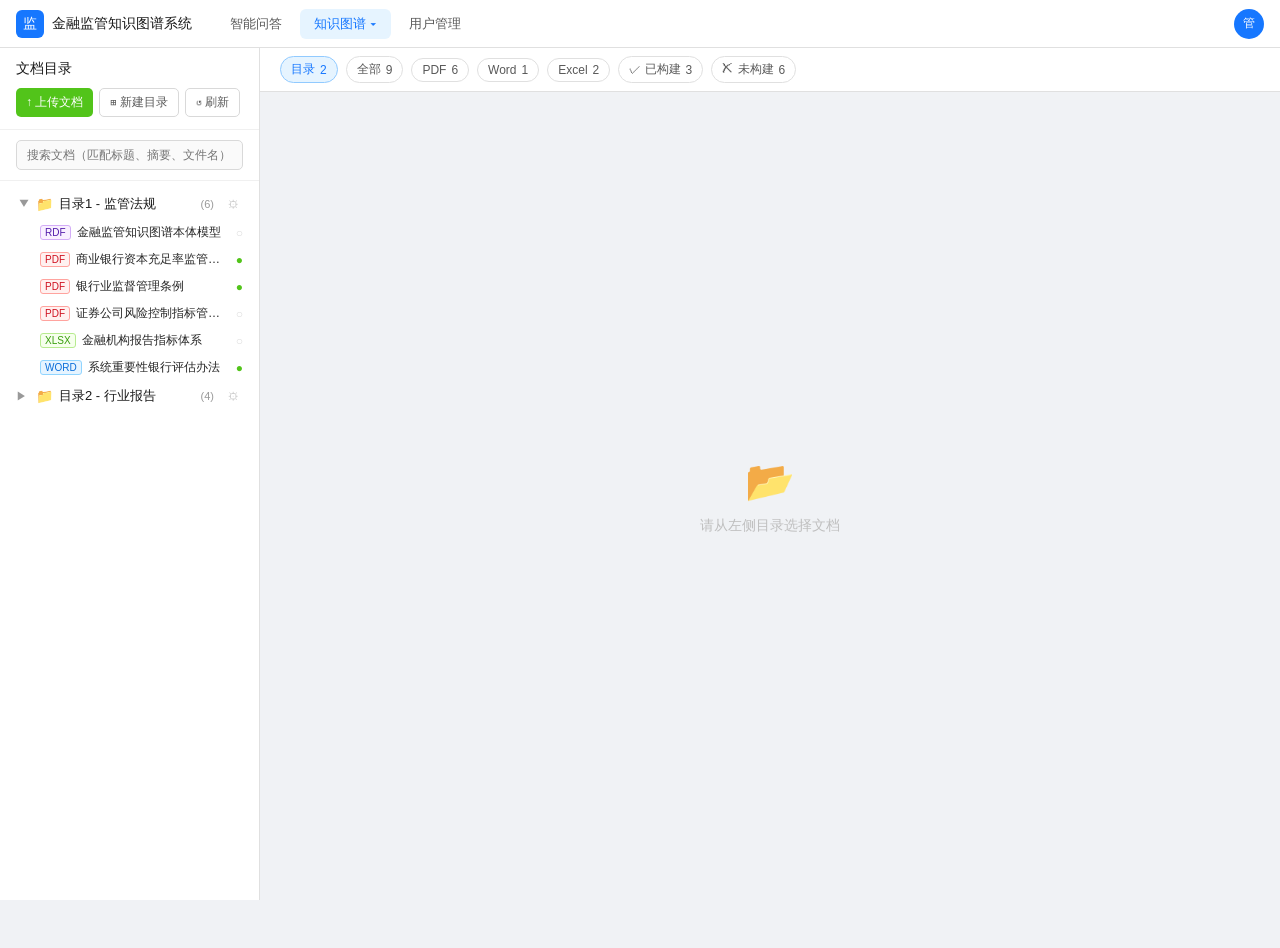
<file: kg-system/index.html>
<!DOCTYPE html>
<html lang="zh-CN">
<head>
<meta charset="UTF-8">
<meta name="viewport" content="width=device-width, initial-scale=1.0">
<title>金融监管知识图谱系统</title>
<style>
*{margin:0;padding:0;box-sizing:border-box}
body{font-family:-apple-system,BlinkMacSystemFont,'Segoe UI','PingFang SC','Microsoft YaHei',sans-serif;font-size:13px;color:#1a1a1a;background:#f0f2f5;height:100vh;overflow:hidden}
/* Top Nav */
.topnav{display:flex;align-items:center;height:48px;background:#fff;border-bottom:0.5px solid #e0e0e0;padding:0 16px;gap:4px;position:fixed;top:0;left:0;right:0;z-index:100}
.topnav .logo{display:flex;align-items:center;gap:8px;margin-right:20px}
.topnav .logo-icon{width:28px;height:28px;background:#1677ff;border-radius:6px;display:flex;align-items:center;justify-content:center;color:#fff;font-size:14px;font-weight:500}
.topnav .logo-text{font-size:14px;font-weight:500;color:#1a1a1a}
.nav-item{padding:6px 14px;border-radius:6px;cursor:pointer;font-size:13px;color:#595959;white-space:nowrap;transition:background 0.15s}
.nav-item:hover{background:#f5f5f5;color:#1a1a1a}
.nav-item.active{color:#1677ff;background:#e6f4ff}
.nav-item.active.kg{color:#1677ff}
.nav-item{position:relative}
.kg-submenu{position:absolute;top:100%;left:0;background:#fff;border:0.5px solid #e0e0e0;border-radius:6px;box-shadow:0 4px 12px rgba(0,0,0,0.1);padding:4px 0;min-width:140px;display:none;z-index:200;margin-top:4px}
.kg-submenu.show{display:block}
.kg-submenu-item{padding:8px 16px;font-size:13px;color:#595959;cursor:pointer;white-space:nowrap;transition:all 0.15s}
.kg-submenu-item:hover{background:#f0f6ff;color:#1677ff}
.nav-sep{flex:1}
.user-avatar{width:30px;height:30px;border-radius:50%;background:#1677ff;color:#fff;display:flex;align-items:center;justify-content:center;font-size:12px;font-weight:500;cursor:pointer}
/* Layout */
.main-layout{display:flex;height:calc(100vh - 48px);margin-top:48px}
/* Sidebar */
.sidebar{width:260px;background:#fff;border-right:0.5px solid #e0e0e0;display:flex;flex-direction:column;flex-shrink:0}
.sidebar-header{padding:12px 16px;border-bottom:0.5px solid #f0f0f0}
.sidebar-title{font-size:14px;font-weight:500;color:#1a1a1a;margin-bottom:10px}
.sidebar-actions{display:flex;gap:6px}
.btn{display:inline-flex;align-items:center;gap:4px;padding:5px 10px;border-radius:5px;font-size:12px;cursor:pointer;border:none;white-space:nowrap;transition:all 0.15s}
.btn-primary{background:#1677ff;color:#fff}
.btn-primary:hover{background:#0d6efd}
.btn-outline{background:#fff;color:#595959;border:0.5px solid #d9d9d9}
.btn-outline:hover{background:#fafafa;color:#1a1a1a}
.btn-success{background:#52c41a;color:#fff}
.btn-success:hover{background:#49b318}
.btn-danger{background:#ff4d4f;color:#fff}
.btn-danger:hover{background:#e84446}
.btn-warning{background:#fa8c16;color:#fff}
.search-box{padding:10px 16px;border-bottom:0.5px solid #f0f0f0}
.search-input{width:100%;height:30px;border:0.5px solid #d9d9d9;border-radius:5px;padding:0 10px;font-size:12px;color:#595959;outline:none;background:#fafafa}
.search-input:focus{border-color:#1677ff;background:#fff}
.tree-area{flex:1;overflow-y:auto;padding:8px 0}
.tree-dir{cursor:pointer}
.tree-dir-header{display:flex;align-items:center;gap:6px;padding:6px 16px;cursor:pointer;transition:background 0.12s}
.tree-dir-header:hover{background:#f5f5f5}
.tree-arrow{width:14px;color:#999;font-size:11px;transition:transform 0.2s;display:inline-block}
.tree-arrow.open{transform:rotate(90deg)}
.dir-icon{color:#faad14;font-size:14px}
.dir-name{flex:1;font-size:13px;color:#1a1a1a}
.dir-count{font-size:11px;color:#999;padding:0 4px}
.tree-files{padding-left:8px}
.tree-file{display:flex;align-items:center;gap:6px;padding:5px 16px 5px 32px;cursor:pointer;border-radius:0;transition:background 0.12s;position:relative}
.tree-file:hover{background:#f0f6ff}
.tree-file.selected{background:#e6f4ff}
.file-type-badge{font-size:10px;padding:1px 4px;border-radius:3px;font-weight:500;flex-shrink:0}
.badge-pdf{background:#fff1f0;color:#cf1322;border:0.5px solid #ffa39e}
.badge-xlsx{background:#f6ffed;color:#389e0d;border:0.5px solid #b7eb8f}
.badge-word{background:#e6f4ff;color:#096dd9;border:0.5px solid #91d5ff}
.badge-rdf{background:#f9f0ff;color:#531dab;border:0.5px solid #d3adf7}
.file-name{flex:1;font-size:12px;color:#262626;overflow:hidden;text-overflow:ellipsis;white-space:nowrap}
.file-status{width:14px;height:14px;flex-shrink:0}
.status-built{color:#52c41a;font-size:12px}
.status-unbuilt{color:#d9d9d9;font-size:12px}
/* Content area */
.content{flex:1;display:flex;flex-direction:column;overflow:hidden;background:#f0f2f5}
/* Stats bar */
.stats-bar{background:#fff;border-bottom:0.5px solid #e0e0e0;padding:8px 20px;display:flex;align-items:center;gap:8px;flex-shrink:0}
.stat-chip{display:flex;align-items:center;gap:5px;padding:4px 10px;border-radius:16px;font-size:12px;cursor:pointer;border:0.5px solid #e0e0e0;color:#595959;background:#fff;transition:all 0.15s}
.stat-chip:hover{border-color:#1677ff;color:#1677ff}
.stat-chip.active{background:#e6f4ff;border-color:#91caff;color:#1677ff}
.stat-chip .count{font-weight:500}
/* Doc view */
.doc-view{flex:1;overflow:hidden;display:flex;flex-direction:column}
.doc-header{background:#fff;border-bottom:0.5px solid #e0e0e0;padding:12px 20px;flex-shrink:0}
.doc-title-row{display:flex;align-items:center;justify-content:space-between;margin-bottom:8px}
.doc-title{font-size:15px;font-weight:500;color:#1a1a1a}
.doc-actions{display:flex;gap:6px;align-items:center}
.doc-meta-row{display:flex;align-items:center;gap:6px;margin-bottom:8px}
.doc-tag{font-size:11px;padding:2px 7px;border-radius:3px;font-weight:500}
.doc-tag-pdf{background:#fff1f0;color:#cf1322;border:0.5px solid #ffa39e}
.doc-tag-unbuilt{background:#fff;color:#8c8c8c;border:0.5px solid #d9d9d9}
.doc-tag-built{background:#f6ffed;color:#389e0d;border:0.5px solid #b7eb8f}
.doc-info{display:flex;align-items:center;gap:16px;font-size:12px;color:#8c8c8c}
.doc-content-tabs{display:flex;gap:0;border-bottom:0.5px solid #e0e0e0;margin-top:8px}
.doc-tab{padding:6px 14px;font-size:12px;cursor:pointer;color:#8c8c8c;border-bottom:2px solid transparent;margin-bottom:-1px}
.doc-tab.active{color:#1677ff;border-bottom-color:#1677ff;font-weight:500}
.doc-body{flex:1;overflow-y:auto;background:#f8f8f8;display:flex;flex-direction:column}
.pdf-preview{padding:16px;display:flex;gap:16px}
.pdf-thumbs{display:flex;flex-direction:column;gap:8px;width:100px;flex-shrink:0}
.pdf-thumb{background:#fff;border:0.5px solid #e0e0e0;border-radius:4px;overflow:hidden;cursor:pointer;text-align:center}
.pdf-thumb.active{border-color:#1677ff}
.pdf-thumb-img{width:100%;height:72px;background:linear-gradient(135deg,#f0f2f5 0%,#e8eaed 100%);display:flex;align-items:center;justify-content:center;color:#bfbfbf;font-size:10px}
.pdf-thumb-num{font-size:10px;color:#8c8c8c;padding:2px 0}
.pdf-main{flex:1;background:#fff;border:0.5px solid #e0e0e0;border-radius:6px;padding:24px;min-height:400px}
.pdf-content-title{font-size:16px;font-weight:500;text-align:center;margin-bottom:8px;color:#1a1a1a}
.pdf-content-sub{font-size:12px;text-align:center;color:#8c8c8c;margin-bottom:4px}
.pdf-content-inst{font-size:11px;text-align:center;color:#8c8c8c;margin-bottom:16px}
.pdf-content-abs{background:#f8f8f8;border-left:3px solid #1677ff;padding:12px 14px;margin-bottom:12px;font-size:12px;line-height:1.7;color:#434343}
.pdf-content-label{font-size:11px;color:#8c8c8c;font-weight:500;margin-bottom:4px}
.pdf-content-body{font-size:12px;line-height:1.8;color:#434343}
/* Extracted content */
.extract-content{padding:16px}
.extract-header{display:flex;align-items:center;justify-content:space-between;margin-bottom:12px}
.extract-title{font-size:13px;font-weight:500;color:#1a1a1a}
.extract-count{font-size:12px;color:#8c8c8c}
.extract-body{background:#fff;border-radius:6px;border:0.5px solid #e0e0e0;padding:16px;font-size:12px;line-height:1.9;color:#434343}
.extract-body table{width:100%;border-collapse:collapse;margin-top:8px}
.extract-body td,th{border:0.5px solid #e0e0e0;padding:6px 10px;font-size:12px}
.extract-body th{background:#fafafa;font-weight:500}
/* Build modal */
.modal-overlay{position:fixed;top:0;left:0;right:0;bottom:0;background:rgba(0,0,0,0.45);z-index:1000;display:flex;align-items:center;justify-content:center}
.modal{background:#fff;border-radius:10px;width:460px;max-width:90vw;overflow:hidden}
.modal-header{padding:16px 20px;border-bottom:0.5px solid #f0f0f0;display:flex;align-items:center;justify-content:space-between}
.modal-title{font-size:14px;font-weight:500;color:#1a1a1a}
.modal-close{cursor:pointer;color:#8c8c8c;font-size:18px;line-height:1}
.modal-body{padding:20px}
.modal-footer{padding:12px 20px;border-top:0.5px solid #f0f0f0;display:flex;justify-content:flex-end;gap:8px}
.build-option{display:flex;align-items:flex-start;gap:10px;padding:12px 14px;border-radius:8px;border:0.5px solid #e0e0e0;cursor:pointer;margin-bottom:10px;transition:all 0.15s}
.build-option:hover{border-color:#1677ff;background:#f0f6ff}
.build-option.selected{border-color:#1677ff;background:#e6f4ff}
.build-option-radio{width:16px;height:16px;border-radius:50%;border:2px solid #d9d9d9;flex-shrink:0;margin-top:1px;position:relative}
.build-option.selected .build-option-radio{border-color:#1677ff}
.build-option.selected .build-option-radio::after{content:'';position:absolute;top:2px;left:2px;right:2px;bottom:2px;border-radius:50%;background:#1677ff}
.build-option-info .label{font-size:13px;font-weight:500;color:#1a1a1a;margin-bottom:2px}
.build-option-info .desc{font-size:12px;color:#8c8c8c}
/* Progress bar */
.build-progress{background:#f6ffed;border:0.5px solid #b7eb8f;border-radius:8px;padding:14px 16px;margin-bottom:12px}
.progress-title{display:flex;align-items:center;gap:8px;margin-bottom:8px}
.progress-dot{width:8px;height:8px;border-radius:50%;background:#52c41a;animation:pulse 1s infinite}
.progress-dot.warning{background:#fa8c16}
.progress-dot.success{background:#1677ff}
@keyframes pulse{0%,100%{opacity:1}50%{opacity:0.4}}
.progress-label{font-size:13px;font-weight:500;color:#1a1a1a}
.progress-link{font-size:12px;color:#1677ff;cursor:pointer;margin-left:auto}
.progress-bar-wrap{background:#e0e0e0;border-radius:4px;height:6px;margin-bottom:6px;overflow:hidden}
.progress-bar-fill{height:100%;border-radius:4px;background:#52c41a;transition:width 0.5s ease}
.progress-bar-fill.warning{background:#fa8c16}
.progress-bar-fill.success{background:#1677ff}
.progress-pct{font-size:12px;color:#52c41a;text-align:right}
.progress-step{font-size:12px;color:#8c8c8c}
/* KG Management */
.kg-page{flex:1;overflow-y:auto;padding:20px}
.kg-page-header{background:#fff;border-radius:8px;padding:16px 20px;margin-bottom:16px;border:0.5px solid #e0e0e0}
.kg-page-title{font-size:15px;font-weight:500;color:#1a1a1a;margin-bottom:4px}
.kg-page-sub{font-size:12px;color:#8c8c8c}
.kg-header-actions{display:flex;gap:8px;margin-top:12px}
/* Stats cards */
.stats-grid{display:grid;grid-template-columns:repeat(4,1fr);gap:12px;margin-bottom:16px}
.stat-card{background:#fff;border-radius:8px;padding:16px;border:0.5px solid #e0e0e0;text-align:center}
.stat-card .num{font-size:28px;font-weight:500;color:#1677ff;margin-bottom:4px}
.stat-card .lbl{font-size:12px;color:#8c8c8c}
/* Tag cloud */
.tag-section{background:#fff;border-radius:8px;padding:16px 20px;margin-bottom:16px;border:0.5px solid #e0e0e0}
.tag-section-title{font-size:13px;font-weight:500;color:#1a1a1a;margin-bottom:10px}
.tag-cloud{display:flex;flex-wrap:wrap;gap:6px}
.tag-item{display:inline-flex;align-items:center;gap:4px;font-size:12px;padding:3px 8px;border-radius:12px;cursor:pointer;transition:all 0.15s}
/* Node mgmt table */
.table-section{background:#fff;border-radius:8px;padding:0;border:0.5px solid #e0e0e0;overflow:hidden;margin-bottom:16px}
.table-header{display:flex;align-items:center;justify-content:space-between;padding:12px 16px;border-bottom:0.5px solid #f0f0f0}
.table-header-title{font-size:13px;font-weight:500;color:#1a1a1a}
.table-filters{display:flex;gap:8px;align-items:center}
.filter-select{height:28px;border:0.5px solid #d9d9d9;border-radius:5px;padding:0 8px;font-size:12px;color:#595959;outline:none;background:#fff;cursor:pointer}
table.data-table{width:100%;border-collapse:collapse}
table.data-table th{background:#fafafa;font-size:12px;font-weight:500;color:#8c8c8c;padding:8px 14px;text-align:left;border-bottom:0.5px solid #f0f0f0;white-space:nowrap}
table.data-table td{font-size:12px;color:#434343;padding:9px 14px;border-bottom:0.5px solid #f5f5f5}
table.data-table tr:last-child td{border-bottom:none}
table.data-table tr:hover td{background:#fafafe}
.node-dot{display:inline-block;width:8px;height:8px;border-radius:50%;margin-right:5px}
.op-link{color:#1677ff;cursor:pointer;font-size:12px;margin-right:8px}
.op-link:hover{text-decoration:underline}
.op-link.danger{color:#ff4d4f}
/* KG Visualization */
.vis-page{flex:1;overflow:hidden;position:relative}
.vis-toolbar{position:absolute;top:12px;left:50%;transform:translateX(-50%);display:flex;gap:6px;z-index:10;background:#fff;border-radius:20px;padding:5px 10px;border:0.5px solid #e0e0e0}
.vis-tool-btn{padding:4px 10px;border-radius:14px;font-size:12px;cursor:pointer;color:#595959;border:none;background:transparent;transition:all 0.15s}
.vis-tool-btn:hover{background:#f0f0f0;color:#1a1a1a}
.vis-tool-btn.active{background:#e6f4ff;color:#1677ff}
.vis-legend{position:absolute;right:16px;top:140px;background:#fff;border:0.5px solid #e0e0e0;border-radius:8px;padding:12px 14px;z-index:10}
.vis-legend-title{font-size:12px;font-weight:500;color:#1a1a1a;margin-bottom:8px}
.vis-legend-item{display:flex;align-items:center;gap:6px;margin-bottom:5px;font-size:11px;color:#595959;cursor:pointer}
.vis-legend-dot{width:10px;height:10px;border-radius:50%;flex-shrink:0}
.vis-rel-filter-item{display:flex;align-items:center;gap:4px;font-size:12px;color:#595959;cursor:pointer;white-space:nowrap}
.vis-rel-filter-item input[type="checkbox"]{width:14px;height:14px;cursor:pointer;accent-color:#1677ff}
.vis-rel-filter-item.disabled{color:#bfbfbf;opacity:0.6}
.vis-svg{width:100%;height:100%}
.vis-node{cursor:pointer;transition:opacity 0.2s}
.vis-node:hover .node-circle{stroke-width:2.5}
.vis-label{font-size:10px;fill:#1a1a1a;text-anchor:middle;pointer-events:none}
.vis-edge-label{font-size:9px;fill:#8c8c8c}
/* Tabs */
.sub-tabs{display:flex;padding:12px 20px 0;gap:0;background:#fff;border-bottom:0.5px solid #e0e0e0}
.sub-tab{padding:8px 16px;font-size:13px;cursor:pointer;color:#8c8c8c;border-bottom:2px solid transparent;margin-bottom:-1px;transition:all 0.15s}
.sub-tab:hover{color:#1a1a1a}
.sub-tab.active{color:#1677ff;border-bottom-color:#1677ff;font-weight:500}
/* Toast */
.toast{position:fixed;top:64px;left:50%;transform:translateX(-50%);background:#fff;border:0.5px solid #b7eb8f;border-radius:8px;padding:10px 16px;font-size:13px;color:#389e0d;z-index:2000;display:flex;align-items:center;gap:8px;box-shadow:0 4px 12px rgba(0,0,0,0.1)}
.toast.hide{display:none}
/* scrollbar */
::-webkit-scrollbar{width:5px;height:5px}
::-webkit-scrollbar-track{background:transparent}
::-webkit-scrollbar-thumb{background:#e0e0e0;border-radius:3px}
::-webkit-scrollbar-thumb:hover{background:#bfbfbf}
.hidden{display:none!important}
</style>
</head>
<body>

<!-- Top Nav -->
<nav class="topnav">
  <div class="logo">
    <div class="logo-icon">监</div>
    <div class="logo-text">金融监管知识图谱系统</div>
  </div>
  <div class="nav-item" onclick="switchNav('qa')">智能问答</div>
  <div class="nav-item active kg" id="nav-kg" onclick="toggleKgMenu(event)">
    知识图谱 ▾
    <div class="kg-submenu" id="kgSubmenu">
      <div class="kg-submenu-item" onclick="switchNav('kg-docs');event.stopPropagation()">文档管理</div>
      <div class="kg-submenu-item" onclick="switchNav('kg-manage');event.stopPropagation()">图谱管理</div>
      <div class="kg-submenu-item" onclick="switchNav('kg-vis');event.stopPropagation()">图谱可视化</div>
    </div>
  </div>
  <div class="nav-item" onclick="switchNav('user')">用户管理</div>
  <div class="nav-sep"></div>
  <div class="user-avatar">管</div>
</nav>

<!-- Main Layout -->
<div class="main-layout">

  <!-- Sidebar -->
  <div class="sidebar" id="sidebar">
    <div class="sidebar-header">
      <div class="sidebar-title">文档目录</div>
      <div class="sidebar-actions">
        <button class="btn btn-success" onclick="showUpload()">↑ 上传文档</button>
        <button class="btn btn-outline" onclick="showNewDir()">⊞ 新建目录</button>
        <button class="btn btn-outline" onclick="">↺ 刷新</button>
      </div>
    </div>
    <div class="search-box">
      <input class="search-input" placeholder="搜索文档（匹配标题、摘要、文件名）" />
    </div>
    <div class="tree-area" id="treeArea"></div>
  </div>

  <!-- Content -->
  <div class="content" id="mainContent">
    <!-- Stats Bar -->
    <div class="stats-bar" id="statsBar">
      <div class="stat-chip active" onclick="filterType('all')"><span>目录</span><span class="count" id="countDir">2</span></div>
      <div class="stat-chip" onclick="filterType('all')"><span>全部</span><span class="count" id="countAll">9</span></div>
      <div class="stat-chip" onclick="filterType('pdf')"><span>PDF</span><span class="count" id="countPdf">6</span></div>
      <div class="stat-chip" onclick="filterType('word')"><span>Word</span><span class="count" id="countWord">1</span></div>
      <div class="stat-chip" onclick="filterType('excel')"><span>Excel</span><span class="count" id="countExcel">2</span></div>
      <div class="stat-chip" onclick="filterBuilt('built')"><span>✓ 已构建</span><span class="count" id="countBuilt">3</span></div>
      <div class="stat-chip" onclick="filterBuilt('unbuilt')"><span>✗ 未构建</span><span class="count" id="countUnbuilt">6</span></div>
    </div>
    <!-- Doc View placeholder -->
    <div id="docView" class="doc-view">
      <div style="flex:1;display:flex;align-items:center;justify-content:center;color:#bfbfbf;flex-direction:column;gap:12px">
        <div style="font-size:40px">📂</div>
        <div style="font-size:14px">请从左侧目录选择文档</div>
      </div>
    </div>
    <!-- KG Management Page -->
    <div id="kgManagePage" class="hidden" style="flex:1;overflow:hidden;display:flex;flex-direction:column">
      <div class="sub-tabs" id="kgSubTabs" style="display:none">
        <div class="sub-tab active" id="tab-overview" onclick="switchKgTab('overview')">图谱概览</div>
      </div>
      <div class="kg-page" id="kgPageContent"></div>
    </div>
    <!-- KG Visualization Page -->
    <div id="kgVisPage" class="hidden" style="flex:1;overflow:hidden;position:relative;background:#f8f9fc">
      <!-- 标题栏 -->
      <div style="position:absolute;top:0;left:0;right:0;height:48px;background:#fff;border-bottom:0.5px solid #e0e0e0;display:flex;align-items:center;justify-content:space-between;padding:0 20px;z-index:15">
        <div style="font-size:15px;font-weight:500;color:#1a1a1a">金融监管知识图谱可视化</div>
        <div style="display:flex;gap:8px;align-items:center">
          <button class="btn btn-primary" style="font-size:12px;padding:5px 14px" onclick="renderVis()">↺ 刷新图谱</button>
          <button class="btn btn-outline" style="font-size:12px;padding:5px 14px" onclick="resetVisLayout()">⟲ 重置布局</button>
          <button class="btn btn-outline" style="font-size:12px;padding:5px 14px" onclick="showPage('docs');currentTab='kg';renderDocView();setTimeout(()=>renderDocKg(),80)">← 返回</button>
        </div>
      </div>
      <!-- 关系类型过滤 -->
      <div style="position:absolute;top:48px;left:0;right:0;background:#fff;border-bottom:0.5px solid #e0e0e0;padding:10px 20px;z-index:14;display:flex;align-items:flex-start;gap:10px;flex-wrap:wrap">
        <span style="font-size:12px;color:#8c8c8c;white-space:nowrap;margin-top:2px">关系类型过滤:</span>
        <div id="visRelFilter" style="display:flex;gap:8px;flex-wrap:wrap;align-items:center"></div>
      </div>
      <!-- 工具栏 -->
      <div class="vis-toolbar" style="top:96px;flex-wrap:wrap;max-width:90%;justify-content:flex-start">
        <button class="vis-tool-btn active" onclick="switchVisMode('all',this)">全图</button>
        <button class="vis-tool-btn" onclick="switchVisMode('doc',this)">按文档</button>
        <button class="vis-tool-btn" onclick="switchVisMode('type',this)">按类型</button>
        <button class="vis-tool-btn" onclick="switchVisMode('rel',this)">按关系</button>
        <button class="vis-tool-btn" onclick="if(simRef)simRef.stop()">暂停</button>
        <div style="width:1px;height:20px;background:#e0e0e0;margin:0 6px"></div>
        <!-- 布局设置 -->
        <select id="visLayoutSelect" onchange="changeVisLayout(this.value)" style="height:26px;border:0.5px solid #d9d9d9;border-radius:14px;padding:0 10px;font-size:12px;color:#595959;background:#fff;cursor:pointer;outline:none">
          <option value="force">力导向布局</option>
          <option value="circular">圆形布局</option>
          <option value="radial">辐射布局</option>
        </select>
        <!-- 显示数量 -->
        <select id="visLimitSelect" onchange="changeVisLimit(this.value)" style="height:26px;border:0.5px solid #d9d9d9;border-radius:14px;padding:0 10px;font-size:12px;color:#595959;background:#fff;cursor:pointer;outline:none">
          <option value="50">显示50条</option>
          <option value="100" selected>显示100条</option>
          <option value="200">显示200条</option>
          <option value="500">显示500条</option>
          <option value="all">显示全部</option>
        </select>
        <!-- 搜索节点 -->
        <div style="display:flex;align-items:center;gap:4px;background:#f5f5f5;border-radius:14px;padding:0 10px;height:26px">
          <span style="font-size:12px;color:#8c8c8c">🔍</span>
          <input id="visSearchInput" type="text" placeholder="搜索节点" onkeydown="if(event.key==='Enter')searchVisNode()" style="border:none;background:transparent;outline:none;font-size:12px;color:#595959;width:80px">
          <select id="visDepthSelect" onchange="searchVisNode()" style="border:none;background:transparent;outline:none;font-size:11px;color:#8c8c8c;cursor:pointer;padding:0">
            <option value="1">1级</option>
            <option value="2" selected>2级</option>
            <option value="3">3级</option>
          </select>
        </div>
        <button id="visSearchBtn" class="vis-tool-btn" onclick="searchVisNode()" style="background:#e6f4ff;color:#1677ff">查找</button>
      </div>
      <div id="kgLegend" class="vis-legend" style="top:136px"></div>
      <div id="visNodePanel" style="display:none;position:absolute;right:16px;top:136px;width:210px;background:#fff;border:0.5px solid #e0e0e0;border-radius:8px;padding:14px;z-index:20">
        <div style="font-size:12px;font-weight:500;color:#1a1a1a;margin-bottom:10px">节点详情</div>
        <div id="visNodeContent"></div>
        <button onclick="closeVisNodeInfo()" style="margin-top:10px;width:100%;border:0.5px solid #d9d9d9;background:#fff;border-radius:5px;padding:4px;font-size:12px;cursor:pointer;color:#595959">关闭</button>
      </div>
      <svg id="visSvg" class="vis-svg" style="width:100%;height:calc(100% - 96px);margin-top:96px"></svg>
    </div>

    <!-- QA Page -->
    <div id="qaPage" class="hidden" style="flex:1;overflow:hidden;display:flex;flex-direction:column">
      <div style="display:flex;flex:1;overflow:hidden">
        <!-- Left: Sessions -->
        <div style="width:240px;background:#fff;border-right:0.5px solid #e0e0e0;display:flex;flex-direction:column">
          <div style="padding:12px 16px;border-bottom:0.5px solid #f0f0f0;display:flex;align-items:center;justify-content:space-between">
            <span style="font-size:13px;font-weight:500;color:#1a1a1a">会话列表</span>
            <button onclick="qaCreateSession()" style="width:24px;height:24px;border-radius:50%;background:#1677ff;color:#fff;border:none;cursor:pointer;font-size:14px;display:flex;align-items:center;justify-content:center">+</button>
          </div>
          <div id="qaSessionList" style="flex:1;overflow-y:auto;padding:8px"></div>
        </div>
        <!-- Center: Chat -->
        <div style="flex:1;display:flex;flex-direction:column;min-width:0;background:#fff">
          <div style="padding:12px 20px;border-bottom:0.5px solid #f0f0f0;display:flex;align-items:center;justify-content:space-between">
            <span id="qaChatTitle" style="font-size:14px;font-weight:500;color:#1a1a1a">新会话</span>
            <div style="display:flex;gap:8px">
              <button onclick="qaClearSession()" class="btn btn-outline" style="font-size:12px;padding:5px 12px">🗑 清空</button>
              <button onclick="qaExportSession()" class="btn btn-primary" style="font-size:12px;padding:5px 12px">📥 导出</button>
            </div>
          </div>
          <div id="qaMessages" style="flex:1;overflow-y:auto;padding:20px">
            <div id="qaWelcome" style="display:flex;flex-direction:column;align-items:center;justify-content:center;height:100%;text-align:center">
              <div style="width:56px;height:56px;border-radius:50%;background:#e6f4ff;display:flex;align-items:center;justify-content:center;font-size:24px;margin-bottom:16px">🤖</div>
              <div style="font-size:18px;font-weight:500;color:#1a1a1a;margin-bottom:8px">欢迎使用金融监管智能问答系统</div>
              <div style="font-size:14px;color:#8c8c8c;margin-bottom:24px;max-width:400px;line-height:1.6">基于知识图谱和大语言模型，为您提供专业的金融监管知识问答服务</div>
              <div style="width:100%;max-width:500px;display:flex;flex-direction:column;gap:8px;text-align:left">
                <div onclick="qaAsk('商业银行资本充足率的要求是什么？')" style="display:flex;align-items:center;gap:10px;padding:10px 14px;background:#f8f9fc;border-radius:8px;cursor:pointer;border:0.5px solid transparent;transition:all 0.15s" onmouseover="this.style.background='#e6f4ff';this.style.borderColor='#1677ff'" onmouseout="this.style.background='#f8f9fc';this.style.borderColor='transparent'">
                  <span style="font-size:16px">🏦</span>
                  <span style="font-size:14px;color:#1a1a1a">商业银行资本充足率的要求是什么？</span>
                </div>
                <div onclick="qaAsk('流动性风险监管指标有哪些？')" style="display:flex;align-items:center;gap:10px;padding:10px 14px;background:#f8f9fc;border-radius:8px;cursor:pointer;border:0.5px solid transparent;transition:all 0.15s" onmouseover="this.style.background='#e6f4ff';this.style.borderColor='#1677ff'" onmouseout="this.style.background='#f8f9fc';this.style.borderColor='transparent'">
                  <span style="font-size:16px">📊</span>
                  <span style="font-size:14px;color:#1a1a1a">流动性风险监管指标有哪些？</span>
                </div>
                <div onclick="qaAsk('反洗钱合规要求是什么？')" style="display:flex;align-items:center;gap:10px;padding:10px 14px;background:#f8f9fc;border-radius:8px;cursor:pointer;border:0.5px solid transparent;transition:all 0.15s" onmouseover="this.style.background='#e6f4ff';this.style.borderColor='#1677ff'" onmouseout="this.style.background='#f8f9fc';this.style.borderColor='transparent'">
                  <span style="font-size:16px">🔒</span>
                  <span style="font-size:14px;color:#1a1a1a">反洗钱合规要求是什么？</span>
                </div>
                <div onclick="qaAsk('系统重要性银行的附加监管要求？')" style="display:flex;align-items:center;gap:10px;padding:10px 14px;background:#f8f9fc;border-radius:8px;cursor:pointer;border:0.5px solid transparent;transition:all 0.15s" onmouseover="this.style.background='#e6f4ff';this.style.borderColor='#1677ff'" onmouseout="this.style.background='#f8f9fc';this.style.borderColor='transparent'">
                  <span style="font-size:16px">⭐</span>
                  <span style="font-size:14px;color:#1a1a1a">系统重要性银行的附加监管要求？</span>
                </div>
              </div>
            </div>
          </div>
          <div style="padding:12px 20px;border-top:0.5px solid #f0f0f0">
            <div style="display:flex;gap:10px;align-items:flex-end">
              <textarea id="qaInput" style="flex:1;min-height:50px;max-height:100px;border:0.5px solid #d9d9d9;border-radius:8px;padding:10px 12px;font-size:13px;resize:none;outline:none;font-family:inherit;line-height:1.5" placeholder="请输入您的问题..." onkeydown="if(event.key==='Enter'&&!event.shiftKey){event.preventDefault();qaSend()}"></textarea>
              <button id="qaSendBtn" onclick="qaSend()" style="height:50px;padding:0 18px;background:#1677ff;color:#fff;border:none;border-radius:8px;font-size:13px;cursor:pointer">发送</button>
            </div>
          </div>
        </div>
        <!-- Right: Retrieval Panel (hidden initially, shown after search) -->
        <div id="qaRetrievalPanel" style="width:300px;background:#fff;border-left:0.5px solid #e0e0e0;display:none;flex-direction:column;overflow:hidden">
          <div style="padding:12px 16px;border-bottom:0.5px solid #f0f0f0;flex-shrink:0">
            <span style="font-size:13px;font-weight:500;color:#1a1a1a">🔍 检索结果</span>
          </div>
          <!-- 关键词区域 -->
          <div id="qaKeywordsSection" style="padding:12px 16px;border-bottom:0.5px solid #f0f0f0;flex-shrink:0">
            <div style="font-size:11px;color:#8c8c8c;margin-bottom:8px">关键词</div>
            <div id="qaKeywordsList" style="display:flex;flex-wrap:wrap;gap:5px"></div>
          </div>
          <!-- 实体区域 -->
          <div id="qaEntitiesSection" style="padding:12px 16px;border-bottom:0.5px solid #f0f0f0;flex-shrink:0">
            <div style="font-size:11px;color:#8c8c8c;margin-bottom:8px">相关实体</div>
            <div id="qaEntitiesList" style="display:flex;flex-wrap:wrap;gap:5px"></div>
          </div>
          <!-- 图谱可视化区域 -->
          <div style="flex:1;overflow:hidden;position:relative;background:#f8f9fc;display:flex;flex-direction:column;min-height:160px">
            <div style="padding:8px 12px;font-size:11px;color:#8c8c8c;border-bottom:0.5px solid #f0f0f0;flex-shrink:0">知识图谱</div>
            <svg id="qaKgVizSvg" style="flex:1;width:100%;min-height:120px"></svg>
            <div id="qaKgFullscreenBtn" style="display:none;position:absolute;top:32px;right:8px;width:28px;height:28px;border-radius:5px;background:rgba(255,255,255,0.95);border:0.5px solid #e0e0e0;display:flex;align-items:center;justify-content:center;cursor:pointer;font-size:14px;color:#666" onclick="qaOpenFullscreen()">⛶</div>
          </div>
          <!-- 图谱上下文区域 -->
          <div id="qaKgContext" style="display:none;border-top:0.5px solid #f0f0f0;max-height:140px;overflow-y:auto;padding:12px;flex-shrink:0">
            <div style="font-size:11px;font-weight:500;color:#1a1a1a;margin-bottom:8px">📋 图谱上下文</div>
            <div id="qaKgContextList"></div>
          </div>
        </div>
      </div>
    </div>
  </div>
</div>

<!-- Incremental Build Modal -->
<div class="modal-overlay hidden" id="incrementalBuildModal">
  <div class="modal" style="width:500px">
    <div class="modal-header">
      <div class="modal-title">增量构建图谱</div>
      <div class="modal-close" onclick="document.getElementById('incrementalBuildModal').classList.add('hidden')">×</div>
    </div>
    <div class="modal-body">
      <div style="display:flex;align-items:flex-start;gap:14px;background:#f6ffed;border:0.5px solid #b7eb8f;border-radius:8px;padding:14px;margin-bottom:18px">
        <div style="font-size:22px;flex-shrink:0;margin-top:-2px">💡</div>
        <div style="font-size:12px;color:#389e0d;line-height:1.8">
          <strong style="font-size:13px">增量构建说明</strong><br>
          仅对<span style="color:#1a1a1a;font-weight:600">新增或未构建</span>的文档进行图谱构建，已构建的文档将跳过，不会重复处理。
        </div>
      </div>
      <div style="margin-bottom:16px">
        <div style="font-size:12px;color:#8c8c8c;margin-bottom:8px">构建范围</div>
        <div style="display:flex;gap:8px;flex-wrap:wrap" id="incrementalDocList"></div>
      </div>
      <div style="display:flex;align-items:center;justify-content:space-between;padding:10px 14px;background:#f8f9fc;border-radius:6px;font-size:12px;color:#595959">
        <span>待构建文档</span>
        <span id="incrDocCount" style="font-weight:600;color:#1677ff;font-size:14px">0 个</span>
      </div>
    </div>
    <div class="modal-footer">
      <button class="btn btn-outline" onclick="document.getElementById('incrementalBuildModal').classList.add('hidden')">取消</button>
      <button class="btn btn-success" onclick="doIncrementalBuild()">⚡ 开始增量构建</button>
    </div>
  </div>
</div>

<!-- Full Rebuild Modal -->
<div class="modal-overlay hidden" id="fullRebuildModal">
  <div class="modal" style="width:500px">
    <div class="modal-header">
      <div class="modal-title">全量重建图谱</div>
      <div class="modal-close" onclick="document.getElementById('fullRebuildModal').classList.add('hidden')">×</div>
    </div>
    <div class="modal-body">
      <div style="display:flex;align-items:flex-start;gap:14px;background:#fff1f0;border:0.5px solid #ffa39e;border-radius:8px;padding:14px;margin-bottom:18px">
        <div style="font-size:22px;flex-shrink:0;margin-top:-2px">⚠️</div>
        <div style="font-size:12px;color:#cf1322;line-height:1.8">
          <strong style="font-size:13px">全量重建警告</strong><br>
          此操作将<span style="font-weight:600">清空现有图谱数据</span>，然后对<strong>所有文档</strong>重新构建。适合图谱结构需要整体更新时使用。
        </div>
      </div>
      <div style="margin-bottom:14px">
        <div style="font-size:12px;color:#8c8c8c;margin-bottom:8px">当前图谱状态</div>
        <div style="display:grid;grid-template-columns:1fr 1fr;gap:10px">
          <div style="padding:10px 14px;background:#f8f9fc;border-radius:6px;text-align:center">
            <div id="fullRebuildNodeCount" style="font-size:22px;font-weight:700;color:#1677ff">10</div>
            <div style="font-size:11px;color:#8c8c8c">当前节点数</div>
          </div>
          <div style="padding:10px 14px;background:#f8f9fc;border-radius:6px;text-align:center">
            <div id="fullRebuildEdgeCount" style="font-size:22px;font-weight:700;color:#722ed1">10</div>
            <div style="font-size:11px;color:#8c8c8c">当前关系数</div>
          </div>
        </div>
      </div>
      <div style="display:flex;align-items:center;justify-content:space-between;padding:10px 14px;background:#f8f9fc;border-radius:6px;font-size:12px;color:#595959">
        <span>待重建文档</span>
        <span style="font-weight:600;color:#1677ff;font-size:14px" id="fullRebuildDocCount">0 个</span>
      </div>
    </div>
    <div class="modal-footer">
      <button class="btn btn-outline" onclick="document.getElementById('fullRebuildModal').classList.add('hidden')">取消</button>
      <button class="btn btn-primary" onclick="doFullRebuild()">⚡ 开始全量重建</button>
    </div>
  </div>
</div>

<!-- Clear KG Modal -->
<div class="modal-overlay hidden" id="clearKgModal">
  <div class="modal" style="width:420px">
    <div class="modal-header">
      <div class="modal-title">清空知识图谱</div>
      <div class="modal-close" onclick="document.getElementById('clearKgModal').classList.add('hidden')">×</div>
    </div>
    <div class="modal-body">
      <div style="display:flex;align-items:flex-start;gap:14px;background:#fff1f0;border:0.5px solid #ffa39e;border-radius:8px;padding:14px;margin-bottom:16px">
        <div style="font-size:22px;flex-shrink:0;margin-top:-2px">⛔</div>
        <div style="font-size:12px;color:#cf1322;line-height:1.8">
          <strong>危险操作确认</strong><br>
          此操作将永久删除知识图谱中的<strong>所有节点和关系数据</strong>，文档本身不会被删除，但所有图谱构建状态将被重置。
        </div>
      </div>
      <div style="margin-bottom:12px">
        <div style="font-size:12px;color:#8c8c8c;margin-bottom:8px">将清空的数据</div>
        <div style="display:grid;grid-template-columns:1fr 1fr 1fr;gap:8px">
          <div style="padding:8px;background:#f8f9fc;border-radius:6px;text-align:center">
            <div style="font-size:18px;font-weight:700;color:#1677ff" id="clearNodeCount">10</div>
            <div style="font-size:11px;color:#8c8c8c">节点</div>
          </div>
          <div style="padding:8px;background:#f8f9fc;border-radius:6px;text-align:center">
            <div style="font-size:18px;font-weight:700;color:#722ed1" id="clearEdgeCount">10</div>
            <div style="font-size:11px;color:#8c8c8c">关系</div>
          </div>
          <div style="padding:8px;background:#f8f9fc;border-radius:6px;text-align:center">
            <div style="font-size:18px;font-weight:700;color:#cf1322" id="clearDocCount">0</div>
            <div style="font-size:11px;color:#8c8c8c">重置文档</div>
          </div>
        </div>
      </div>
      <div style="padding:10px 14px;background:#fafafa;border-radius:6px;font-size:12px;color:#8c8c8c;text-align:center">
        此操作不可撤销，请确认您了解操作后果
      </div>
    </div>
    <div class="modal-footer">
      <button class="btn btn-outline" onclick="document.getElementById('clearKgModal').classList.add('hidden')">取消</button>
      <button class="btn btn-danger" onclick="doClearKg()">⛔ 确认清空</button>
    </div>
  </div>
</div>

<!-- Build Modal -->
<div class="modal-overlay hidden" id="buildModal">
  <div class="modal">
    <div class="modal-header">
      <div class="modal-title">构建知识图谱</div>
      <div class="modal-close" onclick="closeBuildModal()">×</div>
    </div>
    <div class="modal-body">
      <div style="font-size:12px;color:#8c8c8c;margin-bottom:12px">选择构建范围：</div>
      <div class="build-option selected" id="build-single" onclick="selectBuildOpt('single')">
        <div class="build-option-radio" id="radio-single"></div>
        <div class="build-option-info">
          <div class="label">构建当前文档</div>
          <div class="desc" id="buildDocName">仅对当前选中文档构建知识图谱</div>
        </div>
      </div>
      <div class="build-option" id="build-dir" onclick="selectBuildOpt('dir')">
        <div class="build-option-radio" id="radio-dir"></div>
        <div class="build-option-info">
          <div class="label">按目录构建</div>
          <div class="desc">对当前目录下所有文档批量构建知识图谱</div>
        </div>
      </div>
      <div class="build-option" id="build-all" onclick="selectBuildOpt('all')">
        <div class="build-option-radio" id="radio-all"></div>
        <div class="build-option-info">
          <div class="label">全量构建</div>
          <div class="desc">对所有未构建文档进行全量构建</div>
        </div>
      </div>
    </div>
    <div class="modal-footer">
      <button class="btn btn-outline" onclick="closeBuildModal()">取消</button>
      <button class="btn btn-primary" onclick="startBuild()">开始构建</button>
    </div>
  </div>
</div>

<!-- Edit Doc Modal -->
<div class="modal-overlay hidden" id="editDocModal">
  <div class="modal" style="width:480px">
    <div class="modal-header">
      <div class="modal-title">编辑文档信息</div>
      <div class="modal-close" onclick="document.getElementById('editDocModal').classList.add('hidden')">×</div>
    </div>
    <div class="modal-body">
      <div style="margin-bottom:14px">
        <div style="font-size:12px;color:#8c8c8c;margin-bottom:6px">文档名称</div>
        <input id="editDocName" style="width:100%;height:34px;border:0.5px solid #d9d9d9;border-radius:5px;padding:0 10px;font-size:13px;outline:none;transition:border-color 0.2s" onfocus="this.style.borderColor='#1677ff'" onblur="this.style.borderColor='#d9d9d9'" placeholder="请输入文档名称" />
      </div>
      <div style="margin-bottom:14px">
        <div style="font-size:12px;color:#8c8c8c;margin-bottom:6px">文档摘要</div>
        <textarea id="editDocAbstract" style="width:100%;height:90px;border:0.5px solid #d9d9d9;border-radius:5px;padding:8px 10px;font-size:12px;outline:none;resize:none;line-height:1.7;transition:border-color 0.2s;font-family:inherit" onfocus="this.style.borderColor='#1677ff'" onblur="this.style.borderColor='#d9d9d9'" placeholder="请输入文档摘要（可选）"></textarea>
      </div>
      <div style="display:flex;gap:12px">
        <div style="flex:1">
          <div style="font-size:12px;color:#8c8c8c;margin-bottom:6px">文件类型</div>
          <input id="editDocType" style="width:100%;height:34px;border:0.5px solid #f0f0f0;border-radius:5px;padding:0 10px;font-size:13px;outline:none;background:#f5f5f5;color:#8c8c8c" readonly />
        </div>
        <div style="flex:1">
          <div style="font-size:12px;color:#8c8c8c;margin-bottom:6px">上传者</div>
          <input id="editDocUploader" style="width:100%;height:34px;border:0.5px solid #d9d9d9;border-radius:5px;padding:0 10px;font-size:13px;outline:none;transition:border-color 0.2s" onfocus="this.style.borderColor='#1677ff'" onblur="this.style.borderColor='#d9d9d9'" placeholder="上传者" />
        </div>
      </div>
    </div>
    <div class="modal-footer">
      <button class="btn btn-outline" onclick="document.getElementById('editDocModal').classList.add('hidden')">取消</button>
      <button class="btn btn-primary" onclick="saveEditDoc()">保存</button>
    </div>
  </div>
</div>

<!-- Fullscreen Doc Modal -->
<div class="modal-overlay hidden" id="fullscreenDocModal" style="background:rgba(0,0,0,0.85);z-index:2000">
  <div style="width:85vw;max-width:1000px;height:85vh;background:#fff;border-radius:10px;display:flex;flex-direction:column;overflow:hidden;position:relative">
    <div style="display:flex;align-items:center;justify-content:space-between;padding:14px 20px;border-bottom:0.5px solid #e0e0e0;flex-shrink:0;background:#fff">
      <div style="display:flex;align-items:center;gap:10px">
        <span id="fullscreenDocIcon" style="font-size:20px">📄</span>
        <span id="fullscreenDocTitle" style="font-size:15px;font-weight:500;color:#1a1a1a"></span>
      </div>
      <div style="display:flex;align-items:center;gap:8px">
        <button class="btn btn-outline" style="font-size:12px" onclick="downloadCurrentDoc()">↓ 下载</button>
        <span style="cursor:pointer;color:#8c8c8c;font-size:22px;line-height:1" onclick="document.getElementById('fullscreenDocModal').classList.add('hidden')">×</span>
      </div>
    </div>
    <div id="fullscreenDocBody" style="flex:1;overflow-y:auto;padding:32px 48px;font-size:14px;line-height:1.9;color:#434343"></div>
  </div>
</div>

<!-- Upload Modal -->
<div class="modal-overlay hidden" id="uploadModal">
  <div class="modal">
    <div class="modal-header">
      <div class="modal-title">上传文档</div>
      <div class="modal-close" onclick="document.getElementById('uploadModal').classList.add('hidden')">×</div>
    </div>
    <div class="modal-body">
      <div style="border:1.5px dashed #d9d9d9;border-radius:8px;padding:32px;text-align:center;color:#8c8c8c;cursor:pointer;transition:all 0.15s" onmouseover="this.style.borderColor='#1677ff'" onmouseout="this.style.borderColor='#d9d9d9'">
        <div style="font-size:32px;margin-bottom:8px">📄</div>
        <div style="font-size:13px;color:#1a1a1a;margin-bottom:4px">点击或拖拽文件到此区域上传</div>
        <div style="font-size:12px">支持 RDF、PDF、Word、Excel、TXT 格式，单文件不超过 50MB</div>
      </div>
      <div style="margin-top:12px">
        <div style="font-size:12px;color:#8c8c8c;margin-bottom:6px">上传目录：</div>
        <select class="filter-select" style="width:100%;height:32px" id="uploadDirSelect">
          <option value="1">目录1 - 监管法规</option>
          <option value="2">目录2 - 行业报告</option>
        </select>
      </div>
    </div>
    <div class="modal-footer">
      <button class="btn btn-outline" onclick="document.getElementById('uploadModal').classList.add('hidden')">取消</button>
      <button class="btn btn-primary" onclick="document.getElementById('uploadModal').classList.add('hidden');showToast('文档上传成功')">确认上传</button>
    </div>
  </div>
</div>

<!-- NewDir Modal -->
<div class="modal-overlay hidden" id="newDirModal">
  <div class="modal" style="width:380px">
    <div class="modal-header">
      <div class="modal-title">新建目录</div>
      <div class="modal-close" onclick="document.getElementById('newDirModal').classList.add('hidden')">×</div>
    </div>
    <div class="modal-body">
      <div style="font-size:12px;color:#8c8c8c;margin-bottom:6px">目录名称</div>
      <input style="width:100%;height:32px;border:0.5px solid #d9d9d9;border-radius:5px;padding:0 10px;font-size:13px;outline:none" placeholder="请输入目录名称" id="newDirInput" />
    </div>
    <div class="modal-footer">
      <button class="btn btn-outline" onclick="document.getElementById('newDirModal').classList.add('hidden')">取消</button>
      <button class="btn btn-primary" onclick="createDir()">确认</button>
    </div>
  </div>
</div>

<!-- RenameDir Modal -->
<div class="modal-overlay hidden" id="renameDirModal">
  <div class="modal" style="width:380px">
    <div class="modal-header">
      <div class="modal-title">重命名目录</div>
      <div class="modal-close" onclick="document.getElementById('renameDirModal').classList.add('hidden')">×</div>
    </div>
    <div class="modal-body">
      <input type="hidden" id="renameDirId" />
      <div style="font-size:12px;color:#8c8c8c;margin-bottom:6px">目录名称</div>
      <input style="width:100%;height:32px;border:0.5px solid #d9d9d9;border-radius:5px;padding:0 10px;font-size:13px;outline:none" placeholder="请输入目录名称" id="renameDirInput" />
    </div>
    <div class="modal-footer">
      <button class="btn btn-outline" onclick="document.getElementById('renameDirModal').classList.add('hidden')">取消</button>
      <button class="btn btn-primary" onclick="doRenameDir()">确认</button>
    </div>
  </div>
</div>

<!-- Edit Node Modal -->
<div class="modal-overlay hidden" id="editNodeModal">
  <div class="modal" style="width:420px">
    <div class="modal-header">
      <div class="modal-title">编辑节点</div>
      <div class="modal-close" onclick="document.getElementById('editNodeModal').classList.add('hidden')">×</div>
    </div>
    <div class="modal-body">
      <input type="hidden" id="editNodeId" />
      <div style="margin-bottom:14px">
        <div style="font-size:12px;color:#8c8c8c;margin-bottom:6px">节点名称</div>
        <input id="editNodeName" style="width:100%;height:32px;border:0.5px solid #d9d9d9;border-radius:5px;padding:0 10px;font-size:13px;outline:none;background:#f5f5f5;color:#8c8c8c" readonly />
      </div>
      <div style="margin-bottom:14px">
        <div style="font-size:12px;color:#8c8c8c;margin-bottom:6px">节点类型</div>
        <input id="editNodeType" style="width:100%;height:32px;border:0.5px solid #d9d9d9;border-radius:5px;padding:0 10px;font-size:13px;outline:none;background:#f5f5f5;color:#8c8c8c" readonly />
      </div>
      <div style="margin-bottom:14px">
        <div style="font-size:12px;color:#8c8c8c;margin-bottom:6px">节点描述</div>
        <textarea id="editNodeDesc" style="width:100%;height:80px;border:0.5px solid #d9d9d9;border-radius:5px;padding:8px 10px;font-size:13px;outline:none;resize:none" placeholder="请输入节点描述"></textarea>
      </div>
    </div>
    <div class="modal-footer">
      <button class="btn btn-outline" onclick="document.getElementById('editNodeModal').classList.add('hidden')">取消</button>
      <button class="btn btn-primary" onclick="doEditNode()">保存</button>
    </div>
  </div>
</div>

<!-- Add Triple Modal -->
<div class="modal-overlay hidden" id="addTripleModal">
  <div class="modal" style="width:460px">
    <div class="modal-header">
      <div class="modal-title">新增三元组</div>
      <div class="modal-close" onclick="document.getElementById('addTripleModal').classList.add('hidden')">×</div>
    </div>
    <div class="modal-body">
      <div style="margin-bottom:14px">
        <div style="font-size:12px;color:#8c8c8c;margin-bottom:6px">头实体名称</div>
        <input id="addTripleHeadName" style="width:100%;height:32px;border:0.5px solid #d9d9d9;border-radius:5px;padding:0 10px;font-size:13px;outline:none" placeholder="请输入头实体名称" />
      </div>
      <div style="margin-bottom:14px">
        <div style="font-size:12px;color:#8c8c8c;margin-bottom:6px">头实体类型</div>
        <select id="addTripleHeadType" style="width:100%;height:32px;border:0.5px solid #d9d9d9;border-radius:5px;padding:0 8px;font-size:13px;outline:none;background:#fff;cursor:pointer">
          <option value="">选择类型</option>
          ${Object.keys(nodeColors).map(t=>`<option value="${t}">${t}</option>`).join('')}
        </select>
      </div>
      <div style="margin-bottom:14px">
        <div style="font-size:12px;color:#8c8c8c;margin-bottom:6px">关系类型</div>
        <select id="addTripleRel" style="width:100%;height:32px;border:0.5px solid #d9d9d9;border-radius:5px;padding:0 8px;font-size:13px;outline:none;background:#fff;cursor:pointer">
          <option value="">选择关系</option>
          <option>监管</option><option>颁布</option><option>遵循</option><option>制定</option><option>评估</option>
          <option>包含</option><option>申请</option><option>产生</option><option>面临</option><option>影响</option>
          <option>需满足</option><option>计算方式</option><option>指标</option><option>关联</option>
        </select>
      </div>
      <div style="margin-bottom:14px">
        <div style="font-size:12px;color:#8c8c8c;margin-bottom:6px">尾实体名称</div>
        <input id="addTripleTailName" style="width:100%;height:32px;border:0.5px solid #d9d9d9;border-radius:5px;padding:0 10px;font-size:13px;outline:none" placeholder="请输入尾实体名称" />
      </div>
      <div style="margin-bottom:14px">
        <div style="font-size:12px;color:#8c8c8c;margin-bottom:6px">尾实体类型</div>
        <select id="addTripleTailType" style="width:100%;height:32px;border:0.5px solid #d9d9d9;border-radius:5px;padding:0 8px;font-size:13px;outline:none;background:#fff;cursor:pointer">
          <option value="">选择类型</option>
          ${Object.keys(nodeColors).map(t=>`<option value="${t}">${t}</option>`).join('')}
        </select>
      </div>
    </div>
    <div class="modal-footer">
      <button class="btn btn-outline" onclick="document.getElementById('addTripleModal').classList.add('hidden')">取消</button>
      <button class="btn btn-primary" onclick="doAddTriple()">保存</button>
    </div>
  </div>
</div>

<!-- Edit Triple Modal -->
<div class="modal-overlay hidden" id="editTripleModal">
  <div class="modal" style="width:460px">
    <div class="modal-header">
      <div class="modal-title">编辑三元组</div>
      <div class="modal-close" onclick="document.getElementById('editTripleModal').classList.add('hidden')">×</div>
    </div>
    <div class="modal-body">
      <input type="hidden" id="editTripleIdx" />
      <div style="margin-bottom:14px">
        <div style="font-size:12px;color:#8c8c8c;margin-bottom:6px">头实体名称</div>
        <input id="editTripleHeadName" style="width:100%;height:32px;border:0.5px solid #d9d9d9;border-radius:5px;padding:0 10px;font-size:13px;outline:none" placeholder="请输入头实体名称" />
      </div>
      <div style="margin-bottom:14px">
        <div style="font-size:12px;color:#8c8c8c;margin-bottom:6px">头实体类型</div>
        <select id="editTripleHeadType" style="width:100%;height:32px;border:0.5px solid #d9d9d9;border-radius:5px;padding:0 8px;font-size:13px;outline:none;background:#fff;cursor:pointer">
          <option value="">选择类型</option>
          ${Object.keys(nodeColors).map(t=>`<option value="${t}">${t}</option>`).join('')}
        </select>
      </div>
      <div style="margin-bottom:14px">
        <div style="font-size:12px;color:#8c8c8c;margin-bottom:6px">关系类型</div>
        <select id="editTripleRel" style="width:100%;height:32px;border:0.5px solid #d9d9d9;border-radius:5px;padding:0 8px;font-size:13px;outline:none;background:#fff;cursor:pointer">
          <option value="">选择关系</option>
          <option>监管</option><option>颁布</option><option>遵循</option><option>制定</option><option>评估</option>
          <option>包含</option><option>申请</option><option>产生</option><option>面临</option><option>影响</option>
          <option>需满足</option><option>计算方式</option><option>指标</option><option>关联</option>
        </select>
      </div>
      <div style="margin-bottom:14px">
        <div style="font-size:12px;color:#8c8c8c;margin-bottom:6px">尾实体名称</div>
        <input id="editTripleTailName" style="width:100%;height:32px;border:0.5px solid #d9d9d9;border-radius:5px;padding:0 10px;font-size:13px;outline:none" placeholder="请输入尾实体名称" />
      </div>
      <div style="margin-bottom:14px">
        <div style="font-size:12px;color:#8c8c8c;margin-bottom:6px">尾实体类型</div>
        <select id="editTripleTailType" style="width:100%;height:32px;border:0.5px solid #d9d9d9;border-radius:5px;padding:0 8px;font-size:13px;outline:none;background:#fff;cursor:pointer">
          <option value="">选择类型</option>
          ${Object.keys(nodeColors).map(t=>`<option value="${t}">${t}</option>`).join('')}
        </select>
      </div>
    </div>
    <div class="modal-footer">
      <button class="btn btn-outline" onclick="document.getElementById('editTripleModal').classList.add('hidden')">取消</button>
      <button class="btn btn-primary" onclick="doEditTriple()">保存</button>
    </div>
  </div>
</div>

<!-- Toast -->
<div class="toast hide" id="toast">
  <span style="color:#52c41a">✓</span>
  <span id="toastMsg"></span>
</div>

<script>
// ---- Data ----
const nodeColors = {
  '监管机构':'#1677ff','法规文件':'#f5222d','金融机构':'#52c41a','监管指标':'#fa8c16',
  '风险类别':'#722ed1','处罚事项':'#eb2f96','报告要求':'#13c2c2','合规要求':'#fadb14',
  '监管政策':'#2f54eb','市场主体':'#fa541c'
};

const docs = [
  {id:10,dir:1,name:'金融监管知识图谱本体模型',type:'rdf',built:false,size:'356 KB',chars:4280,uploader:'admin',date:'2026-05-14 16:30',
   abstract:'本RDF文件定义了金融监管领域的本体模型，包含监管机构、金融机构、法规文件、监管指标等核心实体类型及其关系属性。'},
  {id:1,dir:1,name:'商业银行资本充足率监管规定',type:'pdf',built:true,size:'2.34 MB',chars:12580,uploader:'admin',date:'2026-05-10 09:30',
   abstract:'本规定依据《商业银行法》及相关法规，对商业银行资本充足率计算方法、最低要求、监控报告等作出详细规定，旨在强化资本约束，防范系统性金融风险。'},
  {id:2,dir:1,name:'银行业监督管理条例',type:'pdf',built:true,size:'1.87 MB',chars:9430,uploader:'admin',date:'2026-05-10 09:45',
   abstract:'本条例规范银行业金融机构的设立、变更、终止及业务范围，明确银行业监督管理机构的职责权限，强化审慎监管要求。'},
  {id:3,dir:1,name:'证券公司风险控制指标管理办法',type:'pdf',built:false,size:'1.56 MB',chars:8920,uploader:'admin',date:'2026-05-11 14:20',
   abstract:'本办法规定证券公司应当持续符合净资本、净资产与负债等各项风险控制指标要求，建立健全风险控制指标监控体系。'},
  {id:4,dir:1,name:'金融机构报告指标体系',type:'xlsx',built:false,size:'186 KB',chars:3240,uploader:'admin',date:'2026-05-11 14:35',
   abstract:''},
  {id:5,dir:1,name:'系统重要性银行评估办法',type:'word',built:true,size:'892 KB',chars:6780,uploader:'admin',date:'2026-05-12 08:00',
   abstract:'本办法对系统重要性银行的评估方法、附加监管要求及恢复处置计划进行了规定，以强化对系统重要性银行的审慎监管。'},
  {id:6,dir:2,name:'反洗钱监管要求与客户尽职调查',type:'pdf',built:false,size:'1.23 MB',chars:7650,uploader:'admin',date:'2026-05-12 09:10',
   abstract:'本文件梳理金融机构反洗钱义务、客户尽职调查程序、可疑交易报告要求，及违规处罚依据。'},
  {id:7,dir:2,name:'保险公司偿付能力监管规则',type:'pdf',built:false,size:'2.01 MB',chars:11200,uploader:'admin',date:'2026-05-12 09:25',
   abstract:''},
  {id:8,dir:2,name:'金融控股公司监督管理试行办法',type:'pdf',built:false,size:'1.44 MB',chars:8930,uploader:'admin',date:'2026-05-12 09:40',
   abstract:''},
  {id:9,dir:2,name:'监管数据汇总2026Q1',type:'xlsx',built:false,size:'412 KB',chars:5610,uploader:'admin',date:'2026-05-12 10:00',
   abstract:''}
];

const dirs = [
  {id:1,name:'目录1 - 监管法规',open:true},
  {id:2,name:'目录2 - 行业报告',open:false}
];

let currentDoc = null;
let currentTab = 'original';
let buildOpt = 'single';
let kgTab = 'overview';
let kgSubTab = 'nodes'; // 节点管理列表 | 三元组管理 二级tab
let currentPage = 'docs'; // docs | kgManage | kgVis

// ---- Render Tree ----
function renderTree(){
  const area = document.getElementById('treeArea');
  area.innerHTML = '';
  dirs.forEach(dir => {
    const dirDocs = docs.filter(d=>d.dir===dir.id);
    const dirEl = document.createElement('div');
    dirEl.className='tree-dir';
    dirEl.innerHTML=`
      <div class="tree-dir-header" onclick="toggleDir(${dir.id})">
        <span class="tree-arrow ${dir.open?'open':''}" id="arr-${dir.id}">▶</span>
        <span class="dir-icon">📁</span>
        <span class="dir-name" id="dir-name-${dir.id}">${dir.name}</span>
        <span class="dir-count">(${dirDocs.length})</span>
        <span class="dir-actions" style="display:none;gap:4px;align-items:center" id="dir-actions-${dir.id}">
          <span style="font-size:11px;color:#1677ff;cursor:pointer;padding:2px 4px;border-radius:3px" onclick="event.stopPropagation();showUploadToDir(${dir.id})" title="上传文档">↑</span>
          <span style="font-size:11px;color:#fa8c16;cursor:pointer;padding:2px 4px;border-radius:3px" onclick="event.stopPropagation();showRenameDir(${dir.id})" title="重命名">✎</span>
          <span style="font-size:11px;color:#ff4d4f;cursor:pointer;padding:2px 4px;border-radius:3px" onclick="event.stopPropagation();deleteDir(${dir.id})" title="删除目录">🗑</span>
        </span>
        <span style="font-size:11px;color:#bfbfbf;cursor:pointer;padding:0 4px" onclick="event.stopPropagation();showBuildDir(${dir.id})">⚙</span>
      </div>
      <div class="tree-files" id="dir-files-${dir.id}" style="${dir.open?'':'display:none'}">
        ${dirDocs.map(d=>`
          <div class="tree-file ${currentDoc&&currentDoc.id===d.id?'selected':''}" id="file-${d.id}" onclick="selectDoc(${d.id})">
            <span class="file-type-badge badge-${d.type==='pdf'?'pdf':d.type==='xlsx'?'xlsx':d.type==='rdf'?'rdf':'word'}">${d.type.toUpperCase()}</span>
            <span class="file-name">${d.name}</span>
            <span class="${d.built?'status-built':'status-unbuilt'}" title="${d.built?'已构建图谱':'未构建图谱'}">${d.built?'●':'○'}</span>
          </div>`).join('')}
      </div>`;
    // hover show actions
    const header=dirEl.querySelector('.tree-dir-header');
    const actions=dirEl.querySelector('.dir-actions');
    header.addEventListener('mouseenter',()=>{if(actions)actions.style.display='flex';});
    header.addEventListener('mouseleave',()=>{if(actions)actions.style.display='none';});
    area.appendChild(dirEl);
  });
}

function toggleDir(id){
  const dir=dirs.find(d=>d.id===id);
  dir.open=!dir.open;
  document.getElementById('dir-files-'+id).style.display=dir.open?'':'none';
  document.getElementById('arr-'+id).className='tree-arrow'+(dir.open?' open':'');
}

// ---- Select Doc ----
function selectDoc(id){
  currentDoc=docs.find(d=>d.id===id);
  currentTab='original';
  showPage('docs');
  renderDocView();
  renderTree();
}

function renderDocView(){
  const v=document.getElementById('docView');
  if(!currentDoc){v.innerHTML='<div style="flex:1;display:flex;align-items:center;justify-content:center;color:#bfbfbf;flex-direction:column;gap:12px"><div style="font-size:40px">📂</div><div style="font-size:14px">请从左侧目录选择文档</div></div>';return;}
  const d=currentDoc;
  const typeClass=d.type==='pdf'?'doc-tag-pdf':d.type==='xlsx'?'doc-tag-pdf':'doc-tag-pdf';
  const builtTag=d.built?'<span class="doc-tag doc-tag-built">已构建图谱</span>':'<span class="doc-tag doc-tag-unbuilt">未构建图谱</span>';
  v.innerHTML=`
    <div class="doc-header">
      <div class="doc-title-row">
        <div class="doc-title">${d.name}</div>
        <div class="doc-actions">
          <button class="btn btn-success" onclick="openBuildModal()" style="font-size:12px">⚡ 构建知识图谱</button>
          <button class="btn btn-outline" style="font-size:12px" onclick="openEditDocModal()">✎ 编辑</button>
          <button class="btn btn-outline" style="font-size:12px" onclick="downloadCurrentDoc()">↓ 下载</button>
          <button class="btn btn-outline" style="font-size:12px" onclick="openFullscreenDoc()">⛶ 全屏</button>
          <button class="btn btn-danger" style="font-size:12px" onclick="deleteDoc()">删除</button>
          <span style="cursor:pointer;color:#8c8c8c;font-size:18px;margin-left:4px" onclick="currentDoc=null;renderDocView();renderTree()">×</span>
        </div>
      </div>
      <div class="doc-meta-row">
        <span class="doc-tag" style="background:${d.type==='pdf'?'#fff1f0':d.type==='xlsx'?'#f6ffed':d.type==='rdf'?'#f9f0ff':'#e6f4ff'};color:${d.type==='pdf'?'#cf1322':d.type==='xlsx'?'#389e0d':d.type==='rdf'?'#531dab':'#096dd9'};border:0.5px solid ${d.type==='pdf'?'#ffa39e':d.type==='xlsx'?'#b7eb8f':d.type==='rdf'?'#d3adf7':'#91d5ff'}">${d.type.toUpperCase()}</span>
        ${builtTag}
      </div>
      <div class="doc-info">
        <span>文件名：${d.name}.${d.type}</span>
        <span>文件大小：${d.size}</span>
        <span>上传者：${d.uploader}</span>
        <span>上传时间：${d.date}</span>
        <span>提取字数：${d.chars.toLocaleString()} 字</span>
      </div>
      <div class="doc-content-tabs">
        <div class="doc-tab ${currentTab==='original'?'active':''}" onclick="switchDocTab('original')">原文档</div>
        <div class="doc-tab ${currentTab==='extract'?'active':''}" onclick="switchDocTab('extract')">提取内容</div>
        ${d.built?`<div class="doc-tab ${currentTab==='kg'?'active':''}" onclick="switchDocTab('kg')">知识图谱</div>`:''}
      </div>
    </div>
    <div class="doc-body" id="docBody" style="${currentTab==='kg'?'overflow:hidden;flex:1':'overflow-y:auto'}">${renderDocBody()}</div>`;
}

function switchDocTab(tab){
  currentTab=tab;
  renderDocView();
  if(tab==='kg') setTimeout(()=>renderDocKg(),80);
}

function renderDocBody(){
  const d=currentDoc;
  if(currentTab==='original'){
    if(d.type==='xlsx'){
      return `<div style="flex:1;display:flex;align-items:center;justify-content:center;flex-direction:column;gap:12px;padding:60px;color:#8c8c8c">
        <div style="width:56px;height:56px;border-radius:50%;background:#f0f0f0;display:flex;align-items:center;justify-content:center;font-size:24px">ℹ</div>
        <div style="font-size:14px;font-weight:500;color:#1a1a1a">不支持的文件类型</div>
        <div style="font-size:12px;text-align:center">该文件类型暂不支持在线预览。<br>您可以下载文档后查看。</div>
        <button class="btn btn-primary" style="margin-top:8px">↓ 下载文档</button>
      </div>`;
    }
    return `<div class="pdf-preview">
      <div class="pdf-thumbs">
        ${[1,2,3,4,5].map(n=>`<div class="pdf-thumb ${n===1?'active':''}"><div class="pdf-thumb-img">第${n}页</div><div class="pdf-thumb-num">${n}</div></div>`).join('')}
      </div>
      <div class="pdf-main">
        <div class="pdf-content-title">${d.name}</div>
        ${d.abstract?`
        <div style="margin-bottom:16px">
          <div class="pdf-content-label">文档摘要</div>
          <div class="pdf-content-abs">${d.abstract}</div>
        </div>`:''}
        <div class="pdf-content-label">正文节选</div>
        <div class="pdf-content-body">
          本文件依据相关监管法规，对金融机构的合规要求、风险管控措施、信息披露义务进行了系统性规定。
          <br><br>
          第一章 总则<br>
          第一条 为规范金融机构经营行为，防范金融风险，维护金融稳定，依据《中华人民共和国银行业监督管理法》、《中华人民共和国商业银行法》等法律法规，制定本规定。<br>
          <br>
          第二条 本规定适用于在中华人民共和国境内设立的商业银行、政策性银行及其在境内外的分支机构。
        </div>
      </div>
    </div>`;
  }
  if(currentTab==='extract'){
    if(d.type==='xlsx'){
      return `<div class="extract-content">
        <div class="extract-header">
          <div class="extract-title">文档内容</div>
          <div class="extract-count">共 ${d.chars.toLocaleString()} 字</div>
        </div>
        <div class="extract-body">
          <p>=== Sheet: Sheet1 ===</p>
          <p style="margin-top:8px">金融机构监管指标体系 | 指标类别 | 计算公式 | 监管要求 | 备注</p>
          <p>-----------------------------------</p>
          <table>
            <tr><th>指标名称</th><th>指标类别</th><th>计算公式</th><th>监管要求</th><th>适用机构</th></tr>
            <tr><td>资本充足率</td><td>资本类</td><td>资本净额/风险加权资产</td><td>≥10.5%</td><td>商业银行</td></tr>
            <tr><td>核心一级资本充足率</td><td>资本类</td><td>核心一级资本/风险加权资产</td><td>≥7.5%</td><td>商业银行</td></tr>
            <tr><td>流动性覆盖率</td><td>流动性</td><td>优质流动性资产/未来30天净现金流出</td><td>≥100%</td><td>商业银行</td></tr>
            <tr><td>净稳定资金比例</td><td>流动性</td><td>可用稳定资金/所需稳定资金</td><td>≥100%</td><td>商业银行</td></tr>
            <tr><td>不良贷款率</td><td>资产质量</td><td>不良贷款余额/贷款余额</td><td>≤5%</td><td>商业银行</td></tr>
            <tr><td>净资产负债率</td><td>风险控制</td><td>净资产/负债</td><td>≥20%</td><td>证券公司</td></tr>
          </table>
        </div>
      </div>`;
    }
    return `<div class="extract-content">
      <div class="extract-header">
        <div class="extract-title">文档内容</div>
        <div class="extract-count">共 ${d.chars.toLocaleString()} 字</div>
      </div>
      <div class="extract-body">
        <p><strong>${d.name}</strong></p>
        <p style="margin-top:8px;color:#8c8c8c">提取时间：${d.date} &nbsp;|&nbsp; 提取字数：${d.chars.toLocaleString()} 字</p>
        ${d.abstract?`<p style="margin-top:12px;background:#f8f8f8;padding:10px;border-radius:6px;line-height:1.8">${d.abstract}</p>`:''}
        <p style="margin-top:12px;line-height:1.9">
          第一章 总则<br>
          第一条 为规范金融监管工作，保护金融消费者合法权益，防范和化解金融风险，维护金融稳定，根据相关法律法规，制定本规定。<br><br>
          第二条 本规定所称监管指标，是指用于衡量金融机构稳健经营状况、流动性风险、信用风险、操作风险等各类风险的定量标准。金融监管机构依据本规定对金融机构实施持续性监测与评估。<br><br>
          第三条 金融机构应当按照本规定要求，建立健全内部风险控制体系，确保各项监管指标持续达标，并按规定向监管部门报告。
        </p>
      </div>
    </div>`;
  }
  if(currentTab==='kg'){
    return `<div style="height:100%;display:flex;flex-direction:column;overflow:hidden">
      <div style="display:flex;align-items:center;justify-content:space-between;padding:10px 16px;border-bottom:0.5px solid #f0f0f0;flex-shrink:0;background:#fff">
        <div style="font-size:13px;font-weight:500;color:#1a1a1a">知识图谱 — ${d.name}</div>
        <div style="display:flex;gap:6px;align-items:center">
          <span style="font-size:12px;color:#8c8c8c">节点：<b id="kgNodeCount">-</b>&nbsp; 关系：<b id="kgEdgeCount">-</b></span>
          <button class="btn btn-outline" style="font-size:12px" onclick="showPage('kgVis');renderVis()">⛶ 全屏查看</button>
        </div>
      </div>
      <div style="flex:1;position:relative;overflow:hidden;background:#f8f9fc" id="kgContainer">
        <svg id="docKgSvg" style="width:100%;height:100%;cursor:grab"></svg>
        <div id="nodeInfoPanel" style="display:none;position:absolute;right:12px;top:12px;width:200px;background:#fff;border:0.5px solid #e0e0e0;border-radius:8px;padding:14px;z-index:20">
          <div style="font-size:12px;font-weight:500;color:#1a1a1a;margin-bottom:10px">节点详情</div>
          <div id="nodeInfoContent"></div>
          <button onclick="closeNodeInfo()" style="margin-top:10px;width:100%;border:0.5px solid #d9d9d9;background:#fff;border-radius:5px;padding:4px;font-size:12px;cursor:pointer;color:#595959">关闭</button>
        </div>
      </div>
    </div>`;
  }
  return '';
}

// ---- KG 增/全量/清空构建 ----
function openIncrementalBuild(){
  const unbuilt = docs.filter(d => !d.built);
  document.getElementById('incrDocCount').textContent = unbuilt.length + ' 个';
  const list = document.getElementById('incrementalDocList');
  if(unbuilt.length === 0){
    list.innerHTML = '<div style="font-size:12px;color:#8c8c8c;padding:8px 0">所有文档已构建完成，无需增量构建。</div>';
  } else {
    list.innerHTML = unbuilt.map(d => {
      const color = {pdf:'#cf1322',xlsx:'#389e0d',word:'#096dd9',rdf:'#531dab'}[d.type] || '#1677ff';
      return `<span style="padding:4px 10px;background:#f8f9fc;border:0.5px solid #e8e8e8;border-radius:14px;font-size:12px;color:#434343">${d.name}</span>`;
    }).join('');
  }
  document.getElementById('incrementalBuildModal').classList.remove('hidden');
}
function doIncrementalBuild(){
  const unbuilt = docs.filter(d => !d.built);
  document.getElementById('incrementalBuildModal').classList.add('hidden');
  showBuildProgress('incremental', unbuilt.length);
}
function openFullRebuild(){
  document.getElementById('fullRebuildNodeCount').textContent = nodeData.length;
  document.getElementById('fullRebuildEdgeCount').textContent = tripleData.length;
  document.getElementById('fullRebuildDocCount').textContent = docs.length + ' 个';
  document.getElementById('fullRebuildModal').classList.remove('hidden');
}
function doFullRebuild(){
  document.getElementById('fullRebuildModal').classList.add('hidden');
  showBuildProgress('full', docs.length);
}
function openClearKg(){
  document.getElementById('clearNodeCount').textContent = nodeData.length;
  document.getElementById('clearEdgeCount').textContent = tripleData.length;
  const unbuiltCount = docs.filter(d => d.built).length;
  document.getElementById('clearDocCount').textContent = unbuiltCount;
  document.getElementById('clearKgModal').classList.remove('hidden');
}
function doClearKg(){
  nodeData.splice(0, nodeData.length);
  tripleData.splice(0, tripleData.length);
  docs.forEach(d => d.built = false);
  document.getElementById('clearKgModal').classList.add('hidden');
  renderTree();
  renderKgManage();
  renderVis();
  showToast('知识图谱已清空，所有文档构建状态已重置');
}

// ---- Build Modal ----
function openBuildModal(){
  if(currentDoc){
    document.getElementById('buildDocName').textContent='当前文档：'+currentDoc.name;
  }
  document.getElementById('buildModal').classList.remove('hidden');
}
function closeBuildModal(){document.getElementById('buildModal').classList.add('hidden')}
function selectBuildOpt(opt){
  buildOpt=opt;
  ['single','dir','all'].forEach(o=>{
    document.getElementById('build-'+o).className='build-option'+(o===opt?' selected':'');
  });
}
function startBuild(){
  let count = 0;
  let label = '';
  if(buildOpt==='single'){
    count = 1;
    label = currentDoc ? currentDoc.name : '当前文档';
  } else if(buildOpt==='dir'){
    const dirId = currentDoc ? currentDoc.dir : 1;
    count = docs.filter(d=>d.dir===dirId&&!d.built).length;
    label = `目录${dirId}未构建文档`;
  } else {
    count = docs.filter(d=>!d.built).length;
    label = '所有未构建文档';
  }
  if(count===0){ showToast('没有需要构建的文档'); closeBuildModal(); return; }
  closeBuildModal();
  showBuildProgress('single', count, label);
}

// ---- Build Progress ----
function showBuildProgress(mode, count, label){
  let modeLabel = {incremental:'增量构建',full:'全量重建',single:'文档构建'}[mode] || '构建';
  let stepLabels = {
    incremental:[
      {pct:10,label:'扫描新增文档...'},
      {pct:25,label:'提取实体与关系...'},
      {pct:50,label:'增量写入图数据库...'},
      {pct:75,label:'更新索引与统计...'},
      {pct:90,label:'校验数据完整性...'},
      {pct:100,label:'增量构建完成！'}
    ],
    full:[
      {pct:10,label:'清空现有图谱...'},
      {pct:20,label:'加载所有文档...'},
      {pct:35,label:'批量提取实体...'},
      {pct:55,label:'批量抽取三元组...'},
      {pct:75,label:'写入图数据库...'},
      {pct:88,label:'创建索引与约束...'},
      {pct:95,label:'验证数据一致性...'},
      {pct:100,label:'全量重建完成！'}
    ],
    single:[
      {pct:15,label:'分析文档结构...'},
      {pct:30,label:'识别金融实体...'},
      {pct:50,label:'抽取三元组关系...'},
      {pct:70,label:'构建本体映射...'},
      {pct:85,label:'创建约束和索引...'},
      {pct:95,label:'写入图数据库...'},
      {pct:100,label:'构建完成！'}
    ]
  };
  const steps = stepLabels[mode] || stepLabels.single;
  const bar=document.getElementById('statsBar');
  bar.innerHTML=`<div class="build-progress" style="flex:1">
    <div class="progress-title">
      <div class="progress-dot ${mode==='full'?'warning':mode==='incremental'?'success':''}"></div>
      <div class="progress-label">${modeLabel}中（${count}个文档）</div>
      <div class="progress-link" onclick="hideBuildProgress()">收起</div>
    </div>
    <div class="progress-bar-wrap"><div class="progress-bar-fill ${mode==='full'?'warning':mode==='incremental'?'success':''}" id="progFill" style="width:0%"></div></div>
    <div style="display:flex;justify-content:space-between">
      <div class="progress-step" id="progStep">准备开始...</div>
      <div class="progress-pct" id="progPct">0%</div>
    </div>
  </div>`;

  let i=0;
  const iv=setInterval(()=>{
    if(i>=steps.length){
      clearInterval(iv);
      // 完成后更新状态
      if(mode==='incremental'||mode==='single'){
        const toMark = mode==='single' ? (currentDoc?[currentDoc]:docs.filter(d=>!d.built).slice(0,count)) : docs.filter(d=>!d.built);
        toMark.forEach(d=>d.built=true);
        // 追加模拟图谱数据
        appendMockKgData(toMark.length);
      } else       if(mode==='full'){
        nodeData.splice(0, nodeData.length);
        tripleData.splice(0, tripleData.length);
        docs.forEach(d=>d.built=true);
        appendMockKgData(docs.length, true);
      }
      renderTree();
      renderKgManage();
      renderVis();
      setTimeout(()=>{
        restoreStatsBar();
        if(currentDoc)currentDoc.built=true;
        renderDocView();
        const tip = mode==='full' ? `全量重建完成！共处理 ${count} 个文档，生成 ${nodeData.length} 个节点、${tripleData.length} 个关系` :
                     mode==='incremental' ? `增量构建完成！处理 ${count} 个文档，新增 45 个节点` :
                     `构建完成！提取 45 个三元组，创建 22 个节点、23 个关系`;
        showToast(tip);
      },400);
      return;
    }
    const s=steps[i++];
    document.getElementById('progFill').style.width=s.pct+'%';
    document.getElementById('progPct').textContent=s.pct+'%';
    document.getElementById('progStep').textContent=s.label;
  },900);
}
function appendMockKgData(docCount, isFull){
  const prefix = isFull ? '' : '';
  const startId = nodeData.length + 1;
  const newNodes = [
    {name:'信用风险',type:'风险类别'},
    {name:'操作风险',type:'风险类别'},
    {name:'市场风险',type:'风险类别'},
    {name:'杠杆率',type:'监管指标'},
    {name:'拨备覆盖率',type:'监管指标'},
    {name:'关联交易',type:'合规要求'},
    {name:'信息披露',type:'合规要求'},
    {name:'现场检查',type:'监管要求'},
    {name:'非现场监管',type:'监管要求'},
    {name:'行政处罚',type:'处罚事项'},
    {name:'整改要求',type:'合规要求'},
    {name:'资本规划',type:'合规要求'}
  ];
  const newTriples = [
    {s:'商业银行',p:'面临',o:'信用风险'},
    {s:'商业银行',p:'面临',o:'操作风险'},
    {s:'商业银行',p:'面临',o:'市场风险'},
    {s:'资本充足率',p:'监管要求',o:'≥10.5%'},
    {s:'杠杆率',p:'监管要求',o:'≥4%'},
    {s:'拨备覆盖率',p:'监管要求',o:'≥150%'},
    {s:'中国银保监会',p:'实施',o:'现场检查'},
    {s:'中国银保监会',p:'实施',o:'非现场监管'},
    {s:'中国银保监会',p:'发出',o:'行政处罚'},
    {s:'金融机构',p:'需遵守',o:'信息披露'}
  ];
  const typeMap = {
    '信用风险':'风险类别','操作风险':'风险类别','市场风险':'风险类别',
    '杠杆率':'监管指标','拨备覆盖率':'监管指标',
    '关联交易':'合规要求','信息披露':'合规要求','整改要求':'合规要求','资本规划':'合规要求',
    '现场检查':'监管要求','非现场监管':'监管要求',
    '行政处罚':'处罚事项'
  };
  const nodeColor = {
    '监管机构':'#1677ff','法规文件':'#f5222d','金融机构':'#52c41a',
    '监管指标':'#fa8c16','风险类别':'#722ed1','合规要求':'#fadb14',
    '处罚事项':'#eb2f96','监管要求':'#13c2c2'
  };
  newNodes.slice(0, Math.min(docCount + 3, newNodes.length)).forEach((n, idx) => {
    nodeData.push({id: startId + idx, name: n.name, type: n.type, rels: 2, triples: 3, source: '批量构建'});
  });
  newTriples.slice(0, Math.min(docCount + 2, newTriples.length)).forEach(t => {
    tripleData.push({s:t.s, sType:typeMap[t.s]||'金融机构', p:t.p, o:t.o, oType:typeMap[t.o]||'合规要求', conf:0.93, source:'批量构建'});
  });
}
function hideBuildProgress(){restoreStatsBar()}
function restoreStatsBar(){
  const builtCount = docs.filter(d=>d.built).length;
  const unbuiltCount = docs.length - builtCount;
  document.getElementById('statsBar').innerHTML=`
    <div class="stat-chip active"><span>目录</span><span class="count">2</span></div>
    <div class="stat-chip"><span>全部</span><span class="count">${docs.length}</span></div>
    <div class="stat-chip"><span>PDF</span><span class="count">${docs.filter(d=>d.type==='pdf').length}</span></div>
    <div class="stat-chip"><span>RDF</span><span class="count">${docs.filter(d=>d.type==='rdf').length}</span></div>
    <div class="stat-chip"><span>Word</span><span class="count">${docs.filter(d=>d.type==='word').length}</span></div>
    <div class="stat-chip"><span>Excel</span><span class="count">${docs.filter(d=>d.type==='xlsx').length}</span></div>
    <div class="stat-chip"><span>✓ 已构建</span><span class="count" id="countBuilt">${builtCount}</span></div>
    <div class="stat-chip"><span>✗ 未构建</span><span class="count" id="countUnbuilt">${unbuiltCount}</span></div>`;
}

// ---- Page Switch ----
function showPage(page){
  if(simRef){simRef.stop();simRef=null;}
  currentPage=page;
  // 文档目录树仅在 docs 页面显示
  document.getElementById('sidebar').style.display=(page==='docs')?'flex':'none';
  // statsBar 仅在 docs 页面显示
  document.getElementById('statsBar').style.display=(page!=='docs')?'none':'flex';
  document.getElementById('docView').style.display=(page==='docs')?'flex':'none';
  const kgManage=document.getElementById('kgManagePage');
  kgManage.style.display=(page==='kgManage')?'flex':'none';
  kgManage.className=(page==='kgManage')?'':'hidden';
  const kgVisPage=document.getElementById('kgVisPage');
  kgVisPage.className=(page==='kgVis')?'':'hidden';
  kgVisPage.style.display=(page==='kgVis')?'flex':'none';
  const subTabs=document.getElementById('kgSubTabs');
  if(subTabs)subTabs.style.display=(page==='kgManage')?'flex':'none';
  // QA Page
  const qaPage=document.getElementById('qaPage');
  qaPage.className=(page==='qa')?'':'hidden';
  qaPage.style.display=(page==='qa')?'flex':'none';
  if(page==='kgManage'){kgTab='overview';switchKgTab('overview');}
  if(page==='kgVis'){if(Object.keys(visRelFilters).length===0)KG_EDGES.forEach(e=>visRelFilters[e.r]=true);setTimeout(renderVis,80);}
  if(page==='qa'){qaInit();}
}

function toggleKgMenu(ev){
  ev.stopPropagation();
  document.getElementById('kgSubmenu').classList.toggle('show');
}
document.addEventListener('click',function(){document.getElementById('kgSubmenu').classList.remove('show');});

function switchNav(p){
  document.querySelectorAll('.nav-item').forEach(n=>n.classList.remove('active'));
  if(p==='kg-docs'){
    document.getElementById('nav-kg').classList.add('active');
    showPage('docs');
  } else if(p==='kg-manage'){
    document.getElementById('nav-kg').classList.add('active');
    showPage('kgManage');
  } else if(p==='kg-vis'){
    document.getElementById('nav-kg').classList.add('active');
    showPage('kgVis');
  } else if(p==='user'){
    showPage('docs');
    showToast('功能开发中，敬请期待');
  } else if(p==='qa'){
    // 智能问答页面
    document.querySelector('.nav-item[onclick*="qa"]').classList.add('active');
    showPage('qa');
  }
}

// ---- KG Manage ----
const nodeData=[
  {id:1,name:'中国人民银行',type:'监管机构',rels:8,triples:12,source:'商业银行资本充足率监管规定'},
  {id:2,name:'资本充足率',type:'监管指标',rels:5,triples:7,source:'商业银行资本充足率监管规定'},
  {id:3,name:'商业银行',type:'金融机构',rels:11,triples:18,source:'银行业监督管理条例'},
  {id:4,name:'流动性覆盖率',type:'监管指标',rels:4,triples:6,source:'商业银行资本充足率监管规定'},
  {id:5,name:'巴塞尔协议III',type:'法规文件',rels:6,triples:9,source:'商业银行资本充足率监管规定'},
  {id:6,name:'净稳定资金比例',type:'监管指标',rels:3,triples:5,source:'金融机构报告指标体系'},
  {id:7,name:'不良贷款',type:'风险类别',rels:5,triples:8,source:'银行业监督管理条例'},
  {id:8,name:'系统重要性银行',type:'金融机构',rels:7,triples:10,source:'系统重要性银行评估办法'},
  {id:9,name:'附加资本要求',type:'合规要求',rels:4,triples:6,source:'系统重要性银行评估办法'},
  {id:10,name:'中国银保监会',type:'监管机构',rels:9,triples:14,source:'银行业监督管理条例'}
];
const tripleData=[
  {s:'中国人民银行',sType:'监管机构',p:'监管',o:'商业银行',oType:'金融机构',conf:0.97,source:'银行业监督管理条例'},
  {s:'商业银行',sType:'金融机构',p:'遵循',o:'巴塞尔协议III',oType:'法规文件',conf:0.95,source:'商业银行资本充足率监管规定'},
  {s:'资本充足率',sType:'监管指标',p:'监管要求',o:'≥10.5%',oType:'监管指标',conf:0.99,source:'商业银行资本充足率监管规定'},
  {s:'系统重要性银行',sType:'金融机构',p:'需满足',o:'附加资本要求',oType:'合规要求',conf:0.96,source:'系统重要性银行评估办法'},
  {s:'流动性覆盖率',sType:'监管指标',p:'计算方式',o:'优质流动资产/30天净现金流出',oType:'监管指标',conf:0.98,source:'金融机构报告指标体系'},
  {s:'商业银行',sType:'金融机构',p:'面临',o:'不良贷款',oType:'风险类别',conf:0.92,source:'银行业监督管理条例'},
  {s:'中国银保监会',sType:'监管机构',p:'颁布',o:'商业银行资本充足率监管规定',oType:'法规文件',conf:0.99,source:'商业银行资本充足率监管规定'},
  {s:'净稳定资金比例',sType:'监管指标',p:'监管要求',o:'≥100%',oType:'监管指标',conf:0.98,source:'金融机构报告指标体系'},
  {s:'不良贷款',sType:'风险类别',p:'指标',o:'不良贷款率≤5%',oType:'监管指标',conf:0.94,source:'银行业监督管理条例'},
  {s:'中国人民银行',sType:'监管机构',p:'制定',o:'净稳定资金比例',oType:'监管指标',conf:0.95,source:'金融机构报告指标体系'}
];

function renderKgManage(){
  const content=document.getElementById('kgPageContent');
  if(!content)return;
  if(kgTab==='overview'){
    content.innerHTML=`
      <div class="kg-page-header">
        <div style="display:flex;align-items:flex-start;justify-content:space-between">
          <div>
            <div class="kg-page-title">知识图谱管理</div>
            <div class="kg-page-sub">管理金融监管知识图谱，同步文档数据到图数据库</div>
          </div>
          <div style="display:flex;gap:8px">
            <button class="btn btn-success" onclick="openIncrementalBuild()">⊕ 增量构建图谱</button>
            <button class="btn btn-primary" onclick="openFullRebuild()">↺ 全量重建图谱</button>
            <button class="btn btn-danger" onclick="openClearKg()">⊖ 清空图谱</button>
            <button class="btn btn-outline" onclick="renderKgManage()">↺ 刷新统计</button>
          </div>
        </div>
      </div>
      <div class="stats-grid">
        <div class="stat-card"><div class="num">128</div><div class="lbl">节点总数</div></div>
        <div class="stat-card"><div class="num">247</div><div class="lbl">关系总数</div></div>
        <div class="stat-card" style="cursor:pointer"><div class="num" style="font-size:22px">10/18</div><div class="lbl">节点类型数</div></div>
        <div class="stat-card" style="cursor:pointer"><div class="num" style="font-size:22px">15/23</div><div class="lbl">关系类型数</div></div>
      </div>
      <div class="tag-section">
        <div class="tag-section-title">节点类型</div>
        <div class="tag-cloud">
          <span class="tag-item" style="background:#1677ff22;color:#1677ff;border:0.5px solid #1677ff55"><span style="display:inline-block;width:8px;height:8px;border-radius:50%;background:#1677ff;margin-right:4px"></span>监管机构 <span style="background:#1677ff;color:#fff;padding:1px 5px;border-radius:8px;font-size:10px">8</span></span>
          <span class="tag-item" style="background:#f5222d22;color:#f5222d;border:0.5px solid #f5222d55"><span style="display:inline-block;width:8px;height:8px;border-radius:50%;background:#f5222d;margin-right:4px"></span>法规文件 <span style="background:#f5222d;color:#fff;padding:1px 5px;border-radius:8px;font-size:10px">3</span></span>
          <span class="tag-item" style="background:#52c41a22;color:#52c41a;border:0.5px solid #52c41a55"><span style="display:inline-block;width:8px;height:8px;border-radius:50%;background:#52c41a;margin-right:4px"></span>金融机构 <span style="background:#52c41a;color:#fff;padding:1px 5px;border-radius:8px;font-size:10px">14</span></span>
          <span class="tag-item" style="background:#fa8c1622;color:#fa8c16;border:0.5px solid #fa8c1655"><span style="display:inline-block;width:8px;height:8px;border-radius:50%;background:#fa8c16;margin-right:4px"></span>监管指标 <span style="background:#fa8c16;color:#fff;padding:1px 5px;border-radius:8px;font-size:10px">12</span></span>
          <span class="tag-item" style="background:#722ed122;color:#722ed1;border:0.5px solid #722ed155"><span style="display:inline-block;width:8px;height:8px;border-radius:50%;background:#722ed1;margin-right:4px"></span>风险类别 <span style="background:#722ed1;color:#fff;padding:1px 5px;border-radius:8px;font-size:10px">7</span></span>
          <span class="tag-item" style="background:#eb2f9622;color:#eb2f96;border:0.5px solid #eb2f9655"><span style="display:inline-block;width:8px;height:8px;border-radius:50%;background:#eb2f96;margin-right:4px"></span>处罚事项 <span style="background:#eb2f96;color:#fff;padding:1px 5px;border-radius:8px;font-size:10px">5</span></span>
          <span class="tag-item" style="background:#13c2c222;color:#13c2c2;border:0.5px solid #13c2c255"><span style="display:inline-block;width:8px;height:8px;border-radius:50%;background:#13c2c2;margin-right:4px"></span>报告要求 <span style="background:#13c2c2;color:#fff;padding:1px 5px;border-radius:8px;font-size:10px">9</span></span>
          <span class="tag-item" style="background:#fadb1422;color:#d48806;border:0.5px solid #fadb1455"><span style="display:inline-block;width:8px;height:8px;border-radius:50%;background:#fadb14;margin-right:4px"></span>合规要求 <span style="background:#d48806;color:#fff;padding:1px 5px;border-radius:8px;font-size:10px">6</span></span>
        </div>
      </div>
      <div class="tag-section">
        <div class="tag-section-title">关系类型</div>
        <div class="tag-cloud">
          <span class="tag-item" style="background:#f0f0f0;color:#595959;border:0.5px solid #d9d9d9">监管(18)</span>
          <span class="tag-item" style="background:#f0f0f0;color:#595959;border:0.5px solid #d9d9d9">颁布(12)</span>
          <span class="tag-item" style="background:#f0f0f0;color:#595959;border:0.5px solid #d9d9d9">遵循(15)</span>
          <span class="tag-item" style="background:#f0f0f0;color:#595959;border:0.5px solid #d9d9d9">计算方式(8)</span>
          <span class="tag-item" style="background:#f0f0f0;color:#595959;border:0.5px solid #d9d9d9">适用于(11)</span>
          <span class="tag-item" style="background:#f0f0f0;color:#595959;border:0.5px solid #d9d9d9">包含(9)</span>
          <span class="tag-item" style="background:#f0f0f0;color:#595959;border:0.5px solid #d9d9d9">评估(7)</span>
          <span class="tag-item" style="background:#f0f0f0;color:#595959;border:0.5px solid #d9d9d9">报告(13)</span>
          <span class="tag-item" style="background:#f0f0f0;color:#595959;border:0.5px solid #d9d9d9">制定(10)</span>
          <span class="tag-item" style="background:#f0f0f0;color:#595959;border:0.5px solid #d9d9d9">处罚(5)</span>
          <span class="tag-item" style="background:#f0f0f0;color:#595959;border:0.5px solid #d9d9d9">关联(16)</span>
          <span class="tag-item" style="background:#f0f0f0;color:#595959;border:0.5px solid #d9d9d9">依据(9)</span>
        </div>
      </div>
      <div style="background:#fff;border-radius:8px;padding:16px 20px;margin-bottom:16px;border:0.5px solid #e0e0e0">
        <div class="sub-tabs" style="padding:0 0 12px">
          <div class="sub-tab ${kgSubTab==='nodes'?'active':''}" id="kgSubTab-nodes" onclick="switchKgSubTab('nodes')">节点列表</div>
          <div class="sub-tab ${kgSubTab==='triples'?'active':''}" id="kgSubTab-triples" onclick="switchKgSubTab('triples')">三元组列表</div>
        </div>
        <div id="kgManageContent"></div>
      </div>
    `;
    // 渲染二级tab内容
    setTimeout(renderKgManageContent, 0);
  }
}

function switchKgTab(tab){
  kgTab=tab;
  ['overview'].forEach(t=>{
    const el=document.getElementById('tab-'+t);
    if(el)el.className='sub-tab'+(t===tab?' active':'');
  });
  if(document.getElementById('kgPageContent'))renderKgManage();
}

function switchKgSubTab(tab){
  kgSubTab=tab;
  ['nodes','triples'].forEach(t=>{
    const el=document.getElementById('kgSubTab-'+t);
    if(el)el.className='sub-tab'+(t===tab?' active':'');
  });
  renderKgManageContent();
}

function renderKgManageContent(){
  const content=document.getElementById('kgManageContent');
  if(!content)return;
  if(kgSubTab==='nodes'){
    content.innerHTML=`
      <div class="table-section">
        <div class="table-header">
          <div class="table-header-title">节点列表</div>
          <div class="table-filters">
            <select class="filter-select" onchange="renderKgManage()">
              <option value="">节点类型：全部</option>
              ${Object.keys(nodeColors).map(t=>`<option value="${t}">${t}</option>`).join('')}
            </select>
            <input class="search-input" style="width:160px;height:28px" placeholder="搜索节点名称"/>
          </div>
        </div>
        <table class="data-table">
          <tr><th>节点名称</th><th>类型</th><th>关联关系数</th><th>涉及三元组</th><th>来源文档</th><th>操作</th></tr>
          ${nodeData.map(n=>`
            <tr>
              <td><span class="node-dot" style="background:${nodeColors[n.type]||'#888'}"></span>${n.name}</td>
              <td><span style="font-size:11px;padding:2px 6px;border-radius:10px;background:${nodeColors[n.type]||'#888'}22;color:${nodeColors[n.type]||'#888'}">${n.type}</span></td>
              <td>${n.rels}</td>
              <td>${n.triples}</td>
              <td style="color:#8c8c8c;max-width:200px;overflow:hidden;text-overflow:ellipsis;white-space:nowrap" title="${n.source}">${n.source}</td>
              <td><span class="op-link" onclick="showEditNodeModal(${n.id})">编辑</span><span class="op-link danger" onclick="deleteNode(${n.id})">删除</span></td>
            </tr>`).join('')}
        </table>
      </div>`;
  } else {
    content.innerHTML=`
      <div class="table-section">
        <div class="table-header">
          <div class="table-header-title">三元组列表</div>
          <div class="table-filters">
            <input class="search-input" style="width:140px;height:28px" placeholder="头实体名称" id="filterHeadName"/>
            <select class="filter-select" id="filterHeadType">
              <option value="">头实体类型</option>
              ${Object.keys(nodeColors).map(t=>`<option value="${t}">${t}</option>`).join('')}
            </select>
            <select class="filter-select" id="filterRelType">
              <option value="">关系类型</option>
              <option>监管</option><option>颁布</option><option>遵循</option><option>制定</option><option>评估</option>
              <option>包含</option><option>申请</option><option>产生</option><option>面临</option><option>影响</option>
            </select>
            <input class="search-input" style="width:140px;height:28px" placeholder="尾实体名称" id="filterTailName"/>
            <select class="filter-select" id="filterTailType">
              <option value="">尾实体类型</option>
              ${Object.keys(nodeColors).map(t=>`<option value="${t}">${t}</option>`).join('')}
            </select>
            <button class="btn btn-primary" style="font-size:12px;padding:4px 10px" onclick="filterTriples()">搜索</button>
            <button class="btn btn-outline" style="font-size:12px;padding:4px 10px" onclick="resetTripleFilter()">重置</button>
          </div>
        </div>
        <div style="display:flex;justify-content:flex-end;padding:10px 16px;border-bottom:0.5px solid #f0f0f0">
          <button class="btn btn-primary" style="font-size:12px;padding:5px 14px" onclick="showAddTripleModal()">+ 新增三元组</button>
        </div>
        <table class="data-table">
          <tr><th>头实体</th><th>头类型</th><th>关系</th><th>尾实体</th><th>尾类型</th><th>操作</th></tr>
          <tbody id="tripleTableBody">
            ${renderTripleRows(tripleData)}
          </tbody>
        </table>
      </div>`;
  }
}

// ---- Triple Manage ----

function renderTripleRows(data){
  return data.map((t,i)=>`
    <tr>
      <td>${t.s}</td>
      <td><span style="font-size:11px;padding:2px 6px;border-radius:10px;background:${nodeColors[t.sType]||'#888'}22;color:${nodeColors[t.sType]||'#888'};border:0.5px solid ${nodeColors[t.sType]||'#888'}55">${t.sType||'未知'}</span></td>
      <td><span style="background:#f0f0f0;padding:2px 7px;border-radius:10px;font-size:11px;color:#595959">${t.p}</span></td>
      <td>${t.o}</td>
      <td><span style="font-size:11px;padding:2px 6px;border-radius:10px;background:${nodeColors[t.oType]||'#888'}22;color:${nodeColors[t.oType]||'#888'};border:0.5px solid ${nodeColors[t.oType]||'#888'}55">${t.oType||'未知'}</span></td>
      <td><span class="op-link" onclick="showEditTripleModal(${i})">编辑</span><span class="op-link danger" onclick="deleteTriple(${i})">删除</span></td>
    </tr>`).join('');
}

let filteredTripleData=tripleData;

function filterTriples(){
  const hName=document.getElementById('filterHeadName').value.trim().toLowerCase();
  const hType=document.getElementById('filterHeadType').value;
  const rel=document.getElementById('filterRelType').value;
  const tName=document.getElementById('filterTailName').value.trim().toLowerCase();
  const tType=document.getElementById('filterTailType').value;
  filteredTripleData=tripleData.filter(tr=>{
    if(hName&&!tr.s.toLowerCase().includes(hName))return false;
    if(hType&&tr.sType!==hType)return false;
    if(rel&&tr.p!==rel)return false;
    if(tName&&!tr.o.toLowerCase().includes(tName))return false;
    if(tType&&tr.oType!==tType)return false;
    return true;
  });
  document.getElementById('tripleTableBody').innerHTML=renderTripleRows(filteredTripleData);
}

function resetTripleFilter(){
  document.getElementById('filterHeadName').value='';
  document.getElementById('filterHeadType').value='';
  document.getElementById('filterRelType').value='';
  document.getElementById('filterTailName').value='';
  document.getElementById('filterTailType').value='';
  filteredTripleData=tripleData;
  document.getElementById('tripleTableBody').innerHTML=renderTripleRows(filteredTripleData);
}

function showAddTripleModal(){
  document.getElementById('addTripleHeadName').value='';
  document.getElementById('addTripleHeadType').value='';
  document.getElementById('addTripleRel').value='';
  document.getElementById('addTripleTailName').value='';
  document.getElementById('addTripleTailType').value='';
  document.getElementById('addTripleModal').classList.remove('hidden');
}

function doAddTriple(){
  const s=document.getElementById('addTripleHeadName').value.trim();
  const sType=document.getElementById('addTripleHeadType').value;
  const p=document.getElementById('addTripleRel').value.trim();
  const o=document.getElementById('addTripleTailName').value.trim();
  const oType=document.getElementById('addTripleTailType').value;
  if(!s||!p||!o){showToast('请填写完整信息');return;}
  tripleData.push({s,p,o,sType,oType,conf:0.95,source:'手动添加'});
  filteredTripleData=tripleData;
  document.getElementById('addTripleModal').classList.add('hidden');
  showToast('三元组添加成功');
  renderKgManage();
}

function showEditTripleModal(idx){
  const t=filteredTripleData[idx];
  if(!t)return;
  document.getElementById('editTripleIdx').value=idx;
  document.getElementById('editTripleHeadName').value=t.s;
  document.getElementById('editTripleHeadType').value=t.sType||'';
  document.getElementById('editTripleRel').value=t.p;
  document.getElementById('editTripleTailName').value=t.o;
  document.getElementById('editTripleTailType').value=t.oType||'';
  document.getElementById('editTripleModal').classList.remove('hidden');
}

function doEditTriple(){
  const idx=parseInt(document.getElementById('editTripleIdx').value);
  const t=filteredTripleData[idx];
  if(!t)return;
  const realIdx=tripleData.findIndex(x=>x.s===t.s&&x.p===t.p&&x.o===t.o);
  if(realIdx>-1){
    tripleData[realIdx].s=document.getElementById('editTripleHeadName').value.trim();
    tripleData[realIdx].sType=document.getElementById('editTripleHeadType').value;
    tripleData[realIdx].p=document.getElementById('editTripleRel').value.trim();
    tripleData[realIdx].o=document.getElementById('editTripleTailName').value.trim();
    tripleData[realIdx].oType=document.getElementById('editTripleTailType').value;
  }
  filteredTripleData=tripleData;
  document.getElementById('editTripleModal').classList.add('hidden');
  showToast('三元组编辑成功');
  renderKgManage();
}

function deleteTriple(idx){
  const t=filteredTripleData[idx];
  if(t&&confirm('确定要删除该三元组吗？')){
    const realIdx=tripleData.findIndex(x=>x.s===t.s&&x.p===t.p&&x.o===t.o);
    if(realIdx>-1)tripleData.splice(realIdx,1);
    filteredTripleData=tripleData;
    showToast('三元组已删除');
    renderKgManage();
  }
}

// ---- Node Edit Modal ----
function showEditNodeModal(nodeId){
  const n=nodeData.find(x=>x.id===nodeId);
  if(!n)return;
  document.getElementById('editNodeId').value=nodeId;
  document.getElementById('editNodeName').value=n.name;
  document.getElementById('editNodeType').value=n.type;
  document.getElementById('editNodeDesc').value=n.desc||'';
  document.getElementById('editNodeModal').classList.remove('hidden');
}
function doEditNode(){
  const id=parseInt(document.getElementById('editNodeId').value);
  const desc=document.getElementById('editNodeDesc').value.trim();
  const n=nodeData.find(x=>x.id===id);
  if(n){n.desc=desc;showToast('节点编辑成功');renderKgManage();}
  document.getElementById('editNodeModal').classList.add('hidden');
}
function deleteNode(nodeId){
  const n=nodeData.find(x=>x.id===nodeId);
  if(n&&confirm('确定要删除节点"'+n.name+'"吗？')){
    const idx=nodeData.findIndex(x=>x.id===nodeId);
    if(idx>-1)nodeData.splice(idx,1);
    renderKgManage();
    showToast('节点已删除');
  }
}

// ---- KG Graph Data ----
const KG_NODES = [
  {id:'客户',type:'客户主体'},
  {id:'个人客户',type:'客户主体'},{id:'对公客户',type:'客户主体'},
  {id:'核心个人',type:'客户主体'},{id:'核心对公',type:'客户主体'},
  {id:'机构',type:'客户主体'},{id:'法人',type:'客户主体'},
  {id:'贷款',type:'金融产品'},{id:'个人贷款',type:'金融产品'},
  {id:'对公贷款',type:'金融产品'},{id:'小额贷款',type:'金融产品'},
  {id:'存款',type:'金融产品'},{id:'同业存款',type:'金融产品'},
  {id:'同业借贷',type:'金融产品'},{id:'票据融资',type:'金融产品'},
  {id:'利息',type:'财务指标'},{id:'利差',type:'财务指标'},
  {id:'坏账',type:'风险指标'},{id:'不良贷款率',type:'风险指标'},
  {id:'资本充足率',type:'监管指标'},{id:'流动性覆盖率',type:'监管指标'},
  {id:'拨备覆盖率',type:'监管指标'},{id:'净稳定资金比例',type:'监管指标'},
  {id:'商业银行',type:'监管主体'},{id:'中国银保监会',type:'监管机构'},
  {id:'中国人民银行',type:'监管机构'},{id:'巴塞尔协议III',type:'法规文件'},
  {id:'银行业监督管理法',type:'法规文件'},{id:'反洗钱',type:'合规要求'},
  {id:'信用风险',type:'风险类别'},{id:'流动性风险',type:'风险类别'},
  {id:'操作风险',type:'风险类别'},{id:'系统性风险',type:'风险类别'},
  {id:'年报披露',type:'报告要求'},{id:'压力测试',type:'监管工具'}
];
const KG_EDGES = [
  {s:'客户',t:'个人客户',r:'包含'},{s:'客户',t:'对公客户',r:'包含'},
  {s:'个人客户',t:'核心个人',r:'包含'},{s:'对公客户',t:'核心对公',r:'包含'},
  {s:'对公客户',t:'机构',r:'包含'},{s:'对公客户',t:'法人',r:'包含'},
  {s:'贷款',t:'个人贷款',r:'包含'},{s:'贷款',t:'对公贷款',r:'包含'},
  {s:'贷款',t:'小额贷款',r:'包含'},{s:'贷款',t:'票据融资',r:'包含'},
  {s:'存款',t:'同业存款',r:'包含'},{s:'存款',t:'同业借贷',r:'关联'},
  {s:'个人客户',t:'个人贷款',r:'申请'},{s:'对公客户',t:'对公贷款',r:'申请'},
  {s:'核心个人',t:'小额贷款',r:'申请'},{s:'机构',t:'同业借贷',r:'参与'},
  {s:'法人',t:'对公贷款',r:'担保'},{s:'贷款',t:'利息',r:'产生'},
  {s:'存款',t:'利息',r:'产生'},{s:'利息',t:'利差',r:'计算'},
  {s:'贷款',t:'坏账',r:'风险'},{s:'坏账',t:'不良贷款率',r:'影响'},
  {s:'商业银行',t:'资本充足率',r:'需满足'},{s:'商业银行',t:'流动性覆盖率',r:'需满足'},
  {s:'商业银行',t:'净稳定资金比例',r:'需满足'},{s:'商业银行',t:'拨备覆盖率',r:'需满足'},
  {s:'商业银行',t:'贷款',r:'发放'},{s:'商业银行',t:'存款',r:'吸收'},
  {s:'中国银保监会',t:'商业银行',r:'监管'},{s:'中国银保监会',t:'银行业监督管理法',r:'依据'},
  {s:'中国人民银行',t:'商业银行',r:'监管'},{s:'中国人民银行',t:'净稳定资金比例',r:'制定'},
  {s:'资本充足率',t:'巴塞尔协议III',r:'参照'},{s:'商业银行',t:'信用风险',r:'面临'},
  {s:'商业银行',t:'流动性风险',r:'面临'},{s:'商业银行',t:'操作风险',r:'面临'},
  {s:'系统性风险',t:'商业银行',r:'影响'},{s:'商业银行',t:'反洗钱',r:'执行'},
  {s:'商业银行',t:'年报披露',r:'须完成'},{s:'中国银保监会',t:'压力测试',r:'要求'},
  {s:'商业银行',t:'压力测试',r:'参与'},{s:'不良贷款率',t:'坏账',r:'衡量'},
  {s:'票据融资',t:'利息',r:'产生'},{s:'同业存款',t:'利差',r:'影响'}
];

// 计算每个节点的连接数
function buildKgGraph(nodes, edges){
  const degMap={};
  nodes.forEach(n=>degMap[n.id]=0);
  edges.forEach(e=>{
    if(degMap[e.s]!==undefined)degMap[e.s]++;
    if(degMap[e.t]!==undefined)degMap[e.t]++;
  });
  return {nodes:nodes.map(n=>({...n,deg:degMap[n.id]||0})),edges};
}

const typeColorMap={
  '客户主体':'#1677ff','金融产品':'#52c41a','财务指标':'#fa8c16',
  '风险指标':'#ff4d4f','监管指标':'#722ed1','监管主体':'#13c2c2',
  '监管机构':'#2f54eb','法规文件':'#eb2f96','合规要求':'#faad14',
  '风险类别':'#f5222d','报告要求':'#08979c','监管工具':'#531dab'
};

let simRef=null;
let visRelFilters={};
let visMode='all';
let visLayout='force';
let visLimit='all';
let visSearchNode='';
let visDepth=2;
let visHighlightNodes=new Set();
let currentLayoutNodes=[];
let currentLayoutEdges=[];

function renderForceGraph(svgEl, nodes, edges, opts={}){
  const rect=svgEl.getBoundingClientRect();
  const W=rect.width||800, H=rect.height||500;
  const margin=60; // boundary margin for circular constraint
  const layoutType=opts.layout||visLayout||'force';
  if(simRef){simRef.stop();simRef=null;}
  svgEl.innerHTML='';

  const ns='http://www.w3.org/2000/svg';
  const defs=document.createElementNS(ns,'defs');
  const marker=document.createElementNS(ns,'marker');
  marker.setAttribute('id','arr');marker.setAttribute('markerWidth','8');
  marker.setAttribute('markerHeight','6');marker.setAttribute('refX','8');
  marker.setAttribute('refY','3');marker.setAttribute('orient','auto');
  const mp=document.createElementNS(ns,'path');
  mp.setAttribute('d','M0,0 L0,6 L8,3 z');mp.setAttribute('fill','#ccc');
  marker.appendChild(mp);defs.appendChild(marker);svgEl.appendChild(defs);

  // zoom group
  const g=document.createElementNS(ns,'g');g.id='zoomG';svgEl.appendChild(g);

  // Draw circular boundary background
  const bgCircle=document.createElementNS(ns,'circle');
  bgCircle.setAttribute('cx',W/2);bgCircle.setAttribute('cy',H/2);
  bgCircle.setAttribute('r',Math.min(W,H)/2-margin);
  bgCircle.setAttribute('fill','#f8f9fc');bgCircle.setAttribute('stroke','#e0e0e0');
  bgCircle.setAttribute('stroke-width','1.5');bgCircle.setAttribute('stroke-dasharray','8,4');
  bgCircle.setAttribute('opacity','0.8');
  g.insertBefore(bgCircle,g.firstChild);

  const deg={}; nodes.forEach(n=>deg[n.id]=n.deg||0);
  const maxDeg=Math.max(...Object.values(deg),1);
  const rScale=n=>{const d=deg[n.id]||0;return Math.max(opts.minR||10, Math.round(10+(d/maxDeg)*10));};

  // build adjacency for click highlight
  const adj={};
  nodes.forEach(n=>adj[n.id]={nbrs:new Set(),rels:[]});
  edges.forEach(e=>{
    if(adj[e.s])adj[e.s].nbrs.add(e.t);
    if(adj[e.t])adj[e.t].nbrs.add(e.s);
    if(adj[e.s])adj[e.s].rels.push({other:e.t,rel:e.r,dir:'out'});
    if(adj[e.t])adj[e.t].rels.push({other:e.s,rel:e.r,dir:'in'});
  });

  // shallow clone nodes/edges for simulation
  // 根据布局类型计算初始位置
  let simNodes;
  if(layoutType==='circular'){
    // 圆形布局：所有节点排列在一个大圆上
    const maxR=Math.min(W,H)/2-margin-30;
    simNodes=nodes.map((n,i)=>{
      const angle=(i/nodes.length)*Math.PI*2;
      return{...n,x:W/2+Math.cos(angle)*maxR,y:H/2+Math.sin(angle)*maxR,vx:0,vy:0};
    });
  }else if(layoutType==='radial'){
    // 辐射布局：中心放高度数节点，外圈放低度数节点
    const nodeList=nodes.map((n,i)=>({n,d:n.deg||0,i}));
    nodeList.sort((a,b)=>b.d-a.d);
    const rings=[];
    let ring=0,count=0;
    const ringCapacity=n=>Math.max(4,Math.floor(n/3));
    nodeList.forEach(item=>{
      if(count>=ringCapacity(nodes.length)&&ring<3){ring++;count=0;}
      rings.push(ring);
      count++;
    });
    simNodes=nodeList.map((item,i)=>{
      const ringNodes=nodeList.filter((x,j)=>rings[j]===rings[i]).length;
      const ringStart=nodeList.filter((x,j)=>rings[j]<rings[i]).length;
      const idx=i-ringStart;
      const angle=(idx/ringNodes)*Math.PI*2;
      const maxR=Math.min(W,H)/2-margin-30;
      const radius=maxR*(0.2+rings[i]*0.25);
      return{...item.n,x:W/2+Math.cos(angle)*radius,y:H/2+Math.sin(angle)*radius,vx:0,vy:0};
    });
  }else{
    // 力导向布局：同心的圆形分布
    const nodeList=nodes.map((n,i)=>({n,d:n.deg||0,i}));
    nodeList.sort((a,b)=>b.d-a.d);
    const rings=[];
    let ring=0,count=0;
    const ringCapacity=n=>Math.max(6,Math.floor(n/3));
    nodeList.forEach(item=>{
      if(count>=ringCapacity(nodes.length)&&ring<3){ring++;count=0;}
      rings.push(ring);
      count++;
    });
    simNodes=nodeList.map((item,i)=>{
      const ringNodes=nodeList.filter((x,j)=>rings[j]===rings[i]).length;
      const ringStart=nodeList.filter((x,j)=>rings[j]<rings[i]).length;
      const idx=i-ringStart;
      const angle=(idx/ringNodes)*Math.PI*2+Math.random()*0.5;
      const maxR=Math.min(W,H)/2-margin-20;
      const radius=maxR*(0.25+rings[i]*0.2)+Math.random()*10;
      return{...item.n,x:W/2+Math.cos(angle)*radius,y:H/2+Math.sin(angle)*radius,vx:0,vy:0};
    });
  }
  const simEdges=edges.map(e=>({...e,source:e.s,target:e.t}));
  const nodeById={};simNodes.forEach(n=>nodeById[n.id]=n);
  simEdges.forEach(e=>{e.source=nodeById[e.s];e.target=nodeById[e.t];});

  // draw edges
  const linkG=document.createElementNS(ns,'g');g.appendChild(linkG);
  const linkEls={};
  simEdges.forEach((e,i)=>{
    const line=document.createElementNS(ns,'line');
    line.setAttribute('stroke','#d9d9d9');line.setAttribute('stroke-width','1');
    line.setAttribute('marker-end','url(#arr)');
    linkG.appendChild(line);linkEls[i]=line;
  });

  // edge labels
  const lblG=document.createElementNS(ns,'g');g.appendChild(lblG);
  const lblEls={};
  simEdges.forEach((e,i)=>{
    const t=document.createElementNS(ns,'text');
    t.setAttribute('font-size','9');t.setAttribute('fill','#bfbfbf');
    t.setAttribute('text-anchor','middle');t.setAttribute('pointer-events','none');
    t.textContent=e.r;lblG.appendChild(t);lblEls[i]=t;
  });

  // draw nodes
  const nodeG=document.createElementNS(ns,'g');g.appendChild(nodeG);
  const nodeEls={};const nodeLbls={};
  simNodes.forEach(n=>{
    const c=typeColorMap[n.type]||'#888';
    const r=rScale(n);
    const grp=document.createElementNS(ns,'g');
    grp.style.cursor='pointer';
    const circle=document.createElementNS(ns,'circle');
    circle.setAttribute('r',r);circle.setAttribute('fill',c+'22');
    circle.setAttribute('stroke',c);circle.setAttribute('stroke-width','1.5');
    circle.style.transition='all 0.2s';
    const label=document.createElementNS(ns,'text');
    label.setAttribute('text-anchor','middle');label.setAttribute('font-size','10');
    label.setAttribute('fill','#333');label.setAttribute('pointer-events','none');
    label.setAttribute('dy',r+16);label.textContent=n.id;
    grp.appendChild(circle);grp.appendChild(label);
    nodeG.appendChild(grp);nodeEls[n.id]={grp,circle,r,color:c};nodeLbls[n.id]=label;

    // drag
    let dragging=false,ox,oy,nx,ny;
    grp.addEventListener('mousedown',ev=>{
      dragging=true;ox=ev.clientX;oy=ev.clientY;nx=n.x;ny=n.y;
      n.fx=n.x;n.fy=n.y;ev.stopPropagation();
    });
    document.addEventListener('mousemove',ev=>{
      if(!dragging)return;
      const dx=ev.clientX-ox,dy=ev.clientY-oy;
      n.fx=nx+dx;n.fy=ny+dy;
      if(simRef)simRef.alpha(0.3).restart();
    });
    document.addEventListener('mouseup',()=>{if(dragging){dragging=false;n.fx=null;n.fy=null;}});

    grp.addEventListener('click',ev=>{
      ev.stopPropagation();
      highlightNode(n.id,adj,nodeEls,linkEls,simEdges,opts);
    });
  });

  // pan/zoom
  let scale=1,tx=0,ty=0,panning=false,px,py;
  svgEl.addEventListener('mousedown',ev=>{panning=true;px=ev.clientX-tx;py=ev.clientY-ty;});
  svgEl.addEventListener('mousemove',ev=>{if(!panning)return;tx=ev.clientX-px;ty=ev.clientY-py;g.setAttribute('transform',`translate(${tx},${ty}) scale(${scale})`);});
  svgEl.addEventListener('mouseup',()=>panning=false);
  svgEl.addEventListener('wheel',ev=>{ev.preventDefault();scale=Math.max(0.3,Math.min(3,scale*(ev.deltaY<0?1.1:0.9)));g.setAttribute('transform',`translate(${tx},${ty}) scale(${scale})`);});

  // simple force sim (no d3) - optimized for better spreading
  let totalEnergy=Infinity,stableCount=0;
  function tick(){
    simNodes.forEach(n=>{if(n.vx===undefined)n.vx=0;if(n.vy===undefined)n.vy=0;});

    // 只有力导向布局才应用力模拟
    if(layoutType==='force'){
      // Strong repulsion with collision avoidance
      for(let i=0;i<simNodes.length;i++){
        for(let j=i+1;j<simNodes.length;j++){
          const a=simNodes[i],b=simNodes[j];
          const ra=Math.max(rScale(a),8)+a.id.length*4.5;
          const rb=Math.max(rScale(b),8)+b.id.length*4.5;
          const dx=b.x-a.x,dy=b.y-a.y;
          const dist=Math.sqrt(dx*dx+dy*dy)||1;
          const minDist=ra+rb+50;
          if(dist<minDist){
            const f=(minDist-dist)/dist*12.0; // very strong repulsion
            a.vx-=dx*f;a.vy-=dy*f;b.vx+=dx*f;b.vy+=dy*f;
          } else {
            const f=180000/(dist*dist); // stronger long-range repulsion
            a.vx-=dx/dist*f;a.vy-=dy/dist*f;b.vx+=dx/dist*f;b.vy+=dy/dist*f;
          }
        }
      }
      // attraction (spring force) - weaker to allow spreading
      simEdges.forEach(e=>{
        const s=e.source,t=e.target;
        if(!s||!t)return;
        const dx=t.x-s.x,dy=t.y-s.y;
        const dist=Math.sqrt(dx*dx+dy*dy)||1;
        const ideal=250,f=(dist-ideal)/dist*0.006;
        s.vx+=dx*f;s.vy+=dy*f;t.vx-=dx*f;t.vy-=dy*f;
      });
      // gentle center pull to keep graph centered
      simNodes.forEach(n=>{n.vx+=(W/2-n.x)*0.0008;n.vy+=(H/2-n.y)*0.0008;});
    } else {
      // 圆形和辐射布局：轻微的排斥力避免重叠，但不改变整体布局
      for(let i=0;i<simNodes.length;i++){
        for(let j=i+1;j<simNodes.length;j++){
          const a=simNodes[i],b=simNodes[j];
          const ra=Math.max(rScale(a),8)+a.id.length*4.5;
          const rb=Math.max(rScale(b),8)+b.id.length*4.5;
          const dx=b.x-a.x,dy=b.y-a.y;
          const dist=Math.sqrt(dx*dx+dy*dy)||1;
          const minDist=ra+rb+30;
          if(dist<minDist){
            const f=(minDist-dist)/dist*2.0; // 轻微排斥力
            a.vx-=dx*f;a.vy-=dy*f;b.vx+=dx*f;b.vy+=dy*f;
          }
        }
      }
    }

    // integrate
    let energy=0;
    simNodes.forEach(n=>{
      if(n.fx!=null){n.x=n.fx;n.y=n.fy;n.vx=0;n.vy=0;return;}
      n.vx*=0.88;n.vy*=0.88;
      const maxV=layoutType==='force'?10:2; // 圆形/辐射布局速度更小
      const v=Math.sqrt(n.vx*n.vx+n.vy*n.vy);
      if(v>maxV){n.vx=(n.vx/v)*maxV;n.vy=(n.vy/v)*maxV;}
      n.x+=n.vx;n.y+=n.vy;
      energy+=v;
      // Enhanced circular boundary constraint - keep nodes well inside the circle
      const centerX=W/2,centerY=H/2;
      const maxRadius=Math.min(W,H)/2-margin-15;
      const dx=n.x-centerX,dy=n.y-centerY;
      const distFromCenter=Math.sqrt(dx*dx+dy*dy)||0.01;
      // Soft boundary: push inward when approaching edge
      if(distFromCenter>maxRadius*0.85){
        const pushForce=(distFromCenter-maxRadius*0.85)*0.15;
        n.vx-=(dx/distFromCenter)*pushForce;
        n.vy-=(dy/distFromCenter)*pushForce;
      }
      // Hard boundary: clamp position if exceeding radius
      if(distFromCenter>maxRadius){
        const angle=Math.atan2(dy,dx);
        n.x=centerX+Math.cos(angle)*maxRadius;
        n.y=centerY+Math.sin(angle)*maxRadius;
        n.vx*=0.1;n.vy*=0.1;
      }
    });
    
    // check convergence
    if(Math.abs(totalEnergy-energy)<0.5)stableCount++;else stableCount=0;
    totalEnergy=energy;
    // 根据布局类型决定停止条件
    const minStable=layoutType==='force'?100:30;
    const minTicks=layoutType==='force'?200:50;
    if(stableCount>minStable&&tickCount>minTicks){simRef.stop();simRef=null;return;} // stop if stable
    // update DOM
    simEdges.forEach((e,i)=>{
      const s=e.source,t=e.target;
      if(!s||!t)return;
      const r1=nodeEls[s.id]?nodeEls[s.id].r:10;
      const r2=nodeEls[t.id]?nodeEls[t.id].r:10;
      const dx=t.x-s.x,dy=t.y-s.y,len=Math.sqrt(dx*dx+dy*dy)||1;
      const x1=s.x+dx/len*r1,y1=s.y+dy/len*r1;
      const x2=t.x-dx/len*(r2+6),y2=t.y-dy/len*(r2+6);
      linkEls[i].setAttribute('x1',x1);linkEls[i].setAttribute('y1',y1);
      linkEls[i].setAttribute('x2',x2);linkEls[i].setAttribute('y2',y2);
      lblEls[i].setAttribute('x',(x1+x2)/2);lblEls[i].setAttribute('y',(y1+y2)/2-4);
    });
    simNodes.forEach(n=>{
      const el=nodeEls[n.id];if(!el)return;
      el.circle.setAttribute('cx',n.x);el.circle.setAttribute('cy',n.y);
      nodeLbls[n.id].setAttribute('x',n.x);nodeLbls[n.id].setAttribute('y',n.y);
    });
  }

  let frame=0,tickCount=0;
  function loop(){frame=requestAnimationFrame(loop);tick();tickCount++;}
  simRef={stop:()=>cancelAnimationFrame(frame)};
  loop();
  // Auto-stop after 8 seconds to let user interact with stable layout
  setTimeout(()=>{if(simRef){simRef.stop();simRef=null;}},8000);

  // update counts
  if(opts.countNodeEl)opts.countNodeEl.textContent=nodes.length;
  if(opts.countEdgeEl)opts.countEdgeEl.textContent=edges.length;
}

function highlightNode(id, adj, nodeEls, linkEls, simEdges, opts){
  const nbrs=adj[id]?.nbrs||new Set();
  const rels=adj[id]?.rels||[];
  // dim/highlight nodes
  Object.keys(nodeEls).forEach(nid=>{
    const el=nodeEls[nid];
    if(nid===id){
      el.circle.setAttribute('stroke-width','3');el.circle.setAttribute('fill',el.color+'88');
    } else if(nbrs.has(nid)){
      el.circle.setAttribute('stroke-width','2');el.circle.setAttribute('fill',el.color+'55');el.circle.style.opacity='1';
    } else {
      el.circle.style.opacity='0.15';
    }
  });
  // highlight edges
  simEdges.forEach((e,i)=>{
    const sid=e.s,tid=e.t;
    if(sid===id||tid===id){
      linkEls[i].setAttribute('stroke','#1677ff');linkEls[i].setAttribute('stroke-width','1.8');
    } else {
      linkEls[i].style.opacity='0.08';
    }
  });
  // show info panel
  const panel=document.getElementById(opts.panelId||'nodeInfoPanel');
  const content=document.getElementById(opts.contentId||'nodeInfoContent');
  if(panel&&content){
    const n=KG_NODES.find(x=>x.id===id)||{id,type:'未知'};
    const deg=adj[id]?adj[id].rels.length:0;
    content.innerHTML=`
      <div style="margin-bottom:8px"><span style="font-size:11px;color:#8c8c8c">节点名称</span><div style="font-size:13px;font-weight:500;color:#1a1a1a;margin-top:2px">${id}</div></div>
      <div style="margin-bottom:8px"><span style="font-size:11px;color:#8c8c8c">节点类型</span><div style="margin-top:3px"><span style="font-size:11px;padding:2px 7px;border-radius:10px;background:${typeColorMap[n.type]||'#888'}22;color:${typeColorMap[n.type]||'#888'};border:0.5px solid ${typeColorMap[n.type]||'#888'}55">${n.type}</span></div></div>
      <div style="margin-bottom:10px"><span style="font-size:11px;color:#8c8c8c">连接数</span><div style="font-size:16px;font-weight:500;color:#1677ff;margin-top:2px">${deg}</div></div>
      <div><span style="font-size:11px;color:#8c8c8c">相关关系</span>
        <div style="margin-top:4px;max-height:120px;overflow-y:auto">
          ${rels.map(r=>`<div style="font-size:11px;color:#595959;padding:3px 0;border-bottom:0.5px solid #f5f5f5;display:flex;align-items:center;gap:4px">
            ${r.dir==='out'?`<span style="color:#1a1a1a">${id}</span><span style="color:#8c8c8c">→${r.rel}→</span><span style="color:#1677ff">${r.other}</span>`
            :`<span style="color:#1677ff">${r.other}</span><span style="color:#8c8c8c">→${r.rel}→</span><span style="color:#1a1a1a">${id}</span>`}
          </div>`).join('')}
        </div>
      </div>`;
    panel.style.display='block';
  }
}

function closeNodeInfo(){
  const p=document.getElementById('nodeInfoPanel');if(p)p.style.display='none';
  // reset opacity
  document.querySelectorAll('#docKgSvg circle,[id^=visSvg] circle').forEach(c=>{c.style.opacity='';c.setAttribute('stroke-width','1.8');});
  document.querySelectorAll('#docKgSvg line,[id^=visSvg] line').forEach(l=>{l.style.opacity='';l.setAttribute('stroke','#d9d9d9');l.setAttribute('stroke-width','1');});
}

// ---- Doc KG Render ----
function renderDocKg(){
  const svgEl=document.getElementById('docKgSvg');
  if(!svgEl)return;
  const graph=buildKgGraph(KG_NODES, KG_EDGES);
  document.getElementById('kgNodeCount').textContent=graph.nodes.length;
  document.getElementById('kgEdgeCount').textContent=graph.edges.length;
  renderForceGraph(svgEl, graph.nodes, graph.edges, {
    panelId:'nodeInfoPanel', contentId:'nodeInfoContent', minR:9
  });
  renderDocKgLegend();
}

function renderDocKgLegend(){
  // inject a legend overlay inside kgContainer if not exists
  let leg=document.getElementById('docKgLegend');
  if(!leg){
    leg=document.createElement('div');
    leg.id='docKgLegend';
    leg.style.cssText='position:absolute;left:12px;top:12px;background:#fff;border:0.5px solid #e0e0e0;border-radius:8px;padding:10px 12px;z-index:20;max-height:300px;overflow-y:auto';
    document.getElementById('kgContainer').appendChild(leg);
  }
  leg.innerHTML='<div style="font-size:11px;font-weight:500;color:#1a1a1a;margin-bottom:6px">节点类型</div>'+
    Object.entries(typeColorMap).map(([t,c])=>`<div style="display:flex;align-items:center;gap:5px;margin-bottom:3px;font-size:10px;color:#595959;cursor:pointer" onclick="filterByType('${t}')">
      <div style="width:8px;height:8px;border-radius:50%;background:${c};flex-shrink:0"></div>${t}
    </div>`).join('');
}

function filterByType(type){
  showToast('筛选节点类型：'+type);
}

// ---- Full Visualization ----
function getRelTypes(){
  const types=new Set();
  KG_EDGES.forEach(e=>types.add(e.r));
  return Array.from(types);
}

function renderVisRelFilters(){
  const container=document.getElementById('visRelFilter');
  if(!container)return;
  const relTypes=getRelTypes();
  container.innerHTML=relTypes.map(r=>{
    const count=KG_EDGES.filter(e=>e.r===r).length;
    const checked=visRelFilters[r]!==false?'checked':'';
    return `<label class="vis-rel-filter-item ${checked?'':'disabled'}">
      <input type="checkbox" ${checked} onchange="toggleVisRelFilter('${r}',this.checked)">
      <span>${r}(${count})</span>
    </label>`;
  }).join('');
}

function toggleVisRelFilter(rel,checked){
  visRelFilters[rel]=checked;
  renderVisRelFilters();
  renderVis();
}

function switchVisMode(mode,btn){
  visMode=mode;
  document.querySelectorAll('.vis-toolbar .vis-tool-btn').forEach(b=>b.classList.remove('active'));
  if(btn)btn.classList.add('active');
  renderVis();
}

function resetVisLayout(){
  visLayout='force';
  visLimit='all';
  visSearchNode='';
  visDepth=2;
  visHighlightNodes=new Set();
  document.getElementById('visLayoutSelect').value='force';
  document.getElementById('visLimitSelect').value='all';
  document.getElementById('visSearchInput').value='';
  document.getElementById('visDepthSelect').value='2';
  renderVis();
  showToast('布局已重置');
}

// 切换布局
function changeVisLayout(layout){
  visLayout=layout;
  renderVis();
}

// 切换显示数量限制
function changeVisLimit(limit){
  visLimit=limit;
  renderVis();
}

// 根据搜索深度获取子图
function getSubgraphByDepth(startNodeId, maxDepth){
  const resultNodes=new Set([startNodeId]);
  const resultEdges=[];
  const visitedEdges=new Set();
  let currentLevel=new Set([startNodeId]);

  for(let depth=1;depth<=maxDepth;depth++){
    const nextLevel=new Set();
    KG_EDGES.forEach(e=>{
      if(visitedEdges.has(e))return;
      // 检查当前层级的节点是否与这条边相关
      let matched=false;
      let matchedDepth=0;
      if(currentLevel.has(e.s)&&!resultNodes.has(e.t)){
        matched=true;
        matchedDepth=depth;
        nextLevel.add(e.t);
      }
      if(currentLevel.has(e.t)&&!resultNodes.has(e.s)){
        matched=true;
        matchedDepth=depth;
        nextLevel.add(e.s);
      }
      if(matched){
        resultNodes.add(e.s);
        resultNodes.add(e.t);
        resultEdges.push({...e,depth:matchedDepth});
        visitedEdges.add(e);
      }
    });
    currentLevel=nextLevel;
    if(currentLevel.size===0)break;
  }

  const nodes=KG_NODES.filter(n=>resultNodes.has(n.id));
  return {nodes,edges:resultEdges};
}

// 搜索节点
function searchVisNode(){
  const keyword=document.getElementById('visSearchInput').value.trim();
  visSearchNode=keyword;
  visDepth=parseInt(document.getElementById('visDepthSelect').value)||2;

  if(!keyword){
    visHighlightNodes=new Set();
    renderVis();
    return;
  }

  // 模糊匹配节点
  const matchedNodes=KG_NODES.filter(n=>n.id.includes(keyword)||(n.name&&n.name.includes(keyword)));
  if(matchedNodes.length===0){
    showToast('未找到匹配的节点');
    return;
  }

  // 获取所有要显示的节点和边
  const allResultNodes=new Set();
  const allResultEdges=[];
  const visitedEdges=new Set();

  matchedNodes.forEach(startNode=>{
    const subgraph=getSubgraphByDepth(startNode.id, visDepth);
    subgraph.nodes.forEach(n=>allResultNodes.add(n.id));
    subgraph.edges.forEach(e=>{
      const key=e.s+'-'+e.t+'-'+e.r;
      if(!visitedEdges.has(key)){
        allResultEdges.push(e);
        visitedEdges.add(key);
      }
    });
  });

  visHighlightNodes=new Set([...allResultNodes]);
  currentLayoutNodes=KG_NODES.filter(n=>allResultNodes.has(n.id));
  currentLayoutEdges=allResultEdges;

  renderVis();
  showToast(`找到 ${matchedNodes.length} 个匹配节点，显示 ${allResultNodes.size} 个节点，${allResultEdges.length} 条关系`);
}

function renderVis(){
  const svgEl=document.getElementById('visSvg');
  if(!svgEl)return;

  // filter edges by relation type
  let filteredEdges=KG_EDGES.filter(e=>visRelFilters[e.r]!==false);

  // 如果有搜索关键词，使用搜索结果
  let filteredNodes;
  if(visSearchNode){
    filteredNodes=currentLayoutNodes;
    filteredEdges=currentLayoutEdges.filter(e=>visRelFilters[e.r]!==false);
  }else{
    // filter nodes that have at least one edge
    const connectedNodeIds=new Set();
    filteredEdges.forEach(e=>{connectedNodeIds.add(e.s);connectedNodeIds.add(e.t);});
    filteredNodes=KG_NODES.filter(n=>connectedNodeIds.has(n.id));
  }

  // 应用数量限制
  if(visLimit!=='all'&&filteredEdges.length>parseInt(visLimit)){
    filteredEdges=filteredEdges.slice(0,parseInt(visLimit));
    const limitedNodeIds=new Set();
    filteredEdges.forEach(e=>{limitedNodeIds.add(e.s);limitedNodeIds.add(e.t);});
    filteredNodes=filteredNodes.filter(n=>limitedNodeIds.has(n.id));
  }

  const graph=buildKgGraph(filteredNodes, filteredEdges);
  renderForceGraph(svgEl, graph.nodes, graph.edges, {
    panelId:'visNodePanel', contentId:'visNodeContent', minR:10, layout:visLayout
  });
  // Legend
  const legend=document.getElementById('kgLegend');
  if(legend){
    legend.innerHTML=`<div class="vis-legend-title">节点类型</div>`+
      Object.entries(typeColorMap).map(([t,c])=>`<div class="vis-legend-item"><div class="vis-legend-dot" style="background:${c}"></div>${t}</div>`).join('');
  }
  // render relation filters
  renderVisRelFilters();
}

function closeVisNodeInfo(){
  const p=document.getElementById('visNodePanel');if(p)p.style.display='none';
  document.querySelectorAll('#visSvg circle').forEach(c=>{c.style.opacity='';c.setAttribute('stroke-width','1.8');});
  document.querySelectorAll('#visSvg line').forEach(l=>{l.style.opacity='';l.setAttribute('stroke','#d9d9d9');l.setAttribute('stroke-width','1');});
}
function showToast(msg){
  const t=document.getElementById('toast');
  document.getElementById('toastMsg').textContent=msg;
  t.className='toast';
  setTimeout(()=>t.className='toast hide',4000);
}
function showUpload(){document.getElementById('uploadModal').classList.remove('hidden')}
function showNewDir(){document.getElementById('newDirModal').classList.remove('hidden')}
function createDir(){
  const name=document.getElementById('newDirInput').value.trim();
  if(name){
    dirs.push({id:dirs.length+1,name:'目录'+(dirs.length+1)+' - '+name,open:true});
    renderTree();
    showToast('目录"'+name+'"创建成功');
  }
  document.getElementById('newDirModal').classList.add('hidden');
}
function deleteDoc(){
  if(confirm('确定要删除文档"'+currentDoc.name+'"吗？')){
    const idx=docs.findIndex(d=>d.id===currentDoc.id);
    if(idx>-1)docs.splice(idx,1);
    currentDoc=null;
    renderTree();
    renderDocView();
    showToast('文档已删除');
  }
}

// ---- 编辑文档 ----
function openEditDocModal(){
  if(!currentDoc) return;
  const d = currentDoc;
  document.getElementById('editDocName').value = d.name;
  document.getElementById('editDocAbstract').value = d.abstract || '';
  document.getElementById('editDocType').value = d.type.toUpperCase();
  document.getElementById('editDocUploader').value = d.uploader;
  document.getElementById('editDocModal').classList.remove('hidden');
}
function saveEditDoc(){
  if(!currentDoc) return;
  const name = document.getElementById('editDocName').value.trim();
  if(!name){ showToast('文档名称不能为空'); return; }
  currentDoc.name = name;
  currentDoc.abstract = document.getElementById('editDocAbstract').value.trim();
  currentDoc.uploader = document.getElementById('editDocUploader').value.trim() || currentDoc.uploader;
  document.getElementById('editDocModal').classList.add('hidden');
  renderTree();
  renderDocView();
  showToast('文档信息已保存');
}

// ---- 下载文档 ----
function downloadCurrentDoc(){
  if(!currentDoc) return;
  // 生成一个模拟文本内容并触发下载
  const content = currentDoc.abstract
    ? `文档名称：${currentDoc.name}\n文件类型：${currentDoc.type.toUpperCase()}\n上传者：${currentDoc.uploader}\n上传时间：${currentDoc.date}\n\n摘要：\n${currentDoc.abstract}`
    : `文档名称：${currentDoc.name}\n文件类型：${currentDoc.type.toUpperCase()}\n上传者：${currentDoc.uploader}\n上传时间：${currentDoc.date}`;
  const blob = new Blob([content], { type: 'text/plain;charset=utf-8' });
  const url = URL.createObjectURL(blob);
  const a = document.createElement('a');
  a.href = url;
  a.download = `${currentDoc.name}.${currentDoc.type}`;
  document.body.appendChild(a);
  a.click();
  document.body.removeChild(a);
  URL.revokeObjectURL(url);
  showToast('文件下载中…');
}

// ---- 全屏预览 ----
function openFullscreenDoc(){
  if(!currentDoc) return;
  const d = currentDoc;
  const iconMap = { pdf:'📄', xlsx:'📊', word:'📝', rdf:'🔗' };
  document.getElementById('fullscreenDocIcon').textContent = iconMap[d.type] || '📄';
  document.getElementById('fullscreenDocTitle').textContent = d.name + '.' + d.type;

  let bodyHtml = '';
  if(d.type === 'xlsx'){
    bodyHtml = `<div style="text-align:center;padding:60px 0;color:#8c8c8c">
      <div style="font-size:48px;margin-bottom:16px">📊</div>
      <div style="font-size:16px;font-weight:500;color:#1a1a1a;margin-bottom:8px">${d.name}</div>
      <div style="font-size:13px">Excel 文件暂不支持在线预览，请点击右上角"下载"后查看。</div>
    </div>`;
  } else if(d.type === 'rdf'){
    bodyHtml = `<div style="font-family:monospace;font-size:13px;background:#f8f9fc;border-radius:8px;padding:24px;line-height:2;color:#434343">
      <div style="color:#8c8c8c;margin-bottom:16px;font-family:sans-serif;font-size:12px">— RDF/XML 本体文件预览 —</div>
      <span style="color:#096dd9">&lt;?xml</span> <span style="color:#389e0d">version</span>="1.0" encoding="UTF-8"<span style="color:#096dd9">?&gt;</span><br>
      <span style="color:#096dd9">&lt;rdf:RDF</span><br>
      &nbsp;&nbsp;<span style="color:#389e0d">xmlns:rdf</span>="http://www.w3.org/1999/02/22-rdf-syntax-ns#"<br>
      &nbsp;&nbsp;<span style="color:#389e0d">xmlns:owl</span>="http://www.w3.org/2002/07/owl#"<br>
      &nbsp;&nbsp;<span style="color:#389e0d">xmlns:rdfs</span>="http://www.w3.org/2000/01/rdf-schema#"<br>
      &nbsp;&nbsp;<span style="color:#389e0d">xmlns:fs</span>="http://kg.finance-reg.cn/ontology#"<span style="color:#096dd9">&gt;</span><br><br>
      &nbsp;&nbsp;<span style="color:#cf1322">&lt;!-- 核心实体类 --&gt;</span><br>
      &nbsp;&nbsp;<span style="color:#096dd9">&lt;owl:Class</span> <span style="color:#389e0d">rdf:about</span>="fs:RegulatoryBody"<span style="color:#096dd9">&gt;</span><br>
      &nbsp;&nbsp;&nbsp;&nbsp;<span style="color:#096dd9">&lt;rdfs:label</span> xml:lang="zh"<span style="color:#096dd9">&gt;</span>监管机构<span style="color:#096dd9">&lt;/rdfs:label&gt;</span><br>
      &nbsp;&nbsp;<span style="color:#096dd9">&lt;/owl:Class&gt;</span><br><br>
      &nbsp;&nbsp;<span style="color:#096dd9">&lt;owl:Class</span> <span style="color:#389e0d">rdf:about</span>="fs:FinancialInstitution"<span style="color:#096dd9">&gt;</span><br>
      &nbsp;&nbsp;&nbsp;&nbsp;<span style="color:#096dd9">&lt;rdfs:label</span> xml:lang="zh"<span style="color:#096dd9">&gt;</span>金融机构<span style="color:#096dd9">&lt;/rdfs:label&gt;</span><br>
      &nbsp;&nbsp;<span style="color:#096dd9">&lt;/owl:Class&gt;</span><br><br>
      &nbsp;&nbsp;<span style="color:#096dd9">&lt;owl:ObjectProperty</span> <span style="color:#389e0d">rdf:about</span>="fs:supervises"<span style="color:#096dd9">&gt;</span><br>
      &nbsp;&nbsp;&nbsp;&nbsp;<span style="color:#096dd9">&lt;rdfs:label</span> xml:lang="zh"<span style="color:#096dd9">&gt;</span>监管<span style="color:#096dd9">&lt;/rdfs:label&gt;</span><br>
      &nbsp;&nbsp;&nbsp;&nbsp;<span style="color:#096dd9">&lt;rdfs:domain</span> <span style="color:#389e0d">rdf:resource</span>="fs:RegulatoryBody"<span style="color:#096dd9">/&gt;</span><br>
      &nbsp;&nbsp;&nbsp;&nbsp;<span style="color:#096dd9">&lt;rdfs:range</span> <span style="color:#389e0d">rdf:resource</span>="fs:FinancialInstitution"<span style="color:#096dd9">/&gt;</span><br>
      &nbsp;&nbsp;<span style="color:#096dd9">&lt;/owl:ObjectProperty&gt;</span><br>
      <span style="color:#096dd9">&lt;/rdf:RDF&gt;</span>
    </div>`;
  } else {
    bodyHtml = `
      <h2 style="font-size:20px;font-weight:600;text-align:center;margin-bottom:6px;color:#1a1a1a">${d.name}</h2>
      <div style="text-align:center;color:#8c8c8c;font-size:12px;margin-bottom:24px">上传者：${d.uploader} &nbsp;·&nbsp; ${d.date} &nbsp;·&nbsp; ${d.size}</div>
      ${d.abstract ? `<div style="background:#f8f9fc;border-left:3px solid #1677ff;padding:14px 18px;border-radius:0 6px 6px 0;margin-bottom:24px;font-size:13px;line-height:1.8;color:#434343"><strong style="color:#1677ff">摘要：</strong>${d.abstract}</div>` : ''}
      <div style="font-size:14px;line-height:2;color:#434343">
        <strong>第一章 总则</strong><br>
        第一条 为规范金融机构经营行为，防范金融风险，维护金融稳定，依据《中华人民共和国银行业监督管理法》、《中华人民共和国商业银行法》等法律法规，制定本规定。<br><br>
        第二条 本规定适用于在中华人民共和国境内设立的商业银行、政策性银行及其在境内外的分支机构。<br><br>
        第三条 金融机构应当按照本规定要求，建立健全内部风险控制体系，确保各项监管指标持续达标，并按规定向监管部门报告。<br><br>
        <strong>第二章 监管指标</strong><br>
        第四条 金融机构应当持续满足资本充足率、流动性覆盖率、净稳定资金比例等核心监管指标要求，具体标准按照监管机构发布的相关规定执行。<br><br>
        第五条 金融机构应当建立监管指标日常监测机制，对接近或触及监管红线的指标及时采取纠偏措施，并向监管机构报告。
      </div>`;
  }
  document.getElementById('fullscreenDocBody').innerHTML = bodyHtml;
  document.getElementById('fullscreenDocModal').classList.remove('hidden');
}
function showBuildDir(dirId){
  const dir=dirs.find(d=>d.id===dirId);
  if(dir){
    document.getElementById('buildDocName').textContent='目录：'+dir.name;
    document.getElementById('buildModal').classList.remove('hidden');
    selectBuildOpt('dir');
  }
}
function showUploadToDir(dirId){
  document.getElementById('uploadDirSelect').value=dirId;
  document.getElementById('uploadModal').classList.remove('hidden');
}
function showRenameDir(dirId){
  const dir=dirs.find(d=>d.id===dirId);
  if(dir){
    document.getElementById('renameDirId').value=dirId;
    document.getElementById('renameDirInput').value=dir.name;
    document.getElementById('renameDirModal').classList.remove('hidden');
  }
}
function doRenameDir(){
  const id=parseInt(document.getElementById('renameDirId').value);
  const name=document.getElementById('renameDirInput').value.trim();
  if(name){
    const dir=dirs.find(d=>d.id===id);
    if(dir){dir.name=name;renderTree();showToast('目录重命名成功');}
  }
  document.getElementById('renameDirModal').classList.add('hidden');
}
function deleteDir(dirId){
  const dir=dirs.find(d=>d.id===dirId);
  if(dir&&confirm('确定要删除目录"'+dir.name+'"吗？目录下的文档也将被删除。')){
    docs.splice(0,docs.length,...docs.filter(d=>d.dir!==dirId));
    const idx=dirs.findIndex(d=>d.id===dirId);
    if(idx>-1)dirs.splice(idx,1);
    if(currentDoc&&currentDoc.dir===dirId){currentDoc=null;renderDocView();}
    renderTree();
    showToast('目录已删除');
  }
}
function filterType(t){showToast('筛选功能：'+t)}
function filterBuilt(t){showToast('筛选：'+t)}

// ---- Init ----
renderTree();
renderDocView();
showPage('docs');

// ==================== QA - 智能问答 ====================
// QA 知识库数据
const qaKnowledge = {
  '资本充足率': {
    answer: `根据《商业银行资本管理办法》，商业银行资本充足率监管要求如下：

1. **核心一级资本充足率** ≥ 7.5%
2. **一级资本充足率** ≥ 8.5%
3. **资本充足率** ≥ 10.5%

其中，系统重要性银行还需满足附加资本要求：
- 全球系统重要性银行：附加资本 1%-3.5%
- 国内系统重要性银行：附加资本 1%

资本充足率的计算公式为：
资本充足率 = 总资本 / 风险加权资产 × 100%`,
    keywords: ['资本充足率', '核心一级资本', '风险加权资产', '系统重要性银行'],
    entities: ['商业银行', '资本充足率', '核心一级资本', '一级资本', '风险加权资产', '银保监会', '系统重要性银行'],
    context: [
      {s: '商业银行', r: '需满足', t: '资本充足率'},
      {s: '资本管理办法', r: '制定', t: '资本充足率'},
      {s: '资本充足率', r: '包含', t: '核心一级资本'},
      {s: '资本充足率', r: '包含', t: '一级资本'},
      {s: '系统重要性银行', r: '需满足', t: '附加资本要求'},
      {s: '银保监会', r: '监管', t: '商业银行'}
    ]
  },
  '流动性': {
    answer: `流动性风险监管指标主要包括：

1. **流动性覆盖率（LCR）** ≥ 100%
   - 计算公式：优质流动性资产储备 / 未来30日净现金流出

2. **净稳定资金比例（NSFR）** ≥ 100%
   - 计算公式：可用的稳定资金 / 业务所需的稳定资金

3. **流动性比例** ≥ 25%
   - 计算公式：流动性资产余额 / 流动性负债余额

这些指标旨在确保商业银行具有充足的优质流动性资产。`,
    keywords: ['流动性覆盖率', '净稳定资金比例', '流动性比例', '优质流动性资产'],
    entities: ['商业银行', '流动性覆盖率', '净稳定资金比例', '流动性比例', '优质流动性资产'],
    context: [
      {s: '商业银行', r: '需满足', t: '流动性覆盖率'},
      {s: '商业银行', r: '需满足', t: '净稳定资金比例'},
      {s: '流动性覆盖率', r: '计算方式', t: '优质流动性资产'}
    ]
  },
  '反洗钱': {
    answer: `金融机构反洗钱合规要求包括：

1. **客户身份识别（KYC）**
   - 建立客户身份识别制度
   - 核对并登记客户身份信息

2. **大额和可疑交易报告**
   - 大额交易报告：单笔或当日累计人民币5万元以上
   - 可疑交易报告：发现或有合理理由怀疑涉及洗钱

3. **客户尽职调查（CDD）**
   - 持续识别和重新识别客户身份
   - 评估客户洗钱风险等级`,
    keywords: ['反洗钱', 'KYC', '可疑交易报告', '客户尽职调查'],
    entities: ['金融机构', '反洗钱', '客户身份识别', '可疑交易报告', '客户尽职调查'],
    context: [
      {s: '金融机构', r: '需满足', t: '反洗钱'},
      {s: '反洗钱', r: '包含', t: '客户身份识别'},
      {s: '反洗钱', r: '包含', t: '可疑交易报告'}
    ]
  },
  '系统重要性银行': {
    answer: `系统重要性银行是指其经营中断或失败可能对金融体系和经济活动造成严重影响的银行。

**附加监管要求：**

1. **附加资本要求**
   - 全球系统重要性银行：1%-3.5%（分五档）
   - 国内系统重要性银行：1%

2. **恢复和处置计划**
   - 制定恢复计划：确保在财务困难时能够恢复正常运营
   - 制定处置计划：确保在无法恢复时能够有序处置

3. **总损失吸收能力（TLAC）**
   - 全球系统重要性银行需满足TLAC要求`,
    keywords: ['系统重要性银行', '附加资本', '恢复处置计划', 'TLAC'],
    entities: ['系统重要性银行', '附加资本要求', '恢复计划', '处置计划', '总损失吸收能力'],
    context: [
      {s: '系统重要性银行', r: '需满足', t: '附加资本要求'},
      {s: '系统重要性银行', r: '需满足', t: '恢复计划'},
      {s: '系统重要性银行', r: '需满足', t: '处置计划'}
    ]
  }
};

// QA 状态
let qaSessions = JSON.parse(localStorage.getItem('qa_sessions') || '[]');
let qaCurrentSessionId = null;

function qaInit() {
  if (qaSessions.length === 0) {
    qaCreateSession();
  } else {
    qaCurrentSessionId = qaSessions[0].id;
    qaRenderSessionList();
    qaLoadSession(qaCurrentSessionId);
  }
}

function qaCreateSession() {
  const id = Date.now().toString();
  const session = {
    id,
    name: '会话-' + Math.floor(Math.random() * 10000),
    time: new Date().toLocaleString('zh-CN'),
    messages: []
  };
  qaSessions.unshift(session);
  qaCurrentSessionId = id;
  localStorage.setItem('qa_sessions', JSON.stringify(qaSessions));
  qaRenderSessionList();
  qaClearMessages();
  document.getElementById('qaChatTitle').textContent = session.name;
}

function qaLoadSession(id) {
  qaCurrentSessionId = id;
  const session = qaSessions.find(s => s.id === id);
  if (!session) return;
  document.getElementById('qaChatTitle').textContent = session.name;
  qaRenderSessionList();
  
  // 检查是否有检索结果需要显示
  const lastWithRetrieval = session.messages.filter(m => m.retrieval).pop();
  
  if (session.messages.length === 0) {
    qaShowWelcome();
    // 隐藏检索面板
    document.getElementById('qaRetrievalPanel').style.display = 'none';
  } else {
    const msgsEl = document.getElementById('qaMessages');
    msgsEl.innerHTML = '';
    session.messages.forEach(msg => {
      qaAppendMessage(msg.content, msg.type, msg.retrieval, false);
    });
    // 如果有检索数据，显示右侧面板
    if (lastWithRetrieval && lastWithRetrieval.retrieval) {
      qaUpdateRetrievalPanel(lastWithRetrieval.retrieval);
    } else {
      document.getElementById('qaRetrievalPanel').style.display = 'none';
    }
  }
}

function qaRenderSessionList() {
  const list = document.getElementById('qaSessionList');
  list.innerHTML = qaSessions.map(s => `
    <div onclick="qaLoadSession('${s.id}')" style="display:flex;align-items:center;gap:10px;padding:10px 12px;border-radius:8px;cursor:pointer;margin-bottom:4px;transition:background 0.15s;${s.id === qaCurrentSessionId ? 'background:#e6f4ff' : ''}" onmouseover="if('${s.id}'!==qaCurrentSessionId)this.style.background='#f5f5f5'" onmouseout="if('${s.id}'!==qaCurrentSessionId)this.style.background=''">
      <div style="width:28px;height:28px;border-radius:6px;background:${s.id === qaCurrentSessionId ? '#1677ff' : '#f0f2f5'};color:${s.id === qaCurrentSessionId ? '#fff' : '#595959'};display:flex;align-items:center;justify-content:center;font-size:12px">💬</div>
      <div style="flex:1;min-width:0">
        <div style="font-size:12px;color:#1a1a1a;font-weight:500;overflow:hidden;text-overflow:ellipsis;white-space:nowrap">${s.name}</div>
        <div style="font-size:10px;color:#999;margin-top:2px">${s.time}</div>
      </div>
      <div style="display:flex;gap:2px;opacity:0.6">
        <span onclick="event.stopPropagation();qaRenameSession('${s.id}')" style="padding:4px;cursor:pointer;font-size:11px;color:#999" title="重命名">✎</span>
        <span onclick="event.stopPropagation();qaDeleteSession('${s.id}')" style="padding:4px;cursor:pointer;font-size:11px;color:#999" title="删除">🗑</span>
      </div>
    </div>
  `).join('');
}

function qaRenameSession(id) {
  const session = qaSessions.find(s => s.id === id);
  if (!session) return;
  const newName = prompt('请输入新名称:', session.name);
  if (newName && newName.trim()) {
    session.name = newName.trim();
    localStorage.setItem('qa_sessions', JSON.stringify(qaSessions));
    qaRenderSessionList();
    if (id === qaCurrentSessionId) {
      document.getElementById('qaChatTitle').textContent = session.name;
    }
  }
}

function qaDeleteSession(id) {
  if (!confirm('确定要删除这个会话吗？')) return;
  qaSessions = qaSessions.filter(s => s.id !== id);
  localStorage.setItem('qa_sessions', JSON.stringify(qaSessions));
  if (qaSessions.length === 0) {
    qaCreateSession();
  } else {
    qaLoadSession(qaSessions[0].id);
  }
}

function qaClearSession() {
  const session = qaSessions.find(s => s.id === qaCurrentSessionId);
  if (session) {
    session.messages = [];
    localStorage.setItem('qa_sessions', JSON.stringify(qaSessions));
    qaShowWelcome();
    showToast('会话已清空');
  }
}

function qaExportSession() {
  const session = qaSessions.find(s => s.id === qaCurrentSessionId);
  if (!session || session.messages.length === 0) {
    showToast('当前会话没有内容可导出');
    return;
  }
  const data = JSON.stringify(session, null, 2);
  const blob = new Blob([data], {type: 'application/json'});
  const url = URL.createObjectURL(blob);
  const a = document.createElement('a');
  a.href = url;
  a.download = session.name + '.json';
  a.click();
  URL.revokeObjectURL(url);
  showToast('会话已导出');
}

function qaShowWelcome() {
  document.getElementById('qaMessages').innerHTML = `
    <div id="qaWelcome" style="display:flex;flex-direction:column;align-items:center;justify-content:center;height:100%;text-align:center">
      <div style="width:56px;height:56px;border-radius:50%;background:#e6f4ff;display:flex;align-items:center;justify-content:center;font-size:24px;margin-bottom:16px">🤖</div>
      <div style="font-size:18px;font-weight:500;color:#1a1a1a;margin-bottom:8px">欢迎使用金融监管智能问答系统</div>
      <div style="font-size:14px;color:#8c8c8c;margin-bottom:24px;max-width:400px;line-height:1.6">基于知识图谱和大语言模型，为您提供专业的金融监管知识问答服务</div>
      <div style="width:100%;max-width:500px;display:flex;flex-direction:column;gap:8px;text-align:left">
        <div onclick="qaAsk('商业银行资本充足率的要求是什么？')" style="display:flex;align-items:center;gap:10px;padding:10px 14px;background:#f8f9fc;border-radius:8px;cursor:pointer;border:0.5px solid transparent;transition:all 0.15s" onmouseover="this.style.background='#e6f4ff';this.style.borderColor='#1677ff'" onmouseout="this.style.background='#f8f9fc';this.style.borderColor='transparent'">
          <span style="font-size:16px">🏦</span><span style="font-size:14px;color:#1a1a1a">商业银行资本充足率的要求是什么？</span>
        </div>
        <div onclick="qaAsk('流动性风险监管指标有哪些？')" style="display:flex;align-items:center;gap:10px;padding:10px 14px;background:#f8f9fc;border-radius:8px;cursor:pointer;border:0.5px solid transparent;transition:all 0.15s" onmouseover="this.style.background='#e6f4ff';this.style.borderColor='#1677ff'" onmouseout="this.style.background='#f8f9fc';this.style.borderColor='transparent'">
          <span style="font-size:16px">📊</span><span style="font-size:14px;color:#1a1a1a">流动性风险监管指标有哪些？</span>
        </div>
        <div onclick="qaAsk('反洗钱合规要求是什么？')" style="display:flex;align-items:center;gap:10px;padding:10px 14px;background:#f8f9fc;border-radius:8px;cursor:pointer;border:0.5px solid transparent;transition:all 0.15s" onmouseover="this.style.background='#e6f4ff';this.style.borderColor='#1677ff'" onmouseout="this.style.background='#f8f9fc';this.style.borderColor='transparent'">
          <span style="font-size:16px">🔒</span><span style="font-size:14px;color:#1a1a1a">反洗钱合规要求是什么？</span>
        </div>
        <div onclick="qaAsk('系统重要性银行的附加监管要求？')" style="display:flex;align-items:center;gap:10px;padding:10px 14px;background:#f8f9fc;border-radius:8px;cursor:pointer;border:0.5px solid transparent;transition:all 0.15s" onmouseover="this.style.background='#e6f4ff';this.style.borderColor='#1677ff'" onmouseout="this.style.background='#f8f9fc';this.style.borderColor='transparent'">
          <span style="font-size:16px">⭐</span><span style="font-size:14px;color:#1a1a1a">系统重要性银行的附加监管要求？</span>
        </div>
      </div>
    </div>`;
}

function qaClearMessages() {
  qaShowWelcome();
  // 隐藏检索面板
  document.getElementById('qaRetrievalPanel').style.display = 'none';
}

function qaSend() {
  const input = document.getElementById('qaInput');
  const question = input.value.trim();
  if (!question) return;
  qaAsk(question);
  input.value = '';
}

function qaAsk(question) {
  const msgsEl = document.getElementById('qaMessages');
  const welcome = document.getElementById('qaWelcome');
  if (welcome) welcome.remove();

  qaAppendMessage(question, 'user', null, true);

  const loadingId = 'qa-loading-' + Date.now();
  qaAppendMessage('正在检索知识图谱...', 'ai', null, true, loadingId);

  setTimeout(() => {
    const loadingEl = document.getElementById(loadingId);
    if (loadingEl) loadingEl.remove();
    const result = qaFindAnswer(question);
    qaAppendMessage(result.answer, 'ai', result, true);
    qaUpdateRetrievalPanel(result);
  }, 1200);
}

function qaFindAnswer(question) {
  const lowerQ = question.toLowerCase();
  for (const [key, value] of Object.entries(qaKnowledge)) {
    if (lowerQ.includes(key)) return value;
  }
  return {
    answer: `我正在分析您的问题"${question}"。根据知识图谱中的相关信息，建议您使用更具体的关键词，如"资本充足率"、"流动性风险"等。`,
    keywords: ['金融监管', '知识图谱'],
    entities: ['商业银行', '银保监会'],
    context: [{s: '商业银行', r: '监管', t: '银保监会'}]
  };
}

function qaAppendMessage(content, type, retrieval = null, save = true, id = null) {
  const msgsEl = document.getElementById('qaMessages');
  const welcome = document.getElementById('qaWelcome');
  if (welcome) welcome.remove();

  const msgEl = document.createElement('div');
  msgEl.style.cssText = 'display:flex;gap:10px;margin-bottom:16px;animation:fadeIn 0.3s ease';
  if (type === 'user') msgEl.style.flexDirection = 'row-reverse';
  if (id) msgEl.id = id;

  let html = '';
  if (type === 'ai' && retrieval) {
    html = `<div style="width:32px;height:32px;border-radius:50%;background:#e6f4ff;color:#1677ff;display:flex;align-items:center;justify-content:center;font-size:12px;flex-shrink:0">AI</div>
      <div style="max-width:70%">
        <div style="background:#f8f9fc;border:0.5px solid #e8e8e8;border-radius:0 10px 10px 10px;padding:10px 14px;font-size:13px;line-height:1.7">${content.replace(/\n/g, '<br>').replace(/\*\*(.+?)\*\*/g, '<strong>$1</strong>')}</div>
        <div style="margin-top:10px;background:#fff;border:0.5px solid #e0e0e0;border-radius:8px;padding:10px">
          <div style="font-size:11px;color:#1677ff;font-weight:500;margin-bottom:8px">🔍 检索到相关知识</div>
          <div style="margin-bottom:6px"><span style="font-size:11px;color:#999">关键词：</span><span style="display:inline-flex;gap:4px;flex-wrap:wrap">${retrieval.keywords.map(k => `<span style="padding:2px 6px;background:#fff7e6;color:#d48806;border:0.5px solid #ffd591;border-radius:10px;font-size:10px">${k}</span>`).join('')}</span></div>
          <div><span style="font-size:11px;color:#999">实体：</span><span style="display:inline-flex;gap:4px;flex-wrap:wrap">${retrieval.entities.map(e => `<span style="padding:2px 6px;background:#f6ffed;color:#389e0d;border:0.5px solid #b7eb8f;border-radius:10px;font-size:10px">${e}</span>`).join('')}</span></div>
        </div>
      </div>`;
  } else {
    html = `<div style="width:32px;height:32px;border-radius:50%;background:${type === 'ai' ? '#e6f4ff' : '#1677ff'};color:${type === 'ai' ? '#1677ff' : '#fff'};display:flex;align-items:center;justify-content:center;font-size:12px;flex-shrink:0">${type === 'ai' ? 'AI' : '我'}</div>
      <div style="max-width:70%"><div style="background:${type === 'ai' ? '#f8f9fc' : '#1677ff'};border:0.5px solid ${type === 'ai' ? '#e8e8e8' : '#1677ff'};border-radius:${type === 'ai' ? '0 10px 10px 10px' : '10px 0 10px 10px'};padding:10px 14px;font-size:13px;line-height:1.7;color:${type === 'ai' ? '#1a1a1a' : '#fff'}">${content}</div></div>`;
  }

  msgEl.innerHTML = html;
  msgsEl.appendChild(msgEl);
  msgsEl.scrollTop = msgsEl.scrollHeight;

  if (save && qaCurrentSessionId) {
    const session = qaSessions.find(s => s.id === qaCurrentSessionId);
    if (session) {
      session.messages.push({type, content, retrieval, time: new Date().toISOString()});
      localStorage.setItem('qa_sessions', JSON.stringify(qaSessions));
    }
  }
}

function qaUpdateRetrievalPanel(retrieval) {
  // 显示检索面板
  const panel = document.getElementById('qaRetrievalPanel');
  panel.style.display = 'flex';
  
  // 显示关键词
  const keywordsSection = document.getElementById('qaKeywordsSection');
  const keywordsList = document.getElementById('qaKeywordsList');
  if (retrieval.keywords && retrieval.keywords.length > 0) {
    keywordsSection.style.display = 'block';
    keywordsList.innerHTML = retrieval.keywords.map(k => `<span style="padding:3px 8px;background:#fff7e6;color:#d48806;border:0.5px solid #ffd591;border-radius:12px;font-size:11px">${k}</span>`).join('');
  } else {
    keywordsSection.style.display = 'none';
  }
  
  // 显示实体
  const entitiesSection = document.getElementById('qaEntitiesSection');
  const entitiesList = document.getElementById('qaEntitiesList');
  if (retrieval.entities && retrieval.entities.length > 0) {
    entitiesSection.style.display = 'block';
    entitiesList.innerHTML = retrieval.entities.map(e => `<span style="padding:3px 8px;background:#f6ffed;color:#389e0d;border:0.5px solid #b7eb8f;border-radius:12px;font-size:11px">${e}</span>`).join('');
  } else {
    entitiesSection.style.display = 'none';
  }
  
  document.getElementById('qaKgFullscreenBtn').style.display = 'flex';
  document.getElementById('qaKgContext').style.display = 'block';

  qaDrawKGViz(retrieval.entities || [], retrieval.context || []);

  const contextList = document.getElementById('qaKgContextList');
  if (retrieval.context && retrieval.context.length > 0) {
    contextList.innerHTML = retrieval.context.map(ctx => `<div style="padding:5px 0;border-bottom:0.5px solid #f5f5f5;font-size:11px;color:#595959;line-height:1.5"><span style="color:#1677ff;font-weight:500">${ctx.s}</span><span style="color:#999"> —${ctx.r}→ </span><span style="color:#1677ff;font-weight:500">${ctx.t}</span></div>`).join('');
  }
}

// 知识图谱动画状态
let kgAnimationId = null;
let kgNodeMap = new Map();
let kgEdges = [];
let kgContainerWidth = 280;
let kgContainerHeight = 140;

function qaDrawKGViz(entities, context) {
  const svg = document.getElementById('qaKgVizSvg');
  const container = svg.parentElement;
  kgContainerWidth = container.clientWidth || 280;
  kgContainerHeight = container.clientHeight || 140;
  svg.setAttribute('viewBox', `0 0 ${kgContainerWidth} ${kgContainerHeight}`);

  const colors = {
    '监管机构': '#1677ff', 
    '法规文件': '#f5222d', 
    '金融机构': '#52c41a', 
    '监管指标': '#fa8c16', 
    '风险类别': '#722ed1', 
    '合规要求': '#fadb14',
    '处罚事项': '#eb2f96',
    '报告要求': '#13c2c2'
  };

  // 收集所有唯一节点
  const allNodes = new Set();
  entities.forEach(e => allNodes.add(e));
  context.forEach(ctx => {
    allNodes.add(ctx.s);
    allNodes.add(ctx.t);
  });

  // 自动推断节点类型
  const nodeTypes = {};
  allNodes.forEach(name => {
    if (name.includes('银行') || name.includes('机构') || name.includes('监会')) {
      nodeTypes[name] = '监管机构';
    } else if (name.includes('率') || name.includes('指标') || name.includes('比例')) {
      nodeTypes[name] = '监管指标';
    } else if (name.includes('法') || name.includes('条例') || name.includes('规定') || name.includes('协议')) {
      nodeTypes[name] = '法规文件';
    } else if (name.includes('风险') || name.includes('风险')) {
      nodeTypes[name] = '风险类别';
    } else if (name.includes('要求') || name.includes('合规') || name.includes('义务')) {
      nodeTypes[name] = '合规要求';
    } else {
      nodeTypes[name] = '金融机构';
    }
  });

  // 初始化节点位置（环形分布）
  kgNodeMap.clear();
  const nodeCount = allNodes.size;
  const padding = 20;
  const centerX = kgContainerWidth / 2;
  const centerY = kgContainerHeight / 2;
  let index = 0;
  allNodes.forEach(name => {
    const angle = (index / nodeCount) * Math.PI * 2 - Math.PI / 2;
    const radius = Math.min(kgContainerWidth, kgContainerHeight) / 2 - padding - 15;
    kgNodeMap.set(name, {
      id: name,
      type: nodeTypes[name] || '金融机构',
      x: centerX + Math.cos(angle) * radius,
      y: centerY + Math.sin(angle) * radius,
      vx: (Math.random() - 0.5) * 2,
      vy: (Math.random() - 0.5) * 2,
      targetX: 0,
      targetY: 0,
      settled: false
    });
    index++;
  });

  // 保存边关系
  kgEdges = context.map(ctx => ({
    s: ctx.s,
    t: ctx.t,
    r: ctx.r
  }));

  // 停止之前的动画
  if (kgAnimationId) {
    cancelAnimationFrame(kgAnimationId);
    kgAnimationId = null;
  }

  // 开始动画循环
  let iteration = 0;
  const maxIterations = 200; // 逐渐稳定

  function animate() {
    const nodes = Array.from(kgNodeMap.values());
    
    // 力导向模拟
    // 1. 节点间排斥力
    for (let i = 0; i < nodes.length; i++) {
      for (let j = i + 1; j < nodes.length; j++) {
        const a = nodes[i], b = nodes[j];
        const dx = b.x - a.x, dy = b.y - a.y;
        const dist = Math.sqrt(dx * dx + dy * dy) || 1;
        const minDist = 45;
        if (dist < minDist) {
          const f = (minDist - dist) / dist * 0.8;
          a.vx -= dx * f;
          a.vy -= dy * f;
          b.vx += dx * f;
          b.vy += dy * f;
        }
      }
    }

    // 2. 边的吸引力
    kgEdges.forEach(edge => {
      const s = kgNodeMap.get(edge.s), t = kgNodeMap.get(edge.t);
      if (s && t) {
        const dx = t.x - s.x, dy = t.y - s.y;
        const dist = Math.sqrt(dx * dx + dy * dy) || 1;
        const ideal = 60, f = (dist - ideal) / dist * 0.06;
        s.vx += dx * f;
        s.vy += dy * f;
        t.vx -= dx * f;
        t.vy -= dy * f;
      }
    });

    // 3. 中心引力 + 更新位置
    let totalMovement = 0;
    kgNodeMap.forEach(node => {
      // 逐渐减少中心引力，让节点自然分布
      const centerForce = iteration < 100 ? 0.008 : 0.003;
      node.vx += (centerX - node.x) * centerForce;
      node.vy += (centerY - node.y) * centerForce;
      
      // 阻尼
      const damping = iteration < 50 ? 0.85 : 0.92;
      node.vx *= damping;
      node.vy *= damping;
      
      node.x += node.vx;
      node.y += node.vy;
      
      // 边界约束
      node.x = Math.max(padding, Math.min(kgContainerWidth - padding, node.x));
      node.y = Math.max(padding, Math.min(kgContainerHeight - padding, node.y));
      
      totalMovement += Math.abs(node.vx) + Math.abs(node.vy);
    });

    // 渲染
    renderKGViz(svg, colors);

    // 判断是否稳定或达到最大迭代
    iteration++;
    if (totalMovement > 0.5 && iteration < maxIterations) {
      kgAnimationId = requestAnimationFrame(animate);
    }
  }

  // 启动动画
  kgAnimationId = requestAnimationFrame(animate);
}

function renderKGViz(svg, colors) {
  let svgHtml = '';
  
  // 绘制边（带动画效果）
  kgEdges.forEach(edge => {
    const s = kgNodeMap.get(edge.s), t = kgNodeMap.get(edge.t);
    if (s && t) {
      const midX = (s.x + t.x) / 2;
      const midY = (s.y + t.y) / 2;
      svgHtml += `<line x1="${s.x.toFixed(1)}" y1="${s.y.toFixed(1)}" x2="${t.x.toFixed(1)}" y2="${t.y.toFixed(1)}" stroke="#d0d0d0" stroke-width="1" stroke-dasharray="3,2" opacity="0.7"/>`;
      svgHtml += `<text x="${midX.toFixed(1)}" y="${(midY - 4).toFixed(1)}" text-anchor="middle" font-size="8" fill="#999">${edge.r}</text>`;
    }
  });

  // 绘制节点
  kgNodeMap.forEach(node => {
    const color = colors[node.type] || '#1677ff';
    const r = 10;
    // 节点主体
    svgHtml += `<circle cx="${node.x.toFixed(1)}" cy="${node.y.toFixed(1)}" r="${r}" fill="${color}" fill-opacity="0.25" stroke="${color}" stroke-width="1.5"/>`;
    // 节点光晕效果
    svgHtml += `<circle cx="${node.x.toFixed(1)}" cy="${node.y.toFixed(1)}" r="${r + 2}" fill="none" stroke="${color}" stroke-width="0.5" stroke-opacity="0.3"/>`;
    // 文字
    const label = node.id.length > 5 ? node.id.slice(0, 5) + '..' : node.id;
    svgHtml += `<text x="${node.x.toFixed(1)}" y="${(node.y + 3).toFixed(1)}" text-anchor="middle" font-size="9" fill="#333" font-weight="500">${label}</text>`;
  });
  
  svg.innerHTML = svgHtml;
}

function qaOpenFullscreen() {
  alert('全屏功能：可在此处打开模态框显示完整图谱');
}
</script>
</body>
</html>
</file>
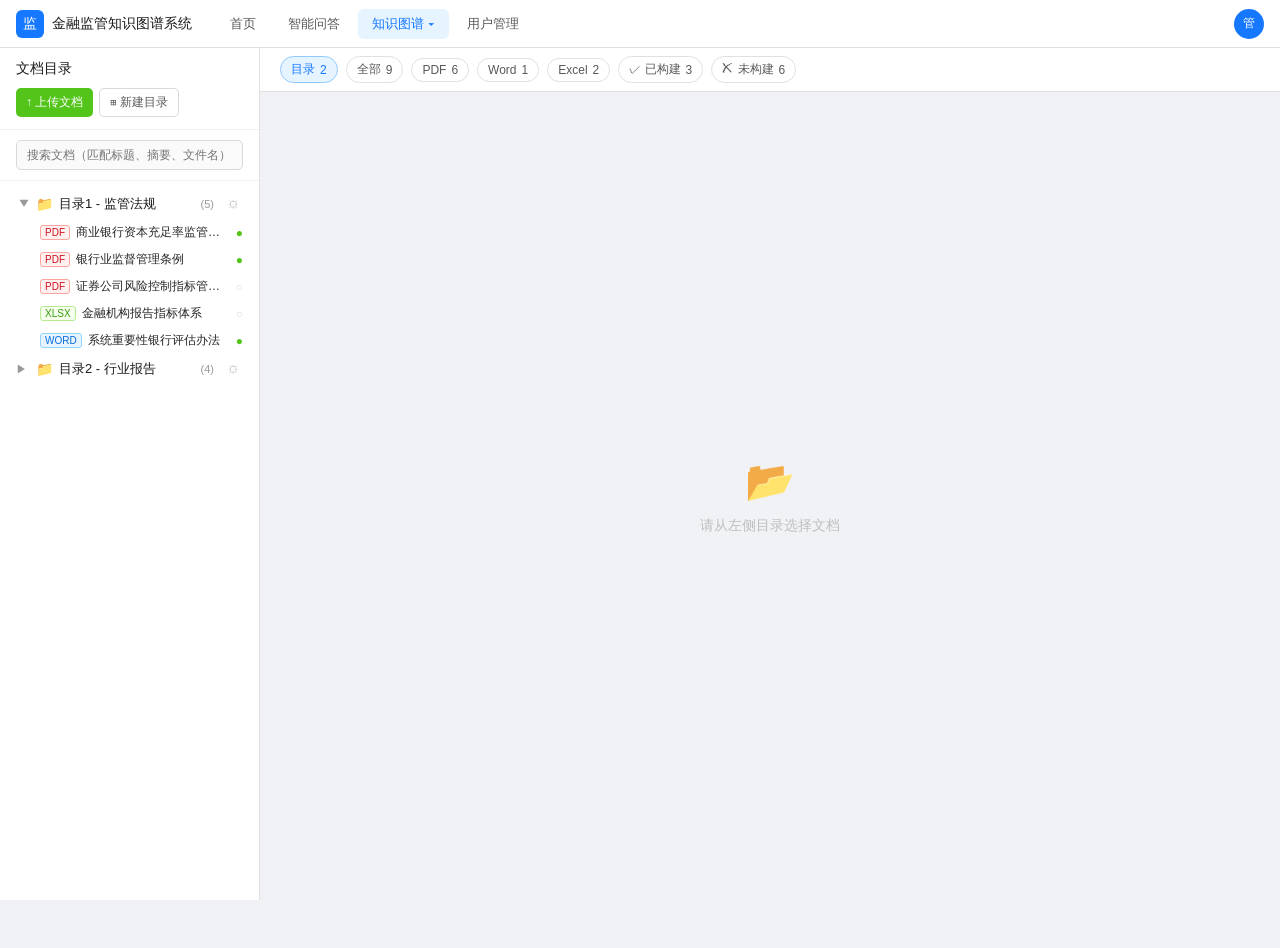
<file: kg-system/docs.html>
<!DOCTYPE html>
<html lang="zh-CN">
<head>
<meta charset="UTF-8">
<meta name="viewport" content="width=device-width, initial-scale=1.0">
<title>文档管理 - 金融监管知识图谱系统</title>
<link rel="stylesheet" href="css/styles.css">
</head>
<body>

<!-- Top Nav -->
<nav class="topnav">
  <div class="logo">
    <div class="logo-icon">监</div>
    <div class="logo-text">金融监管知识图谱系统</div>
  </div>
  <div class="nav-item" onclick="navigateTo('index')">首页</div>
  <div class="nav-item" onclick="navigateTo('qa')">智能问答</div>
  <div class="nav-item active kg" id="nav-kg" onclick="toggleKgMenu(event)">
    知识图谱 ▾
    <div class="kg-submenu" id="kgSubmenu">
      <div class="kg-submenu-item" onclick="navigateTo('docs');event.stopPropagation()">文档管理</div>
      <div class="kg-submenu-item" onclick="navigateTo('kg-manage');event.stopPropagation()">图谱管理</div>
      <div class="kg-submenu-item" onclick="navigateTo('kg-vis');event.stopPropagation()">图谱可视化</div>
    </div>
  </div>
  <div class="nav-item" onclick="navigateTo('users')">用户管理</div>
  <div class="nav-sep"></div>
  <div class="user-avatar">管</div>
</nav>

<!-- Main Layout -->
<div class="main-layout">

  <!-- Sidebar -->
  <div class="sidebar" id="sidebar">
    <div class="sidebar-header">
      <div class="sidebar-title">文档目录</div>
      <div class="sidebar-actions">
        <button class="btn btn-success" onclick="showUpload()">↑ 上传文档</button>
        <button class="btn btn-outline" onclick="showNewDir()">⊞ 新建目录</button>
      </div>
    </div>
    <div class="search-box">
      <input class="search-input" id="docSearchInput" placeholder="搜索文档（匹配标题、摘要、文件名）" oninput="searchDocs()" />
    </div>
    <div class="tree-area" id="treeArea"></div>
  </div>

  <!-- Content -->
  <div class="content" id="mainContent">
    <!-- Stats Bar -->
    <div class="stats-bar" id="statsBar">
      <div class="stat-chip active" onclick="filterType('all')"><span>目录</span><span class="count" id="countDir">2</span></div>
      <div class="stat-chip" onclick="filterType('all')"><span>全部</span><span class="count" id="countAll">9</span></div>
      <div class="stat-chip" onclick="filterType('pdf')"><span>PDF</span><span class="count" id="countPdf">6</span></div>
      <div class="stat-chip" onclick="filterType('word')"><span>Word</span><span class="count" id="countWord">1</span></div>
      <div class="stat-chip" onclick="filterType('excel')"><span>Excel</span><span class="count" id="countExcel">2</span></div>
      <div class="stat-chip" onclick="filterBuilt('built')"><span>✓ 已构建</span><span class="count" id="countBuilt">3</span></div>
      <div class="stat-chip" onclick="filterBuilt('unbuilt')"><span>✗ 未构建</span><span class="count" id="countUnbuilt">6</span></div>
    </div>
    <!-- Doc View -->
    <div id="docView" class="doc-view">
      <div style="flex:1;display:flex;align-items:center;justify-content:center;color:#bfbfbf;flex-direction:column;gap:12px">
        <div style="font-size:40px">📂</div>
        <div style="font-size:14px">请从左侧目录选择文档</div>
      </div>
    </div>
  </div>
</div>

<!-- Build Modal -->
<div class="modal-overlay hidden" id="buildModal">
  <div class="modal">
    <div class="modal-header">
      <div class="modal-title">构建知识图谱</div>
      <div class="modal-close" onclick="closeBuildModal()">×</div>
    </div>
    <div class="modal-body">
      <div style="font-size:12px;color:#8c8c8c;margin-bottom:12px">选择构建范围：</div>
      <div class="build-option selected" id="build-single" onclick="selectBuildOpt('single')">
        <div class="build-option-radio" id="radio-single"></div>
        <div class="build-option-info">
          <div class="label">构建当前文档</div>
          <div class="desc" id="buildDocName">仅对当前选中文档构建知识图谱</div>
        </div>
      </div>
      <div class="build-option" id="build-dir" onclick="selectBuildOpt('dir')">
        <div class="build-option-radio" id="radio-dir"></div>
        <div class="build-option-info">
          <div class="label">按目录构建</div>
          <div class="desc">对当前目录下所有文档批量构建知识图谱</div>
        </div>
      </div>
      <div class="build-option" id="build-all" onclick="selectBuildOpt('all')">
        <div class="build-option-radio" id="radio-all"></div>
        <div class="build-option-info">
          <div class="label">全量构建</div>
          <div class="desc">对所有未构建文档进行全量构建</div>
        </div>
      </div>
    </div>
    <div class="modal-footer">
      <button class="btn btn-outline" onclick="closeBuildModal()">取消</button>
      <button class="btn btn-primary" onclick="startBuild()">开始构建</button>
    </div>
  </div>
</div>

<!-- Upload Modal -->
<div class="modal-overlay hidden" id="uploadModal">
  <div class="modal">
    <div class="modal-header">
      <div class="modal-title">上传文档</div>
      <div class="modal-close" onclick="document.getElementById('uploadModal').classList.add('hidden')">×</div>
    </div>
    <div class="modal-body">
      <div class="upload-area">
        <div style="font-size:32px;margin-bottom:8px">📄</div>
        <div style="font-size:13px;color:#1a1a1a;margin-bottom:4px">点击或拖拽文件到此区域上传</div>
        <div style="font-size:12px">支持 PDF、Word、Excel、TXT 格式，单文件不超过 50MB</div>
      </div>
      <div style="margin-top:12px">
        <div style="font-size:12px;color:#8c8c8c;margin-bottom:6px">上传目录：</div>
        <select class="form-select" id="uploadDirSelect">
          <option value="1">目录1 - 监管法规</option>
          <option value="2">目录2 - 行业报告</option>
        </select>
      </div>
    </div>
    <div class="modal-footer">
      <button class="btn btn-outline" onclick="document.getElementById('uploadModal').classList.add('hidden')">取消</button>
      <button class="btn btn-primary" onclick="document.getElementById('uploadModal').classList.add('hidden');showToast('文档上传成功')">确认上传</button>
    </div>
  </div>
</div>

<!-- NewDir Modal -->
<div class="modal-overlay hidden" id="newDirModal">
  <div class="modal" style="width:380px">
    <div class="modal-header">
      <div class="modal-title">新建目录</div>
      <div class="modal-close" onclick="document.getElementById('newDirModal').classList.add('hidden')">×</div>
    </div>
    <div class="modal-body">
      <div style="font-size:12px;color:#8c8c8c;margin-bottom:6px">目录名称</div>
      <input class="form-input" placeholder="请输入目录名称" id="newDirInput" />
    </div>
    <div class="modal-footer">
      <button class="btn btn-outline" onclick="document.getElementById('newDirModal').classList.add('hidden')">取消</button>
      <button class="btn btn-primary" onclick="createDir()">确认</button>
    </div>
  </div>
</div>

<!-- Toast -->
<div class="toast hide" id="toast">
  <span style="color:#52c41a">✓</span>
  <span id="toastMsg"></span>
</div>

<script src="js/data.js"></script>
<script src="js/utils.js"></script>
<script>
// 状态变量
let currentDoc = null;
let currentTab = 'original';
let buildOpt = 'single';
let localDirs = JSON.parse(JSON.stringify(dirs));
let localDocs = JSON.parse(JSON.stringify(docs));

// 渲染树形结构
function renderTree() {
  const area = document.getElementById('treeArea');
  area.innerHTML = '';
  localDirs.forEach(dir => {
    const dirDocs = localDocs.filter(d => d.dir === dir.id);
    const dirEl = document.createElement('div');
    dirEl.className = 'tree-dir';
    dirEl.innerHTML = `
      <div class="tree-dir-header" onclick="toggleDir(${dir.id})">
        <span class="tree-arrow ${dir.open ? 'open' : ''}" id="arr-${dir.id}">▶</span>
        <span class="dir-icon">📁</span>
        <span class="dir-name" id="dir-name-${dir.id}">${dir.name}</span>
        <span class="dir-count">(${dirDocs.length})</span>
        <span class="dir-actions" style="display:none;gap:4px;align-items:center" id="dir-actions-${dir.id}">
          <span style="font-size:11px;color:#1677ff;cursor:pointer;padding:2px 4px;border-radius:3px" onclick="event.stopPropagation();showUploadToDir(${dir.id})" title="上传文档">↑</span>
          <span style="font-size:11px;color:#fa8c16;cursor:pointer;padding:2px 4px;border-radius:3px" onclick="event.stopPropagation();showRenameDir(${dir.id})" title="重命名">✎</span>
          <span style="font-size:11px;color:#ff4d4f;cursor:pointer;padding:2px 4px;border-radius:3px" onclick="event.stopPropagation();deleteDir(${dir.id})" title="删除目录">🗑</span>
        </span>
        <span style="font-size:11px;color:#bfbfbf;cursor:pointer;padding:0 4px" onclick="event.stopPropagation();showBuildDir(${dir.id})">⚙</span>
      </div>
      <div class="tree-files" id="dir-files-${dir.id}" style="${dir.open ? '' : 'display:none'}">
        ${dirDocs.map(d => `
          <div class="tree-file ${currentDoc && currentDoc.id === d.id ? 'selected' : ''}" id="file-${d.id}" onclick="selectDoc(${d.id})">
            <span class="file-type-badge badge-${d.type === 'pdf' ? 'pdf' : d.type === 'xlsx' ? 'xlsx' : 'word'}">${d.type.toUpperCase()}</span>
            <span class="file-name">${d.name}</span>
            <span class="${d.built ? 'status-built' : 'status-unbuilt'}" title="${d.built ? '已构建图谱' : '未构建图谱'}">${d.built ? '●' : '○'}</span>
          </div>`).join('')}
      </div>`;
    const header = dirEl.querySelector('.tree-dir-header');
    const actions = dirEl.querySelector('.dir-actions');
    header.addEventListener('mouseenter', () => { if (actions) actions.style.display = 'flex'; });
    header.addEventListener('mouseleave', () => { if (actions) actions.style.display = 'none'; });
    area.appendChild(dirEl);
  });
}

function toggleDir(id) {
  const dir = localDirs.find(d => d.id === id);
  dir.open = !dir.open;
  document.getElementById('dir-files-' + id).style.display = dir.open ? '' : 'none';
  document.getElementById('arr-' + id).className = 'tree-arrow' + (dir.open ? ' open' : '');
}

function selectDoc(id) {
  currentDoc = localDocs.find(d => d.id === id);
  currentTab = 'original';
  renderDocView();
  renderTree();
}

function renderDocView() {
  const v = document.getElementById('docView');
  if (!currentDoc) {
    v.innerHTML = '<div class="empty-state"><div class="empty-state-icon">📂</div><div class="empty-state-text">请从左侧目录选择文档</div></div>';
    return;
  }
  const d = currentDoc;
  const builtTag = d.built ? '<span class="doc-tag doc-tag-built">已构建图谱</span>' : '<span class="doc-tag doc-tag-unbuilt">未构建图谱</span>';
  v.innerHTML = `
    <div class="doc-header">
      <div class="doc-title-row">
        <div class="doc-title">${d.name}</div>
        <div class="doc-actions">
          <button class="btn btn-success" onclick="openBuildModal()" style="font-size:12px">⚡ 构建知识图谱</button>
          <button class="btn btn-outline" style="font-size:12px">↓ 下载</button>
          <button class="btn btn-danger" style="font-size:12px" onclick="deleteDoc()">删除</button>
          <span style="cursor:pointer;color:#8c8c8c;font-size:18px;margin-left:4px" onclick="currentDoc=null;renderDocView();renderTree()">×</span>
        </div>
      </div>
      <div class="doc-meta-row">
        <span class="doc-tag doc-tag-pdf">${d.type.toUpperCase()}</span>
        ${builtTag}
      </div>
      <div class="doc-info">
        <span>文件名：${d.name}.${d.type}</span>
        <span>文件大小：${d.size}</span>
        <span>上传者：${d.uploader}</span>
        <span>上传时间：${d.date}</span>
        <span>提取字数：${d.chars.toLocaleString()} 字</span>
      </div>
      <div class="doc-content-tabs">
        <div class="doc-tab ${currentTab === 'original' ? 'active' : ''}" onclick="switchDocTab('original')">原文档</div>
        <div class="doc-tab ${currentTab === 'extract' ? 'active' : ''}" onclick="switchDocTab('extract')">提取内容</div>
        ${d.built ? `<div class="doc-tab ${currentTab === 'kg' ? 'active' : ''}" onclick="switchDocTab('kg')">知识图谱</div>` : ''}
      </div>
    </div>
    <div class="doc-body" id="docBody" style="${currentTab === 'kg' ? 'overflow:hidden;flex:1' : 'overflow-y:auto'}">${renderDocBody()}</div>`;
}

function switchDocTab(tab) {
  currentTab = tab;
  renderDocView();
}

function renderDocBody() {
  const d = currentDoc;
  if (currentTab === 'original') {
    if (d.type === 'xlsx') {
      return `<div class="empty-state" style="padding:60px"><div class="empty-state-icon">ℹ</div><div class="empty-state-text">该文件类型暂不支持在线预览，请下载后查看</div><button class="btn btn-primary" style="margin-top:16px">↓ 下载文档</button></div>`;
    }
    return `<div class="pdf-preview">
      <div class="pdf-thumbs">
        ${[1, 2, 3, 4, 5].map(n => `<div class="pdf-thumb ${n === 1 ? 'active' : ''}"><div class="pdf-thumb-img">第${n}页</div><div class="pdf-thumb-num">${n}</div></div>`).join('')}
      </div>
      <div class="pdf-main">
        <div class="pdf-content-title">${d.name}</div>
        ${d.abstract ? `<div style="margin-bottom:16px"><div class="pdf-content-label">文档摘要</div><div class="pdf-content-abs">${d.abstract}</div></div>` : ''}
        <div class="pdf-content-label">正文节选</div>
        <div class="pdf-content-body">
          本文件依据相关监管法规，对金融机构的合规要求、风险管控措施、信息披露义务进行了系统性规定。
          <br><br>
          第一章 总则<br>
          第一条 为规范金融机构经营行为，防范金融风险，维护金融稳定，依据《中华人民共和国银行业监督管理法》、《中华人民共和国商业银行法》等法律法规，制定本规定。<br>
          <br>
          第二条 本规定适用于在中华人民共和国境内设立的商业银行、政策性银行及其在境内外的分支机构。
        </div>
      </div>
    </div>`;
  }
  if (currentTab === 'extract') {
    if (d.type === 'xlsx') {
      return `<div class="extract-content">
        <div class="extract-header"><div class="extract-title">文档内容</div><div class="extract-count">共 ${d.chars.toLocaleString()} 字</div></div>
        <div class="extract-body">
          <p>=== Sheet: Sheet1 ===</p>
          <p style="margin-top:8px">金融机构监管指标体系 | 指标类别 | 计算公式 | 监管要求 | 备注</p>
          <table>
            <tr><th>指标名称</th><th>指标类别</th><th>计算公式</th><th>监管要求</th><th>适用机构</th></tr>
            <tr><td>资本充足率</td><td>资本类</td><td>资本净额/风险加权资产</td><td>≥10.5%</td><td>商业银行</td></tr>
            <tr><td>流动性覆盖率</td><td>流动性</td><td>优质流动性资产/未来30天净现金流出</td><td>≥100%</td><td>商业银行</td></tr>
            <tr><td>不良贷款率</td><td>资产质量</td><td>不良贷款余额/贷款余额</td><td>≤5%</td><td>商业银行</td></tr>
          </table>
        </div>
      </div>`;
    }
    return `<div class="extract-content">
      <div class="extract-header"><div class="extract-title">文档内容</div><div class="extract-count">共 ${d.chars.toLocaleString()} 字</div></div>
      <div class="extract-body">
        <p><strong>${d.name}</strong></p>
        <p style="margin-top:8px;color:#8c8c8c">提取时间：${d.date} | 提取字数：${d.chars.toLocaleString()} 字</p>
        ${d.abstract ? `<p style="margin-top:12px;background:#f8f8f8;padding:10px;border-radius:6px;line-height:1.8">${d.abstract}</p>` : ''}
        <p style="margin-top:12px;line-height:1.9">
          第一章 总则<br>
          第一条 为规范金融监管工作，保护金融消费者合法权益，防范和化解金融风险，维护金融稳定，根据相关法律法规，制定本规定。<br><br>
          第二条 本规定所称监管指标，是指用于衡量金融机构稳健经营状况、流动性风险、信用风险、操作风险等各类风险的定量标准。金融监管机构依据本规定对金融机构实施持续性监测与评估。
        </p>
      </div>
    </div>`;
  }
  if (currentTab === 'kg') {
    return `<div style="height:100%;display:flex;align-items:center;justify-content:center;flex-direction:column;gap:12px;color:#8c8c8c">
      <div style="font-size:48px">🕸️</div>
      <div style="font-size:14px">该文档的知识图谱</div>
      <button class="btn btn-primary" onclick="window.open('kg-vis.html?doc=${d.id}', '_blank')" style="margin-top:8px">🔍 查看完整图谱</button>
    </div>`;
  }
  return '';
}

// 模态框函数
function showUpload() { document.getElementById('uploadModal').classList.remove('hidden'); }
function showNewDir() { document.getElementById('newDirModal').classList.remove('hidden'); }
function showUploadToDir(dirId) { document.getElementById('uploadDirSelect').value = dirId; showUpload(); }
function showBuildDir(dirId) { document.getElementById('buildDocName').textContent = '目录：' + localDirs.find(d => d.id === dirId).name; document.getElementById('buildModal').classList.remove('hidden'); selectBuildOpt('dir'); }
function closeBuildModal() { document.getElementById('buildModal').classList.add('hidden'); }
function selectBuildOpt(opt) { buildOpt = opt; document.querySelectorAll('.build-option').forEach(el => el.classList.remove('selected')); document.getElementById('build-' + opt).classList.add('selected'); }
function startBuild() {
  showToast('知识图谱构建任务已启动');
  closeBuildModal();
  // 模拟构建完成
  setTimeout(() => {
    if (currentDoc) {
      currentDoc.built = true;
      localDocs = localDocs.map(d => d.id === currentDoc.id ? currentDoc : d);
      renderTree();
      renderDocView();
      showToast('知识图谱构建完成');
    }
  }, 2000);
}

function createDir() {
  const name = document.getElementById('newDirInput').value.trim();
  if (name) {
    const newId = Math.max(...localDirs.map(d => d.id)) + 1;
    localDirs.push({ id: newId, name: '目录' + newId + ' - ' + name, open: true });
    renderTree();
    showToast('目录"' + name + '"创建成功');
  }
  document.getElementById('newDirModal').classList.add('hidden');
}

function deleteDir(dirId) {
  const dir = localDirs.find(d => d.id === dirId);
  if (dir && confirm('确定要删除目录"' + dir.name + '"吗？')) {
    localDocs = localDocs.filter(d => d.dir !== dirId);
    localDirs = localDirs.filter(d => d.id !== dirId);
    if (currentDoc && currentDoc.dir === dirId) { currentDoc = null; renderDocView(); }
    renderTree();
    showToast('目录已删除');
  }
}

function deleteDoc() {
  if (currentDoc && confirm('确定要删除文档"' + currentDoc.name + '"吗？')) {
    localDocs = localDocs.filter(d => d.id !== currentDoc.id);
    currentDoc = null;
    renderTree();
    renderDocView();
    showToast('文档已删除');
  }
}

function searchDocs() {
  const keyword = document.getElementById('docSearchInput').value.trim().toLowerCase();
  // 简单过滤显示
  showToast('搜索功能：' + (keyword || '显示全部'));
}

function filterType(t) { showToast('筛选功能：' + t); }
function filterBuilt(t) { showToast('筛选：' + t); }

// 初始化
renderTree();
renderDocView();
</script>
</body>
</html>
</file>
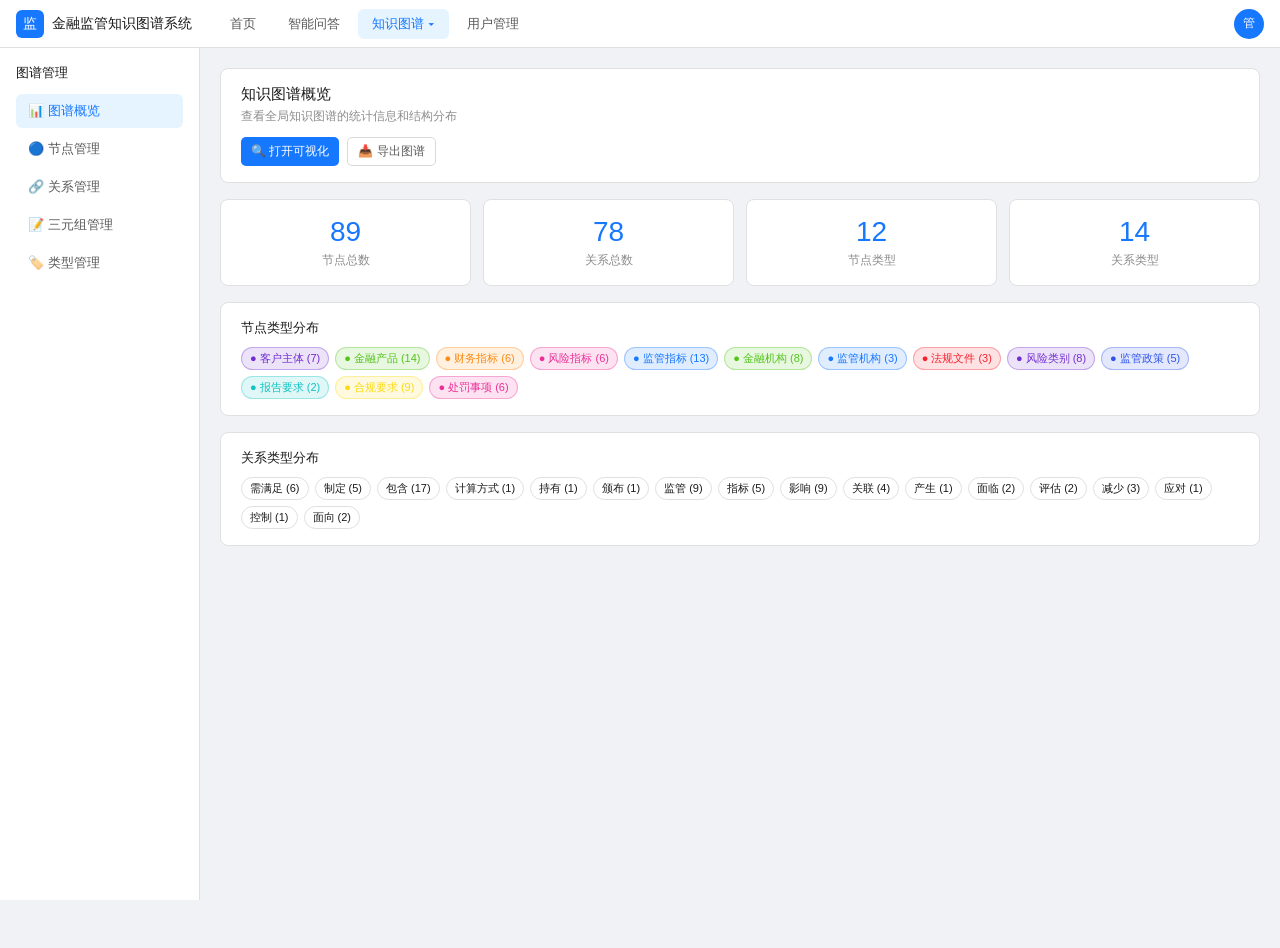
<file: kg-system/kg-manage.html>
<!DOCTYPE html>
<html lang="zh-CN">
<head>
<meta charset="UTF-8">
<meta name="viewport" content="width=device-width, initial-scale=1.0">
<title>图谱管理 - 金融监管知识图谱系统</title>
<link rel="stylesheet" href="css/styles.css">
<style>
  .kg-manage-layout {display:flex;height:100%}
  .kg-manage-sidebar {width:200px;background:#fff;border-right:0.5px solid #e0e0e0;padding:16px;flex-shrink:0}
  .kg-manage-sidebar-title {font-size:13px;font-weight:500;color:#1a1a1a;margin-bottom:12px}
  .kg-manage-menu-item {padding:8px 12px;border-radius:6px;font-size:13px;color:#595959;cursor:pointer;margin-bottom:4px;transition:all 0.15s}
  .kg-manage-menu-item:hover {background:#f5f5f5;color:#1a1a1a}
  .kg-manage-menu-item.active {background:#e6f4ff;color:#1677ff;font-weight:500}
  .kg-manage-content {flex:1;overflow-y:auto;padding:20px}
  .tag-chip {display:inline-flex;align-items:center;gap:4px;padding:3px 8px;border-radius:12px;font-size:11px;cursor:pointer;transition:all 0.15s;border:0.5px solid #e0e0e0}
  .tag-chip:hover {border-color:#1677ff}
  .tag-chip.active {background:#e6f4ff;border-color:#91caff}
</style>
</head>
<body>

<!-- Top Nav -->
<nav class="topnav">
  <div class="logo">
    <div class="logo-icon">监</div>
    <div class="logo-text">金融监管知识图谱系统</div>
  </div>
  <div class="nav-item" onclick="navigateTo('index')">首页</div>
  <div class="nav-item" onclick="navigateTo('qa')">智能问答</div>
  <div class="nav-item active kg" id="nav-kg" onclick="toggleKgMenu(event)">
    知识图谱 ▾
    <div class="kg-submenu" id="kgSubmenu">
      <div class="kg-submenu-item" onclick="navigateTo('docs');event.stopPropagation()">文档管理</div>
      <div class="kg-submenu-item" onclick="navigateTo('kg-manage');event.stopPropagation()">图谱管理</div>
      <div class="kg-submenu-item" onclick="navigateTo('kg-vis');event.stopPropagation()">图谱可视化</div>
    </div>
  </div>
  <div class="nav-item" onclick="navigateTo('users')">用户管理</div>
  <div class="nav-sep"></div>
  <div class="user-avatar">管</div>
</nav>

<!-- Main Layout -->
<div class="main-layout">
  <div class="kg-manage-layout">
    <!-- Sidebar -->
    <div class="kg-manage-sidebar">
      <div class="kg-manage-sidebar-title">图谱管理</div>
      <div class="kg-manage-menu-item active" onclick="switchManageTab('overview', this)">📊 图谱概览</div>
      <div class="kg-manage-menu-item" onclick="switchManageTab('nodes', this)">🔵 节点管理</div>
      <div class="kg-manage-menu-item" onclick="switchManageTab('relations', this)">🔗 关系管理</div>
      <div class="kg-manage-menu-item" onclick="switchManageTab('triples', this)">📝 三元组管理</div>
      <div class="kg-manage-menu-item" onclick="switchManageTab('types', this)">🏷️ 类型管理</div>
    </div>

    <!-- Content -->
    <div class="kg-manage-content" id="manageContent">
      <!-- Overview -->
      <div id="tab-overview">
        <div class="kg-page-header">
          <div class="kg-page-title">知识图谱概览</div>
          <div class="kg-page-sub">查看全局知识图谱的统计信息和结构分布</div>
          <div class="kg-header-actions">
            <button class="btn btn-primary" onclick="window.open('kg-vis.html', '_blank')">🔍 打开可视化</button>
            <button class="btn btn-outline">📥 导出图谱</button>
          </div>
        </div>

        <div class="stats-grid">
          <div class="stat-card"><div class="num" id="statNodes">89</div><div class="lbl">节点总数</div></div>
          <div class="stat-card"><div class="num" id="statEdges">78</div><div class="lbl">关系总数</div></div>
          <div class="stat-card"><div class="num">12</div><div class="lbl">节点类型</div></div>
          <div class="stat-card"><div class="num">14</div><div class="lbl">关系类型</div></div>
        </div>

        <div class="tag-section">
          <div class="tag-section-title">节点类型分布</div>
          <div class="tag-cloud" id="nodeTypeCloud"></div>
        </div>

        <div class="tag-section">
          <div class="tag-section-title">关系类型分布</div>
          <div class="tag-cloud" id="relTypeCloud"></div>
        </div>
      </div>

      <!-- Nodes -->
      <div id="tab-nodes" class="hidden">
        <div class="kg-page-header">
          <div class="kg-page-title">节点管理</div>
          <div class="kg-page-sub">查看、编辑和管理所有知识图谱节点</div>
          <div class="kg-header-actions">
            <button class="btn btn-primary" onclick="showAddNodeModal()">+ 新增节点</button>
            <button class="btn btn-outline">📥 批量导入</button>
            <button class="btn btn-outline">📤 批量导出</button>
          </div>
        </div>

        <div class="table-section">
          <div class="table-header">
            <div class="table-header-title">节点列表</div>
            <div class="table-filters">
              <input class="search-input" style="width:160px;height:28px" placeholder="搜索节点名称" id="nodeSearchInput" />
              <select class="filter-select" id="nodeTypeFilter">
                <option value="">全部类型</option>
              </select>
              <button class="btn btn-outline" style="padding:4px 8px;font-size:11px" onclick="searchNodes()">搜索</button>
            </div>
          </div>
          <table class="data-table">
            <thead><tr><th>节点名称</th><th>节点类型</th><th>关联关系数</th><th>来源文档</th><th>操作</th></tr></thead>
            <tbody id="nodeTableBody"></tbody>
          </table>
        </div>
      </div>

      <!-- Relations -->
      <div id="tab-relations" class="hidden">
        <div class="kg-page-header">
          <div class="kg-page-title">关系管理</div>
          <div class="kg-page-sub">查看和管理所有知识图谱关系</div>
          <div class="kg-header-actions">
            <button class="btn btn-primary" onclick="showAddTripleModal()">+ 新增关系</button>
          </div>
        </div>

        <div class="tag-section">
          <div class="tag-section-title">关系类型统计</div>
          <div id="relStatsCloud"></div>
        </div>

        <div class="table-section">
          <div class="table-header">
            <div class="table-header-title">关系列表</div>
            <div class="table-filters">
              <select class="filter-select" id="relTypeFilter">
                <option value="">全部类型</option>
              </select>
            </div>
          </div>
          <table class="data-table">
            <thead><tr><th>关系类型</th><th>关系数量</th><th>示例</th><th>操作</th></tr></thead>
            <tbody id="relTableBody"></tbody>
          </table>
        </div>
      </div>

      <!-- Triples -->
      <div id="tab-triples" class="hidden">
        <div class="kg-page-header">
          <div class="kg-page-title">三元组管理</div>
          <div class="kg-page-sub">以头实体-关系-尾实体形式管理知识图谱</div>
          <div class="kg-header-actions">
            <button class="btn btn-primary" onclick="showAddTripleModal()">+ 新增三元组</button>
          </div>
        </div>

        <div class="table-section">
          <div class="table-header">
            <div class="table-header-title">三元组列表</div>
            <div class="table-filters">
              <input class="search-input" style="width:120px;height:28px" placeholder="头实体" id="filterHeadName" />
              <select class="filter-select" style="width:100px" id="filterRelType"><option value="">关系</option></select>
              <input class="search-input" style="width:120px;height:28px" placeholder="尾实体" id="filterTailName" />
              <button class="btn btn-outline" style="padding:4px 8px;font-size:11px" onclick="filterTriples()">筛选</button>
              <button class="btn btn-outline" style="padding:4px 8px;font-size:11px" onclick="resetTripleFilter()">重置</button>
            </div>
          </div>
          <table class="data-table">
            <thead><tr><th>头实体</th><th>头类型</th><th>关系</th><th>尾实体</th><th>尾类型</th><th>操作</th></tr></thead>
            <tbody id="tripleTableBody"></tbody>
          </table>
        </div>
      </div>

      <!-- Types -->
      <div id="tab-types" class="hidden">
        <div class="kg-page-header">
          <div class="kg-page-title">类型管理</div>
          <div class="kg-page-sub">管理系统中的节点类型和关系类型</div>
        </div>

        <div style="display:grid;grid-template-columns:1fr 1fr;gap:16px">
          <div class="table-section">
            <div class="table-header">
              <div class="table-header-title">节点类型</div>
              <button class="btn btn-primary" style="padding:4px 8px;font-size:11px">+ 添加</button>
            </div>
            <table class="data-table">
              <thead><tr><th>类型名称</th><th>颜色</th><th>节点数</th><th>操作</th></tr></thead>
              <tbody id="nodeTypeTableBody"></tbody>
            </table>
          </div>

          <div class="table-section">
            <div class="table-header">
              <div class="table-header-title">关系类型</div>
              <button class="btn btn-primary" style="padding:4px 8px;font-size:11px">+ 添加</button>
            </div>
            <table class="data-table">
              <thead><tr><th>关系名称</th><th>关系数</th><th>示例</th><th>操作</th></tr></thead>
              <tbody id="relTypeTableBody"></tbody>
            </table>
          </div>
        </div>
      </div>
    </div>
  </div>
</div>

<!-- Add Triple Modal -->
<div class="modal-overlay hidden" id="addTripleModal">
  <div class="modal">
    <div class="modal-header">
      <div class="modal-title">新增三元组</div>
      <div class="modal-close" onclick="document.getElementById('addTripleModal').classList.add('hidden')">×</div>
    </div>
    <div class="modal-body">
      <div class="form-group">
        <div class="form-label">头实体名称</div>
        <input class="form-input" id="addTripleHeadName" placeholder="请输入头实体名称" />
      </div>
      <div class="form-group">
        <div class="form-label">头实体类型</div>
        <select class="form-select" id="addTripleHeadType">
          <option value="">选择类型</option>
        </select>
      </div>
      <div class="form-group">
        <div class="form-label">关系类型</div>
        <select class="form-select" id="addTripleRel">
          <option value="">选择关系</option>
        </select>
      </div>
      <div class="form-group">
        <div class="form-label">尾实体名称</div>
        <input class="form-input" id="addTripleTailName" placeholder="请输入尾实体名称" />
      </div>
      <div class="form-group">
        <div class="form-label">尾实体类型</div>
        <select class="form-select" id="addTripleTailType">
          <option value="">选择类型</option>
        </select>
      </div>
    </div>
    <div class="modal-footer">
      <button class="btn btn-outline" onclick="document.getElementById('addTripleModal').classList.add('hidden')">取消</button>
      <button class="btn btn-primary" onclick="doAddTriple()">保存</button>
    </div>
  </div>
</div>

<!-- Toast -->
<div class="toast hide" id="toast">
  <span style="color:#52c41a">✓</span>
  <span id="toastMsg"></span>
</div>

<script src="js/data.js"></script>
<script src="js/utils.js"></script>
<script>
let manageTab = 'overview';

// 计算统计数据
const nodeTypeCounts = {};
const relTypeCounts = {};
const nodeRelationCounts = {};

KG_NODES.forEach(n => { nodeTypeCounts[n.type] = (nodeTypeCounts[n.type] || 0) + 1; });
KG_EDGES.forEach(e => { relTypeCounts[e.r] = (relTypeCounts[e.r] || 0) + 1; });
KG_EDGES.forEach(e => {
  nodeRelationCounts[e.s] = (nodeRelationCounts[e.s] || 0) + 1;
  nodeRelationCounts[e.t] = (nodeRelationCounts[e.t] || 0) + 1;
});

// 初始化类型下拉框
function initTypeSelects() {
  const nodeTypeOptions = Object.keys(nodeColors).map(t => `<option value="${t}">${t}</option>`).join('');
  document.querySelectorAll('[id$="HeadType"], [id$="TailType"], #nodeTypeFilter').forEach(el => {
    if (el.tagName === 'SELECT') el.innerHTML = '<option value="">全部类型</option>' + nodeTypeOptions;
  });

  const relOptions = relationTypes.map(r => `<option value="${r}">${r}</option>`).join('');
  document.querySelectorAll('[id$="Rel"], #filterRelType, #relTypeFilter').forEach(el => {
    if (el.tagName === 'SELECT') el.innerHTML = '<option value="">全部类型</option>' + relOptions;
  });
}

function switchManageTab(tab, el) {
  manageTab = tab;
  document.querySelectorAll('.kg-manage-menu-item').forEach(i => i.classList.remove('active'));
  if (el) el.classList.add('active');
  document.querySelectorAll('[id^="tab-"]').forEach(t => t.classList.add('hidden'));
  document.getElementById('tab-' + tab).classList.remove('hidden');

  if (tab === 'nodes') renderNodeTable();
  if (tab === 'relations') renderRelTable();
  if (tab === 'triples') renderTripleTable();
  if (tab === 'types') renderTypeTables();
  if (tab === 'overview') renderOverview();
}

function renderOverview() {
  // 节点类型云
  document.getElementById('nodeTypeCloud').innerHTML = Object.entries(nodeTypeCounts).map(([type, count]) =>
    `<span class="tag-chip" style="background:${nodeColors[type]}22;border-color:${nodeColors[type]}55;color:${nodeColors[type]}">● ${type} (${count})</span>`
  ).join('');

  // 关系类型云
  const relColors = ['#1677ff', '#52c41a', '#fa8c16', '#722ed1', '#eb2f96', '#13c2c2', '#fadb14'];
  document.getElementById('relTypeCloud').innerHTML = Object.entries(relTypeCounts).map(([rel, count], i) =>
    `<span class="tag-chip">${rel} (${count})</span>`
  ).join('');
}

function renderNodeTable() {
  const search = document.getElementById('nodeSearchInput')?.value || '';
  const typeFilter = document.getElementById('nodeTypeFilter')?.value || '';
  const filtered = KG_NODES.filter(n => {
    if (search && !n.id.includes(search)) return false;
    if (typeFilter && n.type !== typeFilter) return false;
    return true;
  });

  document.getElementById('nodeTableBody').innerHTML = filtered.map(n => `
    <tr>
      <td><span class="node-dot" style="background:${nodeColors[n.type] || '#888'}"></span>${n.id}</td>
      <td><span style="font-size:11px;padding:2px 6px;border-radius:10px;background:${nodeColors[n.type] || '#888'}22;color:${nodeColors[n.type] || '#888'};border:0.5px solid ${nodeColors[n.type] || '#888'}55">${n.type}</span></td>
      <td>${nodeRelationCounts[n.id] || 0}</td>
      <td>-</td>
      <td><span class="op-link">编辑</span><span class="op-link danger">删除</span></td>
    </tr>
  `).join('');
}

function renderRelTable() {
  document.getElementById('relTableBody').innerHTML = Object.entries(relTypeCounts).map(([rel, count]) => {
    const example = KG_EDGES.find(e => e.r === rel);
    return `<tr>
      <td><span style="background:#f0f0f0;padding:2px 7px;border-radius:10px;font-size:11px">${rel}</span></td>
      <td>${count}</td>
      <td style="font-size:12px;color:#8c8c8c">${example ? example.s + ' → ' + example.t : '-'}</td>
      <td><span class="op-link">查看</span></td>
    </tr>`;
  }).join('');
}

function renderTripleTable() {
  document.getElementById('tripleTableBody').innerHTML = KG_EDGES.slice(0, 50).map((e, i) => `
    <tr>
      <td>${e.s}</td>
      <td><span style="font-size:11px;padding:2px 6px;border-radius:10px;background:${nodeColors[e.sType] || '#888'}22;color:${nodeColors[e.sType] || '#888'}">${e.sType || '未知'}</span></td>
      <td><span style="background:#f0f0f0;padding:2px 7px;border-radius:10px;font-size:11px">${e.r}</span></td>
      <td>${e.t}</td>
      <td><span style="font-size:11px;padding:2px 6px;border-radius:10px;background:${nodeColors[e.tType] || '#888'}22;color:${nodeColors[e.tType] || '#888'}">${e.tType || '未知'}</span></td>
      <td><span class="op-link">编辑</span><span class="op-link danger">删除</span></td>
    </tr>
  `).join('');
}

function renderTypeTables() {
  // 节点类型表
  document.getElementById('nodeTypeTableBody').innerHTML = Object.entries(nodeTypeCounts).map(([type, count]) => `
    <tr>
      <td><span class="node-dot" style="background:${nodeColors[type]}"></span>${type}</td>
      <td><span style="display:inline-block;width:60px;height:20px;background:${nodeColors[type]};border-radius:4px"></span></td>
      <td>${count}</td>
      <td><span class="op-link">编辑</span></td>
    </tr>
  `).join('');

  // 关系类型表
  document.getElementById('relTypeTableBody').innerHTML = Object.entries(relTypeCounts).map(([rel, count]) => {
    const example = KG_EDGES.find(e => e.r === rel);
    return `<tr>
      <td>${rel}</td>
      <td>${count}</td>
      <td style="font-size:12px;color:#8c8c8c">${example ? example.s + ' → ' + example.t : '-'}</td>
      <td><span class="op-link">编辑</span></td>
    </tr>`;
  }).join('');
}

function showAddTripleModal() {
  initTypeSelects();
  document.getElementById('addTripleModal').classList.remove('hidden');
}

function doAddTriple() {
  const s = document.getElementById('addTripleHeadName').value.trim();
  const o = document.getElementById('addTripleTailName').value.trim();
  const r = document.getElementById('addTripleRel').value;
  if (!s || !o || !r) { showToast('请填写完整信息'); return; }
  document.getElementById('addTripleModal').classList.add('hidden');
  showToast('三元组添加成功');
  renderTripleTable();
}

function filterTriples() { renderTripleTable(); }
function resetTripleFilter() {
  ['filterHeadName', 'filterTailName', 'filterRelType'].forEach(id => { if (document.getElementById(id)) document.getElementById(id).value = ''; });
  renderTripleTable();
}
function searchNodes() { renderNodeTable(); }

// 初始化
initTypeSelects();
renderOverview();
</script>
</body>
</html>
</file>
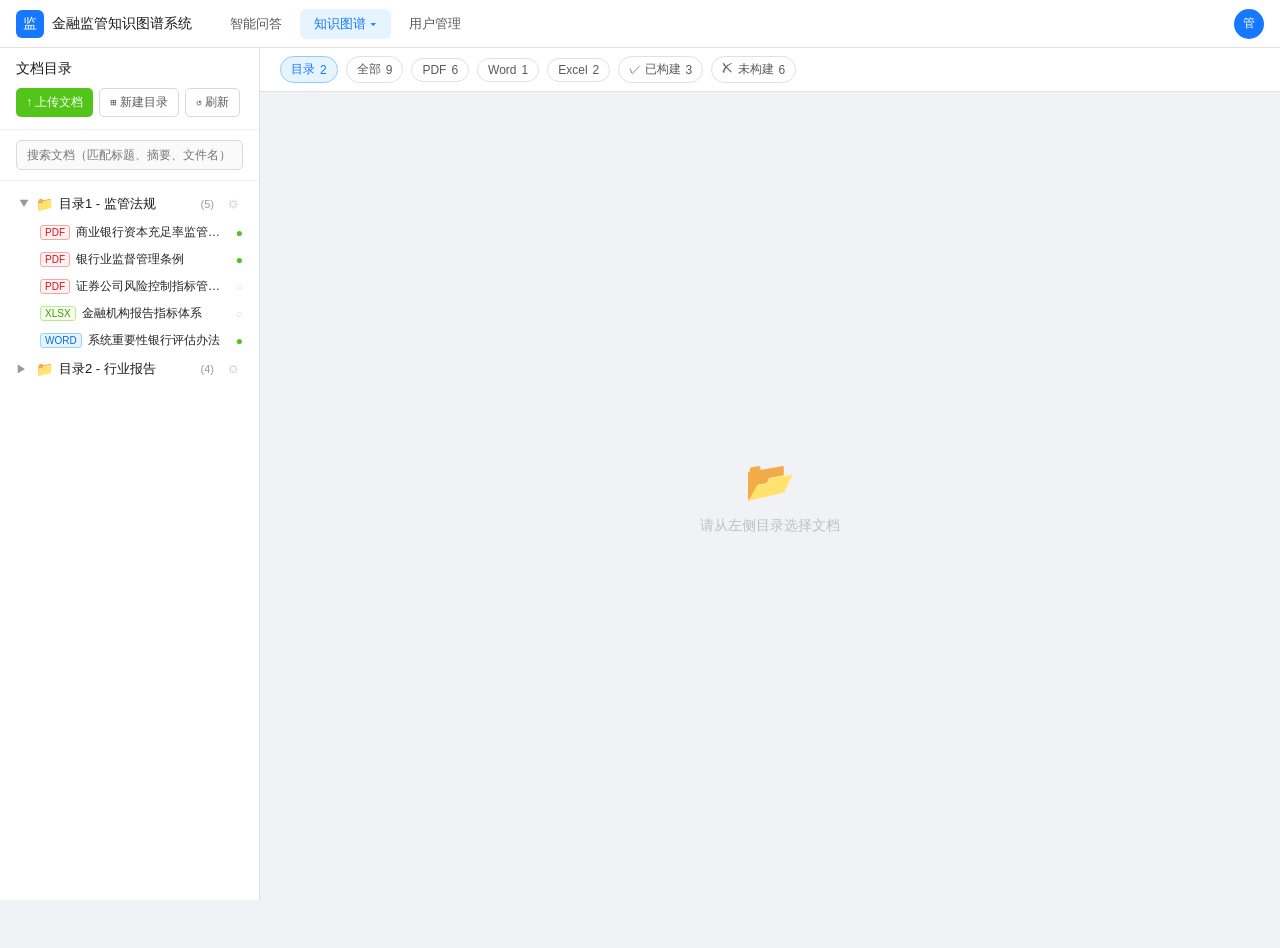
<file: kg-system/kg-system-backup.html>
<!DOCTYPE html>
<html lang="zh-CN">
<head>
<meta charset="UTF-8">
<meta name="viewport" content="width=device-width, initial-scale=1.0">
<title>金融监管知识图谱系统</title>
<style>
*{margin:0;padding:0;box-sizing:border-box}
body{font-family:-apple-system,BlinkMacSystemFont,'Segoe UI','PingFang SC','Microsoft YaHei',sans-serif;font-size:13px;color:#1a1a1a;background:#f0f2f5;height:100vh;overflow:hidden}
/* Top Nav */
.topnav{display:flex;align-items:center;height:48px;background:#fff;border-bottom:0.5px solid #e0e0e0;padding:0 16px;gap:4px;position:fixed;top:0;left:0;right:0;z-index:100}
.topnav .logo{display:flex;align-items:center;gap:8px;margin-right:20px}
.topnav .logo-icon{width:28px;height:28px;background:#1677ff;border-radius:6px;display:flex;align-items:center;justify-content:center;color:#fff;font-size:14px;font-weight:500}
.topnav .logo-text{font-size:14px;font-weight:500;color:#1a1a1a}
.nav-item{padding:6px 14px;border-radius:6px;cursor:pointer;font-size:13px;color:#595959;white-space:nowrap;transition:background 0.15s}
.nav-item:hover{background:#f5f5f5;color:#1a1a1a}
.nav-item.active{color:#1677ff;background:#e6f4ff}
.nav-item.active.kg{color:#1677ff}
.nav-item{position:relative}
.kg-submenu{position:absolute;top:100%;left:0;background:#fff;border:0.5px solid #e0e0e0;border-radius:6px;box-shadow:0 4px 12px rgba(0,0,0,0.1);padding:4px 0;min-width:140px;display:none;z-index:200;margin-top:4px}
.kg-submenu.show{display:block}
.kg-submenu-item{padding:8px 16px;font-size:13px;color:#595959;cursor:pointer;white-space:nowrap;transition:all 0.15s}
.kg-submenu-item:hover{background:#f0f6ff;color:#1677ff}
.nav-sep{flex:1}
.user-avatar{width:30px;height:30px;border-radius:50%;background:#1677ff;color:#fff;display:flex;align-items:center;justify-content:center;font-size:12px;font-weight:500;cursor:pointer}
/* Layout */
.main-layout{display:flex;height:calc(100vh - 48px);margin-top:48px}
/* Sidebar */
.sidebar{width:260px;background:#fff;border-right:0.5px solid #e0e0e0;display:flex;flex-direction:column;flex-shrink:0}
.sidebar-header{padding:12px 16px;border-bottom:0.5px solid #f0f0f0}
.sidebar-title{font-size:14px;font-weight:500;color:#1a1a1a;margin-bottom:10px}
.sidebar-actions{display:flex;gap:6px}
.btn{display:inline-flex;align-items:center;gap:4px;padding:5px 10px;border-radius:5px;font-size:12px;cursor:pointer;border:none;white-space:nowrap;transition:all 0.15s}
.btn-primary{background:#1677ff;color:#fff}
.btn-primary:hover{background:#0d6efd}
.btn-outline{background:#fff;color:#595959;border:0.5px solid #d9d9d9}
.btn-outline:hover{background:#fafafa;color:#1a1a1a}
.btn-success{background:#52c41a;color:#fff}
.btn-success:hover{background:#49b318}
.btn-danger{background:#ff4d4f;color:#fff}
.btn-danger:hover{background:#e84446}
.btn-warning{background:#fa8c16;color:#fff}
.search-box{padding:10px 16px;border-bottom:0.5px solid #f0f0f0}
.search-input{width:100%;height:30px;border:0.5px solid #d9d9d9;border-radius:5px;padding:0 10px;font-size:12px;color:#595959;outline:none;background:#fafafa}
.search-input:focus{border-color:#1677ff;background:#fff}
.tree-area{flex:1;overflow-y:auto;padding:8px 0}
.tree-dir{cursor:pointer}
.tree-dir-header{display:flex;align-items:center;gap:6px;padding:6px 16px;cursor:pointer;transition:background 0.12s}
.tree-dir-header:hover{background:#f5f5f5}
.tree-arrow{width:14px;color:#999;font-size:11px;transition:transform 0.2s;display:inline-block}
.tree-arrow.open{transform:rotate(90deg)}
.dir-icon{color:#faad14;font-size:14px}
.dir-name{flex:1;font-size:13px;color:#1a1a1a}
.dir-count{font-size:11px;color:#999;padding:0 4px}
.tree-files{padding-left:8px}
.tree-file{display:flex;align-items:center;gap:6px;padding:5px 16px 5px 32px;cursor:pointer;border-radius:0;transition:background 0.12s;position:relative}
.tree-file:hover{background:#f0f6ff}
.tree-file.selected{background:#e6f4ff}
.file-type-badge{font-size:10px;padding:1px 4px;border-radius:3px;font-weight:500;flex-shrink:0}
.badge-pdf{background:#fff1f0;color:#cf1322;border:0.5px solid #ffa39e}
.badge-xlsx{background:#f6ffed;color:#389e0d;border:0.5px solid #b7eb8f}
.badge-word{background:#e6f4ff;color:#096dd9;border:0.5px solid #91d5ff}
.file-name{flex:1;font-size:12px;color:#262626;overflow:hidden;text-overflow:ellipsis;white-space:nowrap}
.file-status{width:14px;height:14px;flex-shrink:0}
.status-built{color:#52c41a;font-size:12px}
.status-unbuilt{color:#d9d9d9;font-size:12px}
/* Content area */
.content{flex:1;display:flex;flex-direction:column;overflow:hidden;background:#f0f2f5}
/* Stats bar */
.stats-bar{background:#fff;border-bottom:0.5px solid #e0e0e0;padding:8px 20px;display:flex;align-items:center;gap:8px;flex-shrink:0}
.stat-chip{display:flex;align-items:center;gap:5px;padding:4px 10px;border-radius:16px;font-size:12px;cursor:pointer;border:0.5px solid #e0e0e0;color:#595959;background:#fff;transition:all 0.15s}
.stat-chip:hover{border-color:#1677ff;color:#1677ff}
.stat-chip.active{background:#e6f4ff;border-color:#91caff;color:#1677ff}
.stat-chip .count{font-weight:500}
/* Doc view */
.doc-view{flex:1;overflow:hidden;display:flex;flex-direction:column}
.doc-header{background:#fff;border-bottom:0.5px solid #e0e0e0;padding:12px 20px;flex-shrink:0}
.doc-title-row{display:flex;align-items:center;justify-content:space-between;margin-bottom:8px}
.doc-title{font-size:15px;font-weight:500;color:#1a1a1a}
.doc-actions{display:flex;gap:6px;align-items:center}
.doc-meta-row{display:flex;align-items:center;gap:6px;margin-bottom:8px}
.doc-tag{font-size:11px;padding:2px 7px;border-radius:3px;font-weight:500}
.doc-tag-pdf{background:#fff1f0;color:#cf1322;border:0.5px solid #ffa39e}
.doc-tag-unbuilt{background:#fff;color:#8c8c8c;border:0.5px solid #d9d9d9}
.doc-tag-built{background:#f6ffed;color:#389e0d;border:0.5px solid #b7eb8f}
.doc-info{display:flex;align-items:center;gap:16px;font-size:12px;color:#8c8c8c}
.doc-content-tabs{display:flex;gap:0;border-bottom:0.5px solid #e0e0e0;margin-top:8px}
.doc-tab{padding:6px 14px;font-size:12px;cursor:pointer;color:#8c8c8c;border-bottom:2px solid transparent;margin-bottom:-1px}
.doc-tab.active{color:#1677ff;border-bottom-color:#1677ff;font-weight:500}
.doc-body{flex:1;overflow-y:auto;background:#f8f8f8;display:flex;flex-direction:column}
.pdf-preview{padding:16px;display:flex;gap:16px}
.pdf-thumbs{display:flex;flex-direction:column;gap:8px;width:100px;flex-shrink:0}
.pdf-thumb{background:#fff;border:0.5px solid #e0e0e0;border-radius:4px;overflow:hidden;cursor:pointer;text-align:center}
.pdf-thumb.active{border-color:#1677ff}
.pdf-thumb-img{width:100%;height:72px;background:linear-gradient(135deg,#f0f2f5 0%,#e8eaed 100%);display:flex;align-items:center;justify-content:center;color:#bfbfbf;font-size:10px}
.pdf-thumb-num{font-size:10px;color:#8c8c8c;padding:2px 0}
.pdf-main{flex:1;background:#fff;border:0.5px solid #e0e0e0;border-radius:6px;padding:24px;min-height:400px}
.pdf-content-title{font-size:16px;font-weight:500;text-align:center;margin-bottom:8px;color:#1a1a1a}
.pdf-content-sub{font-size:12px;text-align:center;color:#8c8c8c;margin-bottom:4px}
.pdf-content-inst{font-size:11px;text-align:center;color:#8c8c8c;margin-bottom:16px}
.pdf-content-abs{background:#f8f8f8;border-left:3px solid #1677ff;padding:12px 14px;margin-bottom:12px;font-size:12px;line-height:1.7;color:#434343}
.pdf-content-label{font-size:11px;color:#8c8c8c;font-weight:500;margin-bottom:4px}
.pdf-content-body{font-size:12px;line-height:1.8;color:#434343}
/* Extracted content */
.extract-content{padding:16px}
.extract-header{display:flex;align-items:center;justify-content:space-between;margin-bottom:12px}
.extract-title{font-size:13px;font-weight:500;color:#1a1a1a}
.extract-count{font-size:12px;color:#8c8c8c}
.extract-body{background:#fff;border-radius:6px;border:0.5px solid #e0e0e0;padding:16px;font-size:12px;line-height:1.9;color:#434343}
.extract-body table{width:100%;border-collapse:collapse;margin-top:8px}
.extract-body td,th{border:0.5px solid #e0e0e0;padding:6px 10px;font-size:12px}
.extract-body th{background:#fafafa;font-weight:500}
/* Build modal */
.modal-overlay{position:fixed;top:0;left:0;right:0;bottom:0;background:rgba(0,0,0,0.45);z-index:1000;display:flex;align-items:center;justify-content:center}
.modal{background:#fff;border-radius:10px;width:460px;max-width:90vw;overflow:hidden}
.modal-header{padding:16px 20px;border-bottom:0.5px solid #f0f0f0;display:flex;align-items:center;justify-content:space-between}
.modal-title{font-size:14px;font-weight:500;color:#1a1a1a}
.modal-close{cursor:pointer;color:#8c8c8c;font-size:18px;line-height:1}
.modal-body{padding:20px}
.modal-footer{padding:12px 20px;border-top:0.5px solid #f0f0f0;display:flex;justify-content:flex-end;gap:8px}
.build-option{display:flex;align-items:flex-start;gap:10px;padding:12px 14px;border-radius:8px;border:0.5px solid #e0e0e0;cursor:pointer;margin-bottom:10px;transition:all 0.15s}
.build-option:hover{border-color:#1677ff;background:#f0f6ff}
.build-option.selected{border-color:#1677ff;background:#e6f4ff}
.build-option-radio{width:16px;height:16px;border-radius:50%;border:2px solid #d9d9d9;flex-shrink:0;margin-top:1px;position:relative}
.build-option.selected .build-option-radio{border-color:#1677ff}
.build-option.selected .build-option-radio::after{content:'';position:absolute;top:2px;left:2px;right:2px;bottom:2px;border-radius:50%;background:#1677ff}
.build-option-info .label{font-size:13px;font-weight:500;color:#1a1a1a;margin-bottom:2px}
.build-option-info .desc{font-size:12px;color:#8c8c8c}
/* Progress bar */
.build-progress{background:#f6ffed;border:0.5px solid #b7eb8f;border-radius:8px;padding:14px 16px;margin-bottom:12px}
.progress-title{display:flex;align-items:center;gap:8px;margin-bottom:8px}
.progress-dot{width:8px;height:8px;border-radius:50%;background:#52c41a;animation:pulse 1s infinite}
@keyframes pulse{0%,100%{opacity:1}50%{opacity:0.4}}
.progress-label{font-size:13px;font-weight:500;color:#1a1a1a}
.progress-link{font-size:12px;color:#1677ff;cursor:pointer;margin-left:auto}
.progress-bar-wrap{background:#e0e0e0;border-radius:4px;height:6px;margin-bottom:6px;overflow:hidden}
.progress-bar-fill{height:100%;border-radius:4px;background:#52c41a;transition:width 0.5s ease}
.progress-pct{font-size:12px;color:#52c41a;text-align:right}
.progress-step{font-size:12px;color:#8c8c8c}
/* KG Management */
.kg-page{flex:1;overflow-y:auto;padding:20px}
.kg-page-header{background:#fff;border-radius:8px;padding:16px 20px;margin-bottom:16px;border:0.5px solid #e0e0e0}
.kg-page-title{font-size:15px;font-weight:500;color:#1a1a1a;margin-bottom:4px}
.kg-page-sub{font-size:12px;color:#8c8c8c}
.kg-header-actions{display:flex;gap:8px;margin-top:12px}
/* Stats cards */
.stats-grid{display:grid;grid-template-columns:repeat(4,1fr);gap:12px;margin-bottom:16px}
.stat-card{background:#fff;border-radius:8px;padding:16px;border:0.5px solid #e0e0e0;text-align:center}
.stat-card .num{font-size:28px;font-weight:500;color:#1677ff;margin-bottom:4px}
.stat-card .lbl{font-size:12px;color:#8c8c8c}
/* Tag cloud */
.tag-section{background:#fff;border-radius:8px;padding:16px 20px;margin-bottom:16px;border:0.5px solid #e0e0e0}
.tag-section-title{font-size:13px;font-weight:500;color:#1a1a1a;margin-bottom:10px}
.tag-cloud{display:flex;flex-wrap:wrap;gap:6px}
.tag-item{display:inline-flex;align-items:center;gap:4px;font-size:12px;padding:3px 8px;border-radius:12px;cursor:pointer;transition:all 0.15s}
/* Node mgmt table */
.table-section{background:#fff;border-radius:8px;padding:0;border:0.5px solid #e0e0e0;overflow:hidden;margin-bottom:16px}
.table-header{display:flex;align-items:center;justify-content:space-between;padding:12px 16px;border-bottom:0.5px solid #f0f0f0}
.table-header-title{font-size:13px;font-weight:500;color:#1a1a1a}
.table-filters{display:flex;gap:8px;align-items:center}
.filter-select{height:28px;border:0.5px solid #d9d9d9;border-radius:5px;padding:0 8px;font-size:12px;color:#595959;outline:none;background:#fff;cursor:pointer}
table.data-table{width:100%;border-collapse:collapse}
table.data-table th{background:#fafafa;font-size:12px;font-weight:500;color:#8c8c8c;padding:8px 14px;text-align:left;border-bottom:0.5px solid #f0f0f0;white-space:nowrap}
table.data-table td{font-size:12px;color:#434343;padding:9px 14px;border-bottom:0.5px solid #f5f5f5}
table.data-table tr:last-child td{border-bottom:none}
table.data-table tr:hover td{background:#fafafe}
.node-dot{display:inline-block;width:8px;height:8px;border-radius:50%;margin-right:5px}
.op-link{color:#1677ff;cursor:pointer;font-size:12px;margin-right:8px}
.op-link:hover{text-decoration:underline}
.op-link.danger{color:#ff4d4f}
/* KG Visualization */
.vis-page{flex:1;overflow:hidden;position:relative}
.vis-toolbar{position:absolute;top:12px;left:50%;transform:translateX(-50%);display:flex;gap:6px;z-index:10;background:#fff;border-radius:20px;padding:5px 10px;border:0.5px solid #e0e0e0}
.vis-tool-btn{padding:4px 10px;border-radius:14px;font-size:12px;cursor:pointer;color:#595959;border:none;background:transparent;transition:all 0.15s}
.vis-tool-btn:hover{background:#f0f0f0;color:#1a1a1a}
.vis-tool-btn.active{background:#e6f4ff;color:#1677ff}
.vis-legend{position:absolute;right:16px;top:140px;background:#fff;border:0.5px solid #e0e0e0;border-radius:8px;padding:12px 14px;z-index:10}
.vis-legend-title{font-size:12px;font-weight:500;color:#1a1a1a;margin-bottom:8px}
.vis-legend-item{display:flex;align-items:center;gap:6px;margin-bottom:5px;font-size:11px;color:#595959;cursor:pointer}
.vis-legend-dot{width:10px;height:10px;border-radius:50%;flex-shrink:0}
.vis-rel-filter-item{display:flex;align-items:center;gap:4px;font-size:12px;color:#595959;cursor:pointer;white-space:nowrap}
.vis-rel-filter-item input[type="checkbox"]{width:14px;height:14px;cursor:pointer;accent-color:#1677ff}
.vis-rel-filter-item.disabled{color:#bfbfbf;opacity:0.6}
.vis-svg{width:100%;height:100%}
.vis-node{cursor:pointer;transition:opacity 0.2s}
.vis-node:hover .node-circle{stroke-width:2.5}
.vis-label{font-size:10px;fill:#1a1a1a;text-anchor:middle;pointer-events:none}
.vis-edge-label{font-size:9px;fill:#8c8c8c}
/* Tabs */
.sub-tabs{display:flex;padding:12px 20px 0;gap:0;background:#fff;border-bottom:0.5px solid #e0e0e0}
.sub-tab{padding:8px 16px;font-size:13px;cursor:pointer;color:#8c8c8c;border-bottom:2px solid transparent;margin-bottom:-1px;transition:all 0.15s}
.sub-tab:hover{color:#1a1a1a}
.sub-tab.active{color:#1677ff;border-bottom-color:#1677ff;font-weight:500}
/* Toast */
.toast{position:fixed;top:64px;left:50%;transform:translateX(-50%);background:#fff;border:0.5px solid #b7eb8f;border-radius:8px;padding:10px 16px;font-size:13px;color:#389e0d;z-index:2000;display:flex;align-items:center;gap:8px;box-shadow:0 4px 12px rgba(0,0,0,0.1)}
.toast.hide{display:none}
/* scrollbar */
::-webkit-scrollbar{width:5px;height:5px}
::-webkit-scrollbar-track{background:transparent}
::-webkit-scrollbar-thumb{background:#e0e0e0;border-radius:3px}
::-webkit-scrollbar-thumb:hover{background:#bfbfbf}
.hidden{display:none!important}
</style>
</head>
<body>

<!-- Top Nav -->
<nav class="topnav">
  <div class="logo">
    <div class="logo-icon">监</div>
    <div class="logo-text">金融监管知识图谱系统</div>
  </div>
  <div class="nav-item" onclick="switchNav('qa')">智能问答</div>
  <div class="nav-item active kg" id="nav-kg" onclick="toggleKgMenu(event)">
    知识图谱 ▾
    <div class="kg-submenu" id="kgSubmenu">
      <div class="kg-submenu-item" onclick="switchNav('kg-docs');event.stopPropagation()">文档管理</div>
      <div class="kg-submenu-item" onclick="switchNav('kg-manage');event.stopPropagation()">图谱管理</div>
      <div class="kg-submenu-item" onclick="switchNav('kg-vis');event.stopPropagation()">图谱可视化</div>
    </div>
  </div>
  <div class="nav-item" onclick="switchNav('user')">用户管理</div>
  <div class="nav-sep"></div>
  <div class="user-avatar">管</div>
</nav>

<!-- Main Layout -->
<div class="main-layout">

  <!-- Sidebar -->
  <div class="sidebar" id="sidebar">
    <div class="sidebar-header">
      <div class="sidebar-title">文档目录</div>
      <div class="sidebar-actions">
        <button class="btn btn-success" onclick="showUpload()">↑ 上传文档</button>
        <button class="btn btn-outline" onclick="showNewDir()">⊞ 新建目录</button>
        <button class="btn btn-outline" onclick="">↺ 刷新</button>
      </div>
    </div>
    <div class="search-box">
      <input class="search-input" placeholder="搜索文档（匹配标题、摘要、文件名）" />
    </div>
    <div class="tree-area" id="treeArea"></div>
  </div>

  <!-- Content -->
  <div class="content" id="mainContent">
    <!-- Stats Bar -->
    <div class="stats-bar" id="statsBar">
      <div class="stat-chip active" onclick="filterType('all')"><span>目录</span><span class="count" id="countDir">2</span></div>
      <div class="stat-chip" onclick="filterType('all')"><span>全部</span><span class="count" id="countAll">9</span></div>
      <div class="stat-chip" onclick="filterType('pdf')"><span>PDF</span><span class="count" id="countPdf">6</span></div>
      <div class="stat-chip" onclick="filterType('word')"><span>Word</span><span class="count" id="countWord">1</span></div>
      <div class="stat-chip" onclick="filterType('excel')"><span>Excel</span><span class="count" id="countExcel">2</span></div>
      <div class="stat-chip" onclick="filterBuilt('built')"><span>✓ 已构建</span><span class="count" id="countBuilt">3</span></div>
      <div class="stat-chip" onclick="filterBuilt('unbuilt')"><span>✗ 未构建</span><span class="count" id="countUnbuilt">6</span></div>
    </div>
    <!-- Doc View placeholder -->
    <div id="docView" class="doc-view">
      <div style="flex:1;display:flex;align-items:center;justify-content:center;color:#bfbfbf;flex-direction:column;gap:12px">
        <div style="font-size:40px">📂</div>
        <div style="font-size:14px">请从左侧目录选择文档</div>
      </div>
    </div>
    <!-- KG Management Page -->
    <div id="kgManagePage" class="hidden" style="flex:1;overflow:hidden;display:flex;flex-direction:column">
      <div class="sub-tabs" id="kgSubTabs" style="display:none">
        <div class="sub-tab active" id="tab-overview" onclick="switchKgTab('overview')">图谱概览</div>
      </div>
      <div class="kg-page" id="kgPageContent"></div>
    </div>
    <!-- KG Visualization Page -->
    <div id="kgVisPage" class="hidden" style="flex:1;overflow:hidden;position:relative;background:#f8f9fc">
      <!-- 标题栏 -->
      <div style="position:absolute;top:0;left:0;right:0;height:48px;background:#fff;border-bottom:0.5px solid #e0e0e0;display:flex;align-items:center;justify-content:space-between;padding:0 20px;z-index:15">
        <div style="font-size:15px;font-weight:500;color:#1a1a1a">金融监管知识图谱可视化</div>
        <div style="display:flex;gap:8px;align-items:center">
          <button class="btn btn-primary" style="font-size:12px;padding:5px 14px" onclick="renderVis()">↺ 刷新图谱</button>
          <button class="btn btn-outline" style="font-size:12px;padding:5px 14px" onclick="resetVisLayout()">⟲ 重置布局</button>
          <button class="btn btn-outline" style="font-size:12px;padding:5px 14px" onclick="showPage('docs');currentTab='kg';renderDocView();setTimeout(()=>renderDocKg(),80)">← 返回</button>
        </div>
      </div>
      <!-- 关系类型过滤 -->
      <div style="position:absolute;top:48px;left:0;right:0;background:#fff;border-bottom:0.5px solid #e0e0e0;padding:10px 20px;z-index:14;display:flex;align-items:flex-start;gap:10px;flex-wrap:wrap">
        <span style="font-size:12px;color:#8c8c8c;white-space:nowrap;margin-top:2px">关系类型过滤:</span>
        <div id="visRelFilter" style="display:flex;gap:8px;flex-wrap:wrap;align-items:center"></div>
      </div>
      <!-- 工具栏 -->
      <div class="vis-toolbar" style="top:96px;flex-wrap:wrap;max-width:90%;justify-content:flex-start">
        <button class="vis-tool-btn active" onclick="switchVisMode('all',this)">全图</button>
        <button class="vis-tool-btn" onclick="switchVisMode('doc',this)">按文档</button>
        <button class="vis-tool-btn" onclick="switchVisMode('type',this)">按类型</button>
        <button class="vis-tool-btn" onclick="switchVisMode('rel',this)">按关系</button>
        <button class="vis-tool-btn" onclick="if(simRef)simRef.stop()">暂停</button>
        <div style="width:1px;height:20px;background:#e0e0e0;margin:0 6px"></div>
        <!-- 布局设置 -->
        <select id="visLayoutSelect" onchange="changeVisLayout(this.value)" style="height:26px;border:0.5px solid #d9d9d9;border-radius:14px;padding:0 10px;font-size:12px;color:#595959;background:#fff;cursor:pointer;outline:none">
          <option value="force">力导向布局</option>
          <option value="circular">圆形布局</option>
          <option value="radial">辐射布局</option>
        </select>
        <!-- 显示数量 -->
        <select id="visLimitSelect" onchange="changeVisLimit(this.value)" style="height:26px;border:0.5px solid #d9d9d9;border-radius:14px;padding:0 10px;font-size:12px;color:#595959;background:#fff;cursor:pointer;outline:none">
          <option value="50">显示50条</option>
          <option value="100" selected>显示100条</option>
          <option value="200">显示200条</option>
          <option value="500">显示500条</option>
          <option value="all">显示全部</option>
        </select>
        <!-- 搜索节点 -->
        <div style="display:flex;align-items:center;gap:4px;background:#f5f5f5;border-radius:14px;padding:0 10px;height:26px">
          <span style="font-size:12px;color:#8c8c8c">🔍</span>
          <input id="visSearchInput" type="text" placeholder="搜索节点" onkeydown="if(event.key==='Enter')searchVisNode()" style="border:none;background:transparent;outline:none;font-size:12px;color:#595959;width:80px">
          <select id="visDepthSelect" onchange="searchVisNode()" style="border:none;background:transparent;outline:none;font-size:11px;color:#8c8c8c;cursor:pointer;padding:0">
            <option value="1">1级</option>
            <option value="2" selected>2级</option>
            <option value="3">3级</option>
          </select>
        </div>
        <button id="visSearchBtn" class="vis-tool-btn" onclick="searchVisNode()" style="background:#e6f4ff;color:#1677ff">查找</button>
      </div>
      <div id="kgLegend" class="vis-legend" style="top:136px"></div>
      <div id="visNodePanel" style="display:none;position:absolute;right:16px;top:136px;width:210px;background:#fff;border:0.5px solid #e0e0e0;border-radius:8px;padding:14px;z-index:20">
        <div style="font-size:12px;font-weight:500;color:#1a1a1a;margin-bottom:10px">节点详情</div>
        <div id="visNodeContent"></div>
        <button onclick="closeVisNodeInfo()" style="margin-top:10px;width:100%;border:0.5px solid #d9d9d9;background:#fff;border-radius:5px;padding:4px;font-size:12px;cursor:pointer;color:#595959">关闭</button>
      </div>
      <svg id="visSvg" class="vis-svg" style="width:100%;height:calc(100% - 96px);margin-top:96px"></svg>
    </div>
  </div>
</div>

<!-- Build Modal -->
<div class="modal-overlay hidden" id="buildModal">
  <div class="modal">
    <div class="modal-header">
      <div class="modal-title">构建知识图谱</div>
      <div class="modal-close" onclick="closeBuildModal()">×</div>
    </div>
    <div class="modal-body">
      <div style="font-size:12px;color:#8c8c8c;margin-bottom:12px">选择构建范围：</div>
      <div class="build-option selected" id="build-single" onclick="selectBuildOpt('single')">
        <div class="build-option-radio" id="radio-single"></div>
        <div class="build-option-info">
          <div class="label">构建当前文档</div>
          <div class="desc" id="buildDocName">仅对当前选中文档构建知识图谱</div>
        </div>
      </div>
      <div class="build-option" id="build-dir" onclick="selectBuildOpt('dir')">
        <div class="build-option-radio" id="radio-dir"></div>
        <div class="build-option-info">
          <div class="label">按目录构建</div>
          <div class="desc">对当前目录下所有文档批量构建知识图谱</div>
        </div>
      </div>
      <div class="build-option" id="build-all" onclick="selectBuildOpt('all')">
        <div class="build-option-radio" id="radio-all"></div>
        <div class="build-option-info">
          <div class="label">全量构建</div>
          <div class="desc">对所有未构建文档进行全量构建</div>
        </div>
      </div>
    </div>
    <div class="modal-footer">
      <button class="btn btn-outline" onclick="closeBuildModal()">取消</button>
      <button class="btn btn-primary" onclick="startBuild()">开始构建</button>
    </div>
  </div>
</div>

<!-- Upload Modal -->
<div class="modal-overlay hidden" id="uploadModal">
  <div class="modal">
    <div class="modal-header">
      <div class="modal-title">上传文档</div>
      <div class="modal-close" onclick="document.getElementById('uploadModal').classList.add('hidden')">×</div>
    </div>
    <div class="modal-body">
      <div style="border:1.5px dashed #d9d9d9;border-radius:8px;padding:32px;text-align:center;color:#8c8c8c;cursor:pointer;transition:all 0.15s" onmouseover="this.style.borderColor='#1677ff'" onmouseout="this.style.borderColor='#d9d9d9'">
        <div style="font-size:32px;margin-bottom:8px">📄</div>
        <div style="font-size:13px;color:#1a1a1a;margin-bottom:4px">点击或拖拽文件到此区域上传</div>
        <div style="font-size:12px">支持 PDF、Word、Excel、TXT 格式，单文件不超过 50MB</div>
      </div>
      <div style="margin-top:12px">
        <div style="font-size:12px;color:#8c8c8c;margin-bottom:6px">上传目录：</div>
        <select class="filter-select" style="width:100%;height:32px" id="uploadDirSelect">
          <option value="1">目录1 - 监管法规</option>
          <option value="2">目录2 - 行业报告</option>
        </select>
      </div>
    </div>
    <div class="modal-footer">
      <button class="btn btn-outline" onclick="document.getElementById('uploadModal').classList.add('hidden')">取消</button>
      <button class="btn btn-primary" onclick="document.getElementById('uploadModal').classList.add('hidden');showToast('文档上传成功')">确认上传</button>
    </div>
  </div>
</div>

<!-- NewDir Modal -->
<div class="modal-overlay hidden" id="newDirModal">
  <div class="modal" style="width:380px">
    <div class="modal-header">
      <div class="modal-title">新建目录</div>
      <div class="modal-close" onclick="document.getElementById('newDirModal').classList.add('hidden')">×</div>
    </div>
    <div class="modal-body">
      <div style="font-size:12px;color:#8c8c8c;margin-bottom:6px">目录名称</div>
      <input style="width:100%;height:32px;border:0.5px solid #d9d9d9;border-radius:5px;padding:0 10px;font-size:13px;outline:none" placeholder="请输入目录名称" id="newDirInput" />
    </div>
    <div class="modal-footer">
      <button class="btn btn-outline" onclick="document.getElementById('newDirModal').classList.add('hidden')">取消</button>
      <button class="btn btn-primary" onclick="createDir()">确认</button>
    </div>
  </div>
</div>

<!-- RenameDir Modal -->
<div class="modal-overlay hidden" id="renameDirModal">
  <div class="modal" style="width:380px">
    <div class="modal-header">
      <div class="modal-title">重命名目录</div>
      <div class="modal-close" onclick="document.getElementById('renameDirModal').classList.add('hidden')">×</div>
    </div>
    <div class="modal-body">
      <input type="hidden" id="renameDirId" />
      <div style="font-size:12px;color:#8c8c8c;margin-bottom:6px">目录名称</div>
      <input style="width:100%;height:32px;border:0.5px solid #d9d9d9;border-radius:5px;padding:0 10px;font-size:13px;outline:none" placeholder="请输入目录名称" id="renameDirInput" />
    </div>
    <div class="modal-footer">
      <button class="btn btn-outline" onclick="document.getElementById('renameDirModal').classList.add('hidden')">取消</button>
      <button class="btn btn-primary" onclick="doRenameDir()">确认</button>
    </div>
  </div>
</div>

<!-- Edit Node Modal -->
<div class="modal-overlay hidden" id="editNodeModal">
  <div class="modal" style="width:420px">
    <div class="modal-header">
      <div class="modal-title">编辑节点</div>
      <div class="modal-close" onclick="document.getElementById('editNodeModal').classList.add('hidden')">×</div>
    </div>
    <div class="modal-body">
      <input type="hidden" id="editNodeId" />
      <div style="margin-bottom:14px">
        <div style="font-size:12px;color:#8c8c8c;margin-bottom:6px">节点名称</div>
        <input id="editNodeName" style="width:100%;height:32px;border:0.5px solid #d9d9d9;border-radius:5px;padding:0 10px;font-size:13px;outline:none;background:#f5f5f5;color:#8c8c8c" readonly />
      </div>
      <div style="margin-bottom:14px">
        <div style="font-size:12px;color:#8c8c8c;margin-bottom:6px">节点类型</div>
        <input id="editNodeType" style="width:100%;height:32px;border:0.5px solid #d9d9d9;border-radius:5px;padding:0 10px;font-size:13px;outline:none;background:#f5f5f5;color:#8c8c8c" readonly />
      </div>
      <div style="margin-bottom:14px">
        <div style="font-size:12px;color:#8c8c8c;margin-bottom:6px">节点描述</div>
        <textarea id="editNodeDesc" style="width:100%;height:80px;border:0.5px solid #d9d9d9;border-radius:5px;padding:8px 10px;font-size:13px;outline:none;resize:none" placeholder="请输入节点描述"></textarea>
      </div>
    </div>
    <div class="modal-footer">
      <button class="btn btn-outline" onclick="document.getElementById('editNodeModal').classList.add('hidden')">取消</button>
      <button class="btn btn-primary" onclick="doEditNode()">保存</button>
    </div>
  </div>
</div>

<!-- Add Triple Modal -->
<div class="modal-overlay hidden" id="addTripleModal">
  <div class="modal" style="width:460px">
    <div class="modal-header">
      <div class="modal-title">新增三元组</div>
      <div class="modal-close" onclick="document.getElementById('addTripleModal').classList.add('hidden')">×</div>
    </div>
    <div class="modal-body">
      <div style="margin-bottom:14px">
        <div style="font-size:12px;color:#8c8c8c;margin-bottom:6px">头实体名称</div>
        <input id="addTripleHeadName" style="width:100%;height:32px;border:0.5px solid #d9d9d9;border-radius:5px;padding:0 10px;font-size:13px;outline:none" placeholder="请输入头实体名称" />
      </div>
      <div style="margin-bottom:14px">
        <div style="font-size:12px;color:#8c8c8c;margin-bottom:6px">头实体类型</div>
        <select id="addTripleHeadType" style="width:100%;height:32px;border:0.5px solid #d9d9d9;border-radius:5px;padding:0 8px;font-size:13px;outline:none;background:#fff;cursor:pointer">
          <option value="">选择类型</option>
          ${Object.keys(nodeColors).map(t=>`<option value="${t}">${t}</option>`).join('')}
        </select>
      </div>
      <div style="margin-bottom:14px">
        <div style="font-size:12px;color:#8c8c8c;margin-bottom:6px">关系类型</div>
        <select id="addTripleRel" style="width:100%;height:32px;border:0.5px solid #d9d9d9;border-radius:5px;padding:0 8px;font-size:13px;outline:none;background:#fff;cursor:pointer">
          <option value="">选择关系</option>
          <option>监管</option><option>颁布</option><option>遵循</option><option>制定</option><option>评估</option>
          <option>包含</option><option>申请</option><option>产生</option><option>面临</option><option>影响</option>
          <option>需满足</option><option>计算方式</option><option>指标</option><option>关联</option>
        </select>
      </div>
      <div style="margin-bottom:14px">
        <div style="font-size:12px;color:#8c8c8c;margin-bottom:6px">尾实体名称</div>
        <input id="addTripleTailName" style="width:100%;height:32px;border:0.5px solid #d9d9d9;border-radius:5px;padding:0 10px;font-size:13px;outline:none" placeholder="请输入尾实体名称" />
      </div>
      <div style="margin-bottom:14px">
        <div style="font-size:12px;color:#8c8c8c;margin-bottom:6px">尾实体类型</div>
        <select id="addTripleTailType" style="width:100%;height:32px;border:0.5px solid #d9d9d9;border-radius:5px;padding:0 8px;font-size:13px;outline:none;background:#fff;cursor:pointer">
          <option value="">选择类型</option>
          ${Object.keys(nodeColors).map(t=>`<option value="${t}">${t}</option>`).join('')}
        </select>
      </div>
    </div>
    <div class="modal-footer">
      <button class="btn btn-outline" onclick="document.getElementById('addTripleModal').classList.add('hidden')">取消</button>
      <button class="btn btn-primary" onclick="doAddTriple()">保存</button>
    </div>
  </div>
</div>

<!-- Edit Triple Modal -->
<div class="modal-overlay hidden" id="editTripleModal">
  <div class="modal" style="width:460px">
    <div class="modal-header">
      <div class="modal-title">编辑三元组</div>
      <div class="modal-close" onclick="document.getElementById('editTripleModal').classList.add('hidden')">×</div>
    </div>
    <div class="modal-body">
      <input type="hidden" id="editTripleIdx" />
      <div style="margin-bottom:14px">
        <div style="font-size:12px;color:#8c8c8c;margin-bottom:6px">头实体名称</div>
        <input id="editTripleHeadName" style="width:100%;height:32px;border:0.5px solid #d9d9d9;border-radius:5px;padding:0 10px;font-size:13px;outline:none" placeholder="请输入头实体名称" />
      </div>
      <div style="margin-bottom:14px">
        <div style="font-size:12px;color:#8c8c8c;margin-bottom:6px">头实体类型</div>
        <select id="editTripleHeadType" style="width:100%;height:32px;border:0.5px solid #d9d9d9;border-radius:5px;padding:0 8px;font-size:13px;outline:none;background:#fff;cursor:pointer">
          <option value="">选择类型</option>
          ${Object.keys(nodeColors).map(t=>`<option value="${t}">${t}</option>`).join('')}
        </select>
      </div>
      <div style="margin-bottom:14px">
        <div style="font-size:12px;color:#8c8c8c;margin-bottom:6px">关系类型</div>
        <select id="editTripleRel" style="width:100%;height:32px;border:0.5px solid #d9d9d9;border-radius:5px;padding:0 8px;font-size:13px;outline:none;background:#fff;cursor:pointer">
          <option value="">选择关系</option>
          <option>监管</option><option>颁布</option><option>遵循</option><option>制定</option><option>评估</option>
          <option>包含</option><option>申请</option><option>产生</option><option>面临</option><option>影响</option>
          <option>需满足</option><option>计算方式</option><option>指标</option><option>关联</option>
        </select>
      </div>
      <div style="margin-bottom:14px">
        <div style="font-size:12px;color:#8c8c8c;margin-bottom:6px">尾实体名称</div>
        <input id="editTripleTailName" style="width:100%;height:32px;border:0.5px solid #d9d9d9;border-radius:5px;padding:0 10px;font-size:13px;outline:none" placeholder="请输入尾实体名称" />
      </div>
      <div style="margin-bottom:14px">
        <div style="font-size:12px;color:#8c8c8c;margin-bottom:6px">尾实体类型</div>
        <select id="editTripleTailType" style="width:100%;height:32px;border:0.5px solid #d9d9d9;border-radius:5px;padding:0 8px;font-size:13px;outline:none;background:#fff;cursor:pointer">
          <option value="">选择类型</option>
          ${Object.keys(nodeColors).map(t=>`<option value="${t}">${t}</option>`).join('')}
        </select>
      </div>
    </div>
    <div class="modal-footer">
      <button class="btn btn-outline" onclick="document.getElementById('editTripleModal').classList.add('hidden')">取消</button>
      <button class="btn btn-primary" onclick="doEditTriple()">保存</button>
    </div>
  </div>
</div>

<!-- Toast -->
<div class="toast hide" id="toast">
  <span style="color:#52c41a">✓</span>
  <span id="toastMsg"></span>
</div>

<script>
// ---- Data ----
const nodeColors = {
  '监管机构':'#1677ff','法规文件':'#f5222d','金融机构':'#52c41a','监管指标':'#fa8c16',
  '风险类别':'#722ed1','处罚事项':'#eb2f96','报告要求':'#13c2c2','合规要求':'#fadb14',
  '监管政策':'#2f54eb','市场主体':'#fa541c'
};

const docs = [
  {id:1,dir:1,name:'商业银行资本充足率监管规定',type:'pdf',built:true,size:'2.34 MB',chars:12580,uploader:'admin',date:'2026-05-10 09:30',
   abstract:'本规定依据《商业银行法》及相关法规，对商业银行资本充足率计算方法、最低要求、监控报告等作出详细规定，旨在强化资本约束，防范系统性金融风险。'},
  {id:2,dir:1,name:'银行业监督管理条例',type:'pdf',built:true,size:'1.87 MB',chars:9430,uploader:'admin',date:'2026-05-10 09:45',
   abstract:'本条例规范银行业金融机构的设立、变更、终止及业务范围，明确银行业监督管理机构的职责权限，强化审慎监管要求。'},
  {id:3,dir:1,name:'证券公司风险控制指标管理办法',type:'pdf',built:false,size:'1.56 MB',chars:8920,uploader:'admin',date:'2026-05-11 14:20',
   abstract:'本办法规定证券公司应当持续符合净资本、净资产与负债等各项风险控制指标要求，建立健全风险控制指标监控体系。'},
  {id:4,dir:1,name:'金融机构报告指标体系',type:'xlsx',built:false,size:'186 KB',chars:3240,uploader:'admin',date:'2026-05-11 14:35',
   abstract:''},
  {id:5,dir:1,name:'系统重要性银行评估办法',type:'word',built:true,size:'892 KB',chars:6780,uploader:'admin',date:'2026-05-12 08:00',
   abstract:'本办法对系统重要性银行的评估方法、附加监管要求及恢复处置计划进行了规定，以强化对系统重要性银行的审慎监管。'},
  {id:6,dir:2,name:'反洗钱监管要求与客户尽职调查',type:'pdf',built:false,size:'1.23 MB',chars:7650,uploader:'admin',date:'2026-05-12 09:10',
   abstract:'本文件梳理金融机构反洗钱义务、客户尽职调查程序、可疑交易报告要求，及违规处罚依据。'},
  {id:7,dir:2,name:'保险公司偿付能力监管规则',type:'pdf',built:false,size:'2.01 MB',chars:11200,uploader:'admin',date:'2026-05-12 09:25',
   abstract:''},
  {id:8,dir:2,name:'金融控股公司监督管理试行办法',type:'pdf',built:false,size:'1.44 MB',chars:8930,uploader:'admin',date:'2026-05-12 09:40',
   abstract:''},
  {id:9,dir:2,name:'监管数据汇总2026Q1',type:'xlsx',built:false,size:'412 KB',chars:5610,uploader:'admin',date:'2026-05-12 10:00',
   abstract:''}
];

const dirs = [
  {id:1,name:'目录1 - 监管法规',open:true},
  {id:2,name:'目录2 - 行业报告',open:false}
];

let currentDoc = null;
let currentTab = 'original';
let buildOpt = 'single';
let kgTab = 'overview';
let kgSubTab = 'nodes'; // 节点管理列表 | 三元组管理 二级tab
let currentPage = 'docs'; // docs | kgManage | kgVis

// ---- Render Tree ----
function renderTree(){
  const area = document.getElementById('treeArea');
  area.innerHTML = '';
  dirs.forEach(dir => {
    const dirDocs = docs.filter(d=>d.dir===dir.id);
    const dirEl = document.createElement('div');
    dirEl.className='tree-dir';
    dirEl.innerHTML=`
      <div class="tree-dir-header" onclick="toggleDir(${dir.id})">
        <span class="tree-arrow ${dir.open?'open':''}" id="arr-${dir.id}">▶</span>
        <span class="dir-icon">📁</span>
        <span class="dir-name" id="dir-name-${dir.id}">${dir.name}</span>
        <span class="dir-count">(${dirDocs.length})</span>
        <span class="dir-actions" style="display:none;gap:4px;align-items:center" id="dir-actions-${dir.id}">
          <span style="font-size:11px;color:#1677ff;cursor:pointer;padding:2px 4px;border-radius:3px" onclick="event.stopPropagation();showUploadToDir(${dir.id})" title="上传文档">↑</span>
          <span style="font-size:11px;color:#fa8c16;cursor:pointer;padding:2px 4px;border-radius:3px" onclick="event.stopPropagation();showRenameDir(${dir.id})" title="重命名">✎</span>
          <span style="font-size:11px;color:#ff4d4f;cursor:pointer;padding:2px 4px;border-radius:3px" onclick="event.stopPropagation();deleteDir(${dir.id})" title="删除目录">🗑</span>
        </span>
        <span style="font-size:11px;color:#bfbfbf;cursor:pointer;padding:0 4px" onclick="event.stopPropagation();showBuildDir(${dir.id})">⚙</span>
      </div>
      <div class="tree-files" id="dir-files-${dir.id}" style="${dir.open?'':'display:none'}">
        ${dirDocs.map(d=>`
          <div class="tree-file ${currentDoc&&currentDoc.id===d.id?'selected':''}" id="file-${d.id}" onclick="selectDoc(${d.id})">
            <span class="file-type-badge badge-${d.type==='pdf'?'pdf':d.type==='xlsx'?'xlsx':'word'}">${d.type.toUpperCase()}</span>
            <span class="file-name">${d.name}</span>
            <span class="${d.built?'status-built':'status-unbuilt'}" title="${d.built?'已构建图谱':'未构建图谱'}">${d.built?'●':'○'}</span>
          </div>`).join('')}
      </div>`;
    // hover show actions
    const header=dirEl.querySelector('.tree-dir-header');
    const actions=dirEl.querySelector('.dir-actions');
    header.addEventListener('mouseenter',()=>{if(actions)actions.style.display='flex';});
    header.addEventListener('mouseleave',()=>{if(actions)actions.style.display='none';});
    area.appendChild(dirEl);
  });
}

function toggleDir(id){
  const dir=dirs.find(d=>d.id===id);
  dir.open=!dir.open;
  document.getElementById('dir-files-'+id).style.display=dir.open?'':'none';
  document.getElementById('arr-'+id).className='tree-arrow'+(dir.open?' open':'');
}

// ---- Select Doc ----
function selectDoc(id){
  currentDoc=docs.find(d=>d.id===id);
  currentTab='original';
  showPage('docs');
  renderDocView();
  renderTree();
}

function renderDocView(){
  const v=document.getElementById('docView');
  if(!currentDoc){v.innerHTML='<div style="flex:1;display:flex;align-items:center;justify-content:center;color:#bfbfbf;flex-direction:column;gap:12px"><div style="font-size:40px">📂</div><div style="font-size:14px">请从左侧目录选择文档</div></div>';return;}
  const d=currentDoc;
  const typeClass=d.type==='pdf'?'doc-tag-pdf':d.type==='xlsx'?'doc-tag-pdf':'doc-tag-pdf';
  const builtTag=d.built?'<span class="doc-tag doc-tag-built">已构建图谱</span>':'<span class="doc-tag doc-tag-unbuilt">未构建图谱</span>';
  v.innerHTML=`
    <div class="doc-header">
      <div class="doc-title-row">
        <div class="doc-title">${d.name}</div>
        <div class="doc-actions">
          <button class="btn btn-success" onclick="openBuildModal()" style="font-size:12px">⚡ 构建知识图谱</button>
          <button class="btn btn-outline" style="font-size:12px">✎ 编辑</button>
          <button class="btn btn-outline" style="font-size:12px">↓ 下载</button>
          <button class="btn btn-outline" style="font-size:12px">⛶ 全屏</button>
          <button class="btn btn-danger" style="font-size:12px" onclick="deleteDoc()">删除</button>
          <span style="cursor:pointer;color:#8c8c8c;font-size:18px;margin-left:4px" onclick="currentDoc=null;renderDocView();renderTree()">×</span>
        </div>
      </div>
      <div class="doc-meta-row">
        <span class="doc-tag" style="background:${d.type==='pdf'?'#fff1f0':d.type==='xlsx'?'#f6ffed':'#e6f4ff'};color:${d.type==='pdf'?'#cf1322':d.type==='xlsx'?'#389e0d':'#096dd9'};border:0.5px solid ${d.type==='pdf'?'#ffa39e':d.type==='xlsx'?'#b7eb8f':'#91d5ff'}">${d.type.toUpperCase()}</span>
        ${builtTag}
      </div>
      <div class="doc-info">
        <span>文件名：${d.name}.${d.type}</span>
        <span>文件大小：${d.size}</span>
        <span>上传者：${d.uploader}</span>
        <span>上传时间：${d.date}</span>
        <span>提取字数：${d.chars.toLocaleString()} 字</span>
      </div>
      <div class="doc-content-tabs">
        <div class="doc-tab ${currentTab==='original'?'active':''}" onclick="switchDocTab('original')">原文档</div>
        <div class="doc-tab ${currentTab==='extract'?'active':''}" onclick="switchDocTab('extract')">提取内容</div>
        ${d.built?`<div class="doc-tab ${currentTab==='kg'?'active':''}" onclick="switchDocTab('kg')">知识图谱</div>`:''}
      </div>
    </div>
    <div class="doc-body" id="docBody" style="${currentTab==='kg'?'overflow:hidden;flex:1':'overflow-y:auto'}">${renderDocBody()}</div>`;
}

function switchDocTab(tab){
  currentTab=tab;
  renderDocView();
  if(tab==='kg') setTimeout(()=>renderDocKg(),80);
}

function renderDocBody(){
  const d=currentDoc;
  if(currentTab==='original'){
    if(d.type==='xlsx'){
      return `<div style="flex:1;display:flex;align-items:center;justify-content:center;flex-direction:column;gap:12px;padding:60px;color:#8c8c8c">
        <div style="width:56px;height:56px;border-radius:50%;background:#f0f0f0;display:flex;align-items:center;justify-content:center;font-size:24px">ℹ</div>
        <div style="font-size:14px;font-weight:500;color:#1a1a1a">不支持的文件类型</div>
        <div style="font-size:12px;text-align:center">该文件类型暂不支持在线预览。<br>您可以下载文档后查看。</div>
        <button class="btn btn-primary" style="margin-top:8px">↓ 下载文档</button>
      </div>`;
    }
    return `<div class="pdf-preview">
      <div class="pdf-thumbs">
        ${[1,2,3,4,5].map(n=>`<div class="pdf-thumb ${n===1?'active':''}"><div class="pdf-thumb-img">第${n}页</div><div class="pdf-thumb-num">${n}</div></div>`).join('')}
      </div>
      <div class="pdf-main">
        <div class="pdf-content-title">${d.name}</div>
        ${d.abstract?`
        <div style="margin-bottom:16px">
          <div class="pdf-content-label">文档摘要</div>
          <div class="pdf-content-abs">${d.abstract}</div>
        </div>`:''}
        <div class="pdf-content-label">正文节选</div>
        <div class="pdf-content-body">
          本文件依据相关监管法规，对金融机构的合规要求、风险管控措施、信息披露义务进行了系统性规定。
          <br><br>
          第一章 总则<br>
          第一条 为规范金融机构经营行为，防范金融风险，维护金融稳定，依据《中华人民共和国银行业监督管理法》、《中华人民共和国商业银行法》等法律法规，制定本规定。<br>
          <br>
          第二条 本规定适用于在中华人民共和国境内设立的商业银行、政策性银行及其在境内外的分支机构。
        </div>
      </div>
    </div>`;
  }
  if(currentTab==='extract'){
    if(d.type==='xlsx'){
      return `<div class="extract-content">
        <div class="extract-header">
          <div class="extract-title">文档内容</div>
          <div class="extract-count">共 ${d.chars.toLocaleString()} 字</div>
        </div>
        <div class="extract-body">
          <p>=== Sheet: Sheet1 ===</p>
          <p style="margin-top:8px">金融机构监管指标体系 | 指标类别 | 计算公式 | 监管要求 | 备注</p>
          <p>-----------------------------------</p>
          <table>
            <tr><th>指标名称</th><th>指标类别</th><th>计算公式</th><th>监管要求</th><th>适用机构</th></tr>
            <tr><td>资本充足率</td><td>资本类</td><td>资本净额/风险加权资产</td><td>≥10.5%</td><td>商业银行</td></tr>
            <tr><td>核心一级资本充足率</td><td>资本类</td><td>核心一级资本/风险加权资产</td><td>≥7.5%</td><td>商业银行</td></tr>
            <tr><td>流动性覆盖率</td><td>流动性</td><td>优质流动性资产/未来30天净现金流出</td><td>≥100%</td><td>商业银行</td></tr>
            <tr><td>净稳定资金比例</td><td>流动性</td><td>可用稳定资金/所需稳定资金</td><td>≥100%</td><td>商业银行</td></tr>
            <tr><td>不良贷款率</td><td>资产质量</td><td>不良贷款余额/贷款余额</td><td>≤5%</td><td>商业银行</td></tr>
            <tr><td>净资产负债率</td><td>风险控制</td><td>净资产/负债</td><td>≥20%</td><td>证券公司</td></tr>
          </table>
        </div>
      </div>`;
    }
    return `<div class="extract-content">
      <div class="extract-header">
        <div class="extract-title">文档内容</div>
        <div class="extract-count">共 ${d.chars.toLocaleString()} 字</div>
      </div>
      <div class="extract-body">
        <p><strong>${d.name}</strong></p>
        <p style="margin-top:8px;color:#8c8c8c">提取时间：${d.date} &nbsp;|&nbsp; 提取字数：${d.chars.toLocaleString()} 字</p>
        ${d.abstract?`<p style="margin-top:12px;background:#f8f8f8;padding:10px;border-radius:6px;line-height:1.8">${d.abstract}</p>`:''}
        <p style="margin-top:12px;line-height:1.9">
          第一章 总则<br>
          第一条 为规范金融监管工作，保护金融消费者合法权益，防范和化解金融风险，维护金融稳定，根据相关法律法规，制定本规定。<br><br>
          第二条 本规定所称监管指标，是指用于衡量金融机构稳健经营状况、流动性风险、信用风险、操作风险等各类风险的定量标准。金融监管机构依据本规定对金融机构实施持续性监测与评估。<br><br>
          第三条 金融机构应当按照本规定要求，建立健全内部风险控制体系，确保各项监管指标持续达标，并按规定向监管部门报告。
        </p>
      </div>
    </div>`;
  }
  if(currentTab==='kg'){
    return `<div style="height:100%;display:flex;flex-direction:column;overflow:hidden">
      <div style="display:flex;align-items:center;justify-content:space-between;padding:10px 16px;border-bottom:0.5px solid #f0f0f0;flex-shrink:0;background:#fff">
        <div style="font-size:13px;font-weight:500;color:#1a1a1a">知识图谱 — ${d.name}</div>
        <div style="display:flex;gap:6px;align-items:center">
          <span style="font-size:12px;color:#8c8c8c">节点：<b id="kgNodeCount">-</b>&nbsp; 关系：<b id="kgEdgeCount">-</b></span>
          <button class="btn btn-outline" style="font-size:12px" onclick="showPage('kgVis');renderVis()">⛶ 全屏查看</button>
        </div>
      </div>
      <div style="flex:1;position:relative;overflow:hidden;background:#f8f9fc" id="kgContainer">
        <svg id="docKgSvg" style="width:100%;height:100%;cursor:grab"></svg>
        <div id="nodeInfoPanel" style="display:none;position:absolute;right:12px;top:12px;width:200px;background:#fff;border:0.5px solid #e0e0e0;border-radius:8px;padding:14px;z-index:20">
          <div style="font-size:12px;font-weight:500;color:#1a1a1a;margin-bottom:10px">节点详情</div>
          <div id="nodeInfoContent"></div>
          <button onclick="closeNodeInfo()" style="margin-top:10px;width:100%;border:0.5px solid #d9d9d9;background:#fff;border-radius:5px;padding:4px;font-size:12px;cursor:pointer;color:#595959">关闭</button>
        </div>
      </div>
    </div>`;
  }
  return '';
}

// ---- Build Modal ----
function openBuildModal(){
  if(currentDoc){
    document.getElementById('buildDocName').textContent='当前文档：'+currentDoc.name;
  }
  document.getElementById('buildModal').classList.remove('hidden');
}
function closeBuildModal(){document.getElementById('buildModal').classList.add('hidden')}
function selectBuildOpt(opt){
  buildOpt=opt;
  ['single','dir','all'].forEach(o=>{
    document.getElementById('build-'+o).className='build-option'+(o===opt?' selected':'');
  });
}
function startBuild(){
  closeBuildModal();
  showBuildProgress();
}

// ---- Build Progress ----
function showBuildProgress(){
  const bar=document.getElementById('statsBar');
  bar.innerHTML=`<div class="build-progress" style="flex:1">
    <div class="progress-title">
      <div class="progress-dot"></div>
      <div class="progress-label">正在构建知识图谱</div>
      <div class="progress-link" onclick="hideBuildProgress()">查看详情</div>
    </div>
    <div class="progress-bar-wrap"><div class="progress-bar-fill" id="progFill" style="width:5%"></div></div>
    <div style="display:flex;justify-content:space-between">
      <div class="progress-step" id="progStep">正在提取实体...</div>
      <div class="progress-pct" id="progPct">5%</div>
    </div>
  </div>`;
  const steps=[
    {pct:15,label:'正在分析文档结构...'},
    {pct:30,label:'识别金融实体...'},
    {pct:50,label:'抽取三元组关系...'},
    {pct:70,label:'构建本体映射...'},
    {pct:85,label:'创建约束和索引...'},
    {pct:95,label:'写入图数据库...'},
    {pct:100,label:'构建完成！'}
  ];
  let i=0;
  const iv=setInterval(()=>{
    if(i>=steps.length){
      clearInterval(iv);
      if(currentDoc)currentDoc.built=true;
      renderTree();
      setTimeout(()=>{
        restoreStatsBar();
        renderDocView();
        showToast('构建完成！处理 1 个文档，提取 45 个三元组，创建 22 个节点，23 个关系');
      },500);
      return;
    }
    const s=steps[i++];
    document.getElementById('progFill').style.width=s.pct+'%';
    document.getElementById('progPct').textContent=s.pct+'%';
    document.getElementById('progStep').textContent=s.label;
  },800);
}
function hideBuildProgress(){restoreStatsBar()}
function restoreStatsBar(){
  document.getElementById('statsBar').innerHTML=`
    <div class="stat-chip active"><span>目录</span><span class="count">2</span></div>
    <div class="stat-chip"><span>全部</span><span class="count">9</span></div>
    <div class="stat-chip"><span>PDF</span><span class="count">6</span></div>
    <div class="stat-chip"><span>Word</span><span class="count">1</span></div>
    <div class="stat-chip"><span>Excel</span><span class="count">2</span></div>
    <div class="stat-chip"><span>✓ 已构建</span><span class="count" id="countBuilt">4</span></div>
    <div class="stat-chip"><span>✗ 未构建</span><span class="count" id="countUnbuilt">5</span></div>`;
}

// ---- Page Switch ----
function showPage(page){
  if(simRef){simRef.stop();simRef=null;}
  currentPage=page;
  // 文档目录树仅在 docs 页面显示
  document.getElementById('sidebar').style.display=(page==='docs')?'flex':'none';
  // statsBar 仅在 docs 页面显示
  document.getElementById('statsBar').style.display=(page!=='docs')?'none':'flex';
  document.getElementById('docView').style.display=(page==='docs')?'flex':'none';
  const kgManage=document.getElementById('kgManagePage');
  kgManage.style.display=(page==='kgManage')?'flex':'none';
  kgManage.className=(page==='kgManage')?'':'hidden';
  const kgVisPage=document.getElementById('kgVisPage');
  kgVisPage.className=(page==='kgVis')?'':'hidden';
  kgVisPage.style.display=(page==='kgVis')?'flex':'none';
  const subTabs=document.getElementById('kgSubTabs');
  if(subTabs)subTabs.style.display=(page==='kgManage')?'flex':'none';
  if(page==='kgManage'){kgTab='overview';switchKgTab('overview');}
  if(page==='kgVis'){if(Object.keys(visRelFilters).length===0)KG_EDGES.forEach(e=>visRelFilters[e.r]=true);setTimeout(renderVis,80);}
}

function toggleKgMenu(ev){
  ev.stopPropagation();
  document.getElementById('kgSubmenu').classList.toggle('show');
}
document.addEventListener('click',function(){document.getElementById('kgSubmenu').classList.remove('show');});

function switchNav(p){
  document.querySelectorAll('.nav-item').forEach(n=>n.classList.remove('active'));
  if(p==='kg-docs'){
    document.getElementById('nav-kg').classList.add('active');
    showPage('docs');
  } else if(p==='kg-manage'){
    document.getElementById('nav-kg').classList.add('active');
    showPage('kgManage');
  } else if(p==='kg-vis'){
    document.getElementById('nav-kg').classList.add('active');
    showPage('kgVis');
  } else if(p==='user'){
    showPage('docs');
    showToast('功能开发中，敬请期待');
  } else if(p==='qa'){
    showPage('docs');
    showToast('智能问答功能开发中，敬请期待');
  }
}

// ---- KG Manage ----
const nodeData=[
  {id:1,name:'中国人民银行',type:'监管机构',rels:8,triples:12,source:'商业银行资本充足率监管规定'},
  {id:2,name:'资本充足率',type:'监管指标',rels:5,triples:7,source:'商业银行资本充足率监管规定'},
  {id:3,name:'商业银行',type:'金融机构',rels:11,triples:18,source:'银行业监督管理条例'},
  {id:4,name:'流动性覆盖率',type:'监管指标',rels:4,triples:6,source:'商业银行资本充足率监管规定'},
  {id:5,name:'巴塞尔协议III',type:'法规文件',rels:6,triples:9,source:'商业银行资本充足率监管规定'},
  {id:6,name:'净稳定资金比例',type:'监管指标',rels:3,triples:5,source:'金融机构报告指标体系'},
  {id:7,name:'不良贷款',type:'风险类别',rels:5,triples:8,source:'银行业监督管理条例'},
  {id:8,name:'系统重要性银行',type:'金融机构',rels:7,triples:10,source:'系统重要性银行评估办法'},
  {id:9,name:'附加资本要求',type:'合规要求',rels:4,triples:6,source:'系统重要性银行评估办法'},
  {id:10,name:'中国银保监会',type:'监管机构',rels:9,triples:14,source:'银行业监督管理条例'}
];
const tripleData=[
  {s:'中国人民银行',sType:'监管机构',p:'监管',o:'商业银行',oType:'金融机构',conf:0.97,source:'银行业监督管理条例'},
  {s:'商业银行',sType:'金融机构',p:'遵循',o:'巴塞尔协议III',oType:'法规文件',conf:0.95,source:'商业银行资本充足率监管规定'},
  {s:'资本充足率',sType:'监管指标',p:'监管要求',o:'≥10.5%',oType:'监管指标',conf:0.99,source:'商业银行资本充足率监管规定'},
  {s:'系统重要性银行',sType:'金融机构',p:'需满足',o:'附加资本要求',oType:'合规要求',conf:0.96,source:'系统重要性银行评估办法'},
  {s:'流动性覆盖率',sType:'监管指标',p:'计算方式',o:'优质流动资产/30天净现金流出',oType:'监管指标',conf:0.98,source:'金融机构报告指标体系'},
  {s:'商业银行',sType:'金融机构',p:'面临',o:'不良贷款',oType:'风险类别',conf:0.92,source:'银行业监督管理条例'},
  {s:'中国银保监会',sType:'监管机构',p:'颁布',o:'商业银行资本充足率监管规定',oType:'法规文件',conf:0.99,source:'商业银行资本充足率监管规定'},
  {s:'净稳定资金比例',sType:'监管指标',p:'监管要求',o:'≥100%',oType:'监管指标',conf:0.98,source:'金融机构报告指标体系'},
  {s:'不良贷款',sType:'风险类别',p:'指标',o:'不良贷款率≤5%',oType:'监管指标',conf:0.94,source:'银行业监督管理条例'},
  {s:'中国人民银行',sType:'监管机构',p:'制定',o:'净稳定资金比例',oType:'监管指标',conf:0.95,source:'金融机构报告指标体系'}
];

function renderKgManage(){
  const content=document.getElementById('kgPageContent');
  if(!content)return;
  if(kgTab==='overview'){
    content.innerHTML=`
      <div class="kg-page-header">
        <div style="display:flex;align-items:flex-start;justify-content:space-between">
          <div>
            <div class="kg-page-title">知识图谱管理</div>
            <div class="kg-page-sub">管理金融监管知识图谱，同步文档数据到图数据库</div>
          </div>
          <div style="display:flex;gap:8px">
            <button class="btn btn-success">⊕ 增量构建图谱</button>
            <button class="btn btn-primary">↺ 全量重建图谱</button>
            <button class="btn btn-danger">⊖ 清空图谱</button>
            <button class="btn btn-outline">↺ 刷新统计</button>
          </div>
        </div>
      </div>
      <div class="stats-grid">
        <div class="stat-card"><div class="num">128</div><div class="lbl">节点总数</div></div>
        <div class="stat-card"><div class="num">247</div><div class="lbl">关系总数</div></div>
        <div class="stat-card" style="cursor:pointer"><div class="num" style="font-size:22px">10/18</div><div class="lbl">节点类型数</div></div>
        <div class="stat-card" style="cursor:pointer"><div class="num" style="font-size:22px">15/23</div><div class="lbl">关系类型数</div></div>
      </div>
      <div class="tag-section">
        <div class="tag-section-title">节点类型</div>
        <div class="tag-cloud">
          <span class="tag-item" style="background:#1677ff22;color:#1677ff;border:0.5px solid #1677ff55"><span style="display:inline-block;width:8px;height:8px;border-radius:50%;background:#1677ff;margin-right:4px"></span>监管机构 <span style="background:#1677ff;color:#fff;padding:1px 5px;border-radius:8px;font-size:10px">8</span></span>
          <span class="tag-item" style="background:#f5222d22;color:#f5222d;border:0.5px solid #f5222d55"><span style="display:inline-block;width:8px;height:8px;border-radius:50%;background:#f5222d;margin-right:4px"></span>法规文件 <span style="background:#f5222d;color:#fff;padding:1px 5px;border-radius:8px;font-size:10px">3</span></span>
          <span class="tag-item" style="background:#52c41a22;color:#52c41a;border:0.5px solid #52c41a55"><span style="display:inline-block;width:8px;height:8px;border-radius:50%;background:#52c41a;margin-right:4px"></span>金融机构 <span style="background:#52c41a;color:#fff;padding:1px 5px;border-radius:8px;font-size:10px">14</span></span>
          <span class="tag-item" style="background:#fa8c1622;color:#fa8c16;border:0.5px solid #fa8c1655"><span style="display:inline-block;width:8px;height:8px;border-radius:50%;background:#fa8c16;margin-right:4px"></span>监管指标 <span style="background:#fa8c16;color:#fff;padding:1px 5px;border-radius:8px;font-size:10px">12</span></span>
          <span class="tag-item" style="background:#722ed122;color:#722ed1;border:0.5px solid #722ed155"><span style="display:inline-block;width:8px;height:8px;border-radius:50%;background:#722ed1;margin-right:4px"></span>风险类别 <span style="background:#722ed1;color:#fff;padding:1px 5px;border-radius:8px;font-size:10px">7</span></span>
          <span class="tag-item" style="background:#eb2f9622;color:#eb2f96;border:0.5px solid #eb2f9655"><span style="display:inline-block;width:8px;height:8px;border-radius:50%;background:#eb2f96;margin-right:4px"></span>处罚事项 <span style="background:#eb2f96;color:#fff;padding:1px 5px;border-radius:8px;font-size:10px">5</span></span>
          <span class="tag-item" style="background:#13c2c222;color:#13c2c2;border:0.5px solid #13c2c255"><span style="display:inline-block;width:8px;height:8px;border-radius:50%;background:#13c2c2;margin-right:4px"></span>报告要求 <span style="background:#13c2c2;color:#fff;padding:1px 5px;border-radius:8px;font-size:10px">9</span></span>
          <span class="tag-item" style="background:#fadb1422;color:#d48806;border:0.5px solid #fadb1455"><span style="display:inline-block;width:8px;height:8px;border-radius:50%;background:#fadb14;margin-right:4px"></span>合规要求 <span style="background:#d48806;color:#fff;padding:1px 5px;border-radius:8px;font-size:10px">6</span></span>
        </div>
      </div>
      <div class="tag-section">
        <div class="tag-section-title">关系类型</div>
        <div class="tag-cloud">
          <span class="tag-item" style="background:#f0f0f0;color:#595959;border:0.5px solid #d9d9d9">监管(18)</span>
          <span class="tag-item" style="background:#f0f0f0;color:#595959;border:0.5px solid #d9d9d9">颁布(12)</span>
          <span class="tag-item" style="background:#f0f0f0;color:#595959;border:0.5px solid #d9d9d9">遵循(15)</span>
          <span class="tag-item" style="background:#f0f0f0;color:#595959;border:0.5px solid #d9d9d9">计算方式(8)</span>
          <span class="tag-item" style="background:#f0f0f0;color:#595959;border:0.5px solid #d9d9d9">适用于(11)</span>
          <span class="tag-item" style="background:#f0f0f0;color:#595959;border:0.5px solid #d9d9d9">包含(9)</span>
          <span class="tag-item" style="background:#f0f0f0;color:#595959;border:0.5px solid #d9d9d9">评估(7)</span>
          <span class="tag-item" style="background:#f0f0f0;color:#595959;border:0.5px solid #d9d9d9">报告(13)</span>
          <span class="tag-item" style="background:#f0f0f0;color:#595959;border:0.5px solid #d9d9d9">制定(10)</span>
          <span class="tag-item" style="background:#f0f0f0;color:#595959;border:0.5px solid #d9d9d9">处罚(5)</span>
          <span class="tag-item" style="background:#f0f0f0;color:#595959;border:0.5px solid #d9d9d9">关联(16)</span>
          <span class="tag-item" style="background:#f0f0f0;color:#595959;border:0.5px solid #d9d9d9">依据(9)</span>
        </div>
      </div>
      <div style="background:#fff;border-radius:8px;padding:16px 20px;margin-bottom:16px;border:0.5px solid #e0e0e0">
        <div class="sub-tabs" style="padding:0 0 12px">
          <div class="sub-tab ${kgSubTab==='nodes'?'active':''}" id="kgSubTab-nodes" onclick="switchKgSubTab('nodes')">节点列表</div>
          <div class="sub-tab ${kgSubTab==='triples'?'active':''}" id="kgSubTab-triples" onclick="switchKgSubTab('triples')">三元组列表</div>
        </div>
        <div id="kgManageContent"></div>
      </div>
    `;
    // 渲染二级tab内容
    setTimeout(renderKgManageContent, 0);
  }
}

function switchKgTab(tab){
  kgTab=tab;
  ['overview'].forEach(t=>{
    const el=document.getElementById('tab-'+t);
    if(el)el.className='sub-tab'+(t===tab?' active':'');
  });
  if(document.getElementById('kgPageContent'))renderKgManage();
}

function switchKgSubTab(tab){
  kgSubTab=tab;
  ['nodes','triples'].forEach(t=>{
    const el=document.getElementById('kgSubTab-'+t);
    if(el)el.className='sub-tab'+(t===tab?' active':'');
  });
  renderKgManageContent();
}

function renderKgManageContent(){
  const content=document.getElementById('kgManageContent');
  if(!content)return;
  if(kgSubTab==='nodes'){
    content.innerHTML=`
      <div class="table-section">
        <div class="table-header">
          <div class="table-header-title">节点列表</div>
          <div class="table-filters">
            <select class="filter-select" onchange="renderKgManage()">
              <option value="">节点类型：全部</option>
              ${Object.keys(nodeColors).map(t=>`<option value="${t}">${t}</option>`).join('')}
            </select>
            <input class="search-input" style="width:160px;height:28px" placeholder="搜索节点名称"/>
          </div>
        </div>
        <table class="data-table">
          <tr><th>节点名称</th><th>类型</th><th>关联关系数</th><th>涉及三元组</th><th>来源文档</th><th>操作</th></tr>
          ${nodeData.map(n=>`
            <tr>
              <td><span class="node-dot" style="background:${nodeColors[n.type]||'#888'}"></span>${n.name}</td>
              <td><span style="font-size:11px;padding:2px 6px;border-radius:10px;background:${nodeColors[n.type]||'#888'}22;color:${nodeColors[n.type]||'#888'}">${n.type}</span></td>
              <td>${n.rels}</td>
              <td>${n.triples}</td>
              <td style="color:#8c8c8c;max-width:200px;overflow:hidden;text-overflow:ellipsis;white-space:nowrap" title="${n.source}">${n.source}</td>
              <td><span class="op-link" onclick="showEditNodeModal(${n.id})">编辑</span><span class="op-link danger" onclick="deleteNode(${n.id})">删除</span></td>
            </tr>`).join('')}
        </table>
      </div>`;
  } else {
    content.innerHTML=`
      <div class="table-section">
        <div class="table-header">
          <div class="table-header-title">三元组列表</div>
          <div class="table-filters">
            <input class="search-input" style="width:140px;height:28px" placeholder="头实体名称" id="filterHeadName"/>
            <select class="filter-select" id="filterHeadType">
              <option value="">头实体类型</option>
              ${Object.keys(nodeColors).map(t=>`<option value="${t}">${t}</option>`).join('')}
            </select>
            <select class="filter-select" id="filterRelType">
              <option value="">关系类型</option>
              <option>监管</option><option>颁布</option><option>遵循</option><option>制定</option><option>评估</option>
              <option>包含</option><option>申请</option><option>产生</option><option>面临</option><option>影响</option>
            </select>
            <input class="search-input" style="width:140px;height:28px" placeholder="尾实体名称" id="filterTailName"/>
            <select class="filter-select" id="filterTailType">
              <option value="">尾实体类型</option>
              ${Object.keys(nodeColors).map(t=>`<option value="${t}">${t}</option>`).join('')}
            </select>
            <button class="btn btn-primary" style="font-size:12px;padding:4px 10px" onclick="filterTriples()">搜索</button>
            <button class="btn btn-outline" style="font-size:12px;padding:4px 10px" onclick="resetTripleFilter()">重置</button>
          </div>
        </div>
        <div style="display:flex;justify-content:flex-end;padding:10px 16px;border-bottom:0.5px solid #f0f0f0">
          <button class="btn btn-primary" style="font-size:12px;padding:5px 14px" onclick="showAddTripleModal()">+ 新增三元组</button>
        </div>
        <table class="data-table">
          <tr><th>头实体</th><th>头类型</th><th>关系</th><th>尾实体</th><th>尾类型</th><th>操作</th></tr>
          <tbody id="tripleTableBody">
            ${renderTripleRows(tripleData)}
          </tbody>
        </table>
      </div>`;
  }
}

// ---- Triple Manage ----

function renderTripleRows(data){
  return data.map((t,i)=>`
    <tr>
      <td>${t.s}</td>
      <td><span style="font-size:11px;padding:2px 6px;border-radius:10px;background:${nodeColors[t.sType]||'#888'}22;color:${nodeColors[t.sType]||'#888'};border:0.5px solid ${nodeColors[t.sType]||'#888'}55">${t.sType||'未知'}</span></td>
      <td><span style="background:#f0f0f0;padding:2px 7px;border-radius:10px;font-size:11px;color:#595959">${t.p}</span></td>
      <td>${t.o}</td>
      <td><span style="font-size:11px;padding:2px 6px;border-radius:10px;background:${nodeColors[t.oType]||'#888'}22;color:${nodeColors[t.oType]||'#888'};border:0.5px solid ${nodeColors[t.oType]||'#888'}55">${t.oType||'未知'}</span></td>
      <td><span class="op-link" onclick="showEditTripleModal(${i})">编辑</span><span class="op-link danger" onclick="deleteTriple(${i})">删除</span></td>
    </tr>`).join('');
}

let filteredTripleData=tripleData;

function filterTriples(){
  const hName=document.getElementById('filterHeadName').value.trim().toLowerCase();
  const hType=document.getElementById('filterHeadType').value;
  const rel=document.getElementById('filterRelType').value;
  const tName=document.getElementById('filterTailName').value.trim().toLowerCase();
  const tType=document.getElementById('filterTailType').value;
  filteredTripleData=tripleData.filter(tr=>{
    if(hName&&!tr.s.toLowerCase().includes(hName))return false;
    if(hType&&tr.sType!==hType)return false;
    if(rel&&tr.p!==rel)return false;
    if(tName&&!tr.o.toLowerCase().includes(tName))return false;
    if(tType&&tr.oType!==tType)return false;
    return true;
  });
  document.getElementById('tripleTableBody').innerHTML=renderTripleRows(filteredTripleData);
}

function resetTripleFilter(){
  document.getElementById('filterHeadName').value='';
  document.getElementById('filterHeadType').value='';
  document.getElementById('filterRelType').value='';
  document.getElementById('filterTailName').value='';
  document.getElementById('filterTailType').value='';
  filteredTripleData=tripleData;
  document.getElementById('tripleTableBody').innerHTML=renderTripleRows(filteredTripleData);
}

function showAddTripleModal(){
  document.getElementById('addTripleHeadName').value='';
  document.getElementById('addTripleHeadType').value='';
  document.getElementById('addTripleRel').value='';
  document.getElementById('addTripleTailName').value='';
  document.getElementById('addTripleTailType').value='';
  document.getElementById('addTripleModal').classList.remove('hidden');
}

function doAddTriple(){
  const s=document.getElementById('addTripleHeadName').value.trim();
  const sType=document.getElementById('addTripleHeadType').value;
  const p=document.getElementById('addTripleRel').value.trim();
  const o=document.getElementById('addTripleTailName').value.trim();
  const oType=document.getElementById('addTripleTailType').value;
  if(!s||!p||!o){showToast('请填写完整信息');return;}
  tripleData.push({s,p,o,sType,oType,conf:0.95,source:'手动添加'});
  filteredTripleData=tripleData;
  document.getElementById('addTripleModal').classList.add('hidden');
  showToast('三元组添加成功');
  renderKgManage();
}

function showEditTripleModal(idx){
  const t=filteredTripleData[idx];
  if(!t)return;
  document.getElementById('editTripleIdx').value=idx;
  document.getElementById('editTripleHeadName').value=t.s;
  document.getElementById('editTripleHeadType').value=t.sType||'';
  document.getElementById('editTripleRel').value=t.p;
  document.getElementById('editTripleTailName').value=t.o;
  document.getElementById('editTripleTailType').value=t.oType||'';
  document.getElementById('editTripleModal').classList.remove('hidden');
}

function doEditTriple(){
  const idx=parseInt(document.getElementById('editTripleIdx').value);
  const t=filteredTripleData[idx];
  if(!t)return;
  const realIdx=tripleData.findIndex(x=>x.s===t.s&&x.p===t.p&&x.o===t.o);
  if(realIdx>-1){
    tripleData[realIdx].s=document.getElementById('editTripleHeadName').value.trim();
    tripleData[realIdx].sType=document.getElementById('editTripleHeadType').value;
    tripleData[realIdx].p=document.getElementById('editTripleRel').value.trim();
    tripleData[realIdx].o=document.getElementById('editTripleTailName').value.trim();
    tripleData[realIdx].oType=document.getElementById('editTripleTailType').value;
  }
  filteredTripleData=tripleData;
  document.getElementById('editTripleModal').classList.add('hidden');
  showToast('三元组编辑成功');
  renderKgManage();
}

function deleteTriple(idx){
  const t=filteredTripleData[idx];
  if(t&&confirm('确定要删除该三元组吗？')){
    const realIdx=tripleData.findIndex(x=>x.s===t.s&&x.p===t.p&&x.o===t.o);
    if(realIdx>-1)tripleData.splice(realIdx,1);
    filteredTripleData=tripleData;
    showToast('三元组已删除');
    renderKgManage();
  }
}

// ---- Node Edit Modal ----
function showEditNodeModal(nodeId){
  const n=nodeData.find(x=>x.id===nodeId);
  if(!n)return;
  document.getElementById('editNodeId').value=nodeId;
  document.getElementById('editNodeName').value=n.name;
  document.getElementById('editNodeType').value=n.type;
  document.getElementById('editNodeDesc').value=n.desc||'';
  document.getElementById('editNodeModal').classList.remove('hidden');
}
function doEditNode(){
  const id=parseInt(document.getElementById('editNodeId').value);
  const desc=document.getElementById('editNodeDesc').value.trim();
  const n=nodeData.find(x=>x.id===id);
  if(n){n.desc=desc;showToast('节点编辑成功');renderKgManage();}
  document.getElementById('editNodeModal').classList.add('hidden');
}
function deleteNode(nodeId){
  const n=nodeData.find(x=>x.id===nodeId);
  if(n&&confirm('确定要删除节点"'+n.name+'"吗？')){
    const idx=nodeData.findIndex(x=>x.id===nodeId);
    if(idx>-1)nodeData.splice(idx,1);
    renderKgManage();
    showToast('节点已删除');
  }
}

// ---- KG Graph Data ----
const KG_NODES = [
  {id:'客户',type:'客户主体'},
  {id:'个人客户',type:'客户主体'},{id:'对公客户',type:'客户主体'},
  {id:'核心个人',type:'客户主体'},{id:'核心对公',type:'客户主体'},
  {id:'机构',type:'客户主体'},{id:'法人',type:'客户主体'},
  {id:'贷款',type:'金融产品'},{id:'个人贷款',type:'金融产品'},
  {id:'对公贷款',type:'金融产品'},{id:'小额贷款',type:'金融产品'},
  {id:'存款',type:'金融产品'},{id:'同业存款',type:'金融产品'},
  {id:'同业借贷',type:'金融产品'},{id:'票据融资',type:'金融产品'},
  {id:'利息',type:'财务指标'},{id:'利差',type:'财务指标'},
  {id:'坏账',type:'风险指标'},{id:'不良贷款率',type:'风险指标'},
  {id:'资本充足率',type:'监管指标'},{id:'流动性覆盖率',type:'监管指标'},
  {id:'拨备覆盖率',type:'监管指标'},{id:'净稳定资金比例',type:'监管指标'},
  {id:'商业银行',type:'监管主体'},{id:'中国银保监会',type:'监管机构'},
  {id:'中国人民银行',type:'监管机构'},{id:'巴塞尔协议III',type:'法规文件'},
  {id:'银行业监督管理法',type:'法规文件'},{id:'反洗钱',type:'合规要求'},
  {id:'信用风险',type:'风险类别'},{id:'流动性风险',type:'风险类别'},
  {id:'操作风险',type:'风险类别'},{id:'系统性风险',type:'风险类别'},
  {id:'年报披露',type:'报告要求'},{id:'压力测试',type:'监管工具'}
];
const KG_EDGES = [
  {s:'客户',t:'个人客户',r:'包含'},{s:'客户',t:'对公客户',r:'包含'},
  {s:'个人客户',t:'核心个人',r:'包含'},{s:'对公客户',t:'核心对公',r:'包含'},
  {s:'对公客户',t:'机构',r:'包含'},{s:'对公客户',t:'法人',r:'包含'},
  {s:'贷款',t:'个人贷款',r:'包含'},{s:'贷款',t:'对公贷款',r:'包含'},
  {s:'贷款',t:'小额贷款',r:'包含'},{s:'贷款',t:'票据融资',r:'包含'},
  {s:'存款',t:'同业存款',r:'包含'},{s:'存款',t:'同业借贷',r:'关联'},
  {s:'个人客户',t:'个人贷款',r:'申请'},{s:'对公客户',t:'对公贷款',r:'申请'},
  {s:'核心个人',t:'小额贷款',r:'申请'},{s:'机构',t:'同业借贷',r:'参与'},
  {s:'法人',t:'对公贷款',r:'担保'},{s:'贷款',t:'利息',r:'产生'},
  {s:'存款',t:'利息',r:'产生'},{s:'利息',t:'利差',r:'计算'},
  {s:'贷款',t:'坏账',r:'风险'},{s:'坏账',t:'不良贷款率',r:'影响'},
  {s:'商业银行',t:'资本充足率',r:'需满足'},{s:'商业银行',t:'流动性覆盖率',r:'需满足'},
  {s:'商业银行',t:'净稳定资金比例',r:'需满足'},{s:'商业银行',t:'拨备覆盖率',r:'需满足'},
  {s:'商业银行',t:'贷款',r:'发放'},{s:'商业银行',t:'存款',r:'吸收'},
  {s:'中国银保监会',t:'商业银行',r:'监管'},{s:'中国银保监会',t:'银行业监督管理法',r:'依据'},
  {s:'中国人民银行',t:'商业银行',r:'监管'},{s:'中国人民银行',t:'净稳定资金比例',r:'制定'},
  {s:'资本充足率',t:'巴塞尔协议III',r:'参照'},{s:'商业银行',t:'信用风险',r:'面临'},
  {s:'商业银行',t:'流动性风险',r:'面临'},{s:'商业银行',t:'操作风险',r:'面临'},
  {s:'系统性风险',t:'商业银行',r:'影响'},{s:'商业银行',t:'反洗钱',r:'执行'},
  {s:'商业银行',t:'年报披露',r:'须完成'},{s:'中国银保监会',t:'压力测试',r:'要求'},
  {s:'商业银行',t:'压力测试',r:'参与'},{s:'不良贷款率',t:'坏账',r:'衡量'},
  {s:'票据融资',t:'利息',r:'产生'},{s:'同业存款',t:'利差',r:'影响'}
];

// 计算每个节点的连接数
function buildKgGraph(nodes, edges){
  const degMap={};
  nodes.forEach(n=>degMap[n.id]=0);
  edges.forEach(e=>{
    if(degMap[e.s]!==undefined)degMap[e.s]++;
    if(degMap[e.t]!==undefined)degMap[e.t]++;
  });
  return {nodes:nodes.map(n=>({...n,deg:degMap[n.id]||0})),edges};
}

const typeColorMap={
  '客户主体':'#1677ff','金融产品':'#52c41a','财务指标':'#fa8c16',
  '风险指标':'#ff4d4f','监管指标':'#722ed1','监管主体':'#13c2c2',
  '监管机构':'#2f54eb','法规文件':'#eb2f96','合规要求':'#faad14',
  '风险类别':'#f5222d','报告要求':'#08979c','监管工具':'#531dab'
};

let simRef=null;
let visRelFilters={};
let visMode='all';
let visLayout='force';
let visLimit='all';
let visSearchNode='';
let visDepth=2;
let visHighlightNodes=new Set();
let currentLayoutNodes=[];
let currentLayoutEdges=[];

function renderForceGraph(svgEl, nodes, edges, opts={}){
  const rect=svgEl.getBoundingClientRect();
  const W=rect.width||800, H=rect.height||500;
  const margin=60; // boundary margin for circular constraint
  const layoutType=opts.layout||visLayout||'force';
  if(simRef){simRef.stop();simRef=null;}
  svgEl.innerHTML='';

  const ns='http://www.w3.org/2000/svg';
  const defs=document.createElementNS(ns,'defs');
  const marker=document.createElementNS(ns,'marker');
  marker.setAttribute('id','arr');marker.setAttribute('markerWidth','8');
  marker.setAttribute('markerHeight','6');marker.setAttribute('refX','8');
  marker.setAttribute('refY','3');marker.setAttribute('orient','auto');
  const mp=document.createElementNS(ns,'path');
  mp.setAttribute('d','M0,0 L0,6 L8,3 z');mp.setAttribute('fill','#ccc');
  marker.appendChild(mp);defs.appendChild(marker);svgEl.appendChild(defs);

  // zoom group
  const g=document.createElementNS(ns,'g');g.id='zoomG';svgEl.appendChild(g);

  // Draw circular boundary background
  const bgCircle=document.createElementNS(ns,'circle');
  bgCircle.setAttribute('cx',W/2);bgCircle.setAttribute('cy',H/2);
  bgCircle.setAttribute('r',Math.min(W,H)/2-margin);
  bgCircle.setAttribute('fill','#f8f9fc');bgCircle.setAttribute('stroke','#e0e0e0');
  bgCircle.setAttribute('stroke-width','1.5');bgCircle.setAttribute('stroke-dasharray','8,4');
  bgCircle.setAttribute('opacity','0.8');
  g.insertBefore(bgCircle,g.firstChild);

  const deg={}; nodes.forEach(n=>deg[n.id]=n.deg||0);
  const maxDeg=Math.max(...Object.values(deg),1);
  const rScale=n=>{const d=deg[n.id]||0;return Math.max(opts.minR||10, Math.round(10+(d/maxDeg)*10));};

  // build adjacency for click highlight
  const adj={};
  nodes.forEach(n=>adj[n.id]={nbrs:new Set(),rels:[]});
  edges.forEach(e=>{
    if(adj[e.s])adj[e.s].nbrs.add(e.t);
    if(adj[e.t])adj[e.t].nbrs.add(e.s);
    if(adj[e.s])adj[e.s].rels.push({other:e.t,rel:e.r,dir:'out'});
    if(adj[e.t])adj[e.t].rels.push({other:e.s,rel:e.r,dir:'in'});
  });

  // shallow clone nodes/edges for simulation
  // 根据布局类型计算初始位置
  let simNodes;
  if(layoutType==='circular'){
    // 圆形布局：所有节点排列在一个大圆上
    const maxR=Math.min(W,H)/2-margin-30;
    simNodes=nodes.map((n,i)=>{
      const angle=(i/nodes.length)*Math.PI*2;
      return{...n,x:W/2+Math.cos(angle)*maxR,y:H/2+Math.sin(angle)*maxR,vx:0,vy:0};
    });
  }else if(layoutType==='radial'){
    // 辐射布局：中心放高度数节点，外圈放低度数节点
    const nodeList=nodes.map((n,i)=>({n,d:n.deg||0,i}));
    nodeList.sort((a,b)=>b.d-a.d);
    const rings=[];
    let ring=0,count=0;
    const ringCapacity=n=>Math.max(4,Math.floor(n/3));
    nodeList.forEach(item=>{
      if(count>=ringCapacity(nodes.length)&&ring<3){ring++;count=0;}
      rings.push(ring);
      count++;
    });
    simNodes=nodeList.map((item,i)=>{
      const ringNodes=nodeList.filter((x,j)=>rings[j]===rings[i]).length;
      const ringStart=nodeList.filter((x,j)=>rings[j]<rings[i]).length;
      const idx=i-ringStart;
      const angle=(idx/ringNodes)*Math.PI*2;
      const maxR=Math.min(W,H)/2-margin-30;
      const radius=maxR*(0.2+rings[i]*0.25);
      return{...item.n,x:W/2+Math.cos(angle)*radius,y:H/2+Math.sin(angle)*radius,vx:0,vy:0};
    });
  }else{
    // 力导向布局：同心的圆形分布
    const nodeList=nodes.map((n,i)=>({n,d:n.deg||0,i}));
    nodeList.sort((a,b)=>b.d-a.d);
    const rings=[];
    let ring=0,count=0;
    const ringCapacity=n=>Math.max(6,Math.floor(n/3));
    nodeList.forEach(item=>{
      if(count>=ringCapacity(nodes.length)&&ring<3){ring++;count=0;}
      rings.push(ring);
      count++;
    });
    simNodes=nodeList.map((item,i)=>{
      const ringNodes=nodeList.filter((x,j)=>rings[j]===rings[i]).length;
      const ringStart=nodeList.filter((x,j)=>rings[j]<rings[i]).length;
      const idx=i-ringStart;
      const angle=(idx/ringNodes)*Math.PI*2+Math.random()*0.5;
      const maxR=Math.min(W,H)/2-margin-20;
      const radius=maxR*(0.25+rings[i]*0.2)+Math.random()*10;
      return{...item.n,x:W/2+Math.cos(angle)*radius,y:H/2+Math.sin(angle)*radius,vx:0,vy:0};
    });
  }
  const simEdges=edges.map(e=>({...e,source:e.s,target:e.t}));
  const nodeById={};simNodes.forEach(n=>nodeById[n.id]=n);
  simEdges.forEach(e=>{e.source=nodeById[e.s];e.target=nodeById[e.t];});

  // draw edges
  const linkG=document.createElementNS(ns,'g');g.appendChild(linkG);
  const linkEls={};
  simEdges.forEach((e,i)=>{
    const line=document.createElementNS(ns,'line');
    line.setAttribute('stroke','#d9d9d9');line.setAttribute('stroke-width','1');
    line.setAttribute('marker-end','url(#arr)');
    linkG.appendChild(line);linkEls[i]=line;
  });

  // edge labels
  const lblG=document.createElementNS(ns,'g');g.appendChild(lblG);
  const lblEls={};
  simEdges.forEach((e,i)=>{
    const t=document.createElementNS(ns,'text');
    t.setAttribute('font-size','9');t.setAttribute('fill','#bfbfbf');
    t.setAttribute('text-anchor','middle');t.setAttribute('pointer-events','none');
    t.textContent=e.r;lblG.appendChild(t);lblEls[i]=t;
  });

  // draw nodes
  const nodeG=document.createElementNS(ns,'g');g.appendChild(nodeG);
  const nodeEls={};const nodeLbls={};
  simNodes.forEach(n=>{
    const c=typeColorMap[n.type]||'#888';
    const r=rScale(n);
    const grp=document.createElementNS(ns,'g');
    grp.style.cursor='pointer';
    const circle=document.createElementNS(ns,'circle');
    circle.setAttribute('r',r);circle.setAttribute('fill',c+'22');
    circle.setAttribute('stroke',c);circle.setAttribute('stroke-width','1.5');
    circle.style.transition='all 0.2s';
    const label=document.createElementNS(ns,'text');
    label.setAttribute('text-anchor','middle');label.setAttribute('font-size','10');
    label.setAttribute('fill','#333');label.setAttribute('pointer-events','none');
    label.setAttribute('dy',r+16);label.textContent=n.id;
    grp.appendChild(circle);grp.appendChild(label);
    nodeG.appendChild(grp);nodeEls[n.id]={grp,circle,r,color:c};nodeLbls[n.id]=label;

    // drag
    let dragging=false,ox,oy,nx,ny;
    grp.addEventListener('mousedown',ev=>{
      dragging=true;ox=ev.clientX;oy=ev.clientY;nx=n.x;ny=n.y;
      n.fx=n.x;n.fy=n.y;ev.stopPropagation();
    });
    document.addEventListener('mousemove',ev=>{
      if(!dragging)return;
      const dx=ev.clientX-ox,dy=ev.clientY-oy;
      n.fx=nx+dx;n.fy=ny+dy;
      if(simRef)simRef.alpha(0.3).restart();
    });
    document.addEventListener('mouseup',()=>{if(dragging){dragging=false;n.fx=null;n.fy=null;}});

    grp.addEventListener('click',ev=>{
      ev.stopPropagation();
      highlightNode(n.id,adj,nodeEls,linkEls,simEdges,opts);
    });
  });

  // pan/zoom
  let scale=1,tx=0,ty=0,panning=false,px,py;
  svgEl.addEventListener('mousedown',ev=>{panning=true;px=ev.clientX-tx;py=ev.clientY-ty;});
  svgEl.addEventListener('mousemove',ev=>{if(!panning)return;tx=ev.clientX-px;ty=ev.clientY-py;g.setAttribute('transform',`translate(${tx},${ty}) scale(${scale})`);});
  svgEl.addEventListener('mouseup',()=>panning=false);
  svgEl.addEventListener('wheel',ev=>{ev.preventDefault();scale=Math.max(0.3,Math.min(3,scale*(ev.deltaY<0?1.1:0.9)));g.setAttribute('transform',`translate(${tx},${ty}) scale(${scale})`);});

  // simple force sim (no d3) - optimized for better spreading
  let totalEnergy=Infinity,stableCount=0;
  function tick(){
    simNodes.forEach(n=>{if(n.vx===undefined)n.vx=0;if(n.vy===undefined)n.vy=0;});

    // 只有力导向布局才应用力模拟
    if(layoutType==='force'){
      // Strong repulsion with collision avoidance
      for(let i=0;i<simNodes.length;i++){
        for(let j=i+1;j<simNodes.length;j++){
          const a=simNodes[i],b=simNodes[j];
          const ra=Math.max(rScale(a),8)+a.id.length*4.5;
          const rb=Math.max(rScale(b),8)+b.id.length*4.5;
          const dx=b.x-a.x,dy=b.y-a.y;
          const dist=Math.sqrt(dx*dx+dy*dy)||1;
          const minDist=ra+rb+50;
          if(dist<minDist){
            const f=(minDist-dist)/dist*12.0; // very strong repulsion
            a.vx-=dx*f;a.vy-=dy*f;b.vx+=dx*f;b.vy+=dy*f;
          } else {
            const f=180000/(dist*dist); // stronger long-range repulsion
            a.vx-=dx/dist*f;a.vy-=dy/dist*f;b.vx+=dx/dist*f;b.vy+=dy/dist*f;
          }
        }
      }
      // attraction (spring force) - weaker to allow spreading
      simEdges.forEach(e=>{
        const s=e.source,t=e.target;
        if(!s||!t)return;
        const dx=t.x-s.x,dy=t.y-s.y;
        const dist=Math.sqrt(dx*dx+dy*dy)||1;
        const ideal=250,f=(dist-ideal)/dist*0.006;
        s.vx+=dx*f;s.vy+=dy*f;t.vx-=dx*f;t.vy-=dy*f;
      });
      // gentle center pull to keep graph centered
      simNodes.forEach(n=>{n.vx+=(W/2-n.x)*0.0008;n.vy+=(H/2-n.y)*0.0008;});
    } else {
      // 圆形和辐射布局：轻微的排斥力避免重叠，但不改变整体布局
      for(let i=0;i<simNodes.length;i++){
        for(let j=i+1;j<simNodes.length;j++){
          const a=simNodes[i],b=simNodes[j];
          const ra=Math.max(rScale(a),8)+a.id.length*4.5;
          const rb=Math.max(rScale(b),8)+b.id.length*4.5;
          const dx=b.x-a.x,dy=b.y-a.y;
          const dist=Math.sqrt(dx*dx+dy*dy)||1;
          const minDist=ra+rb+30;
          if(dist<minDist){
            const f=(minDist-dist)/dist*2.0; // 轻微排斥力
            a.vx-=dx*f;a.vy-=dy*f;b.vx+=dx*f;b.vy+=dy*f;
          }
        }
      }
    }

    // integrate
    let energy=0;
    simNodes.forEach(n=>{
      if(n.fx!=null){n.x=n.fx;n.y=n.fy;n.vx=0;n.vy=0;return;}
      n.vx*=0.88;n.vy*=0.88;
      const maxV=layoutType==='force'?10:2; // 圆形/辐射布局速度更小
      const v=Math.sqrt(n.vx*n.vx+n.vy*n.vy);
      if(v>maxV){n.vx=(n.vx/v)*maxV;n.vy=(n.vy/v)*maxV;}
      n.x+=n.vx;n.y+=n.vy;
      energy+=v;
      // Enhanced circular boundary constraint - keep nodes well inside the circle
      const centerX=W/2,centerY=H/2;
      const maxRadius=Math.min(W,H)/2-margin-15;
      const dx=n.x-centerX,dy=n.y-centerY;
      const distFromCenter=Math.sqrt(dx*dx+dy*dy)||0.01;
      // Soft boundary: push inward when approaching edge
      if(distFromCenter>maxRadius*0.85){
        const pushForce=(distFromCenter-maxRadius*0.85)*0.15;
        n.vx-=(dx/distFromCenter)*pushForce;
        n.vy-=(dy/distFromCenter)*pushForce;
      }
      // Hard boundary: clamp position if exceeding radius
      if(distFromCenter>maxRadius){
        const angle=Math.atan2(dy,dx);
        n.x=centerX+Math.cos(angle)*maxRadius;
        n.y=centerY+Math.sin(angle)*maxRadius;
        n.vx*=0.1;n.vy*=0.1;
      }
    });
    
    // check convergence
    if(Math.abs(totalEnergy-energy)<0.5)stableCount++;else stableCount=0;
    totalEnergy=energy;
    // 根据布局类型决定停止条件
    const minStable=layoutType==='force'?100:30;
    const minTicks=layoutType==='force'?200:50;
    if(stableCount>minStable&&tickCount>minTicks){simRef.stop();simRef=null;return;} // stop if stable
    // update DOM
    simEdges.forEach((e,i)=>{
      const s=e.source,t=e.target;
      if(!s||!t)return;
      const r1=nodeEls[s.id]?nodeEls[s.id].r:10;
      const r2=nodeEls[t.id]?nodeEls[t.id].r:10;
      const dx=t.x-s.x,dy=t.y-s.y,len=Math.sqrt(dx*dx+dy*dy)||1;
      const x1=s.x+dx/len*r1,y1=s.y+dy/len*r1;
      const x2=t.x-dx/len*(r2+6),y2=t.y-dy/len*(r2+6);
      linkEls[i].setAttribute('x1',x1);linkEls[i].setAttribute('y1',y1);
      linkEls[i].setAttribute('x2',x2);linkEls[i].setAttribute('y2',y2);
      lblEls[i].setAttribute('x',(x1+x2)/2);lblEls[i].setAttribute('y',(y1+y2)/2-4);
    });
    simNodes.forEach(n=>{
      const el=nodeEls[n.id];if(!el)return;
      el.circle.setAttribute('cx',n.x);el.circle.setAttribute('cy',n.y);
      nodeLbls[n.id].setAttribute('x',n.x);nodeLbls[n.id].setAttribute('y',n.y);
    });
  }

  let frame=0,tickCount=0;
  function loop(){frame=requestAnimationFrame(loop);tick();tickCount++;}
  simRef={stop:()=>cancelAnimationFrame(frame)};
  loop();
  // Auto-stop after 8 seconds to let user interact with stable layout
  setTimeout(()=>{if(simRef){simRef.stop();simRef=null;}},8000);

  // update counts
  if(opts.countNodeEl)opts.countNodeEl.textContent=nodes.length;
  if(opts.countEdgeEl)opts.countEdgeEl.textContent=edges.length;
}

function highlightNode(id, adj, nodeEls, linkEls, simEdges, opts){
  const nbrs=adj[id]?.nbrs||new Set();
  const rels=adj[id]?.rels||[];
  // dim/highlight nodes
  Object.keys(nodeEls).forEach(nid=>{
    const el=nodeEls[nid];
    if(nid===id){
      el.circle.setAttribute('stroke-width','3');el.circle.setAttribute('fill',el.color+'88');
    } else if(nbrs.has(nid)){
      el.circle.setAttribute('stroke-width','2');el.circle.setAttribute('fill',el.color+'55');el.circle.style.opacity='1';
    } else {
      el.circle.style.opacity='0.15';
    }
  });
  // highlight edges
  simEdges.forEach((e,i)=>{
    const sid=e.s,tid=e.t;
    if(sid===id||tid===id){
      linkEls[i].setAttribute('stroke','#1677ff');linkEls[i].setAttribute('stroke-width','1.8');
    } else {
      linkEls[i].style.opacity='0.08';
    }
  });
  // show info panel
  const panel=document.getElementById(opts.panelId||'nodeInfoPanel');
  const content=document.getElementById(opts.contentId||'nodeInfoContent');
  if(panel&&content){
    const n=KG_NODES.find(x=>x.id===id)||{id,type:'未知'};
    const deg=adj[id]?adj[id].rels.length:0;
    content.innerHTML=`
      <div style="margin-bottom:8px"><span style="font-size:11px;color:#8c8c8c">节点名称</span><div style="font-size:13px;font-weight:500;color:#1a1a1a;margin-top:2px">${id}</div></div>
      <div style="margin-bottom:8px"><span style="font-size:11px;color:#8c8c8c">节点类型</span><div style="margin-top:3px"><span style="font-size:11px;padding:2px 7px;border-radius:10px;background:${typeColorMap[n.type]||'#888'}22;color:${typeColorMap[n.type]||'#888'};border:0.5px solid ${typeColorMap[n.type]||'#888'}55">${n.type}</span></div></div>
      <div style="margin-bottom:10px"><span style="font-size:11px;color:#8c8c8c">连接数</span><div style="font-size:16px;font-weight:500;color:#1677ff;margin-top:2px">${deg}</div></div>
      <div><span style="font-size:11px;color:#8c8c8c">相关关系</span>
        <div style="margin-top:4px;max-height:120px;overflow-y:auto">
          ${rels.map(r=>`<div style="font-size:11px;color:#595959;padding:3px 0;border-bottom:0.5px solid #f5f5f5;display:flex;align-items:center;gap:4px">
            ${r.dir==='out'?`<span style="color:#1a1a1a">${id}</span><span style="color:#8c8c8c">→${r.rel}→</span><span style="color:#1677ff">${r.other}</span>`
            :`<span style="color:#1677ff">${r.other}</span><span style="color:#8c8c8c">→${r.rel}→</span><span style="color:#1a1a1a">${id}</span>`}
          </div>`).join('')}
        </div>
      </div>`;
    panel.style.display='block';
  }
}

function closeNodeInfo(){
  const p=document.getElementById('nodeInfoPanel');if(p)p.style.display='none';
  // reset opacity
  document.querySelectorAll('#docKgSvg circle,[id^=visSvg] circle').forEach(c=>{c.style.opacity='';c.setAttribute('stroke-width','1.8');});
  document.querySelectorAll('#docKgSvg line,[id^=visSvg] line').forEach(l=>{l.style.opacity='';l.setAttribute('stroke','#d9d9d9');l.setAttribute('stroke-width','1');});
}

// ---- Doc KG Render ----
function renderDocKg(){
  const svgEl=document.getElementById('docKgSvg');
  if(!svgEl)return;
  const graph=buildKgGraph(KG_NODES, KG_EDGES);
  document.getElementById('kgNodeCount').textContent=graph.nodes.length;
  document.getElementById('kgEdgeCount').textContent=graph.edges.length;
  renderForceGraph(svgEl, graph.nodes, graph.edges, {
    panelId:'nodeInfoPanel', contentId:'nodeInfoContent', minR:9
  });
  renderDocKgLegend();
}

function renderDocKgLegend(){
  // inject a legend overlay inside kgContainer if not exists
  let leg=document.getElementById('docKgLegend');
  if(!leg){
    leg=document.createElement('div');
    leg.id='docKgLegend';
    leg.style.cssText='position:absolute;left:12px;top:12px;background:#fff;border:0.5px solid #e0e0e0;border-radius:8px;padding:10px 12px;z-index:20;max-height:300px;overflow-y:auto';
    document.getElementById('kgContainer').appendChild(leg);
  }
  leg.innerHTML='<div style="font-size:11px;font-weight:500;color:#1a1a1a;margin-bottom:6px">节点类型</div>'+
    Object.entries(typeColorMap).map(([t,c])=>`<div style="display:flex;align-items:center;gap:5px;margin-bottom:3px;font-size:10px;color:#595959;cursor:pointer" onclick="filterByType('${t}')">
      <div style="width:8px;height:8px;border-radius:50%;background:${c};flex-shrink:0"></div>${t}
    </div>`).join('');
}

function filterByType(type){
  showToast('筛选节点类型：'+type);
}

// ---- Full Visualization ----
function getRelTypes(){
  const types=new Set();
  KG_EDGES.forEach(e=>types.add(e.r));
  return Array.from(types);
}

function renderVisRelFilters(){
  const container=document.getElementById('visRelFilter');
  if(!container)return;
  const relTypes=getRelTypes();
  container.innerHTML=relTypes.map(r=>{
    const count=KG_EDGES.filter(e=>e.r===r).length;
    const checked=visRelFilters[r]!==false?'checked':'';
    return `<label class="vis-rel-filter-item ${checked?'':'disabled'}">
      <input type="checkbox" ${checked} onchange="toggleVisRelFilter('${r}',this.checked)">
      <span>${r}(${count})</span>
    </label>`;
  }).join('');
}

function toggleVisRelFilter(rel,checked){
  visRelFilters[rel]=checked;
  renderVisRelFilters();
  renderVis();
}

function switchVisMode(mode,btn){
  visMode=mode;
  document.querySelectorAll('.vis-toolbar .vis-tool-btn').forEach(b=>b.classList.remove('active'));
  if(btn)btn.classList.add('active');
  renderVis();
}

function resetVisLayout(){
  visLayout='force';
  visLimit='all';
  visSearchNode='';
  visDepth=2;
  visHighlightNodes=new Set();
  document.getElementById('visLayoutSelect').value='force';
  document.getElementById('visLimitSelect').value='all';
  document.getElementById('visSearchInput').value='';
  document.getElementById('visDepthSelect').value='2';
  renderVis();
  showToast('布局已重置');
}

// 切换布局
function changeVisLayout(layout){
  visLayout=layout;
  renderVis();
}

// 切换显示数量限制
function changeVisLimit(limit){
  visLimit=limit;
  renderVis();
}

// 根据搜索深度获取子图
function getSubgraphByDepth(startNodeId, maxDepth){
  const resultNodes=new Set([startNodeId]);
  const resultEdges=[];
  const visitedEdges=new Set();
  let currentLevel=new Set([startNodeId]);

  for(let depth=1;depth<=maxDepth;depth++){
    const nextLevel=new Set();
    KG_EDGES.forEach(e=>{
      if(visitedEdges.has(e))return;
      // 检查当前层级的节点是否与这条边相关
      let matched=false;
      let matchedDepth=0;
      if(currentLevel.has(e.s)&&!resultNodes.has(e.t)){
        matched=true;
        matchedDepth=depth;
        nextLevel.add(e.t);
      }
      if(currentLevel.has(e.t)&&!resultNodes.has(e.s)){
        matched=true;
        matchedDepth=depth;
        nextLevel.add(e.s);
      }
      if(matched){
        resultNodes.add(e.s);
        resultNodes.add(e.t);
        resultEdges.push({...e,depth:matchedDepth});
        visitedEdges.add(e);
      }
    });
    currentLevel=nextLevel;
    if(currentLevel.size===0)break;
  }

  const nodes=KG_NODES.filter(n=>resultNodes.has(n.id));
  return {nodes,edges:resultEdges};
}

// 搜索节点
function searchVisNode(){
  const keyword=document.getElementById('visSearchInput').value.trim();
  visSearchNode=keyword;
  visDepth=parseInt(document.getElementById('visDepthSelect').value)||2;

  if(!keyword){
    visHighlightNodes=new Set();
    renderVis();
    return;
  }

  // 模糊匹配节点
  const matchedNodes=KG_NODES.filter(n=>n.id.includes(keyword)||(n.name&&n.name.includes(keyword)));
  if(matchedNodes.length===0){
    showToast('未找到匹配的节点');
    return;
  }

  // 获取所有要显示的节点和边
  const allResultNodes=new Set();
  const allResultEdges=[];
  const visitedEdges=new Set();

  matchedNodes.forEach(startNode=>{
    const subgraph=getSubgraphByDepth(startNode.id, visDepth);
    subgraph.nodes.forEach(n=>allResultNodes.add(n.id));
    subgraph.edges.forEach(e=>{
      const key=e.s+'-'+e.t+'-'+e.r;
      if(!visitedEdges.has(key)){
        allResultEdges.push(e);
        visitedEdges.add(key);
      }
    });
  });

  visHighlightNodes=new Set([...allResultNodes]);
  currentLayoutNodes=KG_NODES.filter(n=>allResultNodes.has(n.id));
  currentLayoutEdges=allResultEdges;

  renderVis();
  showToast(`找到 ${matchedNodes.length} 个匹配节点，显示 ${allResultNodes.size} 个节点，${allResultEdges.length} 条关系`);
}

function renderVis(){
  const svgEl=document.getElementById('visSvg');
  if(!svgEl)return;

  // filter edges by relation type
  let filteredEdges=KG_EDGES.filter(e=>visRelFilters[e.r]!==false);

  // 如果有搜索关键词，使用搜索结果
  let filteredNodes;
  if(visSearchNode){
    filteredNodes=currentLayoutNodes;
    filteredEdges=currentLayoutEdges.filter(e=>visRelFilters[e.r]!==false);
  }else{
    // filter nodes that have at least one edge
    const connectedNodeIds=new Set();
    filteredEdges.forEach(e=>{connectedNodeIds.add(e.s);connectedNodeIds.add(e.t);});
    filteredNodes=KG_NODES.filter(n=>connectedNodeIds.has(n.id));
  }

  // 应用数量限制
  if(visLimit!=='all'&&filteredEdges.length>parseInt(visLimit)){
    filteredEdges=filteredEdges.slice(0,parseInt(visLimit));
    const limitedNodeIds=new Set();
    filteredEdges.forEach(e=>{limitedNodeIds.add(e.s);limitedNodeIds.add(e.t);});
    filteredNodes=filteredNodes.filter(n=>limitedNodeIds.has(n.id));
  }

  const graph=buildKgGraph(filteredNodes, filteredEdges);
  renderForceGraph(svgEl, graph.nodes, graph.edges, {
    panelId:'visNodePanel', contentId:'visNodeContent', minR:10, layout:visLayout
  });
  // Legend
  const legend=document.getElementById('kgLegend');
  if(legend){
    legend.innerHTML=`<div class="vis-legend-title">节点类型</div>`+
      Object.entries(typeColorMap).map(([t,c])=>`<div class="vis-legend-item"><div class="vis-legend-dot" style="background:${c}"></div>${t}</div>`).join('');
  }
  // render relation filters
  renderVisRelFilters();
}

function closeVisNodeInfo(){
  const p=document.getElementById('visNodePanel');if(p)p.style.display='none';
  document.querySelectorAll('#visSvg circle').forEach(c=>{c.style.opacity='';c.setAttribute('stroke-width','1.8');});
  document.querySelectorAll('#visSvg line').forEach(l=>{l.style.opacity='';l.setAttribute('stroke','#d9d9d9');l.setAttribute('stroke-width','1');});
}
function showToast(msg){
  const t=document.getElementById('toast');
  document.getElementById('toastMsg').textContent=msg;
  t.className='toast';
  setTimeout(()=>t.className='toast hide',4000);
}
function showUpload(){document.getElementById('uploadModal').classList.remove('hidden')}
function showNewDir(){document.getElementById('newDirModal').classList.remove('hidden')}
function createDir(){
  const name=document.getElementById('newDirInput').value.trim();
  if(name){
    dirs.push({id:dirs.length+1,name:'目录'+(dirs.length+1)+' - '+name,open:true});
    renderTree();
    showToast('目录"'+name+'"创建成功');
  }
  document.getElementById('newDirModal').classList.add('hidden');
}
function deleteDoc(){
  if(confirm('确定要删除文档"'+currentDoc.name+'"吗？')){
    const idx=docs.findIndex(d=>d.id===currentDoc.id);
    if(idx>-1)docs.splice(idx,1);
    currentDoc=null;
    renderTree();
    renderDocView();
    showToast('文档已删除');
  }
}
function showBuildDir(dirId){
  const dir=dirs.find(d=>d.id===dirId);
  if(dir){
    document.getElementById('buildDocName').textContent='目录：'+dir.name;
    document.getElementById('buildModal').classList.remove('hidden');
    selectBuildOpt('dir');
  }
}
function showUploadToDir(dirId){
  document.getElementById('uploadDirSelect').value=dirId;
  document.getElementById('uploadModal').classList.remove('hidden');
}
function showRenameDir(dirId){
  const dir=dirs.find(d=>d.id===dirId);
  if(dir){
    document.getElementById('renameDirId').value=dirId;
    document.getElementById('renameDirInput').value=dir.name;
    document.getElementById('renameDirModal').classList.remove('hidden');
  }
}
function doRenameDir(){
  const id=parseInt(document.getElementById('renameDirId').value);
  const name=document.getElementById('renameDirInput').value.trim();
  if(name){
    const dir=dirs.find(d=>d.id===id);
    if(dir){dir.name=name;renderTree();showToast('目录重命名成功');}
  }
  document.getElementById('renameDirModal').classList.add('hidden');
}
function deleteDir(dirId){
  const dir=dirs.find(d=>d.id===dirId);
  if(dir&&confirm('确定要删除目录"'+dir.name+'"吗？目录下的文档也将被删除。')){
    docs.splice(0,docs.length,...docs.filter(d=>d.dir!==dirId));
    const idx=dirs.findIndex(d=>d.id===dirId);
    if(idx>-1)dirs.splice(idx,1);
    if(currentDoc&&currentDoc.dir===dirId){currentDoc=null;renderDocView();}
    renderTree();
    showToast('目录已删除');
  }
}
function filterType(t){showToast('筛选功能：'+t)}
function filterBuilt(t){showToast('筛选：'+t)}

// ---- Init ----
renderTree();
renderDocView();
showPage('docs');
</script>
</body>
</html>
</file>
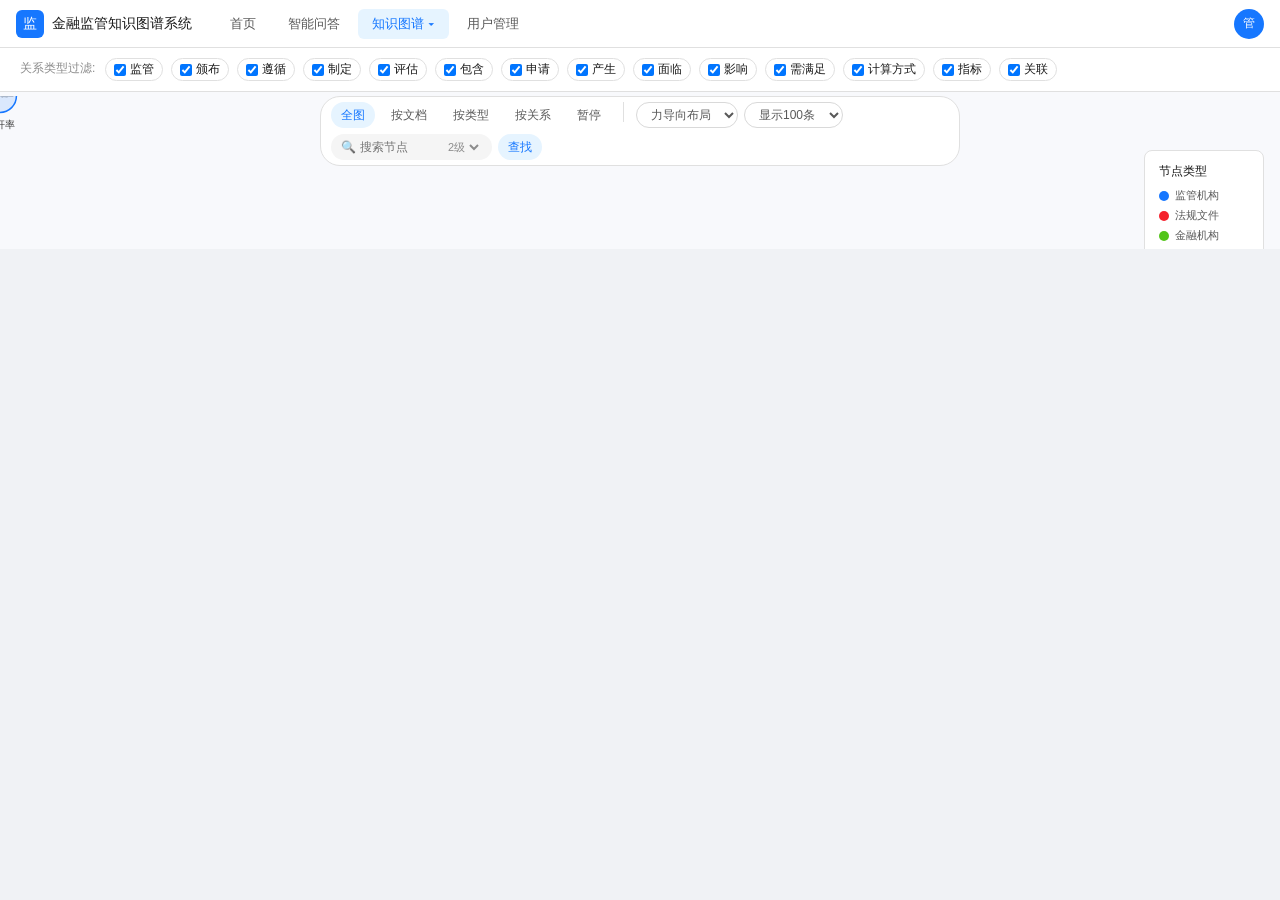
<file: kg-system/kg-vis.html>
<!DOCTYPE html>
<html lang="zh-CN">
<head>
<meta charset="UTF-8">
<meta name="viewport" content="width=device-width, initial-scale=1.0">
<title>图谱可视化 - 金融监管知识图谱系统</title>
<link rel="stylesheet" href="css/styles.css">
<style>
  .vis-page {flex:1;overflow:hidden;position:relative;background:#f8f9fc}
  .vis-header {
    position:absolute;top:0;left:0;right:0;height:48px;
    background:#fff;border-bottom:0.5px solid #e0e0e0;
    display:flex;align-items:center;justify-content:space-between;
    padding:0 20px;z-index:15
  }
  .vis-header-title {font-size:15px;font-weight:500;color:#1a1a1a}
  .vis-header-actions {display:flex;gap:8px;align-items:center}
  .vis-filters {
    position:absolute;top:48px;left:0;right:0;background:#fff;
    border-bottom:0.5px solid #e0e0e0;padding:10px 20px;
    z-index:14;display:flex;align-items:flex-start;gap:10px;flex-wrap:wrap
  }
  .vis-filters-label {font-size:12px;color:#8c8c8c;white-space:nowrap;margin-top:2px}
  .vis-filters-list {display:flex;gap:8px;flex-wrap:wrap;align-items:center}
  .vis-toolbar {
    position:absolute;top:96px;left:50%;transform:translateX(-50%);
    display:flex;gap:6px;z-index:10;background:#fff;border-radius:20px;
    padding:5px 10px;border:0.5px solid #e0e0e0;flex-wrap:wrap;max-width:90%;justify-content:flex-start
  }
  .vis-toolbar-select {
    height:26px;border:0.5px solid #d9d9d9;border-radius:14px;padding:0 10px;
    font-size:12px;color:#595959;background:#fff;cursor:pointer;outline:none
  }
  .vis-toolbar-divider {width:1px;height:20px;background:#e0e0e0;margin:0 6px}
  .vis-search-box {
    display:flex;align-items:center;gap:4px;background:#f5f5f5;
    border-radius:14px;padding:0 10px;height:26px
  }
  .vis-search-input {
    border:none;background:transparent;outline:none;font-size:12px;color:#595959;width:80px
  }
  .vis-legend {position:absolute;right:16px;top:150px;background:#fff;border:0.5px solid #e0e0e0;border-radius:8px;padding:12px 14px;z-index:10;min-width:120px}
  .vis-node-panel {
    display:none;position:absolute;right:16px;top:150px;width:210px;
    background:#fff;border:0.5px solid #e0e0e0;border-radius:8px;padding:14px;z-index:20
  }
  .vis-node-panel-title {font-size:12px;font-weight:500;color:#1a1a1a;margin-bottom:10px}
  .vis-svg {width:100%;height:calc(100% - 96px);margin-top:96px}
  .vis-rel-chip {
    display:inline-flex;align-items:center;gap:4px;font-size:12px;
    padding:2px 8px;border-radius:12px;cursor:pointer;
    border:0.5px solid #e0e0e0;background:#fff;transition:all 0.15s
  }
  .vis-rel-chip:hover {border-color:#1677ff;color:#1677ff}
  .vis-rel-chip.disabled {color:#bfbfbf;opacity:0.6}
</style>
</head>
<body>

<!-- Top Nav -->
<nav class="topnav">
  <div class="logo">
    <div class="logo-icon">监</div>
    <div class="logo-text">金融监管知识图谱系统</div>
  </div>
  <div class="nav-item" onclick="navigateTo('index')">首页</div>
  <div class="nav-item" onclick="navigateTo('qa')">智能问答</div>
  <div class="nav-item active kg" id="nav-kg" onclick="toggleKgMenu(event)">
    知识图谱 ▾
    <div class="kg-submenu" id="kgSubmenu">
      <div class="kg-submenu-item" onclick="navigateTo('docs');event.stopPropagation()">文档管理</div>
      <div class="kg-submenu-item" onclick="navigateTo('kg-manage');event.stopPropagation()">图谱管理</div>
      <div class="kg-submenu-item" onclick="navigateTo('kg-vis');event.stopPropagation()">图谱可视化</div>
    </div>
  </div>
  <div class="nav-item" onclick="navigateTo('users')">用户管理</div>
  <div class="nav-sep"></div>
  <div class="user-avatar">管</div>
</nav>

<!-- Vis Page -->
<div class="vis-page" id="kgVisPage">
  <!-- Header -->
  <div class="vis-header">
    <div class="vis-header-title">金融监管知识图谱可视化</div>
    <div class="vis-header-actions">
      <button class="btn btn-primary" style="font-size:12px;padding:5px 14px" onclick="renderVis()">↺ 刷新图谱</button>
      <button class="btn btn-outline" style="font-size:12px;padding:5px 14px" onclick="resetVisLayout()">⟲ 重置布局</button>
    </div>
  </div>

  <!-- Relation Filters -->
  <div class="vis-filters">
    <span class="vis-filters-label">关系类型过滤:</span>
    <div class="vis-filters-list" id="visRelFilter"></div>
  </div>

  <!-- Toolbar -->
  <div class="vis-toolbar">
    <button class="vis-tool-btn active" onclick="switchVisMode('all', this)">全图</button>
    <button class="vis-tool-btn" onclick="switchVisMode('doc', this)">按文档</button>
    <button class="vis-tool-btn" onclick="switchVisMode('type', this)">按类型</button>
    <button class="vis-tool-btn" onclick="switchVisMode('rel', this)">按关系</button>
    <button class="vis-tool-btn" id="pauseBtn" onclick="togglePause()">暂停</button>
    <div class="vis-toolbar-divider"></div>
    <select class="vis-toolbar-select" id="visLayoutSelect" onchange="changeVisLayout(this.value)">
      <option value="force">力导向布局</option>
      <option value="circular">圆形布局</option>
      <option value="radial">辐射布局</option>
    </select>
    <select class="vis-toolbar-select" id="visLimitSelect" onchange="changeVisLimit(this.value)">
      <option value="50">显示50条</option>
      <option value="100" selected>显示100条</option>
      <option value="200">显示200条</option>
      <option value="all">显示全部</option>
    </select>
    <div class="vis-search-box">
      <span style="font-size:12px">🔍</span>
      <input class="vis-search-input" id="visSearchInput" type="text" placeholder="搜索节点" onkeydown="if(event.key==='Enter')searchVisNode()" />
      <select id="visDepthSelect" onchange="searchVisNode()" style="border:none;background:transparent;outline:none;font-size:11px;color:#8c8c8c;cursor:pointer">
        <option value="1">1级</option>
        <option value="2" selected>2级</option>
        <option value="3">3级</option>
      </select>
    </div>
    <button class="vis-tool-btn" onclick="searchVisNode()" style="background:#e6f4ff;color:#1677ff">查找</button>
  </div>

  <!-- Legend -->
  <div class="vis-legend" id="kgLegend">
    <div class="vis-legend-title">节点类型</div>
  </div>

  <!-- Node Panel -->
  <div class="vis-node-panel" id="visNodePanel">
    <div class="vis-node-panel-title">节点详情</div>
    <div id="visNodeContent"></div>
    <button onclick="closeVisNodeInfo()" style="margin-top:10px;width:100%;border:0.5px solid #d9d9d9;background:#fff;border-radius:5px;padding:4px;font-size:12px;cursor:pointer;color:#595959">关闭</button>
  </div>

  <!-- SVG Canvas -->
  <svg id="visSvg" class="vis-svg"></svg>
</div>

<!-- Toast -->
<div class="toast hide" id="toast">
  <span style="color:#52c41a">✓</span>
  <span id="toastMsg"></span>
</div>

<script src="js/data.js"></script>
<script src="js/utils.js"></script>
<script>
// 状态变量
let visLayout = 'force';
let visLimit = '100';
let visSearchNode = '';
let visDepth = 2;
let visHighlightNodes = new Set();
let visRelFilters = {};
let simRef = null;
let isPaused = false;

// 初始化关系过滤
relationTypes.forEach(r => visRelFilters[r] = true);

// 渲染关系类型过滤
function renderVisRelFilters() {
  const container = document.getElementById('visRelFilter');
  container.innerHTML = relationTypes.map(r =>
    `<span class="vis-rel-chip ${visRelFilters[r] === false ? 'disabled' : ''}" onclick="toggleRelFilter('${r}', this)">
      <input type="checkbox" ${visRelFilters[r] !== false ? 'checked' : ''} style="width:12px;height:12px">${r}
    </span>`
  ).join('');
}

function toggleRelFilter(rel, el) {
  visRelFilters[rel] = visRelFilters[rel] === false ? true : false;
  el.classList.toggle('disabled');
  el.querySelector('input').checked = visRelFilters[rel] !== false;
  renderVis();
}

function switchVisMode(mode, btn) {
  document.querySelectorAll('.vis-tool-btn').forEach(b => {
    if (b.onclick && b.onclick.toString().includes('switchVisMode')) b.classList.remove('active');
  });
  btn.classList.add('active');
  showToast('切换显示模式：' + mode);
  renderVis();
}

function togglePause() {
  isPaused = !isPaused;
  const btn = document.getElementById('pauseBtn');
  btn.textContent = isPaused ? '继续' : '暂停';
  btn.style.background = isPaused ? '#fff7e6' : '';
  btn.style.color = isPaused ? '#fa8c16' : '';
  if (simRef) {
    if (isPaused) simRef.stop();
    else simRef.alpha(0.3).restart();
  }
}

function changeVisLayout(layout) {
  visLayout = layout;
  renderVis();
}

function changeVisLimit(limit) {
  visLimit = limit;
  renderVis();
}

function searchVisNode() {
  const keyword = document.getElementById('visSearchInput').value.trim();
  const depth = parseInt(document.getElementById('visDepthSelect').value);
  if (!keyword) { showToast('请输入搜索关键词'); return; }

  const matchedNodes = KG_NODES.filter(n => n.id.includes(keyword));
  if (matchedNodes.length === 0) { showToast('未找到匹配的节点'); return; }

  // BFS 获取子图
  const allResultNodes = new Set();
  const allResultEdges = [];
  const visitedEdges = new Set();

  matchedNodes.forEach(startNode => {
    const subgraph = getSubgraphByDepth(startNode.id, depth);
    subgraph.nodes.forEach(n => allResultNodes.add(n.id));
    subgraph.edges.forEach(e => {
      const key = e.s + '-' + e.t + '-' + e.r;
      if (!visitedEdges.has(key)) { allResultEdges.push(e); visitedEdges.add(key); }
    });
  });

  visHighlightNodes = new Set([...allResultNodes]);
  currentLayoutNodes = KG_NODES.filter(n => allResultNodes.has(n.id));
  currentLayoutEdges = allResultEdges;
  renderVis();
  showToast(`找到 ${matchedNodes.length} 个匹配节点，显示 ${allResultNodes.size} 个节点`);
}

function getSubgraphByDepth(startNodeId, maxDepth) {
  const resultNodes = new Set([startNodeId]);
  const resultEdges = [];
  let currentLevel = new Set([startNodeId]);

  for (let depth = 1; depth <= maxDepth; depth++) {
    const nextLevel = new Set();
    KG_EDGES.forEach(e => {
      if (currentLevel.has(e.s) && !resultNodes.has(e.t)) {
        nextLevel.add(e.t);
        resultNodes.add(e.t);
        resultEdges.push(e);
      }
      if (currentLevel.has(e.t) && !resultNodes.has(e.s)) {
        nextLevel.add(e.s);
        resultNodes.add(e.s);
        resultEdges.push(e);
      }
    });
    currentLevel = nextLevel;
    if (currentLevel.size === 0) break;
  }

  return { nodes: KG_NODES.filter(n => resultNodes.has(n.id)), edges: resultEdges };
}

let currentLayoutNodes = [];
let currentLayoutEdges = [];

function renderVis() {
  const svgEl = document.getElementById('visSvg');
  if (!svgEl) return;
  svgEl.innerHTML = '';

  // 过滤边
  let filteredEdges = KG_EDGES.filter(e => visRelFilters[e.r] !== false);
  let filteredNodes = KG_NODES;

  // 搜索模式
  if (visSearchNode && currentLayoutNodes.length > 0) {
    filteredNodes = currentLayoutNodes;
    filteredEdges = currentLayoutEdges.filter(e => visRelFilters[e.r] !== false);
  } else {
    // 只显示有边的节点
    const connectedNodeIds = new Set();
    filteredEdges.forEach(e => { connectedNodeIds.add(e.s); connectedNodeIds.add(e.t); });
    filteredNodes = KG_NODES.filter(n => connectedNodeIds.has(n.id));
  }

  // 数量限制
  if (visLimit !== 'all' && filteredEdges.length > parseInt(visLimit)) {
    filteredEdges = filteredEdges.slice(0, parseInt(visLimit));
    const limitedNodeIds = new Set();
    filteredEdges.forEach(e => { limitedNodeIds.add(e.s); limitedNodeIds.add(e.t); });
    filteredNodes = filteredNodes.filter(n => limitedNodeIds.has(n.id));
  }

  renderForceGraph(svgEl, filteredNodes, filteredEdges, { layout: visLayout });

  // 渲染关系过滤
  renderVisRelFilters();

  // 渲染图例
  document.getElementById('kgLegend').innerHTML = '<div class="vis-legend-title">节点类型</div>' +
    Object.entries(nodeColors).map(([t, c]) => `<div class="vis-legend-item"><div class="vis-legend-dot" style="background:${c}"></div>${t}</div>`).join('');
}

function renderForceGraph(svgEl, nodes, edges, opts = {}) {
  const ns = 'http://www.w3.org/2000/svg';
  const layoutType = opts.layout || 'force';
  const W = svgEl.clientWidth || 800;
  const H = svgEl.clientHeight || 600;
  const margin = 60;

  // 构建图数据
  const g = document.createElementNS(ns, 'g');
  svgEl.appendChild(g);

  // 构建邻接表
  const adj = {};
  nodes.forEach(n => { adj[n.id] = { nbrs: new Set(), rels: [] }; });
  edges.forEach(e => {
    if (adj[e.s]) adj[e.s].nbrs.add(e.t);
    if (adj[e.t]) adj[e.t].nbrs.add(e.s);
    if (adj[e.s]) adj[e.s].rels.push({ other: e.t, rel: e.r, dir: 'out' });
    if (adj[e.t]) adj[e.t].rels.push({ other: e.s, rel: e.r, dir: 'in' });
  });
  nodes.forEach(n => { n.deg = adj[n.id] ? adj[n.id].nbrs.size : 0; });

  // 初始化节点位置
  let simNodes;
  if (layoutType === 'circular') {
    const maxR = Math.min(W, H) / 2 - margin - 30;
    simNodes = nodes.map((n, i) => {
      const angle = (i / nodes.length) * Math.PI * 2;
      return { ...n, x: W / 2 + Math.cos(angle) * maxR, y: H / 2 + Math.sin(angle) * maxR, vx: 0, vy: 0 };
    });
  } else if (layoutType === 'radial') {
    const nodeList = nodes.map((n, i) => ({ n, d: n.deg || 0, i }));
    nodeList.sort((a, b) => b.d - a.d);
    const rings = [];
    let ring = 0, count = 0;
    nodeList.forEach(item => {
      if (count >= Math.max(4, Math.floor(nodes.length / 3)) && ring < 3) { ring++; count = 0; }
      rings.push(ring); count++;
    });
    simNodes = nodeList.map((item, i) => {
      const ringNodes = nodeList.filter((x, j) => rings[j] === rings[i]).length;
      const ringStart = nodeList.filter((x, j) => rings[j] < rings[i]).length;
      const idx = i - ringStart;
      const angle = (idx / ringNodes) * Math.PI * 2;
      const maxR = Math.min(W, H) / 2 - margin - 30;
      const radius = maxR * (0.2 + rings[i] * 0.25);
      return { ...item.n, x: W / 2 + Math.cos(angle) * radius, y: H / 2 + Math.sin(angle) * radius, vx: 0, vy: 0 };
    });
  } else {
    // 力导向布局 - 圆形分布
    const nodeList = nodes.map((n, i) => ({ n, d: n.deg || 0, i }));
    nodeList.sort((a, b) => b.d - a.d);
    const rings = [];
    let ring = 0, count = 0;
    nodeList.forEach(item => {
      if (count >= Math.max(6, Math.floor(nodes.length / 3)) && ring < 3) { ring++; count = 0; }
      rings.push(ring); count++;
    });
    simNodes = nodeList.map((item, i) => {
      const ringNodes = nodeList.filter((x, j) => rings[j] === rings[i]).length;
      const ringStart = nodeList.filter((x, j) => rings[j] < rings[i]).length;
      const idx = i - ringStart;
      const angle = (idx / ringNodes) * Math.PI * 2 + Math.random() * 0.5;
      const maxR = Math.min(W, H) / 2 - margin - 20;
      const radius = maxR * (0.25 + rings[i] * 0.2) + Math.random() * 10;
      return { ...item.n, x: W / 2 + Math.cos(angle) * radius, y: H / 2 + Math.sin(angle) * radius, vx: 0, vy: 0 };
    });
  }

  // 边数据
  const simEdges = edges.map(e => ({ ...e, source: e.s, target: e.t }));
  const nodeById = {};
  simNodes.forEach(n => nodeById[n.id] = n);
  simEdges.forEach(e => { e.source = nodeById[e.s]; e.target = nodeById[e.t]; });

  // 节点半径计算
  const maxDeg = Math.max(...simNodes.map(n => n.deg), 1);
  const rScale = n => 10 + (n.deg / maxDeg) * 15;

  // 绘制边
  const linkG = document.createElementNS(ns, 'g');
  g.appendChild(linkG);
  const linkEls = {};
  simEdges.forEach((e, i) => {
    const line = document.createElementNS(ns, 'line');
    line.setAttribute('stroke', '#d9d9d9');
    line.setAttribute('stroke-width', '1');
    line.setAttribute('marker-end', 'url(#arr)');
    linkG.appendChild(line);
    linkEls[i] = line;
  });

  // 边标签
  const lblG = document.createElementNS(ns, 'g');
  g.appendChild(lblG);
  const lblEls = {};
  simEdges.forEach((e, i) => {
    const t = document.createElementNS(ns, 'text');
    t.setAttribute('font-size', '9');
    t.setAttribute('fill', '#bfbfbf');
    t.setAttribute('text-anchor', 'middle');
    t.setAttribute('pointer-events', 'none');
    t.textContent = e.r;
    lblG.appendChild(t);
    lblEls[i] = t;
  });

  // 箭头
  const defs = document.createElementNS(ns, 'defs');
  defs.innerHTML = '<marker id="arr" markerWidth="10" markerHeight="10" refX="9" refY="3" orient="auto"><path d="M0,0 L0,6 L9,3 z" fill="#d9d9d9"/></marker>';
  svgEl.appendChild(defs);

  // 绘制节点
  const nodeG = document.createElementNS(ns, 'g');
  g.appendChild(nodeG);
  const nodeEls = {};

  simNodes.forEach(n => {
    const c = nodeColors[n.type] || '#888';
    const r = rScale(n);
    const grp = document.createElementNS(ns, 'g');
    grp.style.cursor = 'pointer';

    const circle = document.createElementNS(ns, 'circle');
    circle.setAttribute('r', r);
    circle.setAttribute('fill', c + '22');
    circle.setAttribute('stroke', c);
    circle.setAttribute('stroke-width', '1.5');
    circle.style.transition = 'all 0.2s';

    const label = document.createElementNS(ns, 'text');
    label.setAttribute('text-anchor', 'middle');
    label.setAttribute('font-size', '10');
    label.setAttribute('fill', '#333');
    label.setAttribute('pointer-events', 'none');
    label.setAttribute('dy', r + 16);
    label.textContent = n.id;

    grp.appendChild(circle);
    grp.appendChild(label);
    nodeG.appendChild(grp);
    nodeEls[n.id] = { grp, circle, r, color: c };

    // 拖拽
    let dragging = false, ox, oy, nx, ny;
    grp.addEventListener('mousedown', ev => {
      dragging = true; ox = ev.clientX; oy = ev.clientY; nx = n.x; ny = n.y;
      n.fx = n.x; n.fy = n.y;
      ev.stopPropagation();
    });
    document.addEventListener('mousemove', ev => {
      if (!dragging) return;
      n.fx = nx + (ev.clientX - ox);
      n.fy = ny + (ev.clientY - oy);
      if (simRef) simRef.alpha(0.3).restart();
    });
    document.addEventListener('mouseup', () => { if (dragging) { dragging = false; n.fx = null; n.fy = null; } });

    // 点击
    grp.addEventListener('click', ev => {
      ev.stopPropagation();
      highlightNode(n.id, adj, nodeEls, linkEls, simEdges, {});
    });
  });

  // 平移缩放
  let scale = 1, tx = 0, ty = 0, panning = false, px, py;
  svgEl.addEventListener('mousedown', ev => { if (ev.target === svgEl) { panning = true; px = ev.clientX - tx; py = ev.clientY - ty; } });
  svgEl.addEventListener('mousemove', ev => { if (!panning) return; tx = ev.clientX - px; ty = ev.clientY - py; g.setAttribute('transform', `translate(${tx},${ty}) scale(${scale})`); });
  svgEl.addEventListener('mouseup', () => panning = false);
  svgEl.addEventListener('wheel', ev => { ev.preventDefault(); scale = Math.max(0.3, Math.min(3, scale * (ev.deltaY < 0 ? 1.1 : 0.9))); g.setAttribute('transform', `translate(${tx},${ty}) scale(${scale})`); });

  // 简单力模拟
  let totalEnergy = Infinity, stableCount = 0;
  function tick() {
    simNodes.forEach(n => { if (n.vx === undefined) n.vx = 0; if (n.vy === undefined) n.vy = 0; });

    if (layoutType === 'force') {
      // 排斥力
      for (let i = 0; i < simNodes.length; i++) {
        for (let j = i + 1; j < simNodes.length; j++) {
          const a = simNodes[i], b = simNodes[j];
          const ra = Math.max(rScale(a), 8) + a.id.length * 4.5;
          const rb = Math.max(rScale(b), 8) + b.id.length * 4.5;
          const dx = b.x - a.x, dy = b.y - a.y;
          const dist = Math.sqrt(dx * dx + dy * dy) || 1;
          const minDist = ra + rb + 50;
          if (dist < minDist) {
            const f = (minDist - dist) / dist * 12.0;
            a.vx -= dx * f; a.vy -= dy * f; b.vx += dx * f; b.vy += dy * f;
          } else {
            const f = 180000 / (dist * dist);
            a.vx -= dx * f; a.vy -= dy * f; b.vx += dx * f; b.vy += dy * f;
          }
        }
      }

      // 吸引力（边）
      simEdges.forEach(e => {
        const s = e.source, t = e.target;
        if (!s || !t) return;
        const dx = t.x - s.x, dy = t.y - s.y;
        const dist = Math.sqrt(dx * dx + dy * dy) || 1;
        const f = dist * 0.03;
        s.vx += dx / dist * f; s.vy += dy / dist * f;
        t.vx -= dx / dist * f; t.vy -= dy / dist * f;
      });

      // 圆形边界约束
      const cx = W / 2, cy = H / 2;
      const maxR = Math.min(W, H) / 2 - margin;
      simNodes.forEach(n => {
        const dx = n.x - cx, dy = n.y - cy;
        const dist = Math.sqrt(dx * dx + dy * dy);
        if (dist > maxR) {
          n.vx -= dx / dist * 0.5; n.vy -= dy / dist * 0.5;
        }
      });

      // 更新位置
      simNodes.forEach(n => {
        n.vx *= 0.85; n.vy *= 0.85;
        if (n.fx !== undefined && n.fx !== null) { n.x = n.fx; n.y = n.fy; }
        else { n.x += n.vx; n.y += n.vy; }
      });
    }

    // 更新渲染
    simEdges.forEach((e, i) => {
      if (!e.source || !e.target) return;
      const line = linkEls[i];
      if (line) {
        line.setAttribute('x1', e.source.x);
        line.setAttribute('y1', e.source.y);
        line.setAttribute('x2', e.target.x);
        line.setAttribute('y2', e.target.y);
      }
      const lbl = lblEls[i];
      if (lbl) { lbl.setAttribute('x', (e.source.x + e.target.x) / 2); lbl.setAttribute('y', (e.source.y + e.target.y) / 2 - 5); }
    });

    simNodes.forEach(n => {
      const el = nodeEls[n.id];
      if (el) {
        el.grp.setAttribute('transform', `translate(${n.x},${n.y})`);
        el.circle.setAttribute('r', rScale(n));
        el.circle.setAttribute('fill', el.color + '22');
        el.circle.setAttribute('stroke', el.color);
        if (visHighlightNodes.size > 0 && !visHighlightNodes.has(n.id)) {
          el.circle.setAttribute('opacity', '0.3');
        } else {
          el.circle.setAttribute('opacity', '1');
        }
      }
    });

    // 检查稳定性
    const energy = simNodes.reduce((sum, n) => sum + Math.abs(n.vx) + Math.abs(n.vy), 0);
    if (energy < 0.5) { stableCount++; if (stableCount > 10) return; }
    else stableCount = 0;

    if (!isPaused) requestAnimationFrame(tick);
  }

  simRef = { stop: () => { isPaused = true; }, alpha: () => simRef };
  requestAnimationFrame(tick);
}

function highlightNode(nodeId, adj, nodeEls, linkEls, simEdges, opts) {
  // 高亮节点
  Object.keys(nodeEls).forEach(id => {
    const el = nodeEls[id];
    if (id === nodeId) {
      el.circle.setAttribute('stroke-width', '3');
      el.circle.setAttribute('fill', el.color + '66');
    } else {
      el.circle.setAttribute('stroke-width', '1.5');
      el.circle.setAttribute('fill', el.color + '22');
    }
  });

  // 显示节点信息
  const panel = document.getElementById('visNodePanel');
  const content = document.getElementById('visNodeContent');
  const node = KG_NODES.find(n => n.id === nodeId);
  if (node) {
    const nodeAdj = adj[nodeId];
    content.innerHTML = `
      <div style="font-size:13px;font-weight:500;margin-bottom:8px">${node.id}</div>
      <div style="font-size:11px;margin-bottom:6px">
        <span style="padding:2px 6px;border-radius:10px;background:${nodeColors[node.type]}22;color:${nodeColors[node.type]};border:0.5px solid ${nodeColors[node.type]}55">${node.type}</span>
      </div>
      <div style="font-size:11px;color:#8c8c8c;margin-bottom:8px">关联节点：${nodeAdj ? nodeAdj.nbrs.size : 0} 个</div>
      <div style="font-size:11px;color:#595959">
        ${nodeAdj ? nodeAdj.rels.slice(0, 5).map(r => `<div style="margin-bottom:4px">${r.dir === 'out' ? '→' : '←'} ${r.rel} ${r.other}</div>`).join('') : ''}
      </div>
    `;
    panel.style.display = 'block';
  }
}

function closeVisNodeInfo() {
  document.getElementById('visNodePanel').style.display = 'none';
  document.querySelectorAll('#visSvg circle').forEach(c => { c.style.opacity = ''; c.setAttribute('stroke-width', '1.8'); });
}

function resetVisLayout() {
  visSearchNode = '';
  visHighlightNodes = new Set();
  currentLayoutNodes = [];
  currentLayoutEdges = [];
  renderVis();
  showToast('布局已重置');
}

// 初始化
renderVis();
</script>
</body>
</html>
</file>
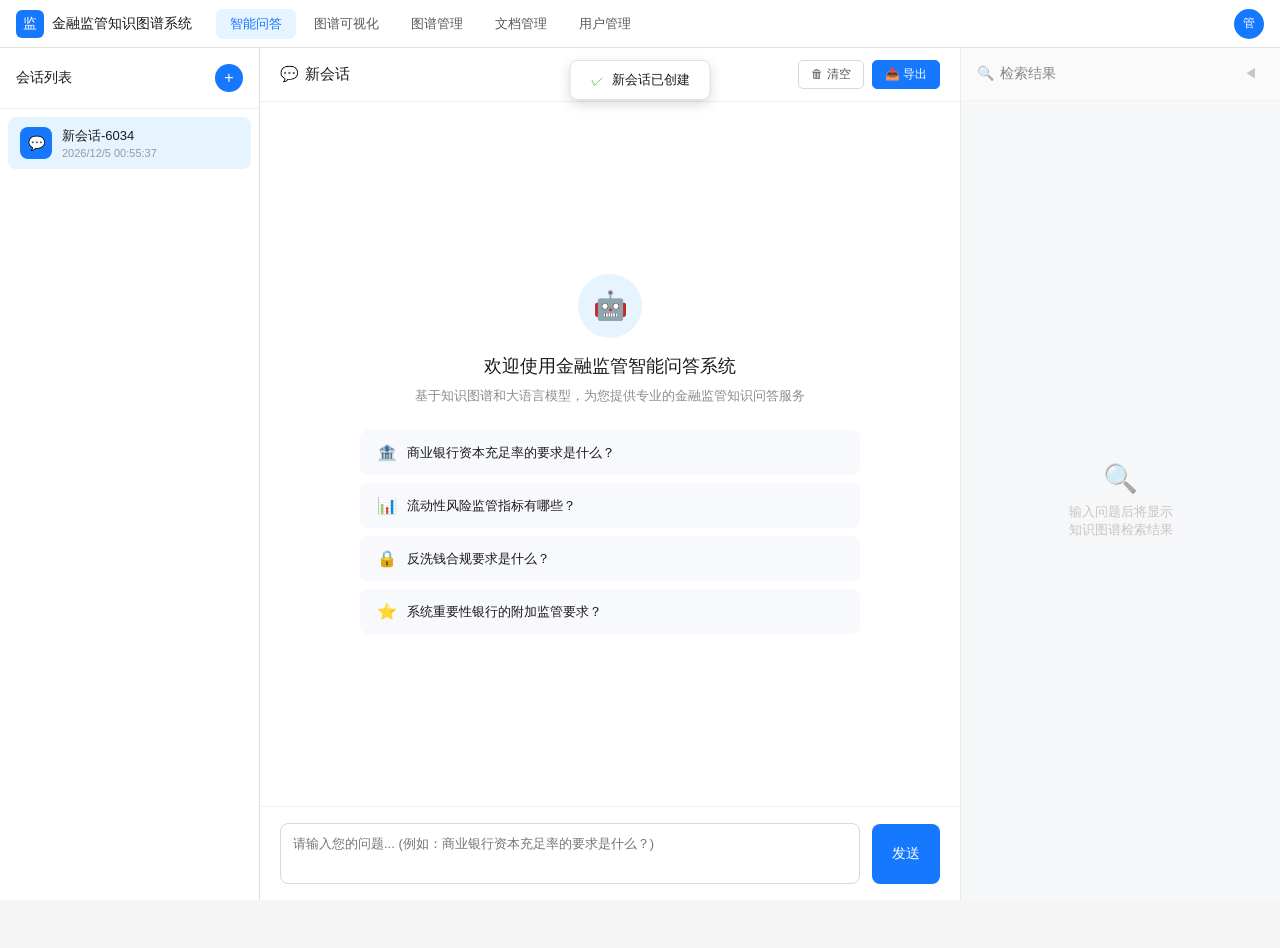
<file: kg-system/qa-new.html>
<!DOCTYPE html>
<html lang="zh-CN">
<head>
<meta charset="UTF-8">
<meta name="viewport" content="width=device-width, initial-scale=1.0">
<title>智能问答 - 金融监管知识图谱系统</title>
<style>
*{margin:0;padding:0;box-sizing:border-box}
body{font-family:-apple-system,BlinkMacSystemFont,'Segoe UI','PingFang SC','Microsoft YaHei',sans-serif;font-size:13px;color:#1a1a1a;background:#f5f5f5;height:100vh;overflow:hidden}

/* Top Nav */
.topnav{display:flex;align-items:center;height:48px;background:#fff;border-bottom:0.5px solid #e0e0e0;padding:0 16px;gap:4px;position:fixed;top:0;left:0;right:0;z-index:100}
.topnav .logo{display:flex;align-items:center;gap:8px;margin-right:20px}
.topnav .logo-icon{width:28px;height:28px;background:#1677ff;border-radius:6px;display:flex;align-items:center;justify-content:center;color:#fff;font-size:14px;font-weight:500}
.topnav .logo-text{font-size:14px;font-weight:500;color:#1a1a1a}
.nav-item{padding:6px 14px;border-radius:6px;cursor:pointer;font-size:13px;color:#595959;white-space:nowrap;transition:background 0.15s}
.nav-item:hover{background:#f5f5f5;color:#1a1a1a}
.nav-item.active{color:#1677ff;background:#e6f4ff}
.nav-sep{flex:1}
.user-avatar{width:30px;height:30px;border-radius:50%;background:#1677ff;color:#fff;display:flex;align-items:center;justify-content:center;font-size:12px;font-weight:500;cursor:pointer}

/* Main Layout */
.main-layout{display:flex;height:calc(100vh - 48px);margin-top:48px}

/* Left Sidebar - Session List */
.session-sidebar{width:260px;background:#fff;border-right:0.5px solid #e0e0e0;display:flex;flex-direction:column;flex-shrink:0}
.session-sidebar-header{padding:16px;display:flex;align-items:center;justify-content:space-between;border-bottom:0.5px solid #f0f0f0}
.session-sidebar-title{font-size:14px;font-weight:500;color:#1a1a1a}
.new-session-btn{width:28px;height:28px;border-radius:50%;background:#1677ff;color:#fff;border:none;cursor:pointer;display:flex;align-items:center;justify-content:center;font-size:16px;transition:background 0.15s}
.new-session-btn:hover{background:#0d6efd}
.session-list{flex:1;overflow-y:auto;padding:8px}
.session-item{display:flex;align-items:center;gap:10px;padding:10px 12px;border-radius:8px;cursor:pointer;transition:all 0.15s;margin-bottom:4px}
.session-item:hover{background:#f5f5f5}
.session-item.active{background:#e6f4ff}
.session-icon{width:32px;height:32px;border-radius:8px;background:#f0f2f5;display:flex;align-items:center;justify-content:center;font-size:14px;flex-shrink:0}
.session-item.active .session-icon{background:#1677ff;color:#fff}
.session-info{flex:1;min-width:0}
.session-name{font-size:13px;color:#1a1a1a;font-weight:500;overflow:hidden;text-overflow:ellipsis;white-space:nowrap}
.session-time{font-size:11px;color:#999;margin-top:2px}
.session-actions{display:flex;gap:4px;opacity:0;transition:opacity 0.15s}
.session-item:hover .session-actions{opacity:1}
.session-action-btn{width:24px;height:24px;border-radius:4px;display:flex;align-items:center;justify-content:center;cursor:pointer;color:#999;font-size:12px}
.session-action-btn:hover{background:#f0f0f0;color:#666}

/* Center - Chat Area */
.chat-area{flex:1;display:flex;flex-direction:column;min-width:0;background:#fff}
.chat-header{padding:12px 20px;border-bottom:0.5px solid #f0f0f0;display:flex;align-items:center;justify-content:space-between}
.chat-title{font-size:15px;font-weight:500;color:#1a1a1a}
.chat-title::before{content:"💬";margin-right:6px}
.chat-actions{display:flex;gap:8px}
.chat-action-btn{padding:5px 12px;border-radius:5px;font-size:12px;cursor:pointer;border:0.5px solid #d9d9d9;background:#fff;color:#595959;transition:all 0.15s}
.chat-action-btn:hover{border-color:#1677ff;color:#1677ff}
.chat-action-btn.primary{background:#1677ff;color:#fff;border-color:#1677ff}
.chat-action-btn.primary:hover{background:#0d6efd}

/* Messages */
.messages{flex:1;overflow-y:auto;padding:20px}
.welcome-screen{display:flex;flex-direction:column;align-items:center;justify-content:center;height:100%;text-align:center}
.welcome-icon{width:64px;height:64px;border-radius:50%;background:#e6f4ff;display:flex;align-items:center;justify-content:center;font-size:28px;margin-bottom:16px}
.welcome-title{font-size:18px;font-weight:500;color:#1a1a1a;margin-bottom:8px}
.welcome-desc{font-size:13px;color:#8c8c8c;margin-bottom:24px;max-width:400px;line-height:1.6}
.welcome-suggestions{display:flex;flex-direction:column;gap:8px;width:100%;max-width:500px}
.welcome-suggestion{display:flex;align-items:center;gap:10px;padding:12px 16px;background:#f8f9fc;border-radius:8px;cursor:pointer;transition:all 0.15s;text-align:left;border:0.5px solid transparent}
.welcome-suggestion:hover{background:#e6f4ff;border-color:#1677ff}
.welcome-suggestion-icon{font-size:16px}
.welcome-suggestion-text{font-size:13px;color:#1a1a1a}

.message{display:flex;gap:12px;margin-bottom:20px;animation:fadeIn 0.3s ease}
@keyframes fadeIn{from{opacity:0;transform:translateY(10px)}to{opacity:1;transform:translateY(0)}}
.message.user{flex-direction:row-reverse}
.message-avatar{width:36px;height:36px;border-radius:50%;display:flex;align-items:center;justify-content:center;font-size:14px;flex-shrink:0}
.message-avatar.ai{background:#e6f4ff;color:#1677ff}
.message-avatar.user{background:#1677ff;color:#fff}
.message-content{max-width:70%}
.message-bubble{padding:12px 16px;border-radius:12px;font-size:13px;line-height:1.7}
.message-bubble.ai{background:#f8f9fc;border:0.5px solid #e8e8e8;border-radius:0 12px 12px 12px}
.message-bubble.user{background:#1677ff;color:#fff;border-radius:12px 0 12px 12px}

/* Retrieval Info */
.retrieval-info{background:#fff;border:0.5px solid #e0e0e0;border-radius:8px;padding:12px;margin-top:12px}
.retrieval-header{display:flex;align-items:center;gap:8px;margin-bottom:10px;padding-bottom:8px;border-bottom:0.5px solid #f0f0f0}
.retrieval-title{font-size:12px;font-weight:500;color:#1677ff}
.retrieval-tags{display:flex;gap:6px;flex-wrap:wrap}
.retrieval-tag{padding:3px 8px;border-radius:10px;font-size:11px;background:#f0f6ff;color:#1677ff;border:0.5px solid #d6e4ff}
.retrieval-tag.entity{background:#f6ffed;color:#389e0d;border-color:#d9f7be}
.retrieval-tag.keyword{background:#fff7e6;color:#d48806;border-color:#ffd591}
.retrieval-tag.record{background:#f9f0ff;color:#722ed1;border-color:#d3adf7}

/* Chat Input */
.chat-input-area{padding:16px 20px;border-top:0.5px solid #f0f0f0;background:#fff}
.chat-input-row{display:flex;gap:12px;align-items:flex-end}
.chat-input{flex:1;min-height:60px;max-height:120px;border:0.5px solid #d9d9d9;border-radius:8px;padding:10px 12px;font-size:13px;resize:none;outline:none;font-family:inherit;line-height:1.5}
.chat-input:focus{border-color:#1677ff}
.chat-send-btn{height:60px;padding:0 20px;background:#1677ff;color:#fff;border:none;border-radius:8px;font-size:14px;cursor:pointer;transition:background 0.15s}
.chat-send-btn:hover{background:#0d6efd}
.chat-send-btn:disabled{background:#d9d9d9;cursor:not-allowed}

/* Right Panel - Retrieval Results */
.retrieval-panel{width:320px;background:#fff;border-left:0.5px solid #e0e0e0;display:flex;flex-direction:column;flex-shrink:0;overflow:hidden}
.retrieval-panel-header{padding:12px 16px;border-bottom:0.5px solid #f0f0f0;display:flex;align-items:center;justify-content:space-between}
.retrieval-panel-title{font-size:14px;font-weight:500;color:#1a1a1a}
.retrieval-panel-title::before{content:"🔍";margin-right:6px}
.retrieval-panel-actions{display:flex;gap:4px}
.panel-action-btn{width:28px;height:28px;border-radius:5px;display:flex;align-items:center;justify-content:center;cursor:pointer;color:#999;font-size:13px;border:none;background:transparent}
.panel-action-btn:hover{background:#f5f5f5;color:#666}

/* KG Visualization in Panel */
.kg-viz-container{flex:1;overflow:hidden;position:relative;background:#f8f9fc}
.kg-viz-canvas{width:100%;height:100%}
.kg-legend{position:absolute;bottom:10px;left:10px;background:rgba(255,255,255,0.95);border-radius:6px;padding:8px 10px;border:0.5px solid #e0e0e0;font-size:11px}
.kg-legend-item{display:flex;align-items:center;gap:6px;margin-bottom:4px}
.kg-legend-dot{width:10px;height:10px;border-radius:50%}
.kg-fullscreen-btn{position:absolute;top:10px;right:10px;width:32px;height:32px;border-radius:6px;background:rgba(255,255,255,0.95);border:0.5px solid #e0e0e0;display:flex;align-items:center;justify-content:center;cursor:pointer;font-size:14px;color:#666;transition:all 0.15s}
.kg-fullscreen-btn:hover{background:#fff;color:#1677ff;border-color:#1677ff}

/* KG Context */
.kg-context{padding:12px 16px;border-top:0.5px solid #f0f0f0;max-height:200px;overflow-y:auto}
.kg-context-title{font-size:12px;font-weight:500;color:#1a1a1a;margin-bottom:8px}
.kg-context-item{padding:6px 0;border-bottom:0.5px solid #f5f5f5;font-size:12px;color:#595959;line-height:1.5}
.kg-context-item:last-child{border-bottom:none}
.kg-context-entity{color:#1677ff;font-weight:500}
.kg-context-relation{color:#8c8c8c}

/* Fullscreen Modal */
.modal-overlay{position:fixed;top:0;left:0;right:0;bottom:0;background:rgba(0,0,0,0.6);display:flex;align-items:center;justify-content:center;z-index:1000;opacity:0;visibility:hidden;transition:all 0.3s}
.modal-overlay.show{opacity:1;visibility:visible}
.modal-content{width:90vw;height:90vh;background:#fff;border-radius:12px;overflow:hidden;display:flex;flex-direction:column}
.modal-header{padding:12px 20px;border-bottom:0.5px solid #e0e0e0;display:flex;align-items:center;justify-content:space-between}
.modal-title{font-size:15px;font-weight:500}
.modal-close{width:32px;height:32px;border-radius:6px;display:flex;align-items:center;justify-content:center;cursor:pointer;font-size:18px;color:#999;border:none;background:transparent}
.modal-close:hover{background:#f5f5f5;color:#666}
.modal-body{flex:1;overflow:hidden;position:relative}

/* Toast */
.toast{position:fixed;top:60px;left:50%;transform:translateX(-50%);background:#fff;border:0.5px solid #e0e0e0;border-radius:8px;padding:10px 20px;box-shadow:0 4px 12px rgba(0,0,0,0.15);display:flex;align-items:center;gap:8px;font-size:13px;z-index:1000;transition:all 0.3s}
.toast.hide{opacity:0;transform:translateX(-50%) translateY(-20px);pointer-events:none}

/* Scrollbar */
::-webkit-scrollbar{width:6px;height:6px}
::-webkit-scrollbar-track{background:transparent}
::-webkit-scrollbar-thumb{background:#d9d9d9;border-radius:3px}
::-webkit-scrollbar-thumb:hover{background:#bfbfbf}

.hidden{display:none}
</style>
</head>
<body>

<!-- Top Nav -->
<nav class="topnav">
  <div class="logo">
    <div class="logo-icon">监</div>
    <div class="logo-text">金融监管知识图谱系统</div>
  </div>
  <div class="nav-item active" onclick="navigateTo('index')">智能问答</div>
  <div class="nav-item" onclick="navigateTo('kg-vis')">图谱可视化</div>
  <div class="nav-item" onclick="navigateTo('kg-manage')">图谱管理</div>
  <div class="nav-item" onclick="navigateTo('docs')">文档管理</div>
  <div class="nav-item" onclick="navigateTo('users')">用户管理</div>
  <div class="nav-sep"></div>
  <div class="user-avatar">管</div>
</nav>

<!-- Main Layout -->
<div class="main-layout">
  <!-- Left Sidebar -->
  <div class="session-sidebar">
    <div class="session-sidebar-header">
      <span class="session-sidebar-title">会话列表</span>
      <button class="new-session-btn" onclick="createNewSession()" title="新建会话">+</button>
    </div>
    <div class="session-list" id="sessionList">
      <!-- Sessions will be rendered here -->
    </div>
  </div>

  <!-- Center Chat Area -->
  <div class="chat-area">
    <div class="chat-header">
      <span class="chat-title" id="chatTitle">新会话</span>
      <div class="chat-actions">
        <button class="chat-action-btn" onclick="clearCurrentSession()">🗑 清空</button>
        <button class="chat-action-btn primary" onclick="exportSession()">📥 导出</button>
      </div>
    </div>
    <div class="messages" id="messages">
      <!-- Welcome Screen -->
      <div class="welcome-screen" id="welcomeScreen">
        <div class="welcome-icon">🤖</div>
        <div class="welcome-title">欢迎使用金融监管智能问答系统</div>
        <div class="welcome-desc">基于知识图谱和大语言模型，为您提供专业的金融监管知识问答服务</div>
        <div class="welcome-suggestions">
          <div class="welcome-suggestion" onclick="askQuestion('商业银行资本充足率的要求是什么？')">
            <span class="welcome-suggestion-icon">🏦</span>
            <span class="welcome-suggestion-text">商业银行资本充足率的要求是什么？</span>
          </div>
          <div class="welcome-suggestion" onclick="askQuestion('流动性风险监管指标有哪些？')">
            <span class="welcome-suggestion-icon">📊</span>
            <span class="welcome-suggestion-text">流动性风险监管指标有哪些？</span>
          </div>
          <div class="welcome-suggestion" onclick="askQuestion('反洗钱合规要求是什么？')">
            <span class="welcome-suggestion-icon">🔒</span>
            <span class="welcome-suggestion-text">反洗钱合规要求是什么？</span>
          </div>
          <div class="welcome-suggestion" onclick="askQuestion('系统重要性银行的附加监管要求？')">
            <span class="welcome-suggestion-icon">⭐</span>
            <span class="welcome-suggestion-text">系统重要性银行的附加监管要求？</span>
          </div>
        </div>
      </div>
    </div>
    <div class="chat-input-area">
      <div class="chat-input-row">
        <textarea class="chat-input" id="chatInput" placeholder="请输入您的问题... (例如：商业银行资本充足率的要求是什么？)" onkeydown="if(event.key==='Enter' && !event.shiftKey){event.preventDefault();sendMessage();}"></textarea>
        <button class="chat-send-btn" id="sendBtn" onclick="sendMessage()">发送</button>
      </div>
    </div>
  </div>

  <!-- Right Retrieval Panel -->
  <div class="retrieval-panel" id="retrievalPanel" style="opacity:0.5">
    <div class="retrieval-panel-header">
      <span class="retrieval-panel-title">检索结果</span>
      <div class="retrieval-panel-actions">
        <button class="panel-action-btn" onclick="togglePanel()" title="收起/展开">◀</button>
      </div>
    </div>
    <div class="kg-viz-container" id="kgVizContainer">
      <div id="kgEmptyState" style="display:flex;align-items:center;justify-content:center;height:100%;color:#999;font-size:13px">
        <div style="text-align:center">
          <div style="font-size:28px;margin-bottom:8px">🔍</div>
          <div>输入问题后将显示</div>
          <div>知识图谱检索结果</div>
        </div>
      </div>
      <svg class="kg-viz-canvas" id="kgVizCanvas" style="display:none"></svg>
      <div class="kg-legend" id="kgLegend" style="display:none"></div>
      <button class="kg-fullscreen-btn" onclick="openFullscreen()" title="全屏查看" style="display:none" id="kgFullscreenBtn">⛶</button>
    </div>
    <div class="kg-context" id="kgContext" style="display:none">
      <div class="kg-context-title">📋 图谱上下文</div>
      <div id="kgContextList"></div>
    </div>
  </div>
</div>

<!-- Fullscreen Modal -->
<div class="modal-overlay" id="fullscreenModal">
  <div class="modal-content">
    <div class="modal-header">
      <span class="modal-title">知识图谱可视化</span>
      <button class="modal-close" onclick="closeFullscreen()">×</button>
    </div>
    <div class="modal-body">
      <svg id="fullscreenCanvas" style="width:100%;height:100%"></svg>
    </div>
  </div>
</div>

<!-- Toast -->
<div class="toast hide" id="toast">
  <span style="color:#52c41a">✓</span>
  <span id="toastMsg"></span>
</div>

<script src="js/data.js"></script>
<script src="js/utils.js"></script>
<script>
// ==================== Data & State ====================
let sessions = JSON.parse(localStorage.getItem('qa_sessions') || '[]');
let currentSessionId = null;
let isPanelCollapsed = false;

// Sample QA knowledge base
const qaKnowledge = {
  '资本充足率': {
    answer: `根据《商业银行资本管理办法》，商业银行资本充足率监管要求如下：

1. **核心一级资本充足率** ≥ 7.5%
2. **一级资本充足率** ≥ 8.5%
3. **资本充足率** ≥ 10.5%

其中，系统重要性银行还需满足附加资本要求：
- 全球系统重要性银行：附加资本 1%-3.5%
- 国内系统重要性银行：附加资本 1%

资本充足率的计算公式为：
资本充足率 = 总资本 / 风险加权资产 × 100%`,
    keywords: ['资本充足率', '核心一级资本', '风险加权资产', '系统重要性银行'],
    entities: ['商业银行', '资本充足率', '核心一级资本', '一级资本', '风险加权资产', '银保监会', '系统重要性银行'],
    context: [
      {s: '商业银行', r: '需满足', t: '资本充足率'},
      {s: '资本管理办法', r: '制定', t: '资本充足率'},
      {s: '资本充足率', r: '包含', t: '核心一级资本'},
      {s: '资本充足率', r: '包含', t: '一级资本'},
      {s: '系统重要性银行', r: '需满足', t: '附加资本要求'},
      {s: '银保监会', r: '监管', t: '商业银行'}
    ]
  },
  '流动性': {
    answer: `流动性风险监管指标主要包括：

1. **流动性覆盖率（LCR）** ≥ 100%
   - 计算公式：优质流动性资产储备 / 未来30日净现金流出

2. **净稳定资金比例（NSFR）** ≥ 100%
   - 计算公式：可用的稳定资金 / 业务所需的稳定资金

3. **流动性比例** ≥ 25%
   - 计算公式：流动性资产余额 / 流动性负债余额

4. **流动性匹配率** ≥ 100%

这些指标旨在确保商业银行具有充足的优质流动性资产，能够在规定的流动性压力情景下，通过变现这些资产满足未来至少30天的流动性需求。`,
    keywords: ['流动性覆盖率', '净稳定资金比例', '流动性比例', '优质流动性资产'],
    entities: ['商业银行', '流动性覆盖率', '净稳定资金比例', '流动性比例', '优质流动性资产'],
    context: [
      {s: '商业银行', r: '需满足', t: '流动性覆盖率'},
      {s: '商业银行', r: '需满足', t: '净稳定资金比例'},
      {s: '流动性覆盖率', r: '计算方式', t: '优质流动性资产'},
      {s: '流动性风险', r: '影响', t: '流动性覆盖率'}
    ]
  },
  '反洗钱': {
    answer: `金融机构反洗钱合规要求包括：

1. **客户身份识别（KYC）**
   - 建立客户身份识别制度
   - 核对并登记客户身份信息
   - 了解客户交易目的和性质

2. **大额和可疑交易报告**
   - 大额交易报告：单笔或当日累计人民币5万元以上
   - 可疑交易报告：发现或有合理理由怀疑涉及洗钱

3. **客户尽职调查（CDD）**
   - 持续识别和重新识别客户身份
   - 评估客户洗钱风险等级

4. **反洗钱内控制度建设**
   - 设立反洗钱专门机构或指定内设机构
   - 建立客户身份资料和交易记录保存制度
   - 开展反洗钱培训和宣传`,
    keywords: ['反洗钱', 'KYC', '可疑交易报告', '客户尽职调查'],
    entities: ['金融机构', '反洗钱', '客户身份识别', '可疑交易报告', '客户尽职调查'],
    context: [
      {s: '金融机构', r: '需满足', t: '反洗钱'},
      {s: '反洗钱', r: '包含', t: '客户身份识别'},
      {s: '反洗钱', r: '包含', t: '可疑交易报告'},
      {s: '客户尽职调查', r: '评估', t: '洗钱风险'}
    ]
  },
  '系统重要性银行': {
    answer: `系统重要性银行是指其经营中断或失败可能对金融体系和经济活动造成严重影响的银行。

**附加监管要求：**

1. **附加资本要求**
   - 全球系统重要性银行：1%-3.5%（分五档）
   - 国内系统重要性银行：1%

2. **恢复和处置计划**
   - 制定恢复计划：确保在财务困难时能够恢复正常运营
   - 制定处置计划：确保在无法恢复时能够有序处置

3. **更严格的监管**
   - 更频繁的风险评估
   - 更严格的信息披露要求
   - 更审慎的杠杆率要求

4. **总损失吸收能力（TLAC）**
   - 全球系统重要性银行需满足TLAC要求
   - 风险加权比率 ≥ 16%
   - 杠杆率 ≥ 6%`,
    keywords: ['系统重要性银行', '附加资本', '恢复处置计划', 'TLAC'],
    entities: ['系统重要性银行', '附加资本要求', '恢复计划', '处置计划', '总损失吸收能力', '全球系统重要性银行'],
    context: [
      {s: '系统重要性银行', r: '需满足', t: '附加资本要求'},
      {s: '系统重要性银行', r: '需满足', t: '恢复计划'},
      {s: '系统重要性银行', r: '需满足', t: '处置计划'},
      {s: '全球系统重要性银行', r: '需满足', t: '总损失吸收能力'}
    ]
  }
};

// ==================== Session Management ====================
function initSessions() {
  if (sessions.length === 0) {
    createNewSession();
  } else {
    currentSessionId = sessions[0].id;
    renderSessionList();
    loadSession(currentSessionId);
  }
}

function createNewSession() {
  const id = Date.now().toString();
  const session = {
    id,
    name: '新会话-' + Math.floor(Math.random() * 10000),
    time: new Date().toLocaleString('zh-CN'),
    messages: []
  };
  sessions.unshift(session);
  currentSessionId = id;
  saveSessions();
  renderSessionList();
  clearMessages();
  showToast('新会话已创建');
}

function loadSession(id) {
  currentSessionId = id;
  const session = sessions.find(s => s.id === id);
  if (!session) return;

  document.getElementById('chatTitle').textContent = session.name;
  renderSessionList();

  const messagesEl = document.getElementById('messages');
  if (session.messages.length === 0) {
    messagesEl.innerHTML = `
      <div class="welcome-screen">
        <div class="welcome-icon">🤖</div>
        <div class="welcome-title">欢迎使用金融监管智能问答系统</div>
        <div class="welcome-desc">基于知识图谱和大语言模型，为您提供专业的金融监管知识问答服务</div>
        <div class="welcome-suggestions">
          <div class="welcome-suggestion" onclick="askQuestion('商业银行资本充足率的要求是什么？')">
            <span class="welcome-suggestion-icon">🏦</span>
            <span class="welcome-suggestion-text">商业银行资本充足率的要求是什么？</span>
          </div>
          <div class="welcome-suggestion" onclick="askQuestion('流动性风险监管指标有哪些？')">
            <span class="welcome-suggestion-icon">📊</span>
            <span class="welcome-suggestion-text">流动性风险监管指标有哪些？</span>
          </div>
          <div class="welcome-suggestion" onclick="askQuestion('反洗钱合规要求是什么？')">
            <span class="welcome-suggestion-icon">🔒</span>
            <span class="welcome-suggestion-text">反洗钱合规要求是什么？</span>
          </div>
          <div class="welcome-suggestion" onclick="askQuestion('系统重要性银行的附加监管要求？')">
            <span class="welcome-suggestion-icon">⭐</span>
            <span class="welcome-suggestion-text">系统重要性银行的附加监管要求？</span>
          </div>
        </div>
      </div>`;
  } else {
    messagesEl.innerHTML = '';
    session.messages.forEach(msg => {
      appendMessage(msg.content, msg.type, msg.retrieval, false);
    });
  }
}

function renderSessionList() {
  const list = document.getElementById('sessionList');
  list.innerHTML = sessions.map(s => `
    <div class="session-item ${s.id === currentSessionId ? 'active' : ''}" onclick="loadSession('${s.id}')">
      <div class="session-icon">💬</div>
      <div class="session-info">
        <div class="session-name">${s.name}</div>
        <div class="session-time">${s.time}</div>
      </div>
      <div class="session-actions">
        <span class="session-action-btn" onclick="event.stopPropagation();renameSession('${s.id}')" title="重命名">✎</span>
        <span class="session-action-btn" onclick="event.stopPropagation();deleteSession('${s.id}')" title="删除">🗑</span>
      </div>
    </div>
  `).join('');
}

function renameSession(id) {
  const session = sessions.find(s => s.id === id);
  if (!session) return;
  const newName = prompt('请输入新名称:', session.name);
  if (newName && newName.trim()) {
    session.name = newName.trim();
    saveSessions();
    renderSessionList();
    if (id === currentSessionId) {
      document.getElementById('chatTitle').textContent = session.name;
    }
  }
}

function deleteSession(id) {
  if (!confirm('确定要删除这个会话吗？')) return;
  sessions = sessions.filter(s => s.id !== id);
  saveSessions();
  if (sessions.length === 0) {
    createNewSession();
  } else {
    loadSession(sessions[0].id);
  }
}

function clearCurrentSession() {
  const session = sessions.find(s => s.id === currentSessionId);
  if (session) {
    session.messages = [];
    saveSessions();
    loadSession(currentSessionId);
    showToast('会话已清空');
  }
}

function exportSession() {
  const session = sessions.find(s => s.id === currentSessionId);
  if (!session || session.messages.length === 0) {
    showToast('当前会话没有内容可导出');
    return;
  }
  const data = JSON.stringify(session, null, 2);
  const blob = new Blob([data], {type: 'application/json'});
  const url = URL.createObjectURL(blob);
  const a = document.createElement('a');
  a.href = url;
  a.download = session.name + '.json';
  a.click();
  URL.revokeObjectURL(url);
  showToast('会话已导出');
}

function saveSessions() {
  localStorage.setItem('qa_sessions', JSON.stringify(sessions));
}

// ==================== Chat Functions ====================
function sendMessage() {
  const input = document.getElementById('chatInput');
  const question = input.value.trim();
  if (!question) return;

  askQuestion(question);
  input.value = '';
}

function askQuestion(question) {
  // Add user message
  appendMessage(question, 'user', null, true);

  // Show loading
  const loadingId = 'loading-' + Date.now();
  appendMessage('正在检索知识图谱...', 'ai', null, true, loadingId);

  // Simulate AI processing
  setTimeout(() => {
    // Remove loading
    const loadingEl = document.getElementById(loadingId);
    if (loadingEl) loadingEl.remove();

    // Find answer
    const result = findAnswer(question);
    appendMessage(result.answer, 'ai', result, true);

    // Update retrieval panel
    updateRetrievalPanel(result);
  }, 1200);
}

function findAnswer(question) {
  const lowerQ = question.toLowerCase();

  for (const [key, value] of Object.entries(qaKnowledge)) {
    if (lowerQ.includes(key)) {
      return value;
    }
  }

  // Default response
  return {
    answer: `我正在分析您的问题"${question}"。

根据知识图谱中的相关信息，这个问题涉及多个金融监管领域。建议您：

1. 尝试使用更具体的关键词，如"资本充足率"、"流动性风险"等
2. 访问图谱可视化页面查看完整的知识图谱结构
3. 查看相关监管文档获取详细信息`,
    keywords: ['金融监管', '知识图谱', '智能问答'],
    entities: ['商业银行', '银保监会', '监管政策'],
    context: [
      {s: '商业银行', r: '监管', t: '银保监会'},
      {s: '银保监会', r: '颁布', t: '监管政策'}
    ]
  };
}

function appendMessage(content, type, retrieval = null, save = true, id = null) {
  const messagesEl = document.getElementById('messages');
  const welcomeScreen = document.getElementById('welcomeScreen');
  if (welcomeScreen) welcomeScreen.remove();

  const msgEl = document.createElement('div');
  msgEl.className = 'message ' + type;
  if (id) msgEl.id = id;

  let html = '';

  if (type === 'ai' && retrieval) {
    html = `
      <div class="message-avatar ai">AI</div>
      <div class="message-content">
        <div class="message-bubble ai">${formatAnswer(content)}</div>
        <div class="retrieval-info">
          <div class="retrieval-header">
            <span class="retrieval-title">🔍 检索到相关知识</span>
          </div>
          <div style="margin-bottom:8px">
            <span style="font-size:11px;color:#999">关键词：</span>
            <div class="retrieval-tags">
              ${retrieval.keywords.map(k => `<span class="retrieval-tag keyword">${k}</span>`).join('')}
            </div>
          </div>
          <div>
            <span style="font-size:11px;color:#999">实体：</span>
            <div class="retrieval-tags">
              ${retrieval.entities.map(e => `<span class="retrieval-tag entity">${e}</span>`).join('')}
            </div>
          </div>
        </div>
      </div>`;
  } else {
    html = `
      <div class="message-avatar ${type}">${type === 'ai' ? 'AI' : '我'}</div>
      <div class="message-content">
        <div class="message-bubble ${type}">${content}</div>
      </div>`;
  }

  msgEl.innerHTML = html;
  messagesEl.appendChild(msgEl);
  messagesEl.scrollTop = messagesEl.scrollHeight;

  if (save && currentSessionId) {
    const session = sessions.find(s => s.id === currentSessionId);
    if (session) {
      session.messages.push({type, content, retrieval, time: new Date().toISOString()});
      saveSessions();
    }
  }
}

function formatAnswer(text) {
  return text.replace(/\n/g, '<br>')
    .replace(/\*\*(.+?)\*\*/g, '<strong>$1</strong>')
    .replace(/`(.+?)`/g, '<code style="background:#f0f0f0;padding:2px 4px;border-radius:3px;font-size:12px">$1</code>');
}

function clearMessages() {
  document.getElementById('messages').innerHTML = `
    <div class="welcome-screen" id="welcomeScreen">
      <div class="welcome-icon">🤖</div>
      <div class="welcome-title">欢迎使用金融监管智能问答系统</div>
      <div class="welcome-desc">基于知识图谱和大语言模型，为您提供专业的金融监管知识问答服务</div>
      <div class="welcome-suggestions">
        <div class="welcome-suggestion" onclick="askQuestion('商业银行资本充足率的要求是什么？')">
          <span class="welcome-suggestion-icon">🏦</span>
          <span class="welcome-suggestion-text">商业银行资本充足率的要求是什么？</span>
        </div>
        <div class="welcome-suggestion" onclick="askQuestion('流动性风险监管指标有哪些？')">
          <span class="welcome-suggestion-icon">📊</span>
          <span class="welcome-suggestion-text">流动性风险监管指标有哪些？</span>
        </div>
        <div class="welcome-suggestion" onclick="askQuestion('反洗钱合规要求是什么？')">
          <span class="welcome-suggestion-icon">🔒</span>
          <span class="welcome-suggestion-text">反洗钱合规要求是什么？</span>
        </div>
        <div class="welcome-suggestion" onclick="askQuestion('系统重要性银行的附加监管要求？')">
          <span class="welcome-suggestion-icon">⭐</span>
          <span class="welcome-suggestion-text">系统重要性银行的附加监管要求？</span>
        </div>
      </div>
    </div>`;
}

// ==================== KG Visualization ====================
function updateRetrievalPanel(retrieval) {
  // Show retrieval results
  document.getElementById('kgEmptyState').style.display = 'none';
  document.getElementById('kgVizCanvas').style.display = 'block';
  document.getElementById('kgLegend').style.display = 'block';
  document.getElementById('kgFullscreenBtn').style.display = 'flex';
  document.getElementById('kgContext').style.display = 'block';
  document.getElementById('retrievalPanel').style.opacity = '1';

  // Update context
  const contextList = document.getElementById('kgContextList');
  if (retrieval.context && retrieval.context.length > 0) {
    contextList.innerHTML = retrieval.context.map(ctx => `
      <div class="kg-context-item">
        <span class="kg-context-entity">${ctx.s}</span>
        <span class="kg-context-relation"> —${ctx.r}→ </span>
        <span class="kg-context-entity">${ctx.t}</span>
      </div>
    `).join('');
  }

  // Draw KG visualization
  drawKGViz(retrieval.entities || [], retrieval.context || []);
}

function drawKGViz(entities, context) {
  const svg = document.getElementById('kgVizCanvas');
  const width = svg.clientWidth || 300;
  const height = svg.clientHeight || 300;
  svg.setAttribute('viewBox', `0 0 ${width} ${height}`);

  // Build nodes from entities and context
  const nodeMap = new Map();
  const colors = {
    '监管机构': '#1677ff',
    '法规文件': '#f5222d',
    '金融机构': '#52c41a',
    '监管指标': '#fa8c16',
    '风险类别': '#722ed1',
    '处罚事项': '#eb2f96',
    '报告要求': '#13c2c2',
    '合规要求': '#fadb14',
    '监管政策': '#2f54eb',
    '市场主体': '#fa541c',
    '客户主体': '#722ed1',
    '金融产品': '#52c41a',
    '财务指标': '#fa8c16',
    '风险指标': '#eb2f96'
  };

  // Add entities as nodes
  entities.forEach((e, i) => {
    const type = Object.keys(colors).find(t => e.includes(t)) || '监管指标';
    nodeMap.set(e, {
      id: e,
      type,
      x: width / 2 + Math.cos(i * 2 * Math.PI / entities.length) * 80,
      y: height / 2 + Math.sin(i * 2 * Math.PI / entities.length) * 80
    });
  });

  // Add context nodes
  context.forEach(ctx => {
    if (!nodeMap.has(ctx.s)) {
      nodeMap.set(ctx.s, {
        id: ctx.s,
        type: '金融机构',
        x: width / 2 + (Math.random() - 0.5) * 160,
        y: height / 2 + (Math.random() - 0.5) * 160
      });
    }
    if (!nodeMap.has(ctx.t)) {
      nodeMap.set(ctx.t, {
        id: ctx.t,
        type: '监管指标',
        x: width / 2 + (Math.random() - 0.5) * 160,
        y: height / 2 + (Math.random() - 0.5) * 160
      });
    }
  });

  const nodes = Array.from(nodeMap.values());

  // Generate SVG
  let svgHtml = '';

  // Draw edges
  context.forEach(ctx => {
    const s = nodeMap.get(ctx.s);
    const t = nodeMap.get(ctx.t);
    if (s && t) {
      svgHtml += `<line x1="${s.x}" y1="${s.y}" x2="${t.x}" y2="${t.y}" stroke="#d9d9d9" stroke-width="1.5"/>`;
      // Edge label
      const mx = (s.x + t.x) / 2;
      const my = (s.y + t.y) / 2;
      svgHtml += `<rect x="${mx - 20}" y="${my - 8}" width="40" height="16" rx="3" fill="#fff" stroke="#e0e0e0" stroke-width="0.5"/>`;
      svgHtml += `<text x="${mx}" y="${my + 3}" text-anchor="middle" font-size="9" fill="#999">${ctx.r}</text>`;
    }
  });

  // Draw nodes
  nodes.forEach(node => {
    const color = colors[node.type] || '#1677ff';
    svgHtml += `<circle cx="${node.x}" cy="${node.y}" r="18" fill="${color}" fill-opacity="0.15" stroke="${color}" stroke-width="2"/>`;
    svgHtml += `<text x="${node.x}" y="${node.y + 4}" text-anchor="middle" font-size="10" fill="#1a1a1a" font-weight="500">${node.id.length > 4 ? node.id.slice(0, 4) + '..' : node.id}</text>`;
  });

  svg.innerHTML = svgHtml;

  // Update legend
  const legend = document.getElementById('kgLegend');
  const usedTypes = [...new Set(nodes.map(n => n.type))];
  legend.innerHTML = usedTypes.map(t => `
    <div class="kg-legend-item">
      <span class="kg-legend-dot" style="background:${colors[t] || '#1677ff'}"></span>
      <span>${t}</span>
    </div>
  `).join('');
}

// ==================== Panel & Fullscreen ====================
function togglePanel() {
  const panel = document.getElementById('retrievalPanel');
  isPanelCollapsed = !isPanelCollapsed;
  panel.style.width = isPanelCollapsed ? '0' : '320px';
  panel.style.opacity = isPanelCollapsed ? '0' : '1';
}

function openFullscreen() {
  document.getElementById('fullscreenModal').classList.add('show');
  // Redraw in fullscreen
  setTimeout(() => {
    const svg = document.getElementById('fullscreenCanvas');
    const panelSvg = document.getElementById('kgVizCanvas');
    if (panelSvg) {
      svg.innerHTML = panelSvg.innerHTML;
      svg.setAttribute('viewBox', panelSvg.getAttribute('viewBox'));
    }
  }, 100);
}

function closeFullscreen() {
  document.getElementById('fullscreenModal').classList.remove('show');
}

// ==================== Navigation ====================
function navigateTo(page) {
  window.location.href = page + '.html';
}

// ==================== Toast ====================
function showToast(msg) {
  const t = document.getElementById('toast');
  document.getElementById('toastMsg').textContent = msg;
  t.className = 'toast';
  setTimeout(() => t.className = 'toast hide', 3000);
}

// ==================== Init ====================
document.addEventListener('DOMContentLoaded', function() {
  initSessions();
});
</script>
</body>
</html>
</file>
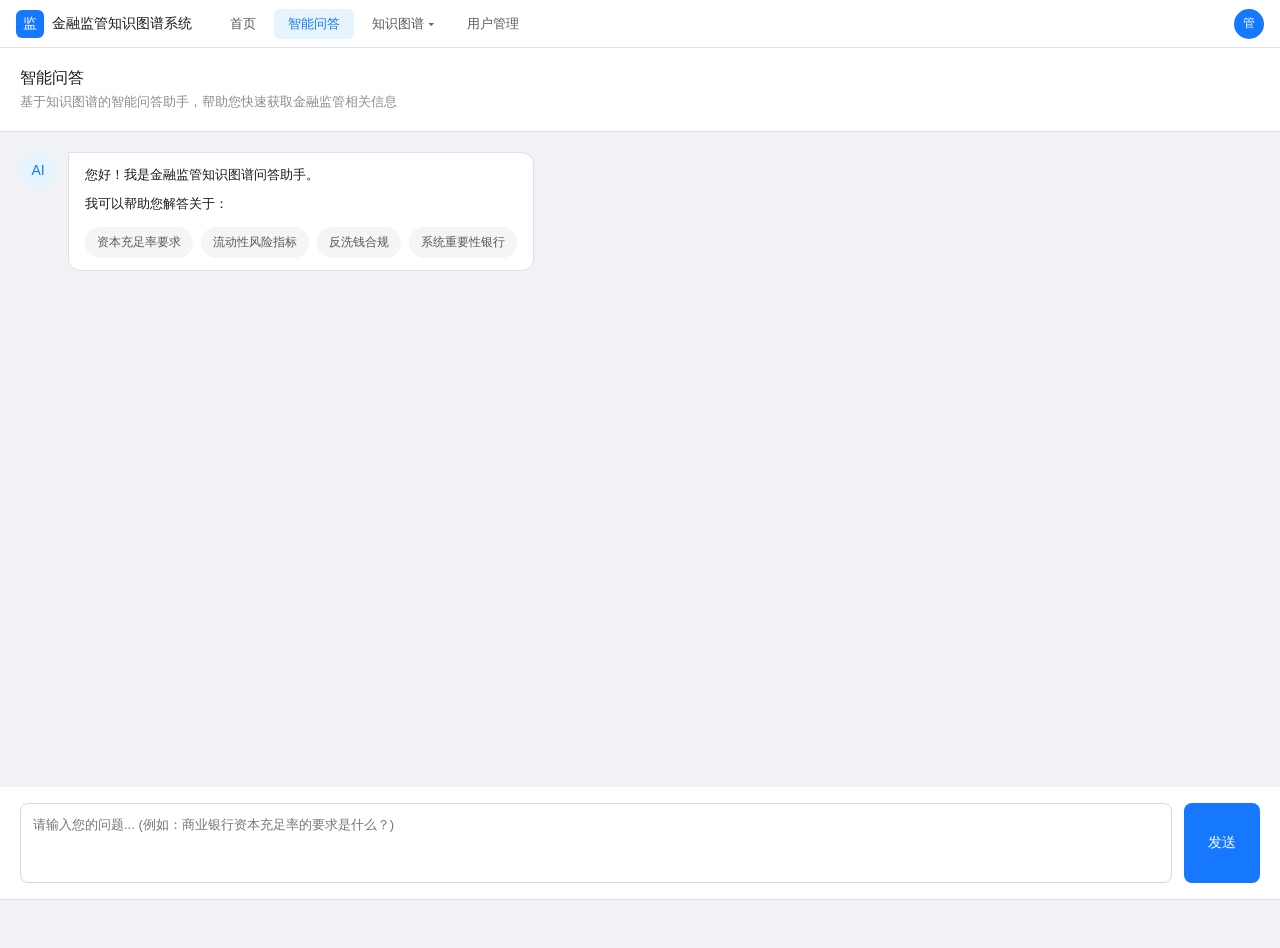
<file: kg-system/qa.html>
<!DOCTYPE html>
<html lang="zh-CN">
<head>
<meta charset="UTF-8">
<meta name="viewport" content="width=device-width, initial-scale=1.0">
<title>智能问答 - 金融监管知识图谱系统</title>
<link rel="stylesheet" href="css/styles.css">
<style>
  .qa-page {display:flex;height:100%;flex-direction:column}
  .qa-header {padding:20px;border-bottom:0.5px solid #e0e0e0;background:#fff}
  .qa-title {font-size:16px;font-weight:500;color:#1a1a1a;margin-bottom:4px}
  .qa-sub {font-size:13px;color:#8c8c8c}
  .qa-input-area {padding:16px 20px;background:#fff;border-bottom:0.5px solid #e0e0e0}
  .qa-input-row {display:flex;gap:12px;align-items:flex-end}
  .qa-input {
    flex:1;min-height:80px;border:0.5px solid #d9d9d9;border-radius:8px;
    padding:12px;font-size:13px;resize:none;outline:none;font-family:inherit
  }
  .qa-input:focus {border-color:#1677ff}
  .qa-send-btn {height:80px;padding:0 24px;background:#1677ff;color:#fff;border:none;border-radius:8px;font-size:14px;cursor:pointer}
  .qa-send-btn:hover {background:#0d6efd}
  .qa-messages {flex:1;overflow-y:auto;padding:20px}
  .qa-message {display:flex;gap:12px;margin-bottom:20px}
  .qa-message.user {flex-direction:row-reverse}
  .qa-avatar {width:36px;height:36px;border-radius:50%;display:flex;align-items:center;justify-content:center;font-size:14px;flex-shrink:0}
  .qa-avatar.ai {background:#e6f4ff;color:#1677ff}
  .qa-avatar.user {background:#f0f0f0;color:#595959}
  .qa-bubble {
    max-width:70%;padding:12px 16px;border-radius:12px;font-size:13px;line-height:1.6
  }
  .qa-bubble.ai {background:#fff;border:0.5px solid #e0e0e0;border-radius:0 12px 12px 12px}
  .qa-bubble.user {background:#1677ff;color:#fff;border-radius:12px 0 12px 12px}
  .qa-suggestions {display:flex;flex-wrap:wrap;gap:8px;margin-top:12px}
  .qa-suggestion {
    padding:6px 12px;background:#f5f5f5;border-radius:16px;font-size:12px;
    color:#595959;cursor:pointer;transition:all 0.15s
  }
  .qa-suggestion:hover {background:#e6f4ff;color:#1677ff}
  .qa-context {background:#f8f9fc;border-radius:8px;padding:12px;margin-top:8px;font-size:12px}
  .qa-context-title {font-weight:500;color:#1a1a1a;margin-bottom:4px}
  .qa-context-item {color:#595959;margin-bottom:4px}
</style>
</head>
<body>

<!-- Top Nav -->
<nav class="topnav">
  <div class="logo">
    <div class="logo-icon">监</div>
    <div class="logo-text">金融监管知识图谱系统</div>
  </div>
  <div class="nav-item" onclick="navigateTo('index')">首页</div>
  <div class="nav-item active" onclick="navigateTo('qa')">智能问答</div>
  <div class="nav-item kg" id="nav-kg" onclick="toggleKgMenu(event)">
    知识图谱 ▾
    <div class="kg-submenu" id="kgSubmenu">
      <div class="kg-submenu-item" onclick="navigateTo('docs');event.stopPropagation()">文档管理</div>
      <div class="kg-submenu-item" onclick="navigateTo('kg-manage');event.stopPropagation()">图谱管理</div>
      <div class="kg-submenu-item" onclick="navigateTo('kg-vis');event.stopPropagation()">图谱可视化</div>
    </div>
  </div>
  <div class="nav-item" onclick="navigateTo('users')">用户管理</div>
  <div class="nav-sep"></div>
  <div class="user-avatar">管</div>
</nav>

<!-- Main Layout -->
<div class="main-layout">
  <div class="content" style="background:#f0f2f5">
    <div class="qa-page">
      <div class="qa-header">
        <div class="qa-title">智能问答</div>
        <div class="qa-sub">基于知识图谱的智能问答助手，帮助您快速获取金融监管相关信息</div>
      </div>

      <div class="qa-messages" id="qaMessages">
        <div class="qa-message ai">
          <div class="qa-avatar ai">AI</div>
          <div class="qa-bubble ai">
            <div>您好！我是金融监管知识图谱问答助手。</div>
            <div style="margin-top:8px">我可以帮助您解答关于：</div>
            <div style="margin-top:8px">
              <div class="qa-suggestions">
                <span class="qa-suggestion" onclick="askQuestion('商业银行资本充足率的要求是什么？')">资本充足率要求</span>
                <span class="qa-suggestion" onclick="askQuestion('流动性风险监管指标有哪些？')">流动性风险指标</span>
                <span class="qa-suggestion" onclick="askQuestion('反洗钱合规要求是什么？')">反洗钱合规</span>
                <span class="qa-suggestion" onclick="askQuestion('系统重要性银行有哪些？')">系统重要性银行</span>
              </div>
            </div>
          </div>
        </div>
      </div>

      <div class="qa-input-area">
        <div class="qa-input-row">
          <textarea class="qa-input" id="qaInput" placeholder="请输入您的问题... (例如：商业银行资本充足率的要求是什么？)" onkeydown="if(event.key==='Enter' && !event.shiftKey) {event.preventDefault();sendQuestion();}"></textarea>
          <button class="qa-send-btn" onclick="sendQuestion()">发送</button>
        </div>
      </div>
    </div>
  </div>
</div>

<!-- Toast -->
<div class="toast hide" id="toast">
  <span style="color:#52c41a">✓</span>
  <span id="toastMsg"></span>
</div>

<script src="js/data.js"></script>
<script src="js/utils.js"></script>
<script>
// 示例问答对
const qaPairs = {
  '资本充足率': {
    answer: '根据《商业银行资本管理办法》，商业银行资本充足率要求如下：',
    context: [
      '核心一级资本充足率 ≥ 7.5%',
      '一级资本充足率 ≥ 8.5%',
      '资本充足率 ≥ 10.5%'
    ],
    sources: ['《商业银行资本充足率监管规定》']
  },
  '流动性': {
    answer: '流动性风险监管指标主要包括：',
    context: [
      '流动性覆盖率（LCR）≥ 100%',
      '净稳定资金比例（NSFR）≥ 100%',
      '流动性比例 ≥ 25%'
    ],
    sources: ['《商业银行流动性风险管理办法》']
  },
  '反洗钱': {
    answer: '金融机构反洗钱合规要求包括：',
    context: [
      '客户身份识别（KYC）',
      '大额和可疑交易报告',
      '客户尽职调查（CDD）',
      '反洗钱内控制度建设'
    ],
    sources: ['《金融机构反洗钱规定》']
  },
  '系统重要性银行': {
    answer: '系统重要性银行是指其经营中断或失败可能对金融体系和经济活动造成严重影响的银行。',
    context: [
      '附加资本要求更高',
      '需制定恢复和处置计划',
      '接受更严格的监管'
    ],
    sources: ['《系统重要性银行评估办法》']
  }
};

function sendQuestion() {
  const input = document.getElementById('qaInput');
  const question = input.value.trim();
  if (!question) return;

  addMessage(question, 'user');
  input.value = '';

  // 模拟AI思考
  setTimeout(() => {
    const answer = findAnswer(question);
    addMessage(answer.text, 'ai', answer.context);
  }, 800);
}

function askQuestion(q) {
  document.getElementById('qaInput').value = q;
  sendQuestion();
}

function findAnswer(question) {
  const lowerQ = question.toLowerCase();

  for (const [key, value] of Object.entries(qaPairs)) {
    if (lowerQ.includes(key)) {
      return {
        text: value.answer,
        context: value.context,
        sources: value.sources
      };
    }
  }

  // 默认回答
  return {
    text: '我正在分析您的问题。根据知识图谱中的相关信息，这个问题涉及多个监管领域。让我为您整理一下...',
    context: [
      '相关法规正在检索中',
      '监管指标正在匹配中',
      '建议您访问图谱可视化页面查看详细信息'
    ],
    sources: []
  };
}

function addMessage(text, type, context = null) {
  const container = document.getElementById('qaMessages');
  const msgEl = document.createElement('div');
  msgEl.className = 'qa-message ' + type;

  let content = `<div class="qa-bubble ${type}">${text}`;

  if (type === 'ai' && context && context.length > 0) {
    content += `<div class="qa-context"><div class="qa-context-title">📊 知识图谱检索结果：</div>${context.map(c => `<div class="qa-context-item">• ${c}</div>`).join('')}</div>`;
  }

  content += '</div>';
  msgEl.innerHTML = `<div class="qa-avatar ${type}">${type === 'ai' ? 'AI' : '我'}</div>${content}`;
  container.appendChild(msgEl);
  container.scrollTop = container.scrollHeight;
}
</script>
</body>
</html>
</file>
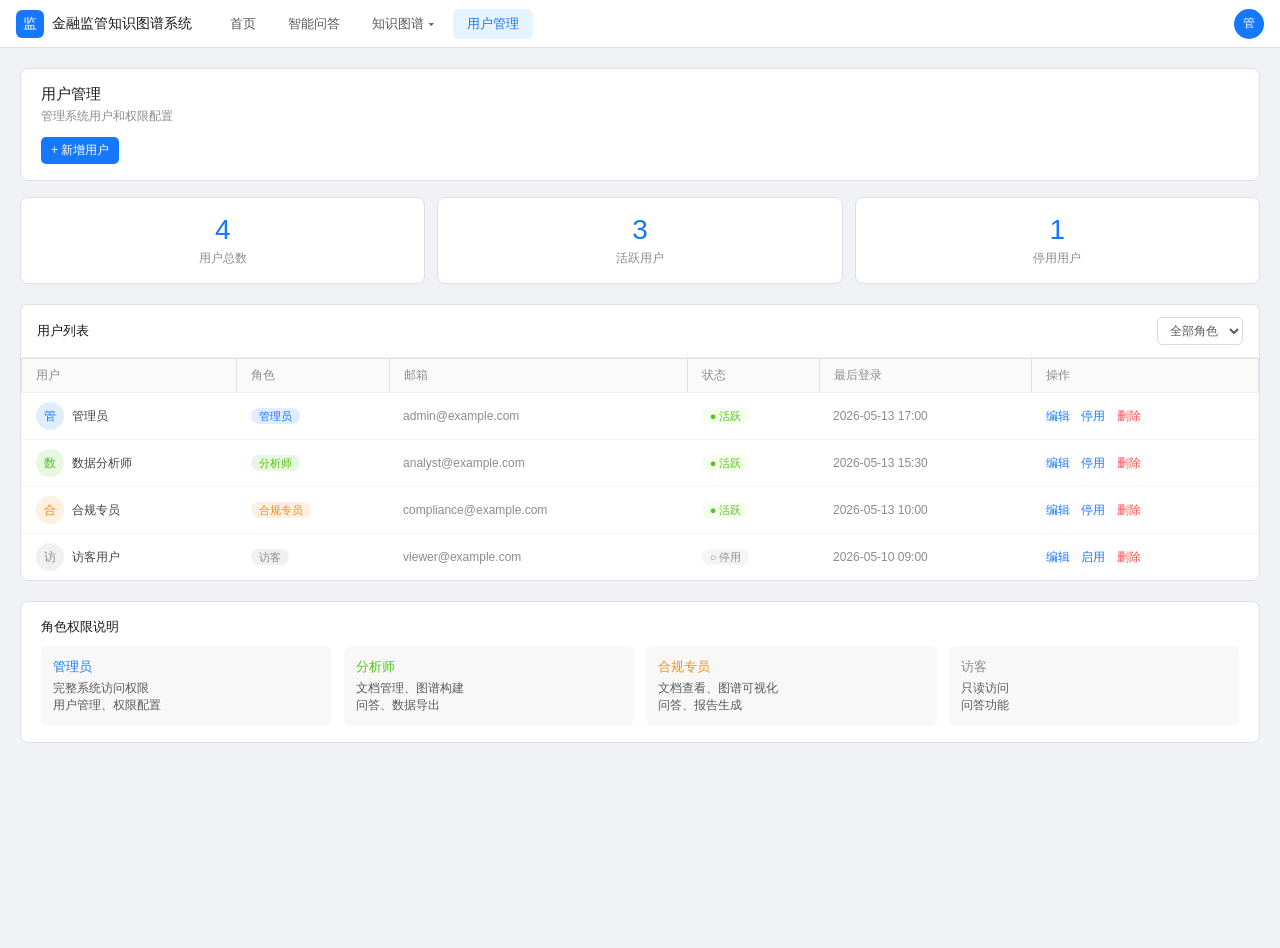
<file: kg-system/users.html>
<!DOCTYPE html>
<html lang="zh-CN">
<head>
<meta charset="UTF-8">
<meta name="viewport" content="width=device-width, initial-scale=1.0">
<title>用户管理 - 金融监管知识图谱系统</title>
<link rel="stylesheet" href="css/styles.css">
</head>
<body>

<!-- Top Nav -->
<nav class="topnav">
  <div class="logo">
    <div class="logo-icon">监</div>
    <div class="logo-text">金融监管知识图谱系统</div>
  </div>
  <div class="nav-item" onclick="navigateTo('index')">首页</div>
  <div class="nav-item" onclick="navigateTo('qa')">智能问答</div>
  <div class="nav-item kg" id="nav-kg" onclick="toggleKgMenu(event)">
    知识图谱 ▾
    <div class="kg-submenu" id="kgSubmenu">
      <div class="kg-submenu-item" onclick="navigateTo('docs');event.stopPropagation()">文档管理</div>
      <div class="kg-submenu-item" onclick="navigateTo('kg-manage');event.stopPropagation()">图谱管理</div>
      <div class="kg-submenu-item" onclick="navigateTo('kg-vis');event.stopPropagation()">图谱可视化</div>
    </div>
  </div>
  <div class="nav-item active" onclick="navigateTo('users')">用户管理</div>
  <div class="nav-sep"></div>
  <div class="user-avatar">管</div>
</nav>

<!-- Main Layout -->
<div class="main-layout">
  <div class="content" style="background:#f0f2f5">
    <div class="kg-page" style="padding:20px">
      <div class="kg-page-header">
        <div class="kg-page-title">用户管理</div>
        <div class="kg-page-sub">管理系统用户和权限配置</div>
        <div class="kg-header-actions">
          <button class="btn btn-primary" onclick="showAddUserModal()">+ 新增用户</button>
        </div>
      </div>

      <div class="stats-grid" style="grid-template-columns:repeat(3,1fr);margin-bottom:20px">
        <div class="stat-card"><div class="num">4</div><div class="lbl">用户总数</div></div>
        <div class="stat-card"><div class="num">3</div><div class="lbl">活跃用户</div></div>
        <div class="stat-card"><div class="num">1</div><div class="lbl">停用用户</div></div>
      </div>

      <div class="table-section">
        <div class="table-header">
          <div class="table-header-title">用户列表</div>
          <div class="table-filters">
            <select class="filter-select">
              <option value="">全部角色</option>
              <option value="admin">管理员</option>
              <option value="analyst">分析师</option>
              <option value="compliance">合规专员</option>
              <option value="viewer">访客</option>
            </select>
          </div>
        </div>
        <table class="data-table">
          <thead>
            <tr>
              <th>用户</th>
              <th>角色</th>
              <th>邮箱</th>
              <th>状态</th>
              <th>最后登录</th>
              <th>操作</th>
            </tr>
          </thead>
          <tbody id="userTableBody"></tbody>
        </table>
      </div>

      <!-- 角色说明 -->
      <div class="tag-section" style="margin-top:20px">
        <div class="tag-section-title">角色权限说明</div>
        <div style="display:grid;grid-template-columns:repeat(4,1fr);gap:12px">
          <div style="padding:12px;background:#f8f8f8;border-radius:6px">
            <div style="font-size:13px;font-weight:500;color:#1677ff;margin-bottom:4px">管理员</div>
            <div style="font-size:12px;color:#595959">完整系统访问权限<br>用户管理、权限配置</div>
          </div>
          <div style="padding:12px;background:#f8f8f8;border-radius:6px">
            <div style="font-size:13px;font-weight:500;color:#52c41a;margin-bottom:4px">分析师</div>
            <div style="font-size:12px;color:#595959">文档管理、图谱构建<br>问答、数据导出</div>
          </div>
          <div style="padding:12px;background:#f8f8f8;border-radius:6px">
            <div style="font-size:13px;font-weight:500;color:#fa8c16;margin-bottom:4px">合规专员</div>
            <div style="font-size:12px;color:#595959">文档查看、图谱可视化<br>问答、报告生成</div>
          </div>
          <div style="padding:12px;background:#f8f8f8;border-radius:6px">
            <div style="font-size:13px;font-weight:500;color:#8c8c8c;margin-bottom:4px">访客</div>
            <div style="font-size:12px;color:#595959">只读访问<br>问答功能</div>
          </div>
        </div>
      </div>
    </div>
  </div>
</div>

<!-- Add User Modal -->
<div class="modal-overlay hidden" id="addUserModal">
  <div class="modal">
    <div class="modal-header">
      <div class="modal-title">新增用户</div>
      <div class="modal-close" onclick="document.getElementById('addUserModal').classList.add('hidden')">×</div>
    </div>
    <div class="modal-body">
      <div class="form-group">
        <div class="form-label">用户名</div>
        <input class="form-input" id="addUserName" placeholder="请输入用户名" />
      </div>
      <div class="form-group">
        <div class="form-label">邮箱</div>
        <input class="form-input" id="addUserEmail" type="email" placeholder="请输入邮箱" />
      </div>
      <div class="form-group">
        <div class="form-label">角色</div>
        <select class="form-select" id="addUserRole">
          <option value="viewer">访客</option>
          <option value="compliance">合规专员</option>
          <option value="analyst">分析师</option>
          <option value="admin">管理员</option>
        </select>
      </div>
    </div>
    <div class="modal-footer">
      <button class="btn btn-outline" onclick="document.getElementById('addUserModal').classList.add('hidden')">取消</button>
      <button class="btn btn-primary" onclick="doAddUser()">保存</button>
    </div>
  </div>
</div>

<!-- Toast -->
<div class="toast hide" id="toast">
  <span style="color:#52c41a">✓</span>
  <span id="toastMsg"></span>
</div>

<script src="js/data.js"></script>
<script src="js/utils.js"></script>
<script>
const roleLabels = {
  admin: { label: '管理员', color: '#1677ff' },
  analyst: { label: '分析师', color: '#52c41a' },
  compliance: { label: '合规专员', color: '#fa8c16' },
  viewer: { label: '访客', color: '#8c8c8c' }
};

let localUsers = JSON.parse(JSON.stringify(users));

function renderUserTable() {
  const tbody = document.getElementById('userTableBody');
  tbody.innerHTML = localUsers.map(u => {
    const role = roleLabels[u.role] || { label: u.role, color: '#8c8c8c' };
    return `<tr>
      <td>
        <div style="display:flex;align-items:center;gap:8px">
          <div style="width:28px;height:28px;border-radius:50%;background:${role.color}22;color:${role.color};display:flex;align-items:center;justify-content:center;font-size:12px">${u.name.charAt(0)}</div>
          <span style="font-weight:500">${u.name}</span>
        </div>
      </td>
      <td><span style="font-size:11px;padding:2px 8px;border-radius:10px;background:${role.color}22;color:${role.color}">${role.label}</span></td>
      <td style="color:#8c8c8c">${u.email}</td>
      <td><span style="font-size:11px;padding:2px 8px;border-radius:10px;background:${u.status === 'active' ? '#f6ffed' : '#f5f5f5'};color:${u.status === 'active' ? '#52c41a' : '#8c8c8c'}">${u.status === 'active' ? '● 活跃' : '○ 停用'}</span></td>
      <td style="color:#8c8c8c">${u.lastLogin}</td>
      <td>
        <span class="op-link">编辑</span>
        <span class="op-link" onclick="toggleUserStatus(${u.id})">${u.status === 'active' ? '停用' : '启用'}</span>
        <span class="op-link danger" onclick="deleteUser(${u.id})">删除</span>
      </td>
    </tr>`;
  }).join('');
}

function showAddUserModal() {
  document.getElementById('addUserName').value = '';
  document.getElementById('addUserEmail').value = '';
  document.getElementById('addUserRole').value = 'viewer';
  document.getElementById('addUserModal').classList.remove('hidden');
}

function doAddUser() {
  const name = document.getElementById('addUserName').value.trim();
  const email = document.getElementById('addUserEmail').value.trim();
  const role = document.getElementById('addUserRole').value;
  if (!name || !email) { showToast('请填写完整信息'); return; }

  const newId = Math.max(...localUsers.map(u => u.id)) + 1;
  localUsers.push({
    id: newId, name, email, role, status: 'active',
    lastLogin: new Date().toISOString().slice(0, 16).replace('T', ' ')
  });
  renderUserTable();
  document.getElementById('addUserModal').classList.add('hidden');
  showToast('用户添加成功');
}

function toggleUserStatus(id) {
  const user = localUsers.find(u => u.id === id);
  if (user) {
    user.status = user.status === 'active' ? 'inactive' : 'active';
    renderUserTable();
    showToast(`用户已${user.status === 'active' ? '启用' : '停用'}`);
  }
}

function deleteUser(id) {
  if (confirm('确定要删除该用户吗？')) {
    localUsers = localUsers.filter(u => u.id !== id);
    renderUserTable();
    showToast('用户已删除');
  }
}

// 初始化
renderUserTable();
</script>
</body>
</html>
</file>
<file: kg-system/css/styles.css>
/* ========================================
   金融监管知识图谱系统 - 公共样式
   ======================================== */

/* Reset */
*{margin:0;padding:0;box-sizing:border-box}

body{
  font-family:-apple-system,BlinkMacSystemFont,'Segoe UI','PingFang SC','Microsoft YaHei',sans-serif;
  font-size:13px;color:#1a1a1a;background:#f0f2f5;height:100vh;overflow:hidden
}

/* Scrollbar */
::-webkit-scrollbar{width:5px;height:5px}
::-webkit-scrollbar-track{background:transparent}
::-webkit-scrollbar-thumb{background:#e0e0e0;border-radius:3px}
::-webkit-scrollbar-thumb:hover{background:#bfbfbf}

/* Top Nav */
.topnav{
  display:flex;align-items:center;height:48px;
  background:#fff;border-bottom:0.5px solid #e0e0e0;
  padding:0 16px;gap:4px;position:fixed;top:0;left:0;right:0;z-index:100
}
.topnav .logo{display:flex;align-items:center;gap:8px;margin-right:20px}
.topnav .logo-icon{
  width:28px;height:28px;background:#1677ff;border-radius:6px;
  display:flex;align-items:center;justify-content:center;color:#fff;font-size:14px;font-weight:500
}
.topnav .logo-text{font-size:14px;font-weight:500;color:#1a1a1a}
.nav-item{
  padding:6px 14px;border-radius:6px;cursor:pointer;
  font-size:13px;color:#595959;white-space:nowrap;transition:background 0.15s
}
.nav-item:hover{background:#f5f5f5;color:#1a1a1a}
.nav-item.active{color:#1677ff;background:#e6f4ff}
.nav-item.active.kg{color:#1677ff}
.nav-item{position:relative}
.kg-submenu{
  position:absolute;top:100%;left:0;background:#fff;
  border:0.5px solid #e0e0e0;border-radius:6px;
  box-shadow:0 4px 12px rgba(0,0,0,0.1);padding:4px 0;min-width:140px;
  display:none;z-index:200;margin-top:4px
}
.kg-submenu.show{display:block}
.kg-submenu-item{
  padding:8px 16px;font-size:13px;color:#595959;
  cursor:pointer;white-space:nowrap;transition:all 0.15s
}
.kg-submenu-item:hover{background:#f0f6ff;color:#1677ff}
.nav-sep{flex:1}
.user-avatar{
  width:30px;height:30px;border-radius:50%;background:#1677ff;color:#fff;
  display:flex;align-items:center;justify-content:center;font-size:12px;font-weight:500;cursor:pointer
}

/* Layout */
.main-layout{display:flex;height:calc(100vh - 48px);margin-top:48px}

/* Sidebar */
.sidebar{
  width:260px;background:#fff;border-right:0.5px solid #e0e0e0;
  display:flex;flex-direction:column;flex-shrink:0
}
.sidebar-header{padding:12px 16px;border-bottom:0.5px solid #f0f0f0}
.sidebar-title{font-size:14px;font-weight:500;color:#1a1a1a;margin-bottom:10px}
.sidebar-actions{display:flex;gap:6px}

/* Buttons */
.btn{
  display:inline-flex;align-items:center;gap:4px;padding:5px 10px;
  border-radius:5px;font-size:12px;cursor:pointer;border:none;white-space:nowrap;transition:all 0.15s
}
.btn-primary{background:#1677ff;color:#fff}
.btn-primary:hover{background:#0d6efd}
.btn-outline{background:#fff;color:#595959;border:0.5px solid #d9d9d9}
.btn-outline:hover{background:#fafafa;color:#1a1a1a}
.btn-success{background:#52c41a;color:#fff}
.btn-success:hover{background:#49b318}
.btn-danger{background:#ff4d4f;color:#fff}
.btn-danger:hover{background:#e84446}
.btn-warning{background:#fa8c16;color:#fff}

/* Search Box */
.search-box{padding:10px 16px;border-bottom:0.5px solid #f0f0f0}
.search-input{
  width:100%;height:30px;border:0.5px solid #d9d9d9;border-radius:5px;
  padding:0 10px;font-size:12px;color:#595959;outline:none;background:#fafafa
}
.search-input:focus{border-color:#1677ff;background:#fff}

/* Tree Area */
.tree-area{flex:1;overflow-y:auto;padding:8px 0}
.tree-dir{cursor:pointer}
.tree-dir-header{
  display:flex;align-items:center;gap:6px;padding:6px 16px;
  cursor:pointer;transition:background 0.12s
}
.tree-dir-header:hover{background:#f5f5f5}
.tree-arrow{width:14px;color:#999;font-size:11px;transition:transform 0.2s;display:inline-block}
.tree-arrow.open{transform:rotate(90deg)}
.dir-icon{color:#faad14;font-size:14px}
.dir-name{flex:1;font-size:13px;color:#1a1a1a}
.dir-count{font-size:11px;color:#999;padding:0 4px}
.tree-files{padding-left:8px}
.tree-file{
  display:flex;align-items:center;gap:6px;padding:5px 16px 5px 32px;
  cursor:pointer;border-radius:0;transition:background 0.12s;position:relative
}
.tree-file:hover{background:#f0f6ff}
.tree-file.selected{background:#e6f4ff}
.file-type-badge{font-size:10px;padding:1px 4px;border-radius:3px;font-weight:500;flex-shrink:0}
.badge-pdf{background:#fff1f0;color:#cf1322;border:0.5px solid #ffa39e}
.badge-xlsx{background:#f6ffed;color:#389e0d;border:0.5px solid #b7eb8f}
.badge-word{background:#e6f4ff;color:#096dd9;border:0.5px solid #91d5ff}
.file-name{flex:1;font-size:12px;color:#262626;overflow:hidden;text-overflow:ellipsis;white-space:nowrap}
.file-status{width:14px;height:14px;flex-shrink:0}
.status-built{color:#52c41a;font-size:12px}
.status-unbuilt{color:#d9d9d9;font-size:12px}

/* Content area */
.content{flex:1;display:flex;flex-direction:column;overflow:hidden;background:#f0f2f5}

/* Stats bar */
.stats-bar{
  background:#fff;border-bottom:0.5px solid #e0e0e0;padding:8px 20px;
  display:flex;align-items:center;gap:8px;flex-shrink:0
}
.stat-chip{
  display:flex;align-items:center;gap:5px;padding:4px 10px;border-radius:16px;
  font-size:12px;cursor:pointer;border:0.5px solid #e0e0e0;color:#595959;background:#fff;transition:all 0.15s
}
.stat-chip:hover{border-color:#1677ff;color:#1677ff}
.stat-chip.active{background:#e6f4ff;border-color:#91caff;color:#1677ff}
.stat-chip .count{font-weight:500}

/* Doc view */
.doc-view{flex:1;overflow:hidden;display:flex;flex-direction:column}
.doc-header{background:#fff;border-bottom:0.5px solid #e0e0e0;padding:12px 20px;flex-shrink:0}
.doc-title-row{display:flex;align-items:center;justify-content:space-between;margin-bottom:8px}
.doc-title{font-size:15px;font-weight:500;color:#1a1a1a}
.doc-actions{display:flex;gap:6px;align-items:center}
.doc-meta-row{display:flex;align-items:center;gap:6px;margin-bottom:8px}
.doc-tag{font-size:11px;padding:2px 7px;border-radius:3px;font-weight:500}
.doc-tag-pdf{background:#fff1f0;color:#cf1322;border:0.5px solid #ffa39e}
.doc-tag-unbuilt{background:#fff;color:#8c8c8c;border:0.5px solid #d9d9d9}
.doc-tag-built{background:#f6ffed;color:#389e0d;border:0.5px solid #b7eb8f}
.doc-info{display:flex;align-items:center;gap:16px;font-size:12px;color:#8c8c8c}
.doc-content-tabs{display:flex;gap:0;border-bottom:0.5px solid #e0e0e0;margin-top:8px}
.doc-tab{padding:6px 14px;font-size:12px;cursor:pointer;color:#8c8c8c;border-bottom:2px solid transparent;margin-bottom:-1px}
.doc-tab.active{color:#1677ff;border-bottom-color:#1677ff;font-weight:500}
.doc-body{flex:1;overflow-y:auto;background:#f8f8f8;display:flex;flex-direction:column}

/* PDF Preview */
.pdf-preview{padding:16px;display:flex;gap:16px}
.pdf-thumbs{display:flex;flex-direction:column;gap:8px;width:100px;flex-shrink:0}
.pdf-thumb{background:#fff;border:0.5px solid #e0e0e0;border-radius:4px;overflow:hidden;cursor:pointer;text-align:center}
.pdf-thumb.active{border-color:#1677ff}
.pdf-thumb-img{
  width:100%;height:72px;background:linear-gradient(135deg,#f0f2f5 0%,#e8eaed 100%);
  display:flex;align-items:center;justify-content:center;color:#bfbfbf;font-size:10px
}
.pdf-thumb-num{font-size:10px;color:#8c8c8c;padding:2px 0}
.pdf-main{flex:1;background:#fff;border:0.5px solid #e0e0e0;border-radius:6px;padding:24px;min-height:400px}
.pdf-content-title{font-size:16px;font-weight:500;text-align:center;margin-bottom:8px;color:#1a1a1a}
.pdf-content-sub{font-size:12px;text-align:center;color:#8c8c8c;margin-bottom:4px}
.pdf-content-inst{font-size:11px;text-align:center;color:#8c8c8c;margin-bottom:16px}
.pdf-content-abs{background:#f8f8f8;border-left:3px solid #1677ff;padding:12px 14px;margin-bottom:12px;font-size:12px;line-height:1.7;color:#434343}
.pdf-content-label{font-size:11px;color:#8c8c8c;font-weight:500;margin-bottom:4px}
.pdf-content-body{font-size:12px;line-height:1.8;color:#434343}

/* Extracted content */
.extract-content{padding:16px}
.extract-header{display:flex;align-items:center;justify-content:space-between;margin-bottom:12px}
.extract-title{font-size:13px;font-weight:500;color:#1a1a1a}
.extract-count{font-size:12px;color:#8c8c8c}
.extract-body{background:#fff;border-radius:6px;border:0.5px solid #e0e0e0;padding:16px;font-size:12px;line-height:1.9;color:#434343}
.extract-body table{width:100%;border-collapse:collapse;margin-top:8px}
.extract-body td,th{border:0.5px solid #e0e0e0;padding:6px 10px;font-size:12px}
.extract-body th{background:#fafafa;font-weight:500}

/* KG Management */
.kg-page{flex:1;overflow-y:auto;padding:20px}
.kg-page-header{background:#fff;border-radius:8px;padding:16px 20px;margin-bottom:16px;border:0.5px solid #e0e0e0}
.kg-page-title{font-size:15px;font-weight:500;color:#1a1a1a;margin-bottom:4px}
.kg-page-sub{font-size:12px;color:#8c8c8c}
.kg-header-actions{display:flex;gap:8px;margin-top:12px}

/* Stats cards */
.stats-grid{display:grid;grid-template-columns:repeat(4,1fr);gap:12px;margin-bottom:16px}
.stat-card{background:#fff;border-radius:8px;padding:16px;border:0.5px solid #e0e0e0;text-align:center}
.stat-card .num{font-size:28px;font-weight:500;color:#1677ff;margin-bottom:4px}
.stat-card .lbl{font-size:12px;color:#8c8c8c}

/* Tag cloud */
.tag-section{background:#fff;border-radius:8px;padding:16px 20px;margin-bottom:16px;border:0.5px solid #e0e0e0}
.tag-section-title{font-size:13px;font-weight:500;color:#1a1a1a;margin-bottom:10px}
.tag-cloud{display:flex;flex-wrap:wrap;gap:6px}
.tag-item{display:inline-flex;align-items:center;gap:4px;font-size:12px;padding:3px 8px;border-radius:12px;cursor:pointer;transition:all 0.15s}

/* Node mgmt table */
.table-section{background:#fff;border-radius:8px;padding:0;border:0.5px solid #e0e0e0;overflow:hidden;margin-bottom:16px}
.table-header{display:flex;align-items:center;justify-content:space-between;padding:12px 16px;border-bottom:0.5px solid #f0f0f0}
.table-header-title{font-size:13px;font-weight:500;color:#1a1a1a}
.table-filters{display:flex;gap:8px;align-items:center}
.filter-select{
  height:28px;border:0.5px solid #d9d9d9;border-radius:5px;padding:0 8px;
  font-size:12px;color:#595959;outline:none;background:#fff;cursor:pointer
}
table.data-table{width:100%;border-collapse:collapse}
table.data-table th{background:#fafafa;font-size:12px;font-weight:500;color:#8c8c8c;padding:8px 14px;text-align:left;border-bottom:0.5px solid #f0f0f0;white-space:nowrap}
table.data-table td{font-size:12px;color:#434343;padding:9px 14px;border-bottom:0.5px solid #f5f5f5}
table.data-table tr:last-child td{border-bottom:none}
table.data-table tr:hover td{background:#fafafe}
.node-dot{display:inline-block;width:8px;height:8px;border-radius:50%;margin-right:5px}
.op-link{color:#1677ff;cursor:pointer;font-size:12px;margin-right:8px}
.op-link:hover{text-decoration:underline}
.op-link.danger{color:#ff4d4f}

/* KG Visualization */
.vis-page{flex:1;overflow:hidden;position:relative}
.vis-toolbar{
  position:absolute;top:12px;left:50%;transform:translateX(-50%);
  display:flex;gap:6px;z-index:10;background:#fff;border-radius:20px;
  padding:5px 10px;border:0.5px solid #e0e0e0
}
.vis-tool-btn{
  padding:4px 10px;border-radius:14px;font-size:12px;cursor:pointer;
  color:#595959;border:none;background:transparent;transition:all 0.15s
}
.vis-tool-btn:hover{background:#f0f0f0;color:#1a1a1a}
.vis-tool-btn.active{background:#e6f4ff;color:#1677ff}
.vis-legend{position:absolute;right:16px;top:140px;background:#fff;border:0.5px solid #e0e0e0;border-radius:8px;padding:12px 14px;z-index:10}
.vis-legend-title{font-size:12px;font-weight:500;color:#1a1a1a;margin-bottom:8px}
.vis-legend-item{display:flex;align-items:center;gap:6px;margin-bottom:5px;font-size:11px;color:#595959;cursor:pointer}
.vis-legend-dot{width:10px;height:10px;border-radius:50%;flex-shrink:0}
.vis-rel-filter-item{display:flex;align-items:center;gap:4px;font-size:12px;color:#595959;cursor:pointer;white-space:nowrap}
.vis-rel-filter-item input[type="checkbox"]{width:14px;height:14px;cursor:pointer;accent-color:#1677ff}
.vis-rel-filter-item.disabled{color:#bfbfbf;opacity:0.6}
.vis-svg{width:100%;height:100%}
.vis-node{cursor:pointer;transition:opacity 0.2s}
.vis-node:hover .node-circle{stroke-width:2.5}
.vis-label{font-size:10px;fill:#1a1a1a;text-anchor:middle;pointer-events:none}
.vis-edge-label{font-size:9px;fill:#8c8c8c}

/* Tabs */
.sub-tabs{display:flex;padding:12px 20px 0;gap:0;background:#fff;border-bottom:0.5px solid #e0e0e0}
.sub-tab{padding:8px 16px;font-size:13px;cursor:pointer;color:#8c8c8c;border-bottom:2px solid transparent;margin-bottom:-1px;transition:all 0.15s}
.sub-tab:hover{color:#1a1a1a}
.sub-tab.active{color:#1677ff;border-bottom-color:#1677ff;font-weight:500}

/* Toast */
.toast{
  position:fixed;top:64px;left:50%;transform:translateX(-50%);
  background:#fff;border:0.5px solid #b7eb8f;border-radius:8px;
  padding:10px 16px;font-size:13px;color:#389e0d;z-index:2000;
  display:flex;align-items:center;gap:8px;box-shadow:0 4px 12px rgba(0,0,0,0.1)
}
.toast.hide{display:none}

/* Modal */
.modal-overlay{position:fixed;top:0;left:0;right:0;bottom:0;background:rgba(0,0,0,0.45);z-index:1000;display:flex;align-items:center;justify-content:center}
.modal{background:#fff;border-radius:10px;width:460px;max-width:90vw;overflow:hidden}
.modal-header{padding:16px 20px;border-bottom:0.5px solid #f0f0f0;display:flex;align-items:center;justify-content:space-between}
.modal-title{font-size:14px;font-weight:500;color:#1a1a1a}
.modal-close{cursor:pointer;color:#8c8c8c;font-size:18px;line-height:1}
.modal-body{padding:20px}
.modal-footer{padding:12px 20px;border-top:0.5px solid #f0f0f0;display:flex;justify-content:flex-end;gap:8px}

/* Build Modal */
.build-option{display:flex;align-items:flex-start;gap:10px;padding:12px 14px;border-radius:8px;border:0.5px solid #e0e0e0;cursor:pointer;margin-bottom:10px;transition:all 0.15s}
.build-option:hover{border-color:#1677ff;background:#f0f6ff}
.build-option.selected{border-color:#1677ff;background:#e6f4ff}
.build-option-radio{width:16px;height:16px;border-radius:50%;border:2px solid #d9d9d9;flex-shrink:0;margin-top:1px;position:relative}
.build-option.selected .build-option-radio{border-color:#1677ff}
.build-option.selected .build-option-radio::after{content:'';position:absolute;top:2px;left:2px;right:2px;bottom:2px;border-radius:50%;background:#1677ff}
.build-option-info .label{font-size:13px;font-weight:500;color:#1a1a1a;margin-bottom:2px}
.build-option-info .desc{font-size:12px;color:#8c8c8c}

/* Progress bar */
.build-progress{background:#f6ffed;border:0.5px solid #b7eb8f;border-radius:8px;padding:14px 16px;margin-bottom:12px}
.progress-title{display:flex;align-items:center;gap:8px;margin-bottom:8px}
.progress-dot{width:8px;height:8px;border-radius:50%;background:#52c41a;animation:pulse 1s infinite}
@keyframes pulse{0%,100%{opacity:1}50%{opacity:0.4}}
.progress-label{font-size:13px;font-weight:500;color:#1a1a1a}
.progress-link{font-size:12px;color:#1677ff;cursor:pointer;margin-left:auto}
.progress-bar-wrap{background:#e0e0e0;border-radius:4px;height:6px;margin-bottom:6px;overflow:hidden}
.progress-bar-fill{height:100%;border-radius:4px;background:#52c41a;transition:width 0.5s ease}
.progress-pct{font-size:12px;color:#52c41a;text-align:right}
.progress-step{font-size:12px;color:#8c8c8c}

/* Form Elements */
.form-group{margin-bottom:14px}
.form-label{font-size:12px;color:#8c8c8c;margin-bottom:6px;display:block}
.form-input{
  width:100%;height:32px;border:0.5px solid #d9d9d9;border-radius:5px;
  padding:0 10px;font-size:13px;outline:none
}
.form-input:focus{border-color:#1677ff}
.form-input[readonly]{background:#f5f5f5;color:#8c8c8c}
.form-textarea{
  width:100%;height:80px;border:0.5px solid #d9d9d9;border-radius:5px;
  padding:8px 10px;font-size:13px;outline:none;resize:none
}
.form-select{
  width:100%;height:32px;border:0.5px solid #d9d9d9;border-radius:5px;
  padding:0 8px;font-size:13px;outline:none;background:#fff;cursor:pointer
}

/* Upload Area */
.upload-area{
  border:1.5px dashed #d9d9d9;border-radius:8px;padding:32px;
  text-align:center;color:#8c8c8c;cursor:pointer;transition:all 0.15s
}
.upload-area:hover{border-color:#1677ff}

/* Utility */
.hidden{display:none!important}
.text-center{text-align:center}
.text-right{text-align:right}
.mt-8{margin-top:8px}
.mb-12{margin-bottom:12px}
.flex-center{display:flex;align-items:center;justify-content:center}
.gap-8{display:flex;gap:8px}

/* Empty State */
.empty-state{
  flex:1;display:flex;align-items:center;justify-content:center;
  color:#bfbfbf;flex-direction:column;gap:12px
}
.empty-state-icon{font-size:40px}
.empty-state-text{font-size:14px}
</file>
